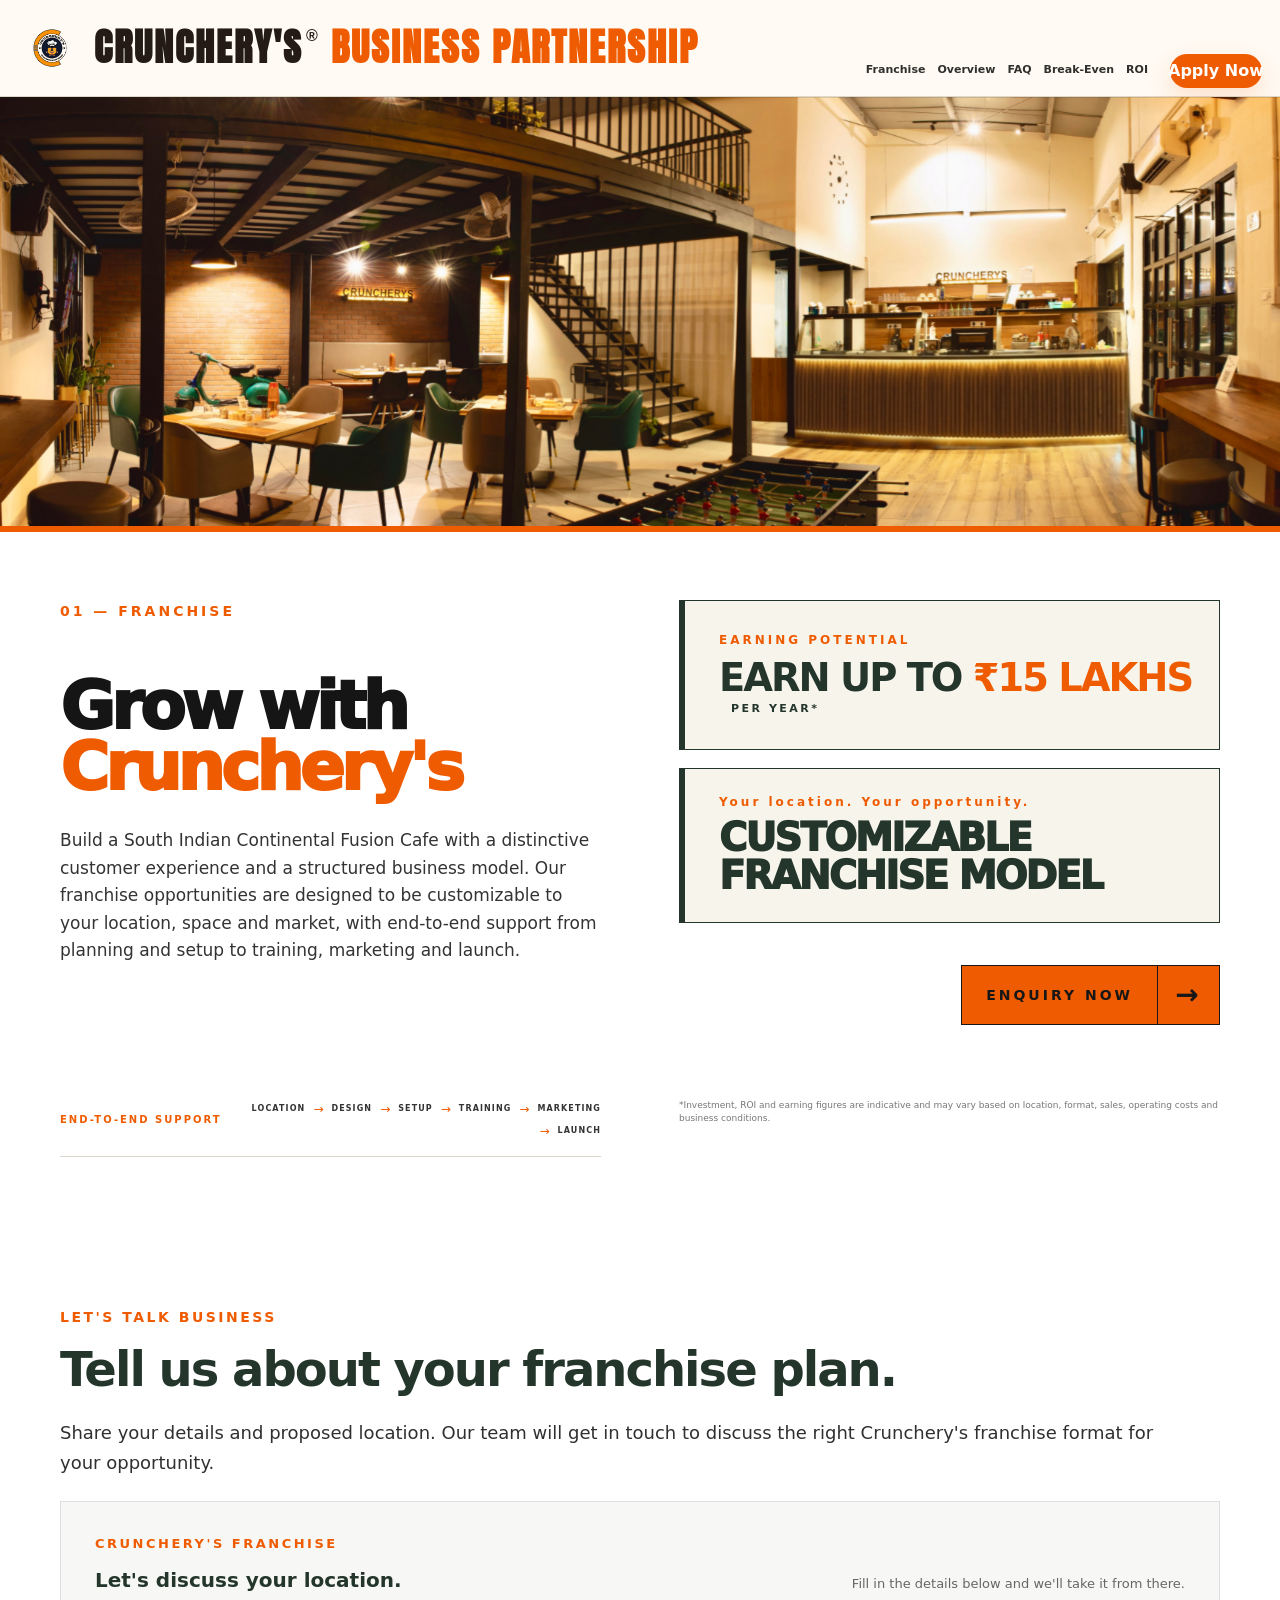
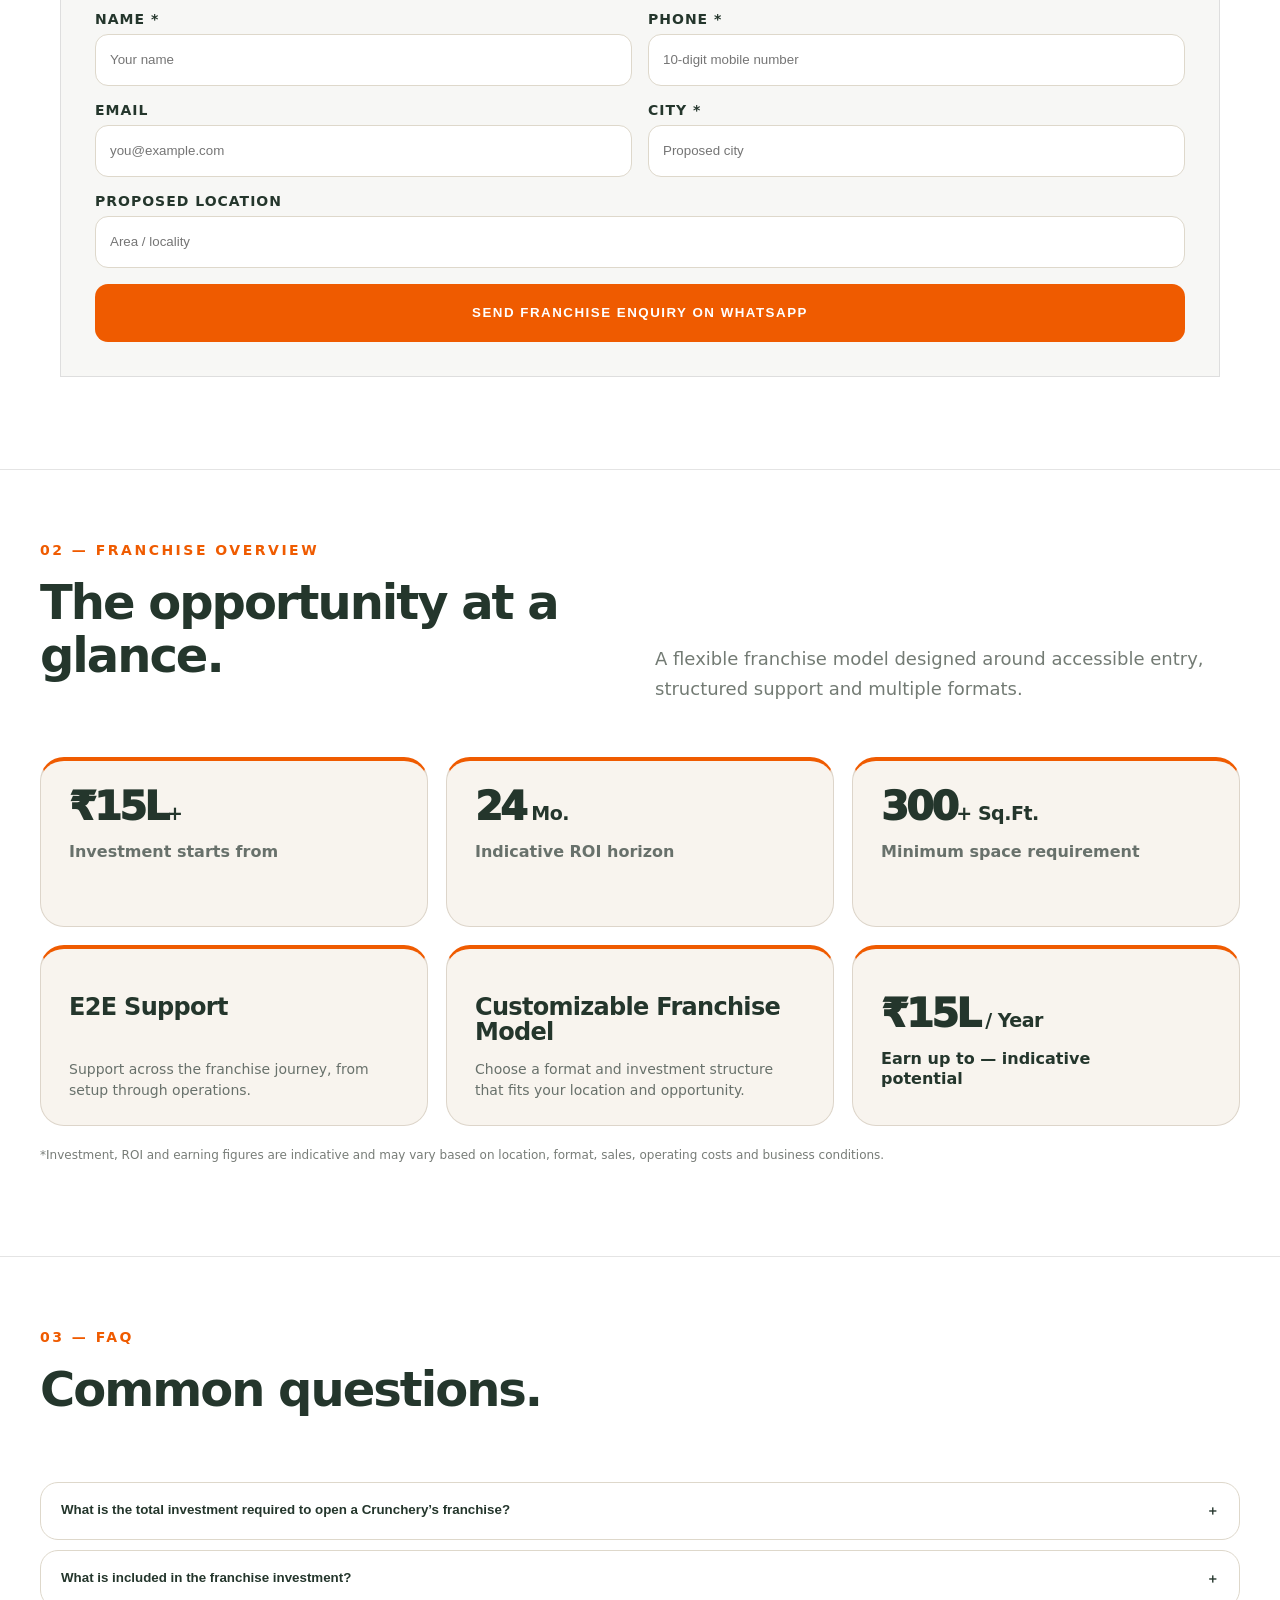
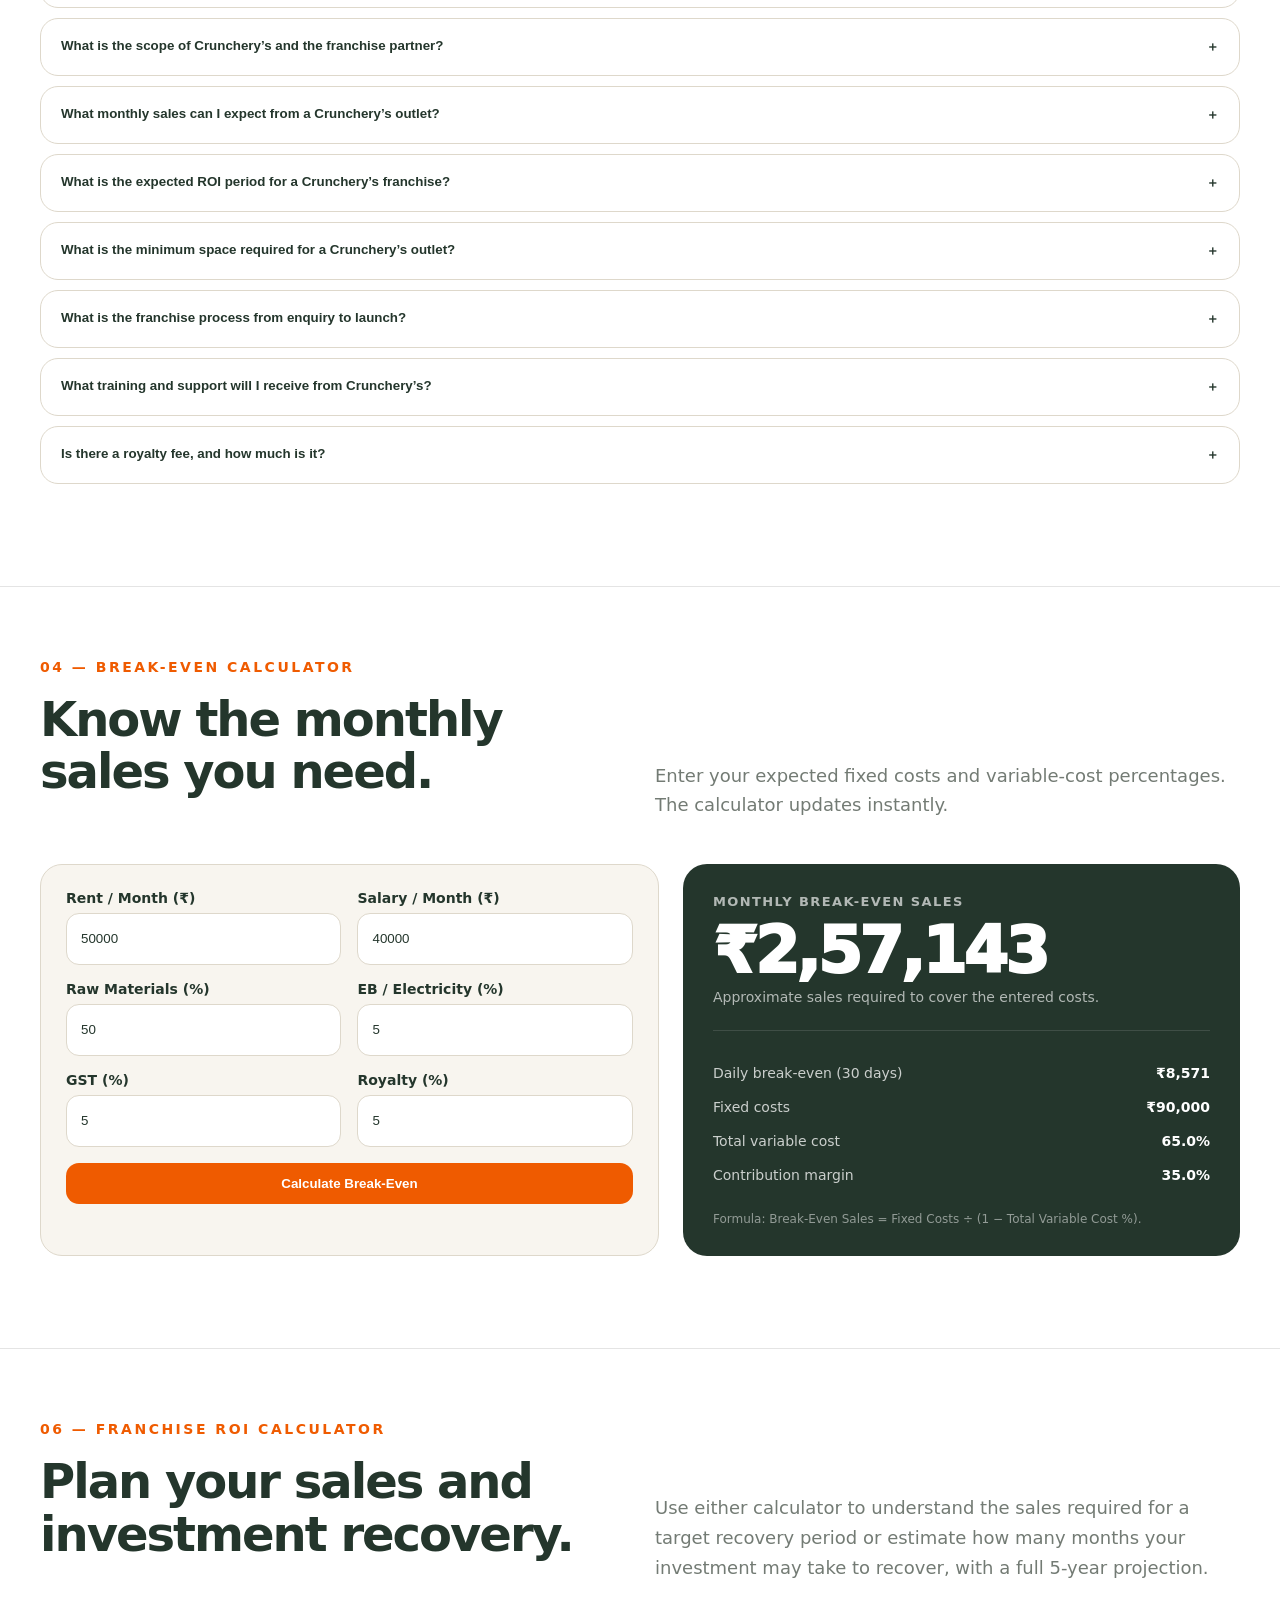
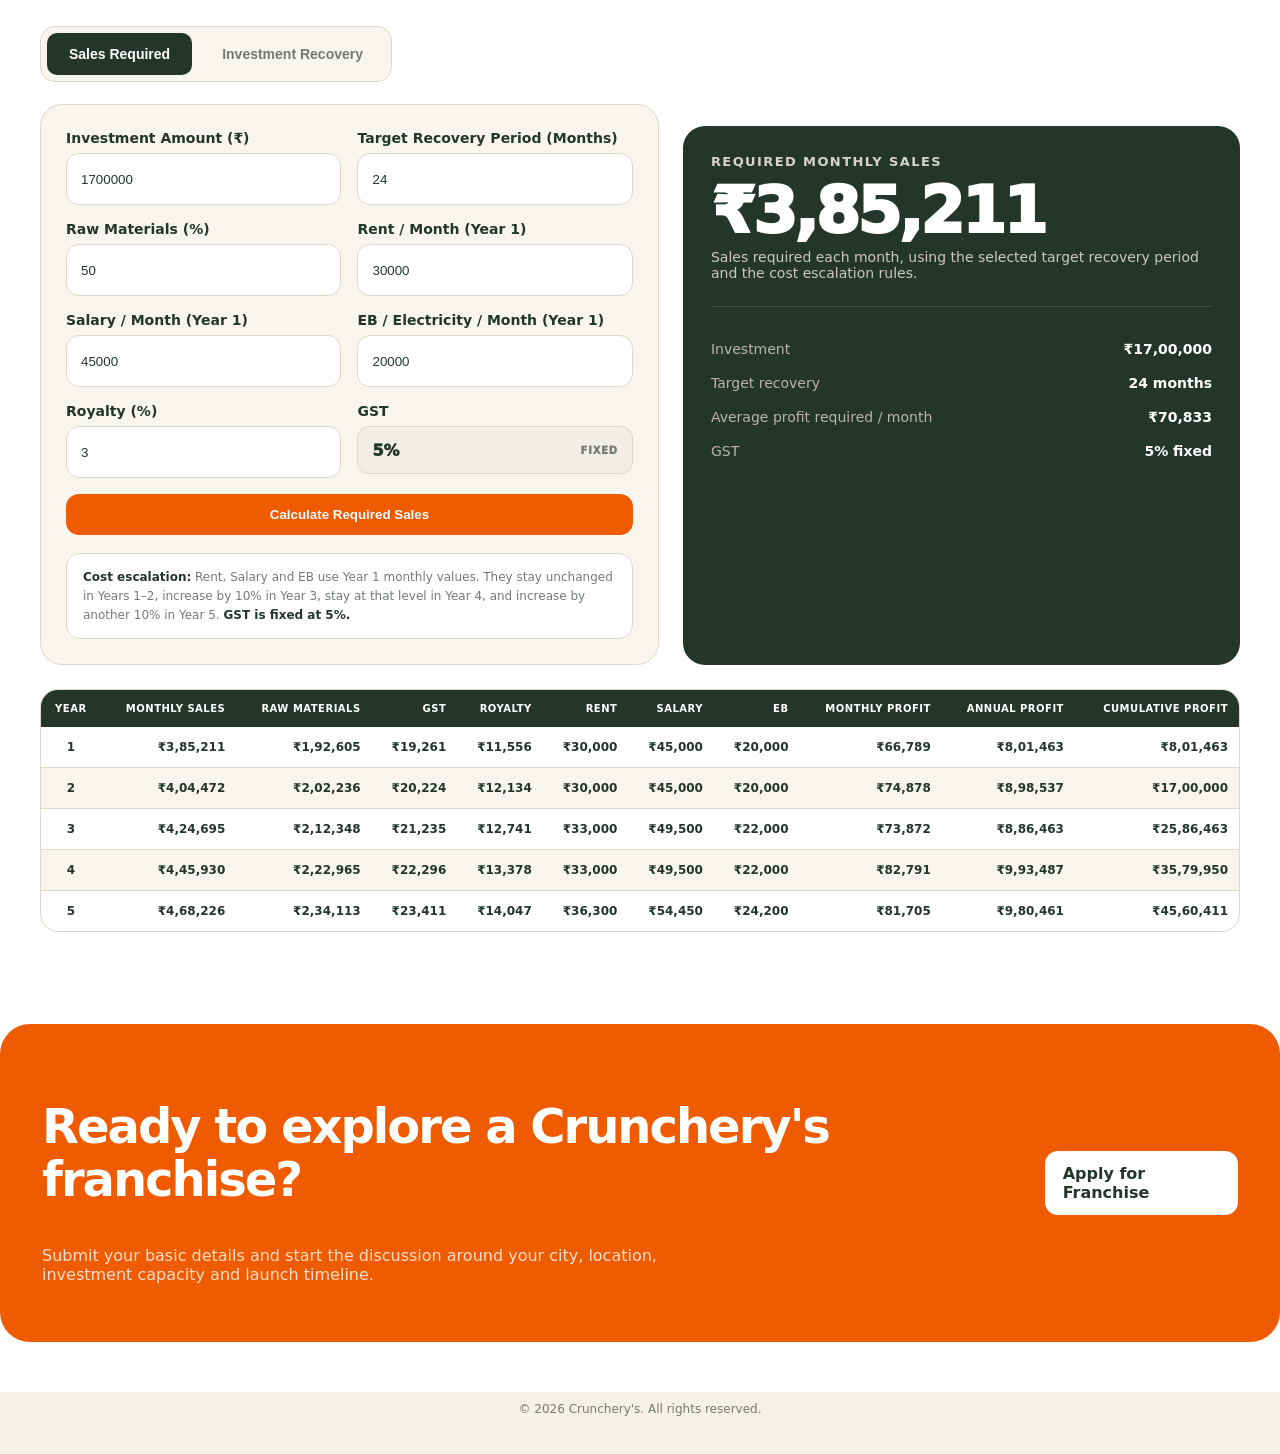
<file: franchise/index.html>
<!DOCTYPE html>
<html lang="en">
<head>
  <meta charset="UTF-8">
  <meta name="viewport" content="width=device-width, initial-scale=1.0">
  <meta name="description" content="Crunchery's Franchise – South Indian Continental Fusion Cafe. Explore investment, setup, break-even and franchise opportunities.">
  <title>Crunchery's Franchise | South Indian Continental Fusion Cafe</title>
    <style>
 @import url('https://fonts.googleapis.com/css2?family=Anton&display=swap');
/* =========================================================
   CRUNCHERY'S FRANCHISE PAGE
   SCOPED CSS
   Prevents Squarespace / existing website CSS conflicts
   ========================================================= */

:root{
  --fr-bg:#f6f1e7;
  --fr-card:#ffffff;
  --fr-text:#24362c;
  --fr-muted:#737b74;
  --fr-line:#ded8cb;
  --fr-accent:#ef5b00;
  --fr-dark:#24362c;
  --fr-good:#16834b;
  --fr-soft:#f8f5ef;
}


/* =========================================================
   PAGE RESET
   ========================================================= */

#franchise-page-only,
#franchise-page-only *{
  box-sizing:border-box;
}

html{
  scroll-behavior:smooth;
}

body{
  margin:0;
  background:var(--fr-bg);
  color:var(--fr-text);
  font-family:
    Inter,
    system-ui,
    -apple-system,
    BlinkMacSystemFont,
    "Segoe UI",
    sans-serif;
}


/* =========================================================
   HEADER — CRUNCHERY'S MAIN-SITE STYLE
   Scoped to this franchise page only.
   ========================================================= */

.franchise-header{
  width:100% !important;
  min-height:196px !important;
  background:#fffaf3 !important;
  border-bottom:1px solid var(--fr-line) !important;
  position:sticky !important;
  top:0 !important;
  z-index:9999 !important;
}

.franchise-header-inner{
  width:100% !important;
  max-width:1660px !important;
  min-height:196px !important;
  margin:0 auto !important;
  padding:18px 28px 20px !important;
  display:grid !important;
  grid-template-columns:minmax(560px,620px) minmax(0,1fr) !important;
  grid-template-rows:42px 1fr !important;
  column-gap:38px !important;
  align-items:center !important;
}

/* Full brand block */
.franchise-logo{
  grid-column:1 !important;
  grid-row:1 / span 2 !important;
  display:flex !important;
  align-items:center !important;
  justify-content:flex-start !important;
  gap:12px !important;
  width:max-content !important;
  max-width:100% !important;
  text-decoration:none !important;
}

.franchise-logo img{
  display:block !important;
  width:143px !important;
  height:143px !important;
  max-width:143px !important;
  max-height:143px !important;
  flex:0 0 128px !important;
  object-fit:contain !important;
}

/* Wordmark beside the repository logo */
.franchise-wordmark{
  display:flex !important;
  flex-direction:column !important;
  width:430px !important;
  max-width:100% !important;
}

.franchise-wordmark-name{
  font-family:"Anton",sans-serif !important;
  font-size:64px !important;
  line-height:.88 !important;
  font-weight:900 !important;
  letter-spacing:2px !important;
  color:#241b16 !important;
  white-space:nowrap !important;
}

.franchise-wordmark-name .orange{
  color:#ef5b00 !important;
}

.franchise-wordmark-name sup{
  font-family:Arial,sans-serif !important;
  font-size:16px !important;
  vertical-align:top !important;
  position:relative !important;
  top:-2px !important;
  margin-left:3px !important;
}

.franchise-wordmark-rule{
  width:100% !important;
  height:5px !important;
  background:#ef5b00 !important;
  margin:14px 0 10px !important;
display:none !important;}

.franchise-wordmark-tagline{
  color:#17243d !important;
  font-size:17px !important;
  line-height:1 !important;
  font-weight:950 !important;
  letter-spacing:.7px !important;
  white-space:nowrap !important;
}

.franchise-wordmark-tagline::before{
  content:"★" !important;
  margin-right:16px !important;
}

.franchise-wordmark-tagline::after{
  content:"★" !important;
  margin-left:16px !important;
}

/* Top-right brand promises */
.franchise-utilities{
  grid-column:2 !important;
  grid-row:1 !important;
  justify-self:end !important;
  display:flex !important;
  align-items:center !important;
  justify-content:flex-end !important;
  color:#3b342e !important;
  font-size:13px !important;
  font-weight:800 !important;
  white-space:nowrap !important;
}

.franchise-utility{
  padding:0 18px !important;
  border-right:1px solid #d8d0c4 !important;
}

.franchise-utility:last-child{
  padding-right:0 !important;
  border-right:0 !important;
}

/* Navigation row */
.franchise-nav{
  grid-column:2 !important;
  grid-row:2 !important;
  width:100% !important;
  display:flex !important;
  align-items:center !important;
  justify-content:flex-end !important;
  gap:34px !important;
  padding-top:12px !important;
}

.franchise-nav a{
  display:block !important;
  padding:13px 0 !important;
  color:#2f302d !important;
  font-size:16px !important;
  font-weight:850 !important;
  line-height:1 !important;
  white-space:nowrap !important;
  text-decoration:none !important;
  border-bottom:2px solid transparent !important;
  transition:color .2s ease,border-color .2s ease !important;
}

.franchise-nav a:hover{
  color:var(--fr-accent) !important;
  border-bottom-color:var(--fr-accent) !important;
}

/* Apply Now remains part of the navigation */
.franchise-nav .franchise-apply{
  width:158px !important;
  height:56px !important;
  display:flex !important;
  align-items:center !important;
  justify-content:center !important;
  flex:0 0 158px !important;
  padding:0 !important;
  margin-left:10px !important;
  background:var(--fr-accent) !important;
  color:#fff !important;
  border:0 !important;
  border-radius:18px !important;
  font-size:16px !important;
  font-weight:900 !important;
  box-shadow:0 10px 25px rgba(239,91,0,.16) !important;
}

.franchise-nav .franchise-apply:hover{
  color:#fff !important;
  border-bottom:0 !important;
  transform:translateY(-2px) !important;
}

/* =========================================================
   MAIN PAGE CONTAINER
   ========================================================= */

#franchise-page-only{
  width:100% !important;

  max-width:1400px !important;

  margin:0 auto !important;

  padding:
    0 30px 50px 30px !important;
}


/* =========================================================
   GENERAL CARD
   ========================================================= */

#franchise-page-only .card{
  width:100% !important;

  background:var(--fr-card) !important;

  border-radius:28px !important;

  padding:32px 40px !important;

  margin:0 0 20px 0 !important;

  border:0 !important;

  box-shadow:
    0 8px 28px rgba(70,55,35,.06) !important;
}


/* =========================================================
   TYPOGRAPHY
   ========================================================= */

#franchise-page-only h1,
#franchise-page-only h2,
#franchise-page-only h3{
  color:var(--fr-text) !important;

  margin-top:0 !important;

  line-height:1.1 !important;
}

#franchise-page-only h1{
  font-size:clamp(60px,6vw,92px) !important;

  font-weight:950 !important;

  letter-spacing:-4px !important;

  margin-bottom:22px !important;
}

#franchise-page-only h2{
  font-size:clamp(32px,4vw,48px) !important;

  font-weight:900 !important;

  letter-spacing:-2px !important;
}

#franchise-page-only h3{
  font-size:20px !important;

  font-weight:900 !important;
}

#franchise-page-only p{
  margin-top:0 !important;
}

#franchise-page-only .eyebrow{
  color:var(--fr-accent) !important;

  font-size:14px !important;

  font-weight:900 !important;

  letter-spacing:2.5px !important;

  text-transform:uppercase !important;

  margin-bottom:18px !important;
}

#franchise-page-only .subtitle{
  color:var(--fr-muted) !important;

  font-size:18px !important;

  line-height:1.65 !important;

  max-width:760px !important;
}


/* =========================================================
   HERO
   ========================================================= */

/*
   IMPORTANT:
   The #franchise-page-only prefix gives this CSS higher
   priority than the existing website .hero styles.
*/

#franchise-page-only .hero{
  width:100% !important;

  min-height:720px !important;

  display:grid !important;

  grid-template-columns:
    minmax(0,1.1fr)
    minmax(500px,.9fr) !important;

  gap:70px !important;

  align-items:center !important;

  padding:70px 0 75px !important;

  margin:0 !important;
}


/* =========================================================
   HERO LEFT
   ========================================================= */

#franchise-page-only .hero-copy{
  width:100% !important;

  min-width:0 !important;

  max-width:none !important;

  display:flex !important;

  flex-direction:column !important;

  justify-content:center !important;

  align-items:flex-start !important;

  position:relative !important;

  z-index:5 !important;
}


/* =========================================================
   HERO TITLE
   ========================================================= */

#franchise-page-only .hero-copy h1{
  width:100% !important;

  max-width:820px !important;

  margin:0 0 22px 0 !important;

  padding:0 !important;

  font-size:clamp(62px,6vw,94px) !important;

  line-height:.98 !important;

  letter-spacing:-5px !important;

  font-weight:950 !important;

  white-space:normal !important;

  overflow:visible !important;
}

#franchise-page-only .hero-copy h1 span{
  color:var(--fr-accent) !important;

  display:inline !important;
}


/* =========================================================
   HERO SUBTITLE
   ========================================================= */

#franchise-page-only .hero .subtitle{
  width:100% !important;

  max-width:700px !important;

  color:var(--fr-muted) !important;

  font-size:18px !important;

  line-height:1.65 !important;

  margin:0 !important;
}


/* =========================================================
   HERO BUTTONS
   ========================================================= */

#franchise-page-only .hero-actions{
  width:100% !important;

  display:flex !important;

  flex-wrap:wrap !important;

  align-items:center !important;

  gap:12px !important;

  margin-top:30px !important;
}

#franchise-page-only .hero-actions .btn{
  display:inline-flex !important;

  align-items:center !important;
  justify-content:center !important;

  min-height:52px !important;

  padding:0 22px !important;

  border-radius:14px !important;

  font-size:14px !important;

  font-weight:900 !important;

  text-decoration:none !important;

  cursor:pointer !important;
}


/* =========================================================
   HERO NOTE
   ========================================================= */

#franchise-page-only .hero-note{
  display:flex !important;

  align-items:flex-start !important;

  gap:12px !important;

  margin-top:28px !important;

  color:var(--fr-muted) !important;

  font-size:14px !important;

  line-height:1.5 !important;
}

#franchise-page-only .hero-note > span{
  color:var(--fr-accent) !important;

  font-size:16px !important;
}

#franchise-page-only .hero-note strong{
  color:var(--fr-text) !important;
}

/* =========================================================
   HERO — FRANCHISE POSTER
   ========================================================= */

#franchise-page-only .hero-visual{
  position:relative !important;
  width:100% !important;
  min-width:0 !important;
  min-height:620px !important;

  padding:0 !important;
  overflow:hidden !important;

  border-radius:38px !important;

  background:none !important;

  box-shadow:
    0 25px 60px rgba(36,54,44,.16) !important;
}

#franchise-page-only .franchise-poster{
  display:block !important;

  width:100% !important;
  height:100% !important;

  min-width:100% !important;
  min-height:620px !important;

  margin:0 !important;
  padding:0 !important;

  object-fit:cover !important;
  object-position:center center !important;

  border-radius:38px !important;
}




/* =========================================================
   BUTTONS
   ========================================================= */

#franchise-page-only .btn{
  border:0 !important;

  border-radius:13px !important;

  padding:13px 18px !important;

  font-weight:900 !important;

  cursor:pointer !important;

  display:inline-flex !important;

  align-items:center !important;

  justify-content:center !important;

  gap:8px !important;

  text-decoration:none !important;

  transition:
    transform .18s ease,
    background .18s ease !important;
}

#franchise-page-only .btn:hover{
  transform:translateY(-2px) !important;
}

#franchise-page-only .btn-primary{
  background:var(--fr-accent) !important;

  color:#fff !important;
}

#franchise-page-only .btn-dark{
  background:var(--fr-dark) !important;

  color:#fff !important;
}

#franchise-page-only .btn-light{
  background:#fff !important;

  color:var(--fr-text) !important;
}

#franchise-page-only .btn-block{
  width:100% !important;
}


/* =========================================================
   SECTION HEAD
   ========================================================= */

#franchise-page-only .section-head{
  display:flex !important;

  justify-content:space-between !important;

  align-items:flex-end !important;

  gap:30px !important;

  margin-bottom:26px !important;
}

#franchise-page-only .section-head > div{
  flex:1 !important;
}

#franchise-page-only .section-head .subtitle{
  flex:1 !important;

  max-width:620px !important;
}


/* =========================================================
   METRICS
   ========================================================= */

#franchise-page-only .metric-grid{
  width:100% !important;

  display:grid !important;

  grid-template-columns:
    repeat(4,minmax(0,1fr)) !important;

  gap:14px !important;

  margin-top:25px !important;
}

#franchise-page-only .metric{
  background:var(--fr-soft) !important;

  border:1px solid var(--fr-line) !important;

  border-radius:20px !important;

  padding:22px !important;
}

#franchise-page-only .metric-value{
  color:var(--fr-text) !important;

  font-size:25px !important;

  font-weight:950 !important;

  margin-bottom:5px !important;
}

#franchise-page-only .metric-label{
  color:var(--fr-muted) !important;

  font-size:13px !important;

  font-weight:700 !important;
}


/* =========================================================
   GRIDS
   ========================================================= */

#franchise-page-only .grid{
  display:grid !important;

  grid-template-columns:
    repeat(3,minmax(0,1fr)) !important;

  gap:18px !important;
}

#franchise-page-only .grid2{
  display:grid !important;

  grid-template-columns:
    repeat(2,minmax(0,1fr)) !important;

  gap:18px !important;
}


/* =========================================================
   INFO CARDS
   ========================================================= */

#franchise-page-only .info-card{
  border:
    1px solid var(--fr-line) !important;

  border-radius:20px !important;

  padding:24px !important;

  background:#fff !important;
}

#franchise-page-only .info-icon{
  width:44px !important;
  height:44px !important;

  border-radius:13px !important;

  background:#fff1e8 !important;

  color:var(--fr-accent) !important;

  display:grid !important;

  place-items:center !important;

  font-weight:950 !important;

  margin-bottom:15px !important;
}

#franchise-page-only .info-card p{
  color:var(--fr-muted) !important;

  font-size:14px !important;

  line-height:1.6 !important;
}

#franchise-page-only .price{
  color:var(--fr-text) !important;

  font-size:25px !important;

  font-weight:950 !important;

  margin-bottom:5px !important;
}

#franchise-page-only .small{
  color:var(--fr-muted) !important;

  font-size:13px !important;
}


/* =========================================================
   COST ROWS
   ========================================================= */

#franchise-page-only .cost-row{
  display:grid !important;

  grid-template-columns:
    minmax(0,1fr)
    auto !important;

  gap:20px !important;

  align-items:center !important;

  padding:17px 0 !important;

  border-bottom:
    1px solid var(--fr-line) !important;
}

#franchise-page-only .cost-row:last-child{
  border-bottom:0 !important;
}

#franchise-page-only .cost-title{
  color:var(--fr-text) !important;

  font-weight:900 !important;
}

#franchise-page-only .cost-desc{
  color:var(--fr-muted) !important;

  font-size:13px !important;
}

#franchise-page-only .cost-value{
  color:var(--fr-text) !important;

  font-size:18px !important;

  font-weight:950 !important;

  white-space:nowrap !important;
}


/* =========================================================
   CALCULATOR
   ========================================================= */

#franchise-page-only .calculator{
  width:100% !important;

  display:grid !important;

  grid-template-columns:
    minmax(0,1fr)
    minmax(400px,.9fr) !important;

  gap:24px !important;
}

#franchise-page-only .calc-panel{
  border:
    1px solid var(--fr-line) !important;

  border-radius:22px !important;

  padding:25px !important;

  background:var(--fr-soft) !important;
}

#franchise-page-only .form-grid{
  display:grid !important;

  grid-template-columns:
    repeat(2,minmax(0,1fr)) !important;

  gap:16px !important;
}

#franchise-page-only .field{
  display:flex !important;

  flex-direction:column !important;

  gap:7px !important;
}

#franchise-page-only .field.full{
  grid-column:1/-1 !important;
}

#franchise-page-only label{
  color:var(--fr-text) !important;

  font-size:14px !important;

  font-weight:850 !important;
}


/* =========================================================
   INPUTS
   ========================================================= */

#franchise-page-only input,
#franchise-page-only select,
#franchise-page-only textarea{
  width:100% !important;

  height:52px !important;

  border:
    1px solid var(--fr-line) !important;

  border-radius:13px !important;

  padding:0 14px !important;

  background:#fff !important;

  color:var(--fr-text) !important;

  outline:none !important;
}

#franchise-page-only textarea{
  height:110px !important;

  padding:13px 14px !important;

  resize:vertical !important;
}

#franchise-page-only input:focus,
#franchise-page-only select:focus,
#franchise-page-only textarea:focus{
  border-color:var(--fr-accent) !important;

  box-shadow:
    0 0 0 3px rgba(239,91,0,.09) !important;
}


/* =========================================================
   RESULT CARD
   ========================================================= */

#franchise-page-only .result-card{
  width:100% !important;

  min-height:100% !important;

  background:var(--fr-dark) !important;

  color:#fff !important;

  border-radius:24px !important;

  padding:30px !important;

  display:flex !important;

  flex-direction:column !important;
}

#franchise-page-only .result-label{
  color:rgba(255,255,255,.65) !important;

  font-size:13px !important;

  font-weight:800 !important;

  text-transform:uppercase !important;

  letter-spacing:1.4px !important;
}

#franchise-page-only .result-number{
  color:#fff !important;

  font-size:clamp(42px,5vw,64px) !important;

  font-weight:950 !important;

  line-height:1 !important;

  letter-spacing:-3px !important;

  margin:10px 0 6px !important;
}

#franchise-page-only .result-sub{
  color:rgba(255,255,255,.65) !important;

  font-size:14px !important;
}

#franchise-page-only .result-divider{
  height:1px !important;

  background:rgba(255,255,255,.12) !important;

  margin:25px 0 !important;
}

#franchise-page-only .result-line{
  display:flex !important;

  justify-content:space-between !important;

  gap:20px !important;

  padding:9px 0 !important;

  color:rgba(255,255,255,.76) !important;

  font-size:14px !important;
}

#franchise-page-only .result-line strong{
  color:#fff !important;
}

#franchise-page-only .formula{
  margin-top:auto !important;

  padding-top:20px !important;

  color:rgba(255,255,255,.5) !important;

  font-size:12px !important;
}


/* =========================================================
   TIER
   ========================================================= */

#franchise-page-only .tier{
  position:relative !important;

  overflow:hidden !important;
}

#franchise-page-only .tier-badge{
  position:absolute !important;

  right:20px !important;
  top:20px !important;

  background:#fff1e8 !important;

  color:var(--fr-accent) !important;

  padding:7px 10px !important;

  border-radius:999px !important;

  font-size:11px !important;

  font-weight:950 !important;

  text-transform:uppercase !important;
}

#franchise-page-only .tier-list{
  list-style:none !important;

  margin:18px 0 0 !important;

  padding:0 !important;
}

#franchise-page-only .tier-list li{
  padding:9px 0 !important;

  border-bottom:
    1px solid var(--fr-line) !important;

  color:var(--fr-muted) !important;

  font-size:14px !important;
}

#franchise-page-only .tier-list li:last-child{
  border-bottom:0 !important;
}

#franchise-page-only .tier-list li::before{
  content:"✓" !important;

  color:var(--fr-good) !important;

  font-weight:950 !important;

  margin-right:9px !important;
}


/* =========================================================
   PROCESS
   ========================================================= */

#franchise-page-only .process{
  display:grid !important;

  grid-template-columns:
    repeat(7,minmax(0,1fr)) !important;

  gap:8px !important;

  margin-top:26px !important;
}

#franchise-page-only .step{
  text-align:center !important;

  padding:17px 8px !important;

  border:
    1px solid var(--fr-line) !important;

  border-radius:18px !important;

  background:var(--fr-soft) !important;
}

#franchise-page-only .step-no{
  width:36px !important;
  height:36px !important;

  border-radius:50% !important;

  background:var(--fr-accent) !important;

  color:#fff !important;

  display:grid !important;

  place-items:center !important;

  margin:0 auto 10px !important;

  font-weight:950 !important;

  font-size:13px !important;
}

#franchise-page-only .step strong{
  color:var(--fr-text) !important;

  font-size:13px !important;

  display:block !important;
}

#franchise-page-only .step span{
  color:var(--fr-muted) !important;

  font-size:11px !important;
}


/* =========================================================
   FAQ
   ========================================================= */

#franchise-page-only .faq{
  border:
    1px solid var(--fr-line) !important;

  border-radius:18px !important;

  margin-bottom:10px !important;

  overflow:hidden !important;

  background:#fff !important;
}

#franchise-page-only .faq button{
  width:100% !important;

  background:none !important;

  border:0 !important;

  padding:19px 20px !important;

  text-align:left !important;

  display:flex !important;

  justify-content:space-between !important;

  gap:20px !important;

  color:var(--fr-text) !important;

  cursor:pointer !important;

  font-weight:900 !important;
}

#franchise-page-only .faq-plus{
  transition:transform .18s ease !important;
}

#franchise-page-only .faq-answer{
  display:none !important;

  padding:0 20px 19px !important;

  color:var(--fr-muted) !important;

  font-size:14px !important;
}

#franchise-page-only .faq.open .faq-answer{
  display:block !important;
}

#franchise-page-only .faq.open .faq-plus{
  transform:rotate(45deg) !important;
}


/* =========================================================
   QUESTIONNAIRE
   ========================================================= */

#franchise-page-only .questionnaire{
  display:grid !important;

  grid-template-columns:
    minmax(300px,.8fr)
    minmax(0,1.2fr) !important;

  gap:28px !important;
}

#franchise-page-only .contact-panel{
  background:var(--fr-dark) !important;

  color:#fff !important;

  border-radius:24px !important;

  padding:30px !important;

  height:100% !important;
}

#franchise-page-only .contact-panel h3{
  color:#fff !important;

  font-size:30px !important;
}

#franchise-page-only .contact-panel p{
  color:rgba(255,255,255,.7) !important;
}

#franchise-page-only .contact-list{
  list-style:none !important;

  padding:0 !important;

  margin:24px 0 0 !important;
}

#franchise-page-only .contact-list li{
  padding:11px 0 !important;

  border-bottom:
    1px solid rgba(255,255,255,.1) !important;

  font-size:14px !important;
}

#franchise-page-only .contact-list strong{
  display:block !important;

  color:#fff !important;
}

#franchise-page-only .contact-list span{
  color:rgba(255,255,255,.65) !important;
}

#franchise-page-only .form-card{
  border:
    1px solid var(--fr-line) !important;

  border-radius:24px !important;

  padding:26px !important;

  background:var(--fr-soft) !important;
}


/* =========================================================
   FINAL CTA
   ========================================================= */

#franchise-page-only .cta{
  background:var(--fr-accent) !important;

  color:#fff !important;

  border-radius:30px !important;

  padding:42px !important;

  display:flex !important;

  align-items:center !important;

  justify-content:space-between !important;

  gap:30px !important;
}

#franchise-page-only .cta h2{
  color:#fff !important;
}

#franchise-page-only .cta p{
  color:rgba(255,255,255,.8) !important;

  max-width:650px !important;
}


/* =========================================================
   FOOTER
   ========================================================= */

body > footer,
footer{
  padding:10px 28px 38px !important;

  text-align:center !important;

  color:var(--fr-muted) !important;

  font-size:12px !important;
}


/* =========================================================
   TOAST
   ========================================================= */

#toast{
  position:fixed !important;

  right:20px !important;
  bottom:20px !important;

  background:var(--fr-dark) !important;

  color:#fff !important;

  padding:14px 18px !important;

  border-radius:14px !important;

  box-shadow:
    0 10px 30px rgba(0,0,0,.18) !important;

  display:none;

  z-index:99999 !important;

  font-size:14px !important;
}


/* =========================================================
   1200px
   ========================================================= */

@media (max-width:1200px){

  .franchise-header-inner{
    grid-template-columns:
      160px
      minmax(0,1fr)
      140px !important;
  }

  .franchise-nav{
    gap:28px !important;
  }

  #franchise-page-only .hero{
    grid-template-columns:
      minmax(0,1fr)
      minmax(440px,.85fr) !important;

    gap:45px !important;
  }

  #franchise-page-only .hero-visual{
    min-width:440px !important;
  }

}


/* =========================================================
   1000px
   ========================================================= */

@media (max-width:1000px){

  .franchise-header-inner{
    grid-template-columns:
      130px
      minmax(0,1fr)
      125px !important;

    padding:0 18px !important;
  }

  .franchise-nav{
    gap:20px !important;
  }

  .franchise-nav a{
    font-size:13px !important;
  }

  .franchise-apply{
    width:125px !important;
  }

  #franchise-page-only{
    padding-left:22px !important;
    padding-right:22px !important;
  }

  #franchise-page-only .hero{
    grid-template-columns:
      minmax(0,1fr)
      minmax(390px,.8fr) !important;

    gap:30px !important;
  }

  #franchise-page-only .hero-visual{
    min-width:390px !important;
    min-height:560px !important;
    padding:34px !important;
  }

  #franchise-page-only .hero-copy h1{
    font-size:clamp(52px,6vw,72px) !important;
  }

}


/* =========================================================
   900px
   ========================================================= */

@media (max-width:1200px){
  .franchise-header-inner{
    grid-template-columns:minmax(450px,520px) minmax(0,1fr) !important;
    column-gap:22px !important;
    padding-left:22px !important;
    padding-right:22px !important;
  }

  .franchise-logo{
    gap:18px !important;
  }

  .franchise-logo img{
    width:105px !important;
    height:105px !important;
    max-width:105px !important;
    max-height:105px !important;
    flex-basis:105px !important;
  }

  .franchise-wordmark-name{
    font-size:52px !important;
  }

  .franchise-wordmark-rule{
    height:4px !important;
    margin:11px 0 8px !important;
  }

  .franchise-wordmark-tagline{
    font-size:14px !important;
  }

  .franchise-nav{
    gap:22px !important;
  }

  .franchise-nav a{
    font-size:14px !important;
  }

  .franchise-nav .franchise-apply{
    width:140px !important;
    flex-basis:140px !important;
  }
}

@media (max-width:1000px){
  .franchise-header,
  .franchise-header-inner{
    min-height:155px !important;
  }

  .franchise-header-inner{
    grid-template-columns:minmax(350px,430px) minmax(0,1fr) !important;
    padding:14px 18px !important;
    column-gap:16px !important;
  }

  .franchise-logo{
    gap:12px !important;
  }

  .franchise-logo img{
    width:82px !important;
    height:82px !important;
    max-width:82px !important;
    max-height:82px !important;
    flex-basis:82px !important;
  }

  .franchise-wordmark-name{
    font-size:41px !important;
  }

  .franchise-wordmark-rule{
    height:3px !important;
    margin:8px 0 6px !important;
  }

  .franchise-wordmark-tagline{
    font-size:10px !important;
  }

  .franchise-wordmark-tagline::before{
    margin-right:8px !important;
  }

  .franchise-wordmark-tagline::after{
    margin-left:8px !important;
  }

  .franchise-utilities{
    font-size:10px !important;
  }

  .franchise-utility{
    padding:0 8px !important;
  }

  .franchise-nav{
    gap:14px !important;
    padding-top:5px !important;
  }

  .franchise-nav a{
    font-size:11px !important;
  }

  .franchise-nav .franchise-apply{
    width:118px !important;
    height:44px !important;
    flex-basis:118px !important;
    border-radius:13px !important;
    font-size:12px !important;
    margin-left:2px !important;
  }
}

@media (max-width:900px){

  .franchise-header{
    min-height:76px !important;
    height:76px !important;
  }

  .franchise-header-inner{
    min-height:76px !important;
    height:76px !important;
    display:flex !important;
    justify-content:space-between !important;
    align-items:center !important;
    padding:8px 18px !important;
  }

  .franchise-utilities{
    display:none !important;
  }

  .franchise-nav{
    display:flex !important;
    width:auto !important;
    padding:0 !important;
    gap:0 !important;
  }

  .franchise-nav a:not(.franchise-apply){
    display:none !important;
  }

  .franchise-logo{
    width:auto !important;
    max-width:72% !important;
    gap:9px !important;
  }

  .franchise-logo img{
    width:52px !important;
    height:52px !important;
    max-width:52px !important;
    max-height:52px !important;
    flex-basis:52px !important;
  }

  .franchise-wordmark{
    width:auto !important;
  }

  .franchise-wordmark-name{
    font-size:30px !important;
  }

  .franchise-wordmark-rule{
    height:2px !important;
    margin:5px 0 !important;
  }

  .franchise-wordmark-tagline{
    font-size:7px !important;
  }

  .franchise-nav .franchise-apply{
    width:112px !important;
    height:44px !important;
    flex-basis:112px !important;
    margin:0 !important;
    border-radius:13px !important;
    font-size:12px !important;
  }

  #franchise-page-only{
    padding:0 20px 40px !important;
  }

  #franchise-page-only .hero{
    display:grid !important;

    grid-template-columns:1fr !important;

    gap:30px !important;

    min-height:auto !important;

    padding:55px 0 !important;
  }

  #franchise-page-only .hero-copy{
    width:100% !important;
  }

  #franchise-page-only .hero-copy h1{
    width:100% !important;

    max-width:850px !important;

    font-size:
      clamp(52px,8vw,78px) !important;

    letter-spacing:-4px !important;
  }

  #franchise-page-only .hero-visual{
    width:100% !important;

    min-width:0 !important;

    min-height:500px !important;
  }

  #franchise-page-only .metric-grid{
    grid-template-columns:
      repeat(2,minmax(0,1fr)) !important;
  }

  #franchise-page-only .grid{
    grid-template-columns:
      repeat(2,minmax(0,1fr)) !important;
  }

  #franchise-page-only .calculator{
    grid-template-columns:1fr !important;
  }

  #franchise-page-only .questionnaire{
    grid-template-columns:1fr !important;
  }

  #franchise-page-only .process{
    grid-template-columns:
      repeat(4,minmax(0,1fr)) !important;
  }

}


/* =========================================================
   600px
   ========================================================= */

@media (max-width:600px){

  .franchise-header{
    min-height:68px !important;
    height:68px !important;
  }

  .franchise-header-inner{
    min-height:68px !important;
    height:68px !important;
    padding:7px 14px !important;
  }

  .franchise-logo{
    gap:7px !important;
    max-width:70% !important;
  }

  .franchise-logo img{
    width:44px !important;
    height:44px !important;
    max-width:44px !important;
    max-height:44px !important;
    flex-basis:44px !important;
  }

  .franchise-wordmark-name{
    font-size:23px !important;
  }

  .franchise-wordmark-rule{
    height:2px !important;
    margin:3px 0 !important;
  }

  .franchise-wordmark-tagline{
    font-size:5px !important;
  }

  .franchise-nav .franchise-apply{
    width:100px !important;
    height:40px !important;
    flex-basis:100px !important;
    border-radius:11px !important;
    font-size:11px !important;
  }

  #franchise-page-only{
    padding:
      0 16px 30px !important;
  }

  #franchise-page-only .card{
    padding:24px 20px !important;

    border-radius:22px !important;
  }

  #franchise-page-only .hero{
    padding:
      38px 0 42px !important;

    gap:24px !important;
  }

  #franchise-page-only .hero-copy h1{
    font-size:
      clamp(44px,13vw,62px) !important;

    letter-spacing:-3px !important;

    line-height:.98 !important;
  }

  #franchise-page-only .hero .subtitle{
    font-size:16px !important;
  }

  #franchise-page-only .hero-actions{
    flex-direction:column !important;

    align-items:stretch !important;

    width:100% !important;
  }

  #franchise-page-only .hero-actions .btn{
    width:100% !important;
  }

  #franchise-page-only .hero-visual{
    min-height:430px !important;

    padding:28px !important;

    border-radius:25px !important;
  }

  #franchise-page-only .visual-title{
    font-size:43px !important;

    letter-spacing:-2px !important;
  }

  #franchise-page-only .visual-copy{
    font-size:14px !important;
  }

  #franchise-page-only .metric-grid,
  #franchise-page-only .grid,
  #franchise-page-only .grid2,
  #franchise-page-only .form-grid{
    grid-template-columns:1fr !important;
  }

  #franchise-page-only .process{
    grid-template-columns:
      repeat(2,minmax(0,1fr)) !important;
  }

  #franchise-page-only .section-head{
    display:block !important;
  }

  #franchise-page-only .section-head .subtitle{
    margin-top:12px !important;
  }

  #franchise-page-only .cost-row{
    grid-template-columns:1fr !important;

    gap:5px !important;
  }

  #franchise-page-only .cost-value{
    white-space:normal !important;
  }

  #franchise-page-only .cta{
    display:block !important;

    padding:30px 22px !important;

    border-radius:24px !important;
  }

  #franchise-page-only .cta .btn{
    width:100% !important;

    margin-top:12px !important;
  }

}


/* =========================================================
   380px
   ========================================================= */

@media (max-width:380px){

  .franchise-apply{
    width:100px !important;

    font-size:11px !important;
  }

  #franchise-page-only .hero-copy h1{
    font-size:42px !important;
  }

  #franchise-page-only .visual-title{
    font-size:38px !important;
  }

}


/* Anchor positioning for sticky header */
#franchise-page-only > section[id]{
  scroll-margin-top:220px !important;
}

#franchise-opening,
#franchise-story{
  scroll-margin-top:220px !important;
}

/* =========================================================
   HOST-PAGE SAFETY / STANDALONE LAYOUT
   These rules keep this franchise page independent from
   Squarespace / existing Crunchery's website styles.
   ========================================================= */

html, body{
  width:100% !important;
  min-width:0 !important;
  overflow-x:hidden !important;
}

body{
  min-height:100vh !important;
}

.franchise-header,
#franchise-page-only,
body > footer{
  position:relative;
  left:auto !important;
  right:auto !important;
  transform:none !important;
}

.franchise-header-inner,
#franchise-page-only{
  box-sizing:border-box !important;
}

.franchise-header-inner{
  margin-left:auto !important;
  margin-right:auto !important;
}

#franchise-page-only{
  display:block !important;
}

#franchise-page-only .hero{
  width:100% !important;
  box-sizing:border-box !important;
}

#franchise-page-only .hero-copy,
#franchise-page-only .hero-visual{
  box-sizing:border-box !important;
}

#franchise-page-only .hero-copy h1{
  overflow-wrap:normal !important;
  word-break:normal !important;
}

#franchise-page-only .subtitle,
#franchise-page-only p{
  word-break:normal !important;
}

@media (min-width:901px){
  .franchise-header-inner{
    grid-template-columns:650px minmax(0,1fr) !important;
    max-width:1500px !important;
    padding-left:24px !important;
    padding-right:24px !important;
  }

  #franchise-page-only{
    max-width:1280px !important;
    padding-left:0 !important;
    padding-right:0 !important;
  }

  #franchise-page-only .hero{
    grid-template-columns:minmax(0,1.12fr) minmax(480px,.88fr) !important;
    gap:56px !important;
  }

  #franchise-page-only .hero-copy h1{
    max-width:820px !important;
    font-size:clamp(58px,5.3vw,82px) !important;
  }

  #franchise-page-only .hero-visual{
    min-width:0 !important;
    width:100% !important;
  }
}

@media (max-width:1200px) and (min-width:901px){
  .franchise-header-inner,
  #franchise-page-only{
    max-width:calc(100% - 48px) !important;
  }

  #franchise-page-only .hero{
    grid-template-columns:minmax(0,1.05fr) minmax(420px,.95fr) !important;
    gap:40px !important;
  }

  #franchise-page-only .hero-visual{
    min-width:0 !important;
  }
}


/* =========================================================
   FINAL DESKTOP HEADER OVERRIDE
   The header contains ONLY two layout columns:
   LEFT = complete Crunchery's brand
   RIGHT = navigation + Apply Now
   ========================================================= */

@media (min-width:1301px){
  .franchise-header-inner{
    width:100% !important;
    max-width:none !important;
    box-sizing:border-box !important;
    display:grid !important;
    grid-template-columns:minmax(700px, 700px) minmax(0, 1fr) !important;
    grid-template-rows:1fr !important;
    column-gap:28px !important;
    align-items:center !important;
    padding:18px 28px 20px !important;
  }

  .franchise-logo{
    grid-column:1 !important;
    grid-row:1 !important;
    width:100% !important;
    max-width:700px !important;
    justify-self:start !important;
    align-self:center !important;
    gap:0 !important;
  }

  .franchise-logo img{
    width:220px !important;
    height:220px !important;
    max-width:220px !important;
    max-height:220px !important;
    flex:0 0 220px !important;
    min-width:220px !important;
    flex-shrink:0 !important;
  }

  .franchise-wordmark{
  width:430px !important;
  max-width:430px !important;
  flex:0 0 430px !important;
  margin-left:-60px !important;
}

  .franchise-wordmark-name{
    font-size:62px !important;
  }

  .franchise-wordmark-tagline{
    font-size:16px !important;
    letter-spacing:.45px !important;
  }

  .franchise-nav{
    grid-column:2 !important;
    grid-row:1 !important;
    width:100% !important;
    min-width:0 !important;
    justify-self:stretch !important;
    display:flex !important;
    align-items:center !important;
    justify-content:flex-end !important;
    gap:24px !important;
    padding:0 !important;
    margin:0 !important;
    overflow:visible !important;
  }

  .franchise-nav a{
    font-size:15px !important;
    flex:0 0 auto !important;
  }

  .franchise-nav .franchise-apply{
    width:158px !important;
    min-width:158px !important;
    flex:0 0 158px !important;
    margin-left:4px !important;
  }
}

@media (min-width:901px) and (max-width:1300px){

  .franchise-header-inner{
    grid-template-columns:500px minmax(0,1fr) !important;
    column-gap:18px !important;
    padding-left:20px !important;
    padding-right:20px !important;
  }

  .franchise-logo{
    width:520px !important;
    max-width:520px !important;
  }

  .franchise-logo img{
    width:90px !important;
    height:90px !important;
    max-width:90px !important;
    max-height:90px !important;
    flex-basis:90px !important;
  }

  .franchise-wordmark{
    width:390px !important;
    max-width:390px !important;
  }

  .franchise-wordmark-name{
    font-size:50px !important;
  }

  .franchise-wordmark-tagline{
    font-size:12px !important;
  }

  .franchise-nav{
    gap:14px !important;
  }

  .franchise-nav a{
    font-size:12.5px !important;
  }

  .franchise-nav .franchise-apply{
    width:125px !important;
    flex-basis:125px !important;
  }
}


@media (min-width:901px) and (max-width:1100px){

  .franchise-header-inner{
    grid-template-columns:430px minmax(0,1fr) !important;
    column-gap:18px !important;
  }

  .franchise-logo{
    width:430px !important;
    max-width:430px !important;
  }

  .franchise-logo img{
    width:78px !important;
    height:78px !important;
    max-width:78px !important;
    max-height:78px !important;
    flex-basis:78px !important;
  }

  .franchise-wordmark{
    width:330px !important;
    max-width:330px !important;
  }

  .franchise-wordmark-name{
    font-size:42px !important;
  }

  .franchise-wordmark-tagline{
    font-size:10px !important;
  }

  .franchise-nav{
    gap:12px !important;
  }

  .franchise-nav a:not(.franchise-apply){
    display:none !important;
  }

  .franchise-nav .franchise-apply{
    width:120px !important;
    flex-basis:120px !important;
    height:46px !important;
  }
}



/* =========================================================
   ROI PROJECTION CALCULATOR
   ========================================================= */
#franchise-page-only .roi-tabs{
  display:flex !important; gap:8px !important; margin:0 0 22px !important;
  padding:6px !important; background:var(--fr-soft) !important;
  border:1px solid var(--fr-line) !important; border-radius:15px !important;
  width:max-content !important; max-width:100% !important;
}
#franchise-page-only .roi-tab{
  border:0 !important; background:transparent !important; color:var(--fr-muted) !important;
  padding:13px 22px !important; border-radius:10px !important; font-size:14px !important;
  font-weight:900 !important; cursor:pointer !important;
}
#franchise-page-only .roi-tab.active{background:var(--fr-dark) !important;color:#fff !important;}
#franchise-page-only .roi-panel{display:none !important;}
#franchise-page-only .roi-panel.active{display:block !important;}
#franchise-page-only .roi-fixed{
  min-height:48px !important; display:flex !important; align-items:center !important;
  justify-content:space-between !important; padding:12px 14px !important;
  border:1px solid var(--fr-line) !important; border-radius:12px !important;
  background:#f1eee8 !important; color:var(--fr-text) !important; font-weight:950 !important;
}
#franchise-page-only .roi-fixed span{font-size:10px !important;color:var(--fr-muted) !important;text-transform:uppercase !important;letter-spacing:.8px !important;}
#franchise-page-only .roi-note{
  margin-top:18px !important; padding:14px 16px !important; border-radius:14px !important;
  background:#fff !important; border:1px solid var(--fr-line) !important;
  color:var(--fr-muted) !important; font-size:12px !important; line-height:1.55 !important;
}
#franchise-page-only .roi-note strong{color:var(--fr-text) !important;}
#franchise-page-only .roi-result{
  margin-top:22px !important; background:var(--fr-dark) !important; color:#fff !important;
  border-radius:22px !important; padding:28px !important;
}
#franchise-page-only .roi-result .result-label{color:#d9d1cb !important;}
#franchise-page-only .roi-result .result-number{color:#fff !important;}
#franchise-page-only .roi-result .result-sub{color:#cfc6c0 !important;}
#franchise-page-only .roi-result .result-line span{color:#bdb3ad !important;}
#franchise-page-only .roi-result .result-line strong{color:#fff !important;}
#franchise-page-only .roi-table-wrap{
  width:100% !important; overflow-x:auto !important; margin-top:24px !important;
  border:1px solid var(--fr-line) !important; border-radius:18px !important; background:#fff !important;
}
#franchise-page-only .roi-table{width:100% !important;min-width:1050px !important;border-collapse:collapse !important;font-size:12px !important;}
#franchise-page-only .roi-table th{background:var(--fr-dark) !important;color:#fff !important;padding:13px 11px !important;text-align:right !important;font-size:10px !important;text-transform:uppercase !important;letter-spacing:.5px !important;white-space:nowrap !important;}
#franchise-page-only .roi-table th:first-child,#franchise-page-only .roi-table td:first-child{text-align:center !important;}
#franchise-page-only .roi-table td{padding:13px 11px !important;border-bottom:1px solid var(--fr-line) !important;color:var(--fr-text) !important;text-align:right !important;white-space:nowrap !important;font-weight:750 !important;}
#franchise-page-only .roi-table tbody tr:last-child td{border-bottom:0 !important;}
#franchise-page-only .roi-table tbody tr:nth-child(even){background:var(--fr-soft) !important;}
#franchise-page-only .roi-profit{color:var(--fr-accent) !important;font-weight:950 !important;}
#franchise-page-only .roi-error{display:none !important;margin-top:14px !important;padding:12px 14px !important;border-radius:12px !important;background:#fff1f1 !important;border:1px solid #efcccc !important;color:#b3261e !important;font-size:12px !important;font-weight:800 !important;}
#franchise-page-only .roi-error.show{display:block !important;}
@media(max-width:900px){
  #franchise-page-only .roi-tabs{width:100% !important;}
  #franchise-page-only .roi-tab{flex:1 !important;}
}



/* =========================================================
   MOBILE FRANCHISE MENU — MOBILE ONLY
   Kept inside the main stylesheet so Squarespace never renders
   this CSS as visible page text.
   ========================================================= */

/* =========================================================
   MOBILE SECTION MENU
   Desktop remains unchanged.
   ========================================================= */
.crx-mobile-menu-toggle{
  display:none !important;
}
.crx-mobile-menu{
  display:none !important;
}

@media (max-width:900px){
  .franchise-header-inner{
    position:relative !important;
  }

  .crx-mobile-menu-toggle{
    display:flex !important;
    position:absolute !important;
    top:50% !important;
    right:18px !important;
    transform:translateY(-50%) !important;
    width:44px !important;
    height:44px !important;
    min-width:44px !important;
    min-height:44px !important;
    flex:0 0 44px !important;
    margin:0 !important;
    padding:9px !important;
    border:0 !important;
    border-radius:10px !important;
    background:#fff !important;
    align-items:center !important;
    justify-content:center !important;
    flex-direction:column !important;
    gap:5px !important;
    cursor:pointer !important;
    position:relative !important;
    z-index:2147483001 !important;
  }

  .crx-mobile-menu-toggle span{
    display:block !important;
    width:24px !important;
    height:2.5px !important;
    border-radius:4px !important;
    background:#171717 !important;
  }

  .crx-mobile-menu-toggle[aria-expanded="true"] span:nth-child(1){
    transform:translateY(7.5px) rotate(45deg) !important;
  }
  .crx-mobile-menu-toggle[aria-expanded="true"] span:nth-child(2){
    opacity:0 !important;
  }
  .crx-mobile-menu-toggle[aria-expanded="true"] span:nth-child(3){
    transform:translateY(-7.5px) rotate(-45deg) !important;
  }

  .franchise-header .franchise-nav{
    display:none !important;
  }

  /* Menu is outside the sticky header and therefore always sits above the page. */
  #crx-mobile-menu{
    display:block !important;
    position:fixed !important;
    inset:0 !important;
    width:100vw !important;
    height:100vh !important;
    margin:0 !important;
    padding:0 !important;
    background:rgba(0,0,0,.42) !important;
    opacity:0 !important;
    visibility:hidden !important;
    pointer-events:none !important;
    z-index:2147483000 !important;
    transition:opacity .2s ease, visibility .2s ease !important;
  }

  #crx-mobile-menu.is-open{
    opacity:1 !important;
    visibility:visible !important;
    pointer-events:auto !important;
  }

  #crx-mobile-menu .crx-mobile-menu-panel{
    position:absolute !important;
    top:0 !important;
    right:0 !important;
    width:min(88vw,360px) !important;
    height:100% !important;
    min-height:100% !important;
    margin:0 !important;
    padding:82px 24px 28px !important;
    box-sizing:border-box !important;
    background:#fffaf3 !important;
    box-shadow:-15px 0 40px rgba(0,0,0,.16) !important;
    transform:translateX(100%) !important;
    transition:transform .25s ease !important;
    overflow-y:auto !important;
  }

  #crx-mobile-menu.is-open .crx-mobile-menu-panel{
    transform:translateX(0) !important;
  }

  #crx-mobile-menu .crx-mobile-menu-close{
    position:absolute !important;
    top:18px !important;
    right:18px !important;
    width:42px !important;
    height:42px !important;
    border:1px solid #ddd4c7 !important;
    border-radius:50% !important;
    background:#fff !important;
    color:#171717 !important;
    font-size:28px !important;
    line-height:1 !important;
    cursor:pointer !important;
  }

  #crx-mobile-menu .crx-mobile-menu-title{
    display:block !important;
    margin:0 0 18px !important;
    color:#ef5b00 !important;
    font-size:13px !important;
    font-weight:900 !important;
    letter-spacing:3px !important;
  }

  #crx-mobile-menu .crx-mobile-menu-panel > a{
    display:flex !important;
    align-items:center !important;
    justify-content:space-between !important;
    width:100% !important;
    box-sizing:border-box !important;
    padding:18px 2px !important;
    border-bottom:1px solid #e2dbd0 !important;
    color:#24362c !important;
    text-decoration:none !important;
    font-size:18px !important;
    font-weight:850 !important;
  }

  #crx-mobile-menu .crx-mobile-menu-panel > a::after{
    content:'→' !important;
    color:#ef5b00 !important;
    font-size:20px !important;
  }

  #crx-mobile-menu .crx-mobile-menu-panel > a.crx-mobile-menu-apply{
    margin-top:22px !important;
    padding:16px 18px !important;
    border:0 !important;
    border-radius:12px !important;
    background:#ef5b00 !important;
    color:#fff !important;
    justify-content:center !important;
    gap:16px !important;
    box-shadow:0 10px 24px rgba(239,91,0,.18) !important;
  }

  #crx-mobile-menu .crx-mobile-menu-panel > a.crx-mobile-menu-apply::after{
    content:none !important;
  }
}

@media (max-width:380px){
  .crx-mobile-menu-toggle{
    width:40px !important;
    height:40px !important;
    min-width:40px !important;
    min-height:40px !important;
    flex-basis:40px !important;
  }
  .crx-mobile-menu-toggle span{
    width:22px !important;
  }
  #crx-mobile-menu .crx-mobile-menu-panel{
    width:92vw !important;
    padding-left:20px !important;
    padding-right:20px !important;
  }
}


/* MOBILE ONLY: remove the duplicate ENQUIRY NOW button from the 01 Franchise section.
   Desktop keeps the original ENQUIRY NOW button unchanged. */
@media (max-width:900px){
  #franchise-page-only #franchise-story .crx-enquiry-button{
    display:none !important;
  }
}

</style>

<style id="cruncherys-logo-override">

  /* CRUNCHERY'S HEADER LOGO */
  .franchise-header .franchise-logo {
    gap: 12px !important;
  }

  .franchise-header .franchise-logo img {
    display: block !important;

    width: 260px !important;
    height: 260px !important;

    max-width: 260px !important;
    max-height: 260px !important;

    min-width: 260px !important;
    min-height: 260px !important;

    flex: 0 0 260px !important;
    flex-shrink: 0 !important;

    object-fit: contain !important;
  }
  .franchise-header .franchise-wordmark {
  margin-left:-80px !important;
  }

  .franchise-wordmark {
    width: 430px !important;
    max-width: 430px !important;
    flex: 0 0 430px !important;
  }

  #franchise-page-only .franchise-wordmark-name {
    font-family: 'Anton', sans-serif !important;
    font-weight: 400 !important;
  }


/* =========================================================
   NEW FRANCHISE LANDING FLOW
   Interior image -> Franchise intro -> Details -> Enquiry
   ========================================================= */

.franchise-opening{
  width:100%;
  position:relative;
  height:calc(100vh - 196px);
  min-height:620px;
  max-height:900px;
  overflow:hidden;
  background:#24362c;
}

.franchise-opening-media{
  position:absolute;
  inset:-7%;
  width:114%;
  height:114%;
  object-fit:cover;
  object-position:center;
  filter:saturate(.95);
  transform:translate3d(0,0,0) scale(1.02);
  will-change:transform;
}

.franchise-opening::after{
  content:"";
  position:absolute;
  inset:0;
  background:
    linear-gradient(90deg,rgba(10,18,14,.72) 0%,rgba(10,18,14,.28) 48%,rgba(10,18,14,.08) 100%),
    linear-gradient(0deg,rgba(10,18,14,.62),transparent 45%);
  pointer-events:none;
}

.franchise-opening-content{
  position:relative;
  z-index:2;
  height:100%;
  max-width:1500px;
  margin:0 auto;
  padding:70px 55px;
  display:flex;
  align-items:flex-end;
  justify-content:space-between;
  gap:40px;
  color:#fff;
}

.franchise-opening-copy{
  max-width:760px;
}

.franchise-opening-kicker{
  color:#ff9a62;
  font-size:13px;
  font-weight:950;
  letter-spacing:3px;
  text-transform:uppercase;
  margin-bottom:16px;
}

.franchise-opening-title{
  margin:0 !important;
  color:#fff !important;
  font-size:clamp(58px,7vw,110px) !important;
  line-height:.88 !important;
  letter-spacing:-5px !important;
  font-weight:950 !important;
}

.franchise-opening-title span{
  color:#ef5b00;
}

.franchise-opening-copy p{
  max-width:650px;
  margin:24px 0 0;
  color:rgba(255,255,255,.78);
  font-size:17px;
  line-height:1.65;
}

.franchise-opening-actions{
  display:flex;
  gap:12px;
  flex-wrap:wrap;
  margin-top:28px;
}

.franchise-opening-scroll{
  align-self:flex-end;
  display:flex;
  flex-direction:column;
  align-items:center;
  gap:10px;
  color:#fff;
  font-size:10px;
  font-weight:900;
  letter-spacing:2px;
  text-transform:uppercase;
}

.franchise-opening-scroll-line{
  width:1px;
  height:70px;
  background:linear-gradient(#ef5b00,rgba(255,255,255,.15));
}

.franchise-opening-scroll-dot{
  width:8px;
  height:8px;
  border:2px solid #fff;
  border-radius:50%;
  animation:franchiseScrollPulse 1.8s ease-in-out infinite;
}

@keyframes franchiseScrollPulse{
  0%,100%{transform:translateY(0);opacity:.65}
  50%{transform:translateY(8px);opacity:1}
}

.franchise-intro{
  width:100%;
  padding:95px 0 85px;
  display:grid;
  grid-template-columns:minmax(300px,.7fr) minmax(0,1.3fr);
  gap:80px;
  align-items:start;
}

.franchise-intro-number{
  font-size:clamp(130px,16vw,240px);
  line-height:.7;
  font-weight:950;
  letter-spacing:-12px;
  color:#f3dc59;
  opacity:.95;
}

.franchise-intro-label{
  margin-top:25px;
  color:var(--fr-accent);
  font-size:13px;
  font-weight:950;
  letter-spacing:2.5px;
  text-transform:uppercase;
}

.franchise-intro h2{
  font-size:clamp(44px,5vw,72px) !important;
  line-height:.95 !important;
  letter-spacing:-4px !important;
  margin-bottom:25px !important;
}

.franchise-intro h2 span{
  color:var(--fr-accent);
}

.franchise-intro-copy{
  color:var(--fr-muted);
  font-size:18px;
  line-height:1.75;
  max-width:850px;
}

.franchise-intro-highlights{
  display:grid;
  grid-template-columns:repeat(3,1fr);
  gap:12px;
  margin-top:32px;
}

.franchise-highlight{
  padding:22px;
  background:#fff;
  border:1px solid var(--fr-line);
  border-radius:18px;
}

.franchise-highlight strong{
  display:block;
  color:var(--fr-text);
  font-size:16px;
  margin-bottom:7px;
}

.franchise-highlight span{
  color:var(--fr-muted);
  font-size:12px;
  line-height:1.5;
}

.franchise-enquiry-banner{
  background:var(--fr-dark);
  border-radius:28px;
  padding:38px 42px;
  color:#fff;
  display:flex;
  align-items:center;
  justify-content:space-between;
  gap:30px;
  margin:0 0 25px;
}

.franchise-enquiry-banner h3{
  color:#fff !important;
  margin:0 0 8px !important;
  font-size:30px !important;
}

.franchise-enquiry-banner p{
  color:rgba(255,255,255,.68);
  margin:0;
}

@media(max-width:900px){
  .franchise-opening{
    height:78vh;
    min-height:560px;
  }
  .franchise-opening-content{
    padding:45px 28px;
  }
  .franchise-opening-scroll{display:none}
  .franchise-intro{
    grid-template-columns:1fr;
    gap:25px;
    padding:65px 0;
  }
  .franchise-intro-number{
    font-size:120px;
    letter-spacing:-8px;
  }
  .franchise-intro-highlights{
    grid-template-columns:1fr;
  }
  .franchise-enquiry-banner{
    display:block;
    padding:30px 25px;
  }
  .franchise-enquiry-banner .btn{
    margin-top:18px;
    width:100%;
  }
}

@media(max-width:600px){
  .franchise-opening{
    height:72vh;
    min-height:500px;
  }
  .franchise-opening-content{
    padding:30px 20px;
  }
  .franchise-opening-title{
    font-size:52px !important;
    letter-spacing:-3px !important;
  }
  .franchise-opening-copy p{
    font-size:15px;
  }
  .franchise-opening-actions{
    flex-direction:column;
    align-items:stretch;
  }
  .franchise-opening-actions .btn{
    width:100%;
  }
  .franchise-intro{
    padding:50px 0;
  }
  .franchise-intro-number{
    font-size:100px;
  }
}



/* =========================================================
   CRUNCHERY'S — IMAGE-FIRST FRANCHISE FLOW
   Inspired by the reference layout supplied by the user:
   image → 01 franchise story → enquiry form → overview → FAQ → calculators
   ========================================================= */

#franchise-page-only{
  background:#fff !important;
  color:#171717 !important;
}

/* Opening image: intentionally clean, with no text overlay */
.crx-opening-photo{
  width:100% !important;
  height:clamp(480px,58vw,680px) !important;
  min-height:430px !important;
  overflow:hidden !important;
  position:relative !important;
  background:#222 !important;
  border-bottom:8px solid #ef5b00 !important;
}

.crx-opening-photo-media{
  display:block !important;
  width:100% !important;
  height:100% !important;
  object-fit:cover !important;
  object-position:center center !important;
  filter:saturate(.98) contrast(1.01) !important;
}

/* 01 Franchise story */
.crx-franchise-story{
  width:min(1320px,calc(100% - 80px)) !important;
  margin:0 auto !important;
  padding:72px 0 68px !important;
  display:grid !important;
  grid-template-columns:minmax(360px,.78fr) minmax(0,1.22fr) !important;
  gap:80px !important;
  align-items:start !important;
  background:#fff !important;
}

.crx-story-number-wrap{
  position:relative !important;
  min-height:245px !important;
}

.crx-story-number{
  font-size:clamp(150px,16vw,235px) !important;
  line-height:.72 !important;
  letter-spacing:-12px !important;
  font-weight:900 !important;
  color:#ef5b00 !important;
  margin-left:-8px !important;
}

.crx-story-label{
  margin:24px 0 0 8px !important;
  font-size:15px !important;
  font-weight:900 !important;
  letter-spacing:4px !important;
  color:#222 !important;
}

.crx-story-heading{
  font-size:clamp(38px,4.2vw,64px) !important;
  line-height:1 !important;
  letter-spacing:-3px !important;
  font-weight:900 !important;
  color:#171717 !important;
  margin:7px 0 24px !important;
}

.crx-story-content p{
  max-width:780px !important;
  color:#303030 !important;
  font-size:18px !important;
  line-height:1.72 !important;
  margin:0 !important;
}

.crx-enquiry-button{
  display:inline-flex !important;
  align-items:center !important;
  margin-top:30px !important;
  border:1.5px solid #171717 !important;
  background:#ef5b00 !important;
  background-color:#ef5b00 !important;
  color:#171717 !important;
  text-decoration:none !important;
  min-height:62px !important;
  font-size:14px !important;
  font-weight:900 !important;
  letter-spacing:3px !important;
  transition:transform .2s ease,box-shadow .2s ease !important;
}

.crx-enquiry-button span:first-child{padding:0 24px !important;}
.crx-enquiry-button .crx-arrow{
  display:flex !important;
  align-items:center !important;
  justify-content:center !important;
  height:62px !important;
  width:66px !important;
  border-left:1.5px solid #171717 !important;
  font-size:28px !important;
  line-height:1 !important;
}
.crx-enquiry-button:hover{
  transform:translateY(-2px) !important;
  background:#d94f00 !important;
  background-color:#d94f00 !important;
  box-shadow:5px 5px 0 #171717 !important;
}

/* Enquiry section: visible automatically after the story */
.crx-enquiry-section{
  width:min(1320px,calc(100% - 80px)) !important;
  margin:0 auto !important;
  padding:20px 0 92px !important;
  background:#fff !important;
}

.crx-enquiry-heading .eyebrow{
  color:#171717 !important;
  font-size:15px !important;
  letter-spacing:2.5px !important;
  margin-bottom:16px !important;
}

.crx-enquiry-heading h2{
  font-size:clamp(38px,4.5vw,58px) !important;
  letter-spacing:-3px !important;
  margin-bottom:22px !important;
}

.crx-enquiry-heading p{
  max-width:1120px !important;
  color:#303030 !important;
  font-size:18px !important;
  line-height:1.7 !important;
  margin:0 !important;
}

.crx-form-layout{
  display:grid !important;
  grid-template-columns:minmax(300px,.72fr) minmax(0,1.28fr) !important;
  gap:55px !important;
  align-items:start !important;
  margin-top:54px !important;
}

.crx-form-intro{
  padding-top:5px !important;
}
.crx-form-mini-title{
  font-size:13px !important;
  font-weight:900 !important;
  letter-spacing:2.5px !important;
  color:#ef5b00 !important;
  margin-bottom:18px !important;
}
.crx-form-intro h3{
  font-size:32px !important;
  letter-spacing:-1.5px !important;
  margin-bottom:14px !important;
}
.crx-form-intro > p{
  color:#626262 !important;
  font-size:16px !important;
  line-height:1.65 !important;
  max-width:440px !important;
}
.crx-form-facts{
  margin-top:28px !important;
  border-top:1px solid #ddd !important;
}
.crx-form-facts div{
  padding:15px 0 !important;
  border-bottom:1px solid #ddd !important;
}
.crx-form-facts strong{
  display:block !important;
  font-size:13px !important;
  text-transform:uppercase !important;
  letter-spacing:1.5px !important;
  margin-bottom:4px !important;
}
.crx-form-facts span{
  color:#626262 !important;
  font-size:14px !important;
}

.crx-form-card{
  background:#f7f7f5 !important;
  border:1px solid #dedede !important;
  padding:34px !important;
  border-radius:0 !important;
}
.crx-form-card .field input{
  background:#fff !important;
  border:1px solid #cfcfcf !important;
  border-radius:0 !important;
  min-height:52px !important;
}
.crx-form-card .field label{
  color:#222 !important;
  font-size:12px !important;
  letter-spacing:1px !important;
  text-transform:uppercase !important;
}
.crx-form-card .btn-primary{
  border-radius:0 !important;
  min-height:58px !important;
  letter-spacing:1.5px !important;
}

/* Make the existing overview / FAQ / calculator cards visually flatter */
#franchise-page-only > .card{
  border-radius:0 !important;
  box-shadow:none !important;
  border-top:1px solid #e4e4e4 !important;
  padding-top:72px !important;
  padding-bottom:72px !important;
}

@media(max-width:900px){
  .crx-opening-photo{height:58vh !important;min-height:360px !important;}
  .crx-franchise-story,
  .crx-enquiry-section{width:min(100% - 36px,720px) !important;}
  .crx-franchise-story{grid-template-columns:1fr !important;gap:24px !important;padding:55px 0 !important;}
  .crx-story-number-wrap{min-height:160px !important;}
  .crx-story-number{font-size:145px !important;}
  .crx-story-label{margin-top:16px !important;}
  .crx-form-layout{grid-template-columns:1fr !important;gap:30px !important;}
  .crx-form-card{padding:24px !important;}
}

</style>


<style id="cruncherys-final-size-adjustments">
/* Compact header + true landscape opening image */
@media (min-width: 901px){
  /* Compact reference-style header: keep the photo + 01 section visible in the first viewport. */
  .franchise-header{
    min-height:96px !important;
    height:96px !important;
  }
  .franchise-header-inner{
    min-height:96px !important;
    height:96px !important;
    padding:6px 28px !important;
    grid-template-columns:360px minmax(0,1fr) !important;
    column-gap:22px !important;
    grid-template-rows:1fr !important;
  }
  .franchise-logo{
    width:360px !important;
    max-width:360px !important;
    gap:0 !important;
    align-items:center !important;
  }
  .franchise-header .franchise-logo img{
    width:82px !important;
    height:82px !important;
    max-width:82px !important;
    max-height:82px !important;
    min-width:82px !important;
    min-height:82px !important;
    flex:0 0 82px !important;
  }
  .franchise-header .franchise-wordmark{
    width:275px !important;
    max-width:275px !important;
    flex:0 0 275px !important;
    margin-left:-10px !important;
  }
  .franchise-wordmark-name{
    font-size:39px !important;
    line-height:.92 !important;
  }
  .franchise-wordmark-tagline{
    font-size:8px !important;
    letter-spacing:.25px !important;
  }
  .franchise-nav{
    gap:20px !important;
    align-items:center !important;
    height:100% !important;
  }
  .franchise-nav a{
    font-size:13px !important;
    white-space:nowrap !important;
  }
  .franchise-nav .franchise-apply{
    width:112px !important;
    min-width:112px !important;
    flex-basis:112px !important;
    height:40px !important;
  }

  /* BurgerMan-style opening: a shallow landscape photo immediately below the header. */
  .crx-opening-photo{
    height:clamp(430px, 34vw, 560px) !important;
    min-height:0 !important;
    aspect-ratio:auto !important;
    border-bottom:6px solid #ef5b00 !important;
  }
  .crx-opening-photo-media{
    width:100% !important;
    height:100% !important;
    object-fit:cover !important;
    object-position:center center !important;
  }
}

@media (min-width: 901px) and (max-width: 1300px){
  .franchise-header-inner{
    grid-template-columns:300px minmax(0,1fr) !important;
    padding-left:18px !important;
    padding-right:18px !important;
    column-gap:14px !important;
  }
  .franchise-logo{width:300px !important;max-width:300px !important;}
  .franchise-header .franchise-logo img{width:68px !important;height:68px !important;min-width:68px !important;min-height:68px !important;flex-basis:68px !important;}
  .franchise-header .franchise-wordmark{width:235px !important;max-width:235px !important;flex-basis:235px !important;margin-left:-4px !important;}
  .franchise-wordmark-name{font-size:32px !important;}
  .franchise-wordmark-tagline{font-size:7px !important;}
  .franchise-nav{gap:12px !important;}
  .franchise-nav a{font-size:11px !important;}
  .franchise-nav .franchise-apply{width:92px !important;min-width:92px !important;flex-basis:92px !important;height:34px !important;}
}

@media (max-width:900px){
  .franchise-header{min-height:96px !important;}
  .franchise-header-inner{min-height:96px !important;height:96px !important;padding:8px 16px !important;}
  .franchise-header .franchise-logo img{
    width:82px !important;height:82px !important;max-width:82px !important;max-height:82px !important;
    min-width:82px !important;min-height:82px !important;flex:0 0 82px !important;
  }
  .franchise-header .franchise-wordmark{width:245px !important;max-width:245px !important;flex:0 0 245px !important;margin-left:-18px !important;}
  .franchise-wordmark-name{font-size:34px !important;}
  .franchise-wordmark-tagline{font-size:8px !important;}
  .crx-opening-photo{
    height:auto !important;min-height:0 !important;aspect-ratio:2048 / 992 !important;
    border-bottom-width:4px !important;
  }
}
</style>


<script>
/* Direct-load protection: keep /franchise/#franchise-enquiry on the landing view.
   The actual form target is #franchise-enquiry-form, so the browser has no
   matching #franchise-enquiry DOM anchor to jump to. */
(function(){
  if(window.location.hash === '#franchise-enquiry'){
    if('scrollRestoration' in history) history.scrollRestoration='manual';
    window.scrollTo(0,0);
    setTimeout(function(){ window.scrollTo(0,0); },0);
    setTimeout(function(){ window.scrollTo(0,0); },100);
  }
})();
</script>

<style id="crx-full-width-opening-fix">

/* =========================================================
   FULL-WIDTH OPENING INTERIOR IMAGE
   Breaks out of the contained franchise page so the photo
   runs edge-to-edge like the reference franchise layout.
   ========================================================= */
#franchise-page-only #franchise-opening{
  width:100vw !important;
  max-width:none !important;
  margin-left:calc(50% - 50vw) !important;
  margin-right:0 !important;
  height:clamp(360px,27.5vw,480px) !important;
  min-height:0 !important;
  padding:0 !important;
  border-radius:0 !important;
  overflow:hidden !important;
  position:relative !important;
}

#franchise-page-only #franchise-opening .crx-opening-photo-media{
  width:100vw !important;
  max-width:none !important;
  height:100% !important;
  display:block !important;
  object-fit:cover !important;
  object-position:center center !important;
}

@media (max-width:767px){
  #franchise-page-only #franchise-opening{
    width:100vw !important;
    margin-left:calc(50% - 50vw) !important;
    height:clamp(250px,58vw,430px) !important;
  }
}

</style>

<style id="crx-intro-viewport-final">
/* Final opening viewport: full-width landscape photo + immediate 01 story. */
#franchise-page-only #franchise-opening{
  width:100vw !important;
  max-width:none !important;
  margin-left:calc(50% - 50vw) !important;
  margin-right:0 !important;
  height:clamp(340px, 34vw, 560px) !important;
  min-height:0 !important;
  max-height:none !important;
  padding:0 !important;
  border-radius:0 !important;
  overflow:hidden !important;
  position:relative !important;
}
#franchise-page-only #franchise-opening .crx-opening-photo-media{
  width:100% !important;
  height:100% !important;
  display:block !important;
  object-fit:cover !important;
  object-position:center center !important;
}
#franchise-page-only #franchise-story{
  width:100% !important;
  max-width:1400px !important;
  margin:0 auto !important;
}
@media (max-width:767px){
  #franchise-page-only #franchise-opening{
    width:100vw !important;
    margin-left:calc(50% - 50vw) !important;
    height:58vw !important;
    min-height:250px !important;
    max-height:430px !important;
  }
}
</style>

<style id="crx-orange-enquiry-final">
#franchise-page-only a.franchise-hero-cta,
#franchise-page-only .franchise-hero-cta,
#franchise-page-only a[href="#franchise-enquiry"].franchise-hero-cta,
#franchise-page-only button.franchise-hero-cta {
  background:#ef5b00 !important;
  background-color:#ef5b00 !important;
  color:#fff !important;
  border-color:#ef5b00 !important;
}
#franchise-page-only a.franchise-hero-cta:hover,
#franchise-page-only .franchise-hero-cta:hover {
  background:#d94f00 !important;
  background-color:#d94f00 !important;
  color:#fff !important;
  border-color:#d94f00 !important;
}
</style>
<style id="crx-landing-mode-prepaint">
/* Special direct landing URL: /franchise/?landing=1
   Hides the compact franchise header so the opening viewport
   starts directly with the interior image, matching the reference. */
html.crx-landing-mode-root .franchise-header{display:none !important;}
html.crx-landing-mode-root #franchise-page-only{margin-top:0 !important;padding-top:0 !important;}
</style>
<script id="crx-landing-mode-detect">
(function(){
  try{
    var params = new URLSearchParams(window.location.search);
    if(params.get('landing') === '1'){
      document.documentElement.classList.add('crx-landing-mode-root');
      document.addEventListener('DOMContentLoaded', function(){
        document.body.classList.add('crx-landing-mode');
      });
    }
  }catch(e){}
})();
</script>

<style id="crx-story-compact-final">
/* Final BurgerMan-style story sizing */
@media (min-width:901px){
  #franchise-page-only #franchise-story{
    width:min(1260px,calc(100% - 120px)) !important;
    max-width:1260px !important;
    padding:58px 0 72px !important;
    grid-template-columns:minmax(280px,.58fr) minmax(0,1.42fr) !important;
    gap:72px !important;
    align-items:start !important;
  }

  /* Match the compact section-label treatment used by 02 — FRANCHISE OVERVIEW. */
  #franchise-page-only #franchise-story .crx-story-number-wrap{
    min-height:0 !important;
    display:flex !important;
    align-items:center !important;
    gap:14px !important;
    padding-top:6px !important;
  }

  #franchise-page-only #franchise-story .crx-story-number{
    font-size:30px !important;
    line-height:1 !important;
    letter-spacing:5px !important;
    font-weight:900 !important;
    margin:0 !important;
    color:#ef5b00 !important;
  }

  #franchise-page-only #franchise-story .crx-story-number::after{
    content:'—' !important;
    margin-left:12px !important;
  }

  #franchise-page-only #franchise-story .crx-story-label{
    margin:0 !important;
    font-size:30px !important;
    line-height:1 !important;
    font-weight:900 !important;
    letter-spacing:5px !important;
    color:#ef5b00 !important;
  }

  #franchise-page-only #franchise-story .crx-story-content{
    min-height:360px !important;
    display:flex !important;
    flex-direction:column !important;
    align-items:flex-start !important;
  }

  #franchise-page-only #franchise-story .crx-story-heading{
    font-size:clamp(42px,4vw,58px) !important;
    line-height:1.02 !important;
    letter-spacing:-2.8px !important;
    margin:4px 0 22px !important;
  }

  #franchise-page-only #franchise-story .crx-story-content p{
    max-width:800px !important;
    font-size:17px !important;
    line-height:1.65 !important;
  }

  #franchise-page-only #franchise-story .crx-enquiry-button{
    margin-top:auto !important;
    min-height:58px !important;
  }

  #franchise-page-only #franchise-story .crx-enquiry-button .crx-arrow{
    height:58px !important;
    width:62px !important;
  }
}

@media (max-width:900px){
  #franchise-page-only #franchise-story .crx-story-number{
    font-size:125px !important;
    letter-spacing:-7px !important;
  }
}
</style>

<style id="crx-story-kicker-final">
/* Final lock: 01 label is intentionally identical in size to the site's 02 eyebrow. */
#franchise-page-only #franchise-story .crx-story-kicker{
  font-size:14px !important;
  line-height:1 !important;
  letter-spacing:2.5px !important;
  font-weight:900 !important;
  color:#ef5b00 !important;
  text-transform:uppercase !important;
  margin:0 0 18px !important;
  padding:0 !important;
  border:0 !important;
  text-decoration:none !important;
}
#franchise-page-only #franchise-story .crx-story-kicker::before,
#franchise-page-only #franchise-story .crx-story-kicker::after{
  content:none !important;
  display:none !important;
}
</style>

<script>
/* Direct /franchise/#franchise-story loads should open at the landing view.
   The hash is preserved for sharing, but the page starts at the top so the
   complete interior image and the compact 01 story are visible together. */
(function(){
  if(window.location.hash === '#franchise-story'){
    if('scrollRestoration' in history) history.scrollRestoration='manual';
    window.scrollTo(0,0);
    setTimeout(function(){ window.scrollTo(0,0); },0);
    setTimeout(function(){ window.scrollTo(0,0); },100);
  }
})();
</script>

<style id="crx-01-label-lock">
/* 01 — Franchise uses the exact same section-label treatment as 02 — Franchise Overview. */
#franchise-page-only #franchise-story .crx-story-number-wrap{
  display:block !important;
  min-height:0 !important;
  padding:0 !important;
  margin:0 !important;
}
#franchise-page-only #franchise-story .crx-story-kicker{
  color:var(--fr-accent) !important;
  font-size:14px !important;
  font-weight:900 !important;
  letter-spacing:2.5px !important;
  line-height:1 !important;
  text-transform:uppercase !important;
  margin:0 0 18px !important;
  padding:0 !important;
  border:0 !important;
  text-decoration:none !important;
  box-shadow:none !important;
}
#franchise-page-only #franchise-story .crx-story-kicker::before,
#franchise-page-only #franchise-story .crx-story-kicker::after{
  content:none !important;
  display:none !important;
}
#franchise-page-only #franchise-story .crx-story-number,
#franchise-page-only #franchise-story .crx-story-dash,
#franchise-page-only #franchise-story .crx-story-label{
  font-size:inherit !important;
  letter-spacing:inherit !important;
  line-height:inherit !important;
}
</style>

<style id="cruncherys-mobile-only-final">
/* =========================================================
   MOBILE-ONLY UPDATE
   Desktop/tablet styles above remain unchanged.
   ========================================================= */

@media (max-width:900px){

  /* Compact mobile header */
  .franchise-header,
  .franchise-header-inner{
    min-height:68px !important;
    height:68px !important;
  }

  .franchise-header-inner{
    width:100% !important;
    display:flex !important;
    align-items:center !important;
    justify-content:space-between !important;
    gap:8px !important;
    padding:7px 14px !important;
    box-sizing:border-box !important;
  }

  .franchise-logo{
    width:auto !important;
    max-width:calc(100% - 108px) !important;
    min-width:0 !important;
    flex:1 1 auto !important;
    display:flex !important;
    align-items:center !important;
    gap:7px !important;
    overflow:hidden !important;
  }

  .franchise-header .franchise-logo img{
    width:44px !important;
    height:44px !important;
    min-width:44px !important;
    min-height:44px !important;
    max-width:44px !important;
    max-height:44px !important;
    flex:0 0 44px !important;
  }

  .franchise-header .franchise-wordmark{
    width:auto !important;
    max-width:100% !important;
    min-width:0 !important;
    flex:0 1 auto !important;
    margin-left:0 !important;
    overflow:hidden !important;
  }

  .franchise-header .franchise-wordmark-name{
    font-size:23px !important;
    line-height:.92 !important;
    letter-spacing:1px !important;
    white-space:nowrap !important;
  }

  .franchise-header .franchise-wordmark-name sup{
    font-size:8px !important;
  }

  .franchise-header .franchise-wordmark-rule{
    height:2px !important;
    margin:3px 0 !important;
  }

  .franchise-header .franchise-wordmark-tagline{
    font-size:5px !important;
    line-height:1 !important;
    letter-spacing:.25px !important;
    white-space:nowrap !important;
  }

  /* Mobile navigation: only Apply Now is shown */
  .franchise-header .franchise-nav{
    display:flex !important;
    width:auto !important;
    min-width:100px !important;
    flex:0 0 100px !important;
    align-items:center !important;
    justify-content:flex-end !important;
    gap:0 !important;
    padding:0 !important;
    margin:0 !important;
  }

  .franchise-header .franchise-nav a:not(.franchise-apply){
    display:none !important;
  }

  /* Properly contained Apply Now button */
  .franchise-header .franchise-nav .franchise-apply{
    display:flex !important;
    align-items:center !important;
    justify-content:center !important;
    width:100px !important;
    min-width:100px !important;
    max-width:100px !important;
    height:40px !important;
    min-height:40px !important;
    flex:0 0 100px !important;
    flex-shrink:0 !important;
    padding:0 !important;
    margin:0 !important;
    border-radius:11px !important;
    font-size:11px !important;
    line-height:1 !important;
    white-space:nowrap !important;
    box-sizing:border-box !important;
  }

  /* Keep the mobile form card itself as the Apply Now destination. */
  #franchise-page-only #franchise-enquiry-form .crx-form-card{
    scroll-margin-top:84px !important;
  }
}

@media (max-width:380px){
  .franchise-header-inner{
    padding-left:11px !important;
    padding-right:11px !important;
  }

  .franchise-logo{
    max-width:calc(100% - 96px) !important;
  }

  .franchise-header .franchise-logo img{
    width:40px !important;
    height:40px !important;
    min-width:40px !important;
    min-height:40px !important;
    max-width:40px !important;
    max-height:40px !important;
    flex-basis:40px !important;
  }

  .franchise-header .franchise-wordmark-name{
    font-size:20px !important;
  }

  .franchise-header .franchise-nav{
    min-width:92px !important;
    flex-basis:92px !important;
  }

  .franchise-header .franchise-nav .franchise-apply{
    width:92px !important;
    min-width:92px !important;
    max-width:92px !important;
    flex-basis:92px !important;
    height:36px !important;
    min-height:36px !important;
    font-size:10px !important;
  }
}


/* =========================================================
   MOBILE APPLY NOW — positioned beside the 01 section
   Desktop remains completely unchanged.
   ========================================================= */
.crx-mobile-apply{
  display:none !important;
}

@media (max-width:900px){
  /* Remove the high header Apply Now on mobile.
     A more reachable button is placed beside 01 — Franchise below. */
  .franchise-header .franchise-nav .franchise-apply{
    display:none !important;
  }

  #franchise-page-only .crx-mobile-apply{
    display:flex !important;
    align-items:center !important;
    justify-content:space-between !important;
    width:190px !important;
    max-width:190px !important;
    min-height:52px !important;
    margin:22px 0 0 0 !important;
    padding:0 16px 0 20px !important;
    background:#ef5b00 !important;
    color:#fff !important;
    border:2px solid #171717 !important;
    border-radius:0 !important;
    text-decoration:none !important;
    font-size:13px !important;
    line-height:1 !important;
    font-weight:900 !important;
    letter-spacing:2px !important;
    box-sizing:border-box !important;
  }

  #franchise-page-only .crx-mobile-apply span:last-child{
    font-size:25px !important;
    line-height:1 !important;
    letter-spacing:0 !important;
  }

  #franchise-page-only .crx-mobile-apply:active{
    transform:translateY(1px) !important;
  }
}

@media (max-width:380px){
  #franchise-page-only .crx-mobile-apply{
    width:175px !important;
    max-width:175px !important;
    min-height:50px !important;
    margin-top:18px !important;
    font-size:12px !important;
  }
}
</style>




<style id="crx-franchise-01-new-design">
/* =========================================
   CRUNCHERY'S — 01 FRANCHISE NEW DESIGN
   ========================================= */

@media (min-width:901px){
  #franchise-page-only #franchise-story.crx-franchise-story-new{
    width:min(1260px,calc(100% - 120px)) !important;
    max-width:1260px !important;
    padding:58px 0 72px !important;
    grid-template-columns:minmax(280px,.58fr) minmax(0,1.42fr) !important;
    gap:72px !important;
    align-items:start !important;
  }
}

#franchise-page-only #franchise-story.crx-franchise-story-new .crx-story-number-wrap{
  min-height:0 !important;
  padding:6px 0 0 !important;
}

#franchise-page-only #franchise-story.crx-franchise-story-new .crx-story-kicker{
  color:#ef5b00 !important;
  font-size:14px !important;
  line-height:1 !important;
  font-weight:900 !important;
  letter-spacing:2.5px !important;
  margin:0 !important;
}

#franchise-page-only #franchise-story.crx-franchise-story-new .crx-story-content{
  min-height:0 !important;
  display:flex !important;
  flex-direction:column !important;
  align-items:flex-start !important;
}

#franchise-page-only #franchise-story.crx-franchise-story-new .crx-story-heading{
  font-size:clamp(42px,4vw,58px) !important;
  line-height:1.02 !important;
  letter-spacing:-2.8px !important;
  margin:4px 0 22px !important;
  color:#171717 !important;
}

#franchise-page-only #franchise-story.crx-franchise-story-new .crx-franchise-intro{
  max-width:800px !important;
  font-size:17px !important;
  line-height:1.65 !important;
  color:#303030 !important;
  margin:0 0 30px !important;
}

.crx-franchise-highlights{
  width:100% !important;
  display:grid !important;
  grid-template-columns:repeat(3,minmax(0,1fr)) !important;
  gap:12px !important;
  margin:0 0 14px !important;
}

.crx-franchise-highlight{
  min-height:112px !important;
  border:1px solid #ded8cb !important;
  background:#fffaf3 !important;
  display:flex !important;
  align-items:center !important;
  padding:18px 18px !important;
}

.crx-highlight-icon{
  width:48px !important;
  height:48px !important;
  flex:0 0 48px !important;
  border:2px solid #ef5b00 !important;
  border-radius:50% !important;
  display:flex !important;
  align-items:center !important;
  justify-content:center !important;
  color:#ef5b00 !important;
  font-size:21px !important;
  font-weight:900 !important;
  margin-right:13px !important;
}

.crx-highlight-content{
  display:flex !important;
  flex-direction:column !important;
}

.crx-highlight-content span{
  font-size:9px !important;
  font-weight:900 !important;
  letter-spacing:1.7px !important;
  color:#555 !important;
  margin-bottom:4px !important;
}

.crx-highlight-content strong{
  font-size:23px !important;
  line-height:1 !important;
  font-weight:900 !important;
  color:#ef5b00 !important;
  letter-spacing:-.7px !important;
}

.crx-highlight-content small{
  font-size:9px !important;
  font-weight:800 !important;
  letter-spacing:1.2px !important;
  margin-top:4px !important;
  color:#222 !important;
}

.crx-custom-franchise{
  width:100% !important;
  display:grid !important;
  grid-template-columns:58px minmax(0,1fr) 270px !important;
  gap:20px !important;
  align-items:center !important;
  background:#f7f1e8 !important;
  border-top:1px solid #e5ddd2 !important;
  border-bottom:1px solid #e5ddd2 !important;
  padding:24px 26px !important;
  margin-top:0 !important;
}

.crx-custom-franchise-number{
  width:46px !important;
  height:46px !important;
  border-radius:50% !important;
  background:#ef5b00 !important;
  color:#fff !important;
  display:flex !important;
  align-items:center !important;
  justify-content:center !important;
  font-size:13px !important;
  font-weight:900 !important;
}

.crx-custom-franchise-label{
  color:#ef5b00 !important;
  font-size:10px !important;
  letter-spacing:1.8px !important;
  font-weight:900 !important;
  margin-bottom:6px !important;
}

.crx-custom-franchise-main h3{
  margin:0 0 7px !important;
  font-size:25px !important;
  line-height:1.05 !important;
  letter-spacing:-1px !important;
  color:#111 !important;
}

.crx-custom-franchise-main h3 span{
  color:#ef5b00 !important;
}

.crx-custom-franchise-main p{
  margin:0 !important;
  max-width:620px !important;
  font-size:12.5px !important;
  line-height:1.55 !important;
  color:#444 !important;
}

.crx-custom-franchise-points{
  display:grid !important;
  grid-template-columns:repeat(3,1fr) !important;
  gap:7px !important;
}

.crx-custom-franchise-points > div{
  padding-left:10px !important;
  border-left:1px solid #d8cfc2 !important;
  display:flex !important;
  flex-direction:column !important;
}

.crx-custom-franchise-points span{
  color:#ef5b00 !important;
  font-size:8px !important;
  font-weight:900 !important;
  letter-spacing:1px !important;
  margin-bottom:5px !important;
}

.crx-custom-franchise-points strong{
  font-size:9px !important;
  letter-spacing:.7px !important;
  font-weight:900 !important;
  color:#222 !important;
}

.crx-custom-franchise-points small{
  margin-top:3px !important;
  font-size:8px !important;
  line-height:1.3 !important;
  color:#666 !important;
}

.crx-franchise-support-line{
  width:100% !important;
  display:flex !important;
  align-items:center !important;
  justify-content:space-between !important;
  gap:18px !important;
  padding:18px 0 0 !important;
}

.crx-franchise-support-line > span{
  font-size:9px !important;
  font-weight:900 !important;
  letter-spacing:1.7px !important;
  color:#ef5b00 !important;
  white-space:nowrap !important;
}

.crx-support-line-items{
  display:flex !important;
  align-items:center !important;
  justify-content:flex-end !important;
  gap:9px !important;
  flex-wrap:wrap !important;
}

.crx-support-line-items span{
  font-size:8px !important;
  letter-spacing:1px !important;
  font-weight:900 !important;
  color:#333 !important;
}

.crx-support-line-items b{
  color:#ef5b00 !important;
  font-size:10px !important;
}

.crx-franchise-disclaimer{
  font-size:9px !important;
  color:#777 !important;
  margin-top:12px !important;
  line-height:1.4 !important;
}

#franchise-page-only #franchise-story.crx-franchise-story-new .crx-enquiry-button{
  margin-top:24px !important;
}

@media(max-width:900px){
  #franchise-page-only #franchise-story.crx-franchise-story-new{
    width:min(100% - 36px,720px) !important;
    grid-template-columns:1fr !important;
    gap:24px !important;
    padding:48px 0 58px !important;
  }

  #franchise-page-only #franchise-story.crx-franchise-story-new .crx-story-number-wrap{
    min-height:0 !important;
    padding:0 !important;
  }

  #franchise-page-only #franchise-story.crx-franchise-story-new .crx-story-heading{
    font-size:42px !important;
    letter-spacing:-2px !important;
  }

  #franchise-page-only #franchise-story.crx-franchise-story-new .crx-franchise-intro{
    font-size:15px !important;
    line-height:1.6 !important;
    margin-bottom:24px !important;
  }

  .crx-franchise-highlights{
    grid-template-columns:1fr !important;
    gap:9px !important;
  }

  .crx-franchise-highlight{
    min-height:94px !important;
  }

  .crx-custom-franchise{
    grid-template-columns:45px minmax(0,1fr) !important;
    gap:15px !important;
    padding:22px 18px !important;
  }

  .crx-custom-franchise-points{
    grid-column:1 / -1 !important;
    margin-top:5px !important;
  }

  .crx-custom-franchise-main h3{
    font-size:24px !important;
  }

  .crx-custom-franchise-main p{
    font-size:12.5px !important;
  }

  .crx-franchise-support-line{
    align-items:flex-start !important;
    flex-direction:column !important;
    gap:10px !important;
  }

  .crx-support-line-items{
    justify-content:flex-start !important;
  }
}
</style>


<style id="crx-franchise-story-v2">
/* =========================================================
   CRUNCHERY'S — 01 FRANCHISE V2
   Visual direction: clean editorial layout + four highlight
   cards + two strong value propositions.
   ========================================================= */

#franchise-page-only .crx-franchise-story-v2{
  width:min(1440px,calc(100% - 120px)) !important;
  max-width:1440px !important;
  margin:0 auto !important;
  padding:72px 0 78px !important;
  display:grid !important;
  grid-template-columns:minmax(250px,.55fr) minmax(0,1.45fr) !important;
  gap:54px !important;
  align-items:start !important;
  background:#fff !important;
}

#franchise-page-only .crx-franchise-story-v2 .crx-story-number-wrap{
  min-height:0 !important;
  display:block !important;
  padding:7px 0 0 !important;
  margin:0 !important;
}

#franchise-page-only .crx-franchise-story-v2 .crx-story-kicker{
  font-size:14px !important;
  line-height:1 !important;
  letter-spacing:2.8px !important;
  font-weight:900 !important;
  color:#ef5b00 !important;
  text-transform:uppercase !important;
  margin:0 !important;
  padding:0 !important;
  white-space:nowrap !important;
}

#franchise-page-only .crx-franchise-story-v2 .crx-story-content-v2{
  min-height:0 !important;
  display:flex !important;
  flex-direction:column !important;
  align-items:stretch !important;
}

#franchise-page-only .crx-story-heading-v2{
  margin:0 0 24px !important;
  font-size:clamp(48px,4.8vw,76px) !important;
  line-height:.98 !important;
  letter-spacing:-3.6px !important;
  font-weight:900 !important;
  color:#151515 !important;
}

#franchise-page-only .crx-story-heading-v2 span{
  color:#ef5b00 !important;
}

#franchise-page-only .crx-franchise-intro-v2{
  max-width:930px !important;
  margin:0 0 38px !important;
  font-size:19px !important;
  line-height:1.58 !important;
  font-weight:500 !important;
  color:#333 !important;
}

/* FOUR HIGHLIGHT CARDS */
#franchise-page-only .crx-franchise-highlights-v2{
  display:grid !important;
  grid-template-columns:repeat(4,minmax(0,1fr)) !important;
  gap:16px !important;
  width:100% !important;
  margin:0 0 16px !important;
}

#franchise-page-only .crx-franchise-highlight-v2{
  min-height:132px !important;
  box-sizing:border-box !important;
  display:flex !important;
  align-items:center !important;
  gap:17px !important;
  padding:22px 20px !important;
  border:1px solid #eadfd2 !important;
  border-radius:4px !important;
  background:linear-gradient(180deg,#fffdf9 0%,#fffaf3 100%) !important;
  box-shadow:none !important;
}

#franchise-page-only .crx-highlight-icon{
  width:62px !important;
  height:62px !important;
  min-width:62px !important;
  border:2px solid #ef5b00 !important;
  border-radius:50% !important;
  display:flex !important;
  align-items:center !important;
  justify-content:center !important;
  color:#ef5b00 !important;
  font-size:29px !important;
  font-weight:900 !important;
  line-height:1 !important;
}

#franchise-page-only .crx-highlight-content{
  min-width:0 !important;
  display:flex !important;
  flex-direction:column !important;
  align-items:flex-start !important;
}

#franchise-page-only .crx-highlight-content span{
  display:block !important;
  margin:0 0 7px !important;
  color:#262626 !important;
  font-size:11px !important;
  line-height:1.1 !important;
  font-weight:900 !important;
  letter-spacing:2.5px !important;
}

#franchise-page-only .crx-highlight-content strong{
  display:block !important;
  margin:0 !important;
  color:#ef5b00 !important;
  font-size:26px !important;
  line-height:.98 !important;
  font-weight:950 !important;
  letter-spacing:-.7px !important;
  white-space:nowrap !important;
}

#franchise-page-only .crx-highlight-content small{
  display:block !important;
  margin-top:7px !important;
  color:#222 !important;
  font-size:10px !important;
  line-height:1.1 !important;
  font-weight:900 !important;
  letter-spacing:2px !important;
}

/* CUSTOMIZABLE + EARNING HIGHLIGHTS */
#franchise-page-only .crx-franchise-value-row{
  display:grid !important;
  grid-template-columns:1.25fr .75fr !important;
  gap:16px !important;
  width:100% !important;
  margin:0 0 26px !important;
}

#franchise-page-only .crx-value-card{
  box-sizing:border-box !important;
  min-height:270px !important;
  padding:30px 34px !important;
  border-radius:4px !important;
}

#franchise-page-only .crx-value-custom{
  background:#f7f1e8 !important;
  border:1px solid #e9dfd2 !important;
}

#franchise-page-only .crx-value-earn{
  background:#ef5b00 !important;
  color:#fff !important;
  border:1px solid #ef5b00 !important;
}

#franchise-page-only .crx-value-eyebrow{
  margin:0 0 13px !important;
  font-size:11px !important;
  line-height:1.15 !important;
  letter-spacing:2.6px !important;
  font-weight:950 !important;
}

#franchise-page-only .crx-value-custom .crx-value-eyebrow{
  color:#ef5b00 !important;
}

#franchise-page-only .crx-value-earn .crx-value-eyebrow{
  color:#fff !important;
}

#franchise-page-only .crx-value-card h3{
  margin:0 0 12px !important;
  color:#24362c !important;
  font-size:34px !important;
  line-height:1 !important;
  letter-spacing:-1.3px !important;
  font-weight:900 !important;
}

#franchise-page-only .crx-value-card h3 span{
  color:#ef5b00 !important;
}

#franchise-page-only .crx-value-card p{
  max-width:650px !important;
  margin:0 !important;
  font-size:15px !important;
  line-height:1.55 !important;
  font-weight:500 !important;
}

#franchise-page-only .crx-value-custom p{
  color:#45413d !important;
}

#franchise-page-only .crx-value-earn p{
  color:rgba(255,255,255,.92) !important;
}

#franchise-page-only .crx-value-points{
  display:flex !important;
  align-items:center !important;
  gap:10px !important;
  margin-top:22px !important;
  font-size:10px !important;
  font-weight:950 !important;
  letter-spacing:2px !important;
  color:#24362c !important;
}

#franchise-page-only .crx-value-points b{
  color:#ef5b00 !important;
  font-size:15px !important;
}

#franchise-page-only .crx-value-big{
  margin:0 !important;
  color:#fff !important;
  font-size:35px !important;
  line-height:.96 !important;
  letter-spacing:-1.4px !important;
  font-weight:950 !important;
}

#franchise-page-only .crx-value-big span{
  color:#fff !important;
}

#franchise-page-only .crx-value-year{
  margin:8px 0 17px !important;
  color:#fff !important;
  font-size:12px !important;
  line-height:1 !important;
  letter-spacing:3px !important;
  font-weight:950 !important;
}

/* SUPPORT JOURNEY */
#franchise-page-only .crx-franchise-support-v2{
  display:flex !important;
  align-items:center !important;
  justify-content:space-between !important;
  gap:24px !important;
  width:100% !important;
  padding:0 0 17px !important;
  border-bottom:1px solid #e6ded4 !important;
}

#franchise-page-only .crx-support-title-v2{
  flex:0 0 auto !important;
  color:#ef5b00 !important;
  font-size:11px !important;
  line-height:1 !important;
  letter-spacing:2.8px !important;
  font-weight:950 !important;
}

#franchise-page-only .crx-support-journey-v2{
  display:flex !important;
  align-items:center !important;
  justify-content:flex-end !important;
  flex-wrap:wrap !important;
  gap:9px !important;
  color:#333 !important;
  font-size:10px !important;
  line-height:1 !important;
  letter-spacing:2px !important;
  font-weight:900 !important;
}

#franchise-page-only .crx-support-journey-v2 b{
  color:#ef5b00 !important;
  font-size:14px !important;
}

#franchise-page-only .crx-franchise-disclaimer-v2{
  margin:13px 0 0 !important;
  color:#777 !important;
  font-size:11px !important;
  line-height:1.45 !important;
}

#franchise-page-only .crx-enquiry-button-v2{
  align-self:center !important;
  margin-top:27px !important;
  min-height:58px !important;
}

/* MOBILE */
@media(max-width:900px){
  #franchise-page-only .crx-franchise-story-v2{
    width:calc(100% - 34px) !important;
    max-width:none !important;
    display:block !important;
    padding:46px 0 58px !important;
  }

  #franchise-page-only .crx-franchise-story-v2 .crx-story-number-wrap{
    display:flex !important;
    align-items:center !important;
    justify-content:space-between !important;
    gap:15px !important;
    padding:0 !important;
    margin:0 0 27px !important;
  }

  #franchise-page-only .crx-franchise-story-v2 .crx-story-kicker{
    font-size:13px !important;
    letter-spacing:2.2px !important;
  }

  #franchise-page-only .crx-story-heading-v2{
    font-size:clamp(40px,11vw,60px) !important;
    line-height:.98 !important;
    letter-spacing:-2.5px !important;
    margin-bottom:21px !important;
  }

  #franchise-page-only .crx-franchise-intro-v2{
    font-size:16px !important;
    line-height:1.58 !important;
    margin-bottom:27px !important;
  }

  #franchise-page-only .crx-franchise-highlights-v2{
    grid-template-columns:1fr 1fr !important;
    gap:11px !important;
  }

  #franchise-page-only .crx-franchise-highlight-v2{
    min-height:118px !important;
    padding:16px 13px !important;
    gap:12px !important;
  }

  #franchise-page-only .crx-highlight-icon{
    width:46px !important;
    height:46px !important;
    min-width:46px !important;
    font-size:22px !important;
  }

  #franchise-page-only .crx-highlight-content span{
    font-size:8px !important;
    letter-spacing:1.6px !important;
  }

  #franchise-page-only .crx-highlight-content strong{
    font-size:19px !important;
    white-space:normal !important;
  }

  #franchise-page-only .crx-highlight-content small{
    font-size:8px !important;
    letter-spacing:1.3px !important;
  }

  #franchise-page-only .crx-franchise-value-row{
    grid-template-columns:1fr !important;
    gap:12px !important;
    margin-top:12px !important;
    margin-bottom:21px !important;
  }

  #franchise-page-only .crx-value-card{
    min-height:0 !important;
    padding:25px 22px !important;
  }

  #franchise-page-only .crx-value-card h3{
    font-size:30px !important;
  }

  #franchise-page-only .crx-value-big{
    font-size:32px !important;
  }

  #franchise-page-only .crx-franchise-support-v2{
    display:block !important;
    padding-bottom:15px !important;
  }

  #franchise-page-only .crx-support-title-v2{
    display:block !important;
    margin-bottom:13px !important;
  }

  #franchise-page-only .crx-support-journey-v2{
    justify-content:flex-start !important;
    gap:7px !important;
    font-size:8px !important;
    letter-spacing:1.3px !important;
  }

  #franchise-page-only .crx-franchise-disclaimer-v2{
    font-size:10px !important;
  }

  #franchise-page-only .crx-enquiry-button-v2{
    width:100% !important;
    margin-top:24px !important;
  }
}

@media(max-width:520px){
  #franchise-page-only .crx-franchise-highlights-v2{
    grid-template-columns:1fr !important;
  }

  #franchise-page-only .crx-franchise-highlight-v2{
    min-height:96px !important;
  }

  #franchise-page-only .crx-value-points{
    gap:7px !important;
    font-size:8px !important;
    letter-spacing:1.4px !important;
  }
}
</style>


<style id="crx-franchise-story-v3">
/* =========================================================
   CRUNCHERY'S — 01 FRANCHISE V3
   Full-width balanced left/right editorial layout
   ========================================================= */

#franchise-page-only .crx-franchise-story-v3{
  width:min(1500px,calc(100% - 90px)) !important;
  max-width:1500px !important;
  margin:0 auto !important;
  padding:78px 0 88px !important;
  display:grid !important;
  grid-template-columns:minmax(330px,.78fr) minmax(0,1.22fr) !important;
  gap:70px !important;
  align-items:start !important;
  background:#fff !important;
  box-sizing:border-box !important;
}

#franchise-page-only .crx-franchise-v3-left{
  min-width:0 !important;
  padding:4px 0 0 !important;
}

#franchise-page-only .crx-story-kicker-v3{
  color:#ef5b00 !important;
  font-size:14px !important;
  line-height:1 !important;
  letter-spacing:3px !important;
  font-weight:900 !important;
  margin:0 0 48px !important;
}

#franchise-page-only .crx-story-heading-v3{
  margin:0 0 28px !important;
  color:#151515 !important;
  font-size:clamp(52px,5vw,82px) !important;
  line-height:.93 !important;
  letter-spacing:-4.5px !important;
  font-weight:950 !important;
}

#franchise-page-only .crx-story-heading-v3 span{
  color:#ef5b00 !important;
}

#franchise-page-only .crx-franchise-intro-v3{
  max-width:560px !important;
  margin:0 0 38px !important;
  color:#333 !important;
  font-size:17px !important;
  line-height:1.62 !important;
  font-weight:500 !important;
}

#franchise-page-only .crx-earn-card-v3{
  width:min(100%,460px) !important;
  box-sizing:border-box !important;
  padding:29px 32px 27px !important;
  background:#ef5b00 !important;
  color:#fff !important;
  border-radius:3px !important;
}

#franchise-page-only .crx-earn-eyebrow-v3{
  font-size:11px !important;
  line-height:1 !important;
  letter-spacing:3px !important;
  font-weight:950 !important;
  margin:0 0 18px !important;
}

#franchise-page-only .crx-earn-title-v3{
  font-size:18px !important;
  line-height:1 !important;
  letter-spacing:1px !important;
  font-weight:900 !important;
}

#franchise-page-only .crx-earn-amount-v3{
  font-size:clamp(42px,4vw,60px) !important;
  line-height:.92 !important;
  letter-spacing:-2.5px !important;
  font-weight:950 !important;
  margin:7px 0 10px !important;
}

#franchise-page-only .crx-earn-period-v3{
  font-size:12px !important;
  line-height:1 !important;
  letter-spacing:3px !important;
  font-weight:950 !important;
}

#franchise-page-only .crx-earn-card-v3 p{
  margin:19px 0 0 !important;
  max-width:370px !important;
  font-size:12px !important;
  line-height:1.5 !important;
  color:rgba(255,255,255,.9) !important;
}

#franchise-page-only .crx-franchise-v3-right{
  min-width:0 !important;
}

#franchise-page-only .crx-v3-stat-grid{
  display:grid !important;
  grid-template-columns:repeat(2,minmax(0,1fr)) !important;
  gap:14px !important;
  width:100% !important;
  margin:0 0 14px !important;
}

#franchise-page-only .crx-v3-stat{
  min-height:128px !important;
  box-sizing:border-box !important;
  display:flex !important;
  align-items:center !important;
  gap:18px !important;
  padding:20px 22px !important;
  border:1px solid #e7ddd1 !important;
  background:#fffaf3 !important;
}

#franchise-page-only .crx-v3-stat-highlight{
  border-color:#ef5b00 !important;
  background:#fff7ed !important;
}

#franchise-page-only .crx-v3-stat-icon{
  width:58px !important;
  height:58px !important;
  min-width:58px !important;
  border:2px solid #ef5b00 !important;
  border-radius:50% !important;
  display:flex !important;
  align-items:center !important;
  justify-content:center !important;
  color:#ef5b00 !important;
  font-size:26px !important;
  line-height:1 !important;
  font-weight:900 !important;
}

#franchise-page-only .crx-v3-stat > div:last-child{
  min-width:0 !important;
}

#franchise-page-only .crx-v3-stat span{
  display:block !important;
  color:#292929 !important;
  font-size:10px !important;
  line-height:1.1 !important;
  letter-spacing:2.2px !important;
  font-weight:950 !important;
  margin:0 0 7px !important;
}

#franchise-page-only .crx-v3-stat strong{
  display:block !important;
  color:#ef5b00 !important;
  font-size:25px !important;
  line-height:.95 !important;
  letter-spacing:-.8px !important;
  font-weight:950 !important;
  white-space:normal !important;
}

#franchise-page-only .crx-v3-stat small{
  display:block !important;
  color:#333 !important;
  font-size:9px !important;
  line-height:1.1 !important;
  letter-spacing:1.8px !important;
  font-weight:900 !important;
  margin-top:7px !important;
}

#franchise-page-only .crx-custom-model-v3{
  display:grid !important;
  grid-template-columns:minmax(0,1.35fr) minmax(270px,.65fr) !important;
  gap:32px !important;
  align-items:center !important;
  box-sizing:border-box !important;
  padding:30px 32px !important;
  background:#f7f1e8 !important;
  border:1px solid #e8ddd0 !important;
}

#franchise-page-only .crx-v3-eyebrow{
  color:#ef5b00 !important;
  font-size:10px !important;
  line-height:1.1 !important;
  letter-spacing:2.7px !important;
  font-weight:950 !important;
  margin:0 0 11px !important;
}

#franchise-page-only .crx-custom-model-copy-v3 h3{
  margin:0 0 11px !important;
  color:#24362c !important;
  font-size:34px !important;
  line-height:1 !important;
  letter-spacing:-1.5px !important;
  font-weight:950 !important;
}

#franchise-page-only .crx-custom-model-copy-v3 h3 span{
  color:#ef5b00 !important;
}

#franchise-page-only .crx-custom-model-copy-v3 p{
  margin:0 !important;
  color:#4a4743 !important;
  font-size:14px !important;
  line-height:1.55 !important;
}

#franchise-page-only .crx-custom-model-steps-v3{
  display:grid !important;
  grid-template-columns:repeat(3,1fr) !important;
  gap:12px !important;
}

#franchise-page-only .crx-custom-model-steps-v3 > div{
  min-width:0 !important;
  padding-left:13px !important;
  border-left:1px solid #d5cabc !important;
}

#franchise-page-only .crx-custom-model-steps-v3 b{
  display:block !important;
  color:#ef5b00 !important;
  font-size:9px !important;
  letter-spacing:1px !important;
  margin-bottom:7px !important;
}

#franchise-page-only .crx-custom-model-steps-v3 strong{
  display:block !important;
  color:#222 !important;
  font-size:11px !important;
  line-height:1.1 !important;
  letter-spacing:1px !important;
  font-weight:950 !important;
}

#franchise-page-only .crx-custom-model-steps-v3 small{
  display:block !important;
  color:#666 !important;
  font-size:9px !important;
  line-height:1.35 !important;
  margin-top:5px !important;
}

#franchise-page-only .crx-support-v3{
  display:flex !important;
  align-items:center !important;
  justify-content:space-between !important;
  gap:20px !important;
  padding:20px 0 16px !important;
  border-bottom:1px solid #e4dbd1 !important;
}

#franchise-page-only .crx-support-v3 > span{
  color:#ef5b00 !important;
  font-size:10px !important;
  line-height:1 !important;
  letter-spacing:2.5px !important;
  font-weight:950 !important;
  white-space:nowrap !important;
}

#franchise-page-only .crx-support-v3 > div{
  display:flex !important;
  align-items:center !important;
  justify-content:flex-end !important;
  flex-wrap:wrap !important;
  gap:8px !important;
}

#franchise-page-only .crx-support-v3 b{
  color:#333 !important;
  font-size:9px !important;
  letter-spacing:1.5px !important;
  font-weight:950 !important;
}

#franchise-page-only .crx-support-v3 i{
  color:#ef5b00 !important;
  font-style:normal !important;
  font-size:13px !important;
}

#franchise-page-only .crx-v3-bottom-row{
  display:flex !important;
  align-items:flex-end !important;
  justify-content:space-between !important;
  gap:25px !important;
  padding-top:14px !important;
}

#franchise-page-only .crx-v3-disclaimer{
  max-width:520px !important;
  color:#777 !important;
  font-size:10px !important;
  line-height:1.45 !important;
}

#franchise-page-only .crx-enquiry-button-v3{
  flex:0 0 auto !important;
  margin:0 !important;
}

@media(max-width:1100px) and (min-width:901px){
  #franchise-page-only .crx-franchise-story-v3{
    width:calc(100% - 56px) !important;
    grid-template-columns:minmax(290px,.75fr) minmax(0,1.25fr) !important;
    gap:38px !important;
  }

  #franchise-page-only .crx-story-heading-v3{
    font-size:58px !important;
  }

  #franchise-page-only .crx-custom-model-v3{
    grid-template-columns:1fr !important;
    gap:24px !important;
  }
}

@media(max-width:900px){
  #franchise-page-only .crx-franchise-story-v3{
    width:calc(100% - 34px) !important;
    max-width:none !important;
    display:block !important;
    padding:48px 0 60px !important;
  }

  #franchise-page-only .crx-franchise-v3-left,
  #franchise-page-only .crx-franchise-v3-right{
    width:100% !important;
  }

  #franchise-page-only .crx-story-kicker-v3{
    margin-bottom:28px !important;
    font-size:13px !important;
    letter-spacing:2.3px !important;
  }

  #franchise-page-only .crx-story-heading-v3{
    font-size:clamp(43px,11vw,60px) !important;
    letter-spacing:-2.7px !important;
    margin-bottom:21px !important;
  }

  #franchise-page-only .crx-franchise-intro-v3{
    font-size:15px !important;
    line-height:1.58 !important;
    margin-bottom:25px !important;
  }

  #franchise-page-only .crx-earn-card-v3{
    width:100% !important;
    margin-bottom:26px !important;
    padding:25px 23px !important;
  }

  #franchise-page-only .crx-earn-amount-v3{
    font-size:45px !important;
  }

  #franchise-page-only .crx-v3-stat-grid{
    grid-template-columns:1fr 1fr !important;
    gap:10px !important;
  }

  #franchise-page-only .crx-v3-stat{
    min-height:112px !important;
    padding:15px 12px !important;
    gap:10px !important;
  }

  #franchise-page-only .crx-v3-stat-icon{
    width:44px !important;
    height:44px !important;
    min-width:44px !important;
    font-size:20px !important;
  }

  #franchise-page-only .crx-v3-stat span{
    font-size:8px !important;
    letter-spacing:1.4px !important;
  }

  #franchise-page-only .crx-v3-stat strong{
    font-size:18px !important;
  }

  #franchise-page-only .crx-v3-stat small{
    font-size:7px !important;
    letter-spacing:1.1px !important;
  }

  #franchise-page-only .crx-custom-model-v3{
    grid-template-columns:1fr !important;
    gap:22px !important;
    padding:24px 20px !important;
    margin-top:10px !important;
  }

  #franchise-page-only .crx-custom-model-copy-v3 h3{
    font-size:27px !important;
  }

  #franchise-page-only .crx-custom-model-copy-v3 p{
    font-size:13px !important;
  }

  #franchise-page-only .crx-support-v3{
    align-items:flex-start !important;
    flex-direction:column !important;
    gap:12px !important;
  }

  #franchise-page-only .crx-support-v3 > div{
    justify-content:flex-start !important;
  }

  #franchise-page-only .crx-v3-bottom-row{
    flex-direction:column !important;
    align-items:stretch !important;
    gap:20px !important;
  }

  #franchise-page-only .crx-enquiry-button-v3{
    align-self:center !important;
  }
}
</style>


<style id="crx-franchise-final-layout">
/* =========================================================
   CRUNCHERY'S — 01 FRANCHISE FINAL LAYOUT
   Equal left/right columns. No separate customizable box.
   Mobile Apply Now restored beside 01 — Franchise.
   ========================================================= */
#franchise-page-only #franchise-story.crx-franchise-story-final{
  width:min(1440px,calc(100% - 120px)) !important;
  max-width:1440px !important;
  margin:0 auto !important;
  padding:70px 0 78px !important;
  display:grid !important;
  grid-template-columns:minmax(0,1fr) minmax(0,1fr) !important;
  gap:64px !important;
  align-items:start !important;
  background:#fff !important;
  box-sizing:border-box !important;
}

#franchise-page-only .crx-franchise-final-left,
#franchise-page-only .crx-franchise-final-right{
  min-width:0 !important;
  width:100% !important;
  box-sizing:border-box !important;
}

#franchise-page-only .crx-story-kicker-final{
  color:#ef5b00 !important;
  font-size:14px !important;
  line-height:1 !important;
  font-weight:900 !important;
  letter-spacing:3px !important;
  margin:4px 0 54px !important;
}

#franchise-page-only .crx-story-heading-final{
  margin:0 0 30px !important;
  color:#151515 !important;
  font-size:clamp(60px,5.2vw,82px) !important;
  line-height:.91 !important;
  letter-spacing:-4px !important;
  font-weight:950 !important;
}

#franchise-page-only .crx-story-heading-final span{
  color:#ef5b00 !important;
}

#franchise-page-only .crx-franchise-intro-final{
  max-width:560px !important;
  margin:0 0 36px !important;
  color:#333 !important;
  font-size:17px !important;
  line-height:1.62 !important;
  font-weight:500 !important;
}

/* EARNING BLOCK — strong but balanced with right column */
#franchise-page-only .crx-earn-card-final{
  width:100% !important;
  max-width:520px !important;
  box-sizing:border-box !important;
  padding:30px 32px 27px !important;
  background:#ef5b00 !important;
  color:#fff !important;
  border:2px solid #171717 !important;
}

#franchise-page-only .crx-earn-eyebrow-final{
  font-size:11px !important;
  font-weight:900 !important;
  letter-spacing:3px !important;
  margin-bottom:17px !important;
}

#franchise-page-only .crx-earn-title-final{
  font-size:17px !important;
  font-weight:900 !important;
  letter-spacing:2px !important;
  line-height:1 !important;
}

#franchise-page-only .crx-earn-amount-final{
  margin-top:7px !important;
  font-size:clamp(48px,4.5vw,68px) !important;
  line-height:.9 !important;
  font-weight:950 !important;
  letter-spacing:-3px !important;
}

#franchise-page-only .crx-earn-period-final{
  margin-top:11px !important;
  font-size:12px !important;
  line-height:1 !important;
  font-weight:900 !important;
  letter-spacing:3px !important;
}

#franchise-page-only .crx-earn-card-final p{
  margin:18px 0 0 !important;
  max-width:430px !important;
  font-size:12px !important;
  line-height:1.5 !important;
  color:rgba(255,255,255,.92) !important;
}

/* 2 x 2 FACT GRID */
#franchise-page-only .crx-final-stat-grid{
  display:grid !important;
  grid-template-columns:repeat(2,minmax(0,1fr)) !important;
  gap:14px !important;
  width:100% !important;
  margin:0 !important;
}

#franchise-page-only .crx-final-stat{
  min-height:132px !important;
  box-sizing:border-box !important;
  display:flex !important;
  align-items:center !important;
  gap:17px !important;
  padding:22px !important;
  border:1px solid #e6dcd0 !important;
  background:#fffaf3 !important;
}

#franchise-page-only .crx-final-stat-custom{
  border-color:#ef5b00 !important;
}

#franchise-page-only .crx-final-stat-icon{
  width:60px !important;
  height:60px !important;
  min-width:60px !important;
  border:2px solid #ef5b00 !important;
  border-radius:50% !important;
  display:flex !important;
  align-items:center !important;
  justify-content:center !important;
  color:#ef5b00 !important;
  font-size:27px !important;
  font-weight:900 !important;
  line-height:1 !important;
}

#franchise-page-only .crx-final-stat-copy{
  min-width:0 !important;
  display:flex !important;
  flex-direction:column !important;
  align-items:flex-start !important;
}

#franchise-page-only .crx-final-stat-copy span{
  color:#262626 !important;
  font-size:10px !important;
  line-height:1.1 !important;
  font-weight:900 !important;
  letter-spacing:2.4px !important;
  margin-bottom:7px !important;
}

#franchise-page-only .crx-final-stat-copy strong{
  color:#ef5b00 !important;
  font-size:25px !important;
  line-height:.95 !important;
  font-weight:950 !important;
  letter-spacing:-.7px !important;
  white-space:nowrap !important;
}

#franchise-page-only .crx-final-stat-copy small{
  color:#222 !important;
  font-size:9px !important;
  line-height:1.1 !important;
  font-weight:900 !important;
  letter-spacing:1.8px !important;
  margin-top:7px !important;
}

/* CUSTOMIZABLE MODEL — editorial content, NOT a card */
#franchise-page-only .crx-final-custom-model{
  width:100% !important;
  margin-top:38px !important;
  padding:0 0 30px !important;
  border-bottom:1px solid #ddd6cc !important;
  box-sizing:border-box !important;
}

#franchise-page-only .crx-final-eyebrow{
  color:#ef5b00 !important;
  font-size:11px !important;
  line-height:1 !important;
  font-weight:900 !important;
  letter-spacing:2.6px !important;
  margin:0 0 11px !important;
}

#franchise-page-only .crx-final-custom-heading h3{
  margin:0 0 13px !important;
  color:#24362c !important;
  font-size:clamp(30px,2.8vw,42px) !important;
  line-height:.98 !important;
  letter-spacing:-1.8px !important;
  font-weight:950 !important;
}

#franchise-page-only .crx-final-custom-heading h3 span{
  color:#ef5b00 !important;
}

#franchise-page-only .crx-final-custom-heading p{
  max-width:680px !important;
  margin:0 !important;
  color:#444 !important;
  font-size:14px !important;
  line-height:1.55 !important;
}

#franchise-page-only .crx-final-model-steps{
  display:grid !important;
  grid-template-columns:repeat(3,minmax(0,1fr)) !important;
  margin-top:25px !important;
}

#franchise-page-only .crx-final-model-steps > div{
  padding:0 16px !important;
  border-left:1px solid #d8cfc2 !important;
  display:flex !important;
  flex-direction:column !important;
}

#franchise-page-only .crx-final-model-steps > div:first-child{
  padding-left:0 !important;
  border-left:0 !important;
}

#franchise-page-only .crx-final-model-steps b{
  color:#ef5b00 !important;
  font-size:10px !important;
  letter-spacing:1px !important;
  margin-bottom:7px !important;
}

#franchise-page-only .crx-final-model-steps strong{
  color:#222 !important;
  font-size:11px !important;
  letter-spacing:1.4px !important;
  font-weight:900 !important;
}

#franchise-page-only .crx-final-model-steps small{
  margin-top:5px !important;
  color:#666 !important;
  font-size:10px !important;
  line-height:1.3 !important;
}

/* SUPPORT */
#franchise-page-only .crx-final-support{
  display:flex !important;
  align-items:center !important;
  justify-content:space-between !important;
  gap:20px !important;
  padding:21px 0 18px !important;
  border-bottom:1px solid #ddd6cc !important;
}

#franchise-page-only .crx-final-support > span{
  color:#ef5b00 !important;
  font-size:10px !important;
  line-height:1 !important;
  font-weight:900 !important;
  letter-spacing:2px !important;
  white-space:nowrap !important;
}

#franchise-page-only .crx-final-support-flow{
  display:flex !important;
  align-items:center !important;
  justify-content:flex-end !important;
  flex-wrap:wrap !important;
  gap:8px !important;
}

#franchise-page-only .crx-final-support-flow b{
  color:#333 !important;
  font-size:8px !important;
  letter-spacing:1.1px !important;
  font-weight:900 !important;
}

#franchise-page-only .crx-final-support-flow i{
  color:#ef5b00 !important;
  font-size:12px !important;
  font-style:normal !important;
}

/* BOTTOM */
#franchise-page-only .crx-final-bottom{
  display:flex !important;
  align-items:center !important;
  justify-content:space-between !important;
  gap:25px !important;
  padding-top:18px !important;
}

#franchise-page-only .crx-final-disclaimer{
  max-width:620px !important;
  color:#777 !important;
  font-size:9px !important;
  line-height:1.45 !important;
}

#franchise-page-only .crx-enquiry-button-final{
  flex:0 0 auto !important;
  margin:0 !important;
}

/* Mobile */
@media(max-width:900px){
  #franchise-page-only #franchise-story.crx-franchise-story-final{
    width:calc(100% - 36px) !important;
    max-width:720px !important;
    margin:0 auto !important;
    padding:48px 0 60px !important;
    display:block !important;
  }

  #franchise-page-only .crx-story-kicker-final{
    margin:0 !important;
    font-size:13px !important;
    letter-spacing:2.4px !important;
  }

  /* Restore the requested mobile Apply Now placement */
  #franchise-page-only .crx-mobile-apply{
    display:flex !important;
    margin:20px 0 30px !important;
  }

  #franchise-page-only .crx-story-heading-final{
    font-size:clamp(44px,11vw,60px) !important;
    line-height:.94 !important;
    letter-spacing:-2.7px !important;
    margin:0 0 22px !important;
  }

  #franchise-page-only .crx-franchise-intro-final{
    max-width:none !important;
    font-size:15px !important;
    line-height:1.6 !important;
    margin-bottom:26px !important;
  }

  #franchise-page-only .crx-earn-card-final{
    max-width:none !important;
    padding:26px 24px 23px !important;
    margin-bottom:34px !important;
  }

  #franchise-page-only .crx-earn-amount-final{
    font-size:52px !important;
  }

  #franchise-page-only .crx-final-stat-grid{
    grid-template-columns:1fr !important;
    gap:10px !important;
  }

  #franchise-page-only .crx-final-stat{
    min-height:100px !important;
    padding:18px !important;
  }

  #franchise-page-only .crx-final-custom-model{
    margin-top:32px !important;
    padding-bottom:25px !important;
  }

  #franchise-page-only .crx-final-custom-heading h3{
    font-size:30px !important;
  }

  #franchise-page-only .crx-final-model-steps{
    margin-top:22px !important;
  }

  #franchise-page-only .crx-final-model-steps > div{
    padding:0 9px !important;
  }

  #franchise-page-only .crx-final-support{
    align-items:flex-start !important;
    flex-direction:column !important;
    gap:12px !important;
  }

  #franchise-page-only .crx-final-support-flow{
    justify-content:flex-start !important;
  }

  #franchise-page-only .crx-final-bottom{
    align-items:flex-start !important;
    flex-direction:column !important;
    gap:18px !important;
  }

  #franchise-page-only .crx-enquiry-button-final{
    width:100% !important;
  }
}
</style>

<style id="crx-franchise-v5-overrides">
/* =========================================
   CRUNCHERY'S FRANCHISE V5
   Cleaner facts + snapshot tabs
   ========================================= */

@media (min-width:901px){
  #franchise-page-only #franchise-story.crx-franchise-story-final{
    width:min(1380px,calc(100% - 120px)) !important;
    max-width:1380px !important;
    margin:0 auto !important;
    grid-template-columns:minmax(0,1fr) minmax(0,1fr) !important;
    gap:72px !important;
    align-items:start !important;
  }

  #franchise-page-only .crx-franchise-final-left,
  #franchise-page-only .crx-franchise-final-right{
    width:100% !important;
    min-width:0 !important;
  }

  #franchise-page-only .crx-franchise-final-left{
    padding-right:10px !important;
  }

  #franchise-page-only .crx-story-heading-final{
    max-width:590px !important;
  }

  #franchise-page-only .crx-franchise-intro-final{
    max-width:610px !important;
  }

  /* Three facts only: clean 2-column grid */
  #franchise-page-only .crx-final-stat-grid{
    grid-template-columns:repeat(2,minmax(0,1fr)) !important;
    gap:16px !important;
  }

  #franchise-page-only .crx-final-stat{
    min-width:0 !important;
  }

  /* No separate customizable card */
  #franchise-page-only .crx-final-custom-model{
    background:transparent !important;
    border:0 !important;
    padding:28px 0 10px !important;
    margin:0 !important;
  }

  #franchise-page-only .crx-final-custom-heading{
    width:100% !important;
  }

  #franchise-page-only .crx-final-eyebrow{
    color:#ef5b00 !important;
  }

  /* Inline earning highlight instead of orange box */
  #franchise-page-only .crx-earn-inline-final{
    margin-top:42px !important;
    padding:18px 0 20px !important;
    border-top:1px solid #ded8cf !important;
    border-bottom:1px solid #ded8cf !important;
    display:flex !important;
    align-items:baseline !important;
    gap:14px !important;
    flex-wrap:wrap !important;
  }

  #franchise-page-only .crx-earn-inline-label{
    display:block !important;
    width:100% !important;
    color:#ef5b00 !important;
    font-size:11px !important;
    font-weight:900 !important;
    letter-spacing:2.4px !important;
  }

  #franchise-page-only .crx-earn-inline-final strong{
    color:#24362c !important;
    font-size:25px !important;
    line-height:1 !important;
    font-weight:900 !important;
    letter-spacing:-.7px !important;
  }

  #franchise-page-only .crx-earn-inline-final em{
    color:#ef5b00 !important;
    font-style:normal !important;
  }

  #franchise-page-only .crx-earn-inline-period{
    font-size:10px !important;
    font-weight:900 !important;
    letter-spacing:1.7px !important;
    color:#333 !important;
  }
}

/* ===== ENQUIRY: full-width + snapshot tabs ===== */
#franchise-page-only .crx-enquiry-tabs-section{
  width:min(1380px,calc(100% - 120px)) !important;
  max-width:1380px !important;
  margin-left:auto !important;
  margin-right:auto !important;
}

#franchise-page-only .crx-enquiry-tabs-section .crx-enquiry-heading{
  max-width:none !important;
}

#franchise-page-only .crx-franchise-snapshot{
  margin-top:38px !important;
  border-top:1px solid #ded8cf !important;
  border-bottom:1px solid #ded8cf !important;
  background:#fffaf3 !important;
}

#franchise-page-only .crx-snapshot-title{
  padding:15px 22px 0 !important;
  color:#ef5b00 !important;
  font-size:10px !important;
  font-weight:900 !important;
  letter-spacing:2.4px !important;
}

#franchise-page-only .crx-snapshot-tabs{
  display:flex !important;
  width:100% !important;
  overflow-x:auto !important;
  scrollbar-width:none !important;
}

#franchise-page-only .crx-snapshot-tabs::-webkit-scrollbar{display:none !important;}

#franchise-page-only .crx-snapshot-tab{
  appearance:none !important;
  border:0 !important;
  border-right:1px solid #ded8cf !important;
  background:transparent !important;
  color:#24362c !important;
  min-height:58px !important;
  padding:0 22px !important;
  font-size:10px !important;
  font-weight:900 !important;
  letter-spacing:1.7px !important;
  cursor:pointer !important;
  white-space:nowrap !important;
}

#franchise-page-only .crx-snapshot-tab:first-child{
  border-left:0 !important;
}

#franchise-page-only .crx-snapshot-tab.is-active{
  color:#ef5b00 !important;
  box-shadow:inset 0 -3px 0 #ef5b00 !important;
}

#franchise-page-only .crx-snapshot-panel{
  display:flex !important;
  align-items:center !important;
  gap:18px !important;
  min-height:70px !important;
  padding:12px 22px !important;
  border-top:1px solid #ded8cf !important;
}

#franchise-page-only .crx-snapshot-panel-label{
  color:#ef5b00 !important;
  font-size:10px !important;
  font-weight:900 !important;
  letter-spacing:1.8px !important;
  min-width:150px !important;
}

#franchise-page-only .crx-snapshot-panel-value{
  color:#24362c !important;
  font-size:18px !important;
  font-weight:800 !important;
}

#franchise-page-only .crx-form-card-full{
  width:100% !important;
  margin-top:22px !important;
}

#franchise-page-only .crx-form-card-heading{
  display:flex !important;
  align-items:flex-end !important;
  justify-content:space-between !important;
  gap:30px !important;
  margin-bottom:20px !important;
}

#franchise-page-only .crx-form-card-heading h3{
  margin:4px 0 0 !important;
}

#franchise-page-only .crx-form-card-note{
  font-size:13px !important;
  color:#666 !important;
}

@media(max-width:900px){
  #franchise-page-only #franchise-story.crx-franchise-story-final{
    width:100% !important;
    grid-template-columns:1fr !important;
  }

  #franchise-page-only .crx-franchise-final-left,
  #franchise-page-only .crx-franchise-final-right{
    width:100% !important;
  }

  #franchise-page-only .crx-final-stat-grid{
    grid-template-columns:1fr 1fr !important;
  }

  #franchise-page-only .crx-earn-inline-final{
    margin-top:28px !important;
    padding:16px 0 18px !important;
  }

  #franchise-page-only .crx-earn-inline-final strong{
    font-size:22px !important;
  }

  #franchise-page-only .crx-enquiry-tabs-section{
    width:min(100% - 36px,720px) !important;
  }

  #franchise-page-only .crx-snapshot-tab{
    min-height:52px !important;
    padding:0 16px !important;
  }

  #franchise-page-only .crx-snapshot-panel{
    align-items:flex-start !important;
    flex-direction:column !important;
    gap:6px !important;
    padding:14px 18px !important;
  }

  #franchise-page-only .crx-snapshot-panel-label{
    min-width:0 !important;
  }

  #franchise-page-only .crx-snapshot-panel-value{
    font-size:16px !important;
  }

  #franchise-page-only .crx-form-card-heading{
    align-items:flex-start !important;
    flex-direction:column !important;
    gap:6px !important;
  }
}

@media(max-width:520px){
  #franchise-page-only .crx-final-stat-grid{
    grid-template-columns:1fr !important;
  }

  #franchise-page-only .crx-snapshot-title{
    padding-left:16px !important;
  }

  #franchise-page-only .crx-snapshot-tab{
    padding:0 13px !important;
    font-size:9px !important;
  }
}
</style>

<style id="crx-franchise-v6-clean-aligned">
/* =========================================================
   V6 — CLEAN / ALIGNED FRANCHISE SECTION
   Remove top fact cards + enquiry snapshot tabs.
   Keep balanced 50/50 editorial layout.
   ========================================================= */

@media (min-width:901px){

  #franchise-page-only #franchise-story.crx-franchise-story-final{
    width:min(1380px,calc(100% - 120px)) !important;
    max-width:1380px !important;
    margin:0 auto !important;
    padding:68px 0 76px !important;
    grid-template-columns:minmax(0,1fr) minmax(0,1fr) !important;
    gap:78px !important;
    align-items:start !important;
  }

  #franchise-page-only .crx-franchise-final-left,
  #franchise-page-only .crx-franchise-final-right{
    width:100% !important;
    min-width:0 !important;
    padding:0 !important;
  }

  #franchise-page-only .crx-story-kicker-final{
    margin:4px 0 58px !important;
  }

  #franchise-page-only .crx-story-heading-final{
    max-width:620px !important;
    margin-bottom:30px !important;
  }

  #franchise-page-only .crx-franchise-intro-final{
    max-width:620px !important;
    margin-bottom:38px !important;
  }

  /* Keep the earning highlight visually strong, but compact. */
  #franchise-page-only .crx-earn-inline-final{
    max-width:620px !important;
    margin-top:34px !important;
  }

  /* Right column now starts directly with the customizable model. */
  #franchise-page-only .crx-final-custom-model{
    margin-top:0 !important;
    padding-top:4px !important;
    padding-bottom:28px !important;
    border-top:0 !important;
  }

  #franchise-page-only .crx-final-custom-heading{
    width:100% !important;
  }

  #franchise-page-only .crx-final-custom-heading h3{
    max-width:680px !important;
  }

  #franchise-page-only .crx-final-custom-heading p{
    max-width:690px !important;
  }

  #franchise-page-only .crx-final-model-steps{
    max-width:690px !important;
  }

  #franchise-page-only .crx-final-support{
    max-width:100% !important;
  }

  #franchise-page-only .crx-final-bottom{
    max-width:100% !important;
  }

  /* Snapshot tabs are intentionally removed. */
  #franchise-page-only .crx-franchise-snapshot{
    display:none !important;
  }

  #franchise-page-only .crx-enquiry-tabs-section{
    margin-top:0 !important;
  }

}

@media (max-width:900px){

  #franchise-page-only #franchise-story.crx-franchise-story-final{
    width:100% !important;
    max-width:none !important;
    margin:0 !important;
    padding:48px 18px 60px !important;
    grid-template-columns:1fr !important;
    gap:38px !important;
  }

  #franchise-page-only .crx-franchise-final-left,
  #franchise-page-only .crx-franchise-final-right{
    width:100% !important;
    min-width:0 !important;
    padding:0 !important;
  }

  #franchise-page-only .crx-final-stat-grid{
    display:none !important;
  }

  #franchise-page-only .crx-final-custom-model{
    margin-top:0 !important;
    padding-top:0 !important;
  }

  #franchise-page-only .crx-franchise-snapshot{
    display:none !important;
  }

  #franchise-page-only .crx-enquiry-tabs-section{
    width:min(100% - 36px,720px) !important;
    margin-left:auto !important;
    margin-right:auto !important;
  }

}
</style>


<style id="crx-franchise-v7-earning-right">
/* V7 — Earning potential moved to right column, above customizable model */

@media (min-width:901px){

  #franchise-page-only .crx-earning-right-final{
    width:100% !important;
    margin:0 0 42px !important;
    padding:0 0 28px !important;
    border-bottom:1px solid #ddd7cd !important;
  }

  #franchise-page-only .crx-earning-right-final .crx-earn-inline-final{
    width:100% !important;
    max-width:none !important;
    margin:0 !important;
    padding:0 !important;
    border:0 !important;
  }

  #franchise-page-only .crx-earning-right-final .crx-earn-label{
    margin-bottom:10px !important;
  }

  #franchise-page-only .crx-earning-right-final .crx-earn-main{
    display:flex !important;
    align-items:baseline !important;
    flex-wrap:wrap !important;
    gap:8px 12px !important;
  }

  #franchise-page-only .crx-earning-right-final .crx-earn-main strong{
    font-size:clamp(34px,3.2vw,52px) !important;
    line-height:.95 !important;
  }

  #franchise-page-only .crx-earning-right-final .crx-earn-main span{
    font-size:12px !important;
    letter-spacing:2px !important;
  }

  #franchise-page-only .crx-earning-right-final .crx-earn-note{
    margin-top:12px !important;
    max-width:650px !important;
  }

}

@media (max-width:900px){

  #franchise-page-only .crx-earning-right-final{
    width:100% !important;
    margin:0 0 30px !important;
  }

}
</style>


<style id="crx-franchise-v8-earning-highlight">
/* =========================================================
   V8 — REMOVE LOCATION / SPACE / FORMAT DETAIL ROW
   EMPHASIZE EARNING POTENTIAL
   ========================================================= */

@media (min-width:901px){

  #franchise-page-only .crx-earning-right-final{
    margin:0 0 42px !important;
    padding:28px 32px 30px !important;
    background:#fff3e8 !important;
    border:1px solid #ef5b00 !important;
    border-left:7px solid #ef5b00 !important;
  }

  #franchise-page-only .crx-earning-right-final .crx-earn-inline-final{
    display:grid !important;
    grid-template-columns:1fr auto !important;
    align-items:end !important;
    gap:8px 20px !important;
    width:100% !important;
    margin:0 !important;
    padding:0 !important;
    border:0 !important;
  }

  #franchise-page-only .crx-earning-right-final .crx-earn-inline-label{
    grid-column:1 / -1 !important;
    color:#ef5b00 !important;
    font-size:12px !important;
    font-weight:900 !important;
    letter-spacing:3px !important;
    margin:0 0 3px !important;
  }

  #franchise-page-only .crx-earning-right-final .crx-earn-inline-final strong{
    color:#24362c !important;
    font-size:clamp(36px,3.1vw,54px) !important;
    line-height:.95 !important;
    letter-spacing:-2px !important;
    white-space:nowrap !important;
  }

  #franchise-page-only .crx-earning-right-final .crx-earn-inline-final strong em{
    color:#ef5b00 !important;
    font-style:normal !important;
  }

  #franchise-page-only .crx-earning-right-final .crx-earn-inline-period{
    color:#24362c !important;
    font-size:12px !important;
    font-weight:900 !important;
    letter-spacing:2.5px !important;
    white-space:nowrap !important;
    padding-bottom:5px !important;
  }

  /* With the detail row removed, keep the customizable heading clean. */
  #franchise-page-only .crx-final-custom-model{
    margin-top:0 !important;
    padding-top:0 !important;
  }

  #franchise-page-only .crx-final-custom-heading p,
  #franchise-page-only .crx-final-model-steps{
    display:none !important;
  }

}

@media (max-width:900px){

  #franchise-page-only .crx-earning-right-final{
    margin:0 0 30px !important;
    padding:22px 20px 24px !important;
    background:#fff3e8 !important;
    border:1px solid #ef5b00 !important;
    border-left:5px solid #ef5b00 !important;
  }

  #franchise-page-only .crx-earning-right-final .crx-earn-inline-final{
    display:block !important;
  }

  #franchise-page-only .crx-earning-right-final .crx-earn-inline-label{
    display:block !important;
    margin-bottom:8px !important;
  }

  #franchise-page-only .crx-earning-right-final .crx-earn-inline-final strong{
    display:block !important;
    font-size:34px !important;
    line-height:1 !important;
  }

  #franchise-page-only .crx-earning-right-final .crx-earn-inline-period{
    display:block !important;
    margin-top:8px !important;
  }

  #franchise-page-only .crx-final-custom-heading p,
  #franchise-page-only .crx-final-model-steps{
    display:none !important;
  }

}
</style>


<style id="crx-franchise-v9-number-highlights">
/* =========================================================
   V9 — MATCHED HIGHLIGHT TREATMENT
   Earning Potential + Customizable Opportunity
   styled like the key-number cards
   ========================================================= */

@media (min-width:901px){

  /* EARNING POTENTIAL */
  #franchise-page-only .crx-earning-right-final{
    margin:0 0 22px !important;
    padding:22px 26px !important;
    background:#fffaf3 !important;
    border:1px solid #ded8cf !important;
    border-left:1px solid #ded8cf !important;
    min-height:118px !important;
    display:flex !important;
    align-items:center !important;
    box-sizing:border-box !important;
  }

  #franchise-page-only .crx-earning-right-final .crx-earn-inline-final{
    width:100% !important;
    display:grid !important;
    grid-template-columns:1fr auto !important;
    align-items:center !important;
    gap:8px 18px !important;
    margin:0 !important;
    padding:0 !important;
    border:0 !important;
    background:transparent !important;
  }

  #franchise-page-only .crx-earning-right-final .crx-earn-inline-label{
    grid-column:1 / -1 !important;
    color:#ef5b00 !important;
    font-size:11px !important;
    font-weight:900 !important;
    letter-spacing:2.5px !important;
    margin:0 0 1px !important;
  }

  #franchise-page-only .crx-earning-right-final .crx-earn-inline-final strong{
    color:#ef5b00 !important;
    font-size:clamp(31px,2.6vw,44px) !important;
    line-height:.95 !important;
    letter-spacing:-1.5px !important;
    white-space:nowrap !important;
  }

  #franchise-page-only .crx-earning-right-final .crx-earn-inline-period{
    color:#222 !important;
    font-size:10px !important;
    font-weight:900 !important;
    letter-spacing:2px !important;
    white-space:nowrap !important;
    padding-bottom:2px !important;
  }

  /* CUSTOMIZABLE OPPORTUNITY — same visual language as the number highlights */
  #franchise-page-only .crx-final-custom-model{
    margin:0 !important;
    padding:22px 26px !important;
    background:#fffaf3 !important;
    border:1px solid #ef5b00 !important;
    min-height:118px !important;
    box-sizing:border-box !important;
  }

  #franchise-page-only .crx-final-custom-heading{
    width:100% !important;
  }

  #franchise-page-only .crx-final-custom-heading .crx-final-custom-label{
    color:#ef5b00 !important;
    font-size:11px !important;
    font-weight:900 !important;
    letter-spacing:2.5px !important;
    margin:0 0 8px !important;
  }

  #franchise-page-only .crx-final-custom-heading h3{
    margin:0 !important;
    font-size:clamp(29px,2.5vw,43px) !important;
    line-height:.95 !important;
    letter-spacing:-1.5px !important;
    color:#24362c !important;
  }

  #franchise-page-only .crx-final-custom-heading h3 span{
    color:#ef5b00 !important;
  }

  #franchise-page-only .crx-final-custom-heading p{
    display:none !important;
  }

  #franchise-page-only .crx-final-model-steps{
    display:none !important;
  }

}

@media (max-width:900px){

  #franchise-page-only .crx-earning-right-final{
    margin:0 0 12px !important;
    padding:20px !important;
    min-height:105px !important;
    background:#fffaf3 !important;
    border:1px solid #ded8cf !important;
    border-left:1px solid #ded8cf !important;
  }

  #franchise-page-only .crx-earning-right-final .crx-earn-inline-final{
    display:block !important;
  }

  #franchise-page-only .crx-earning-right-final .crx-earn-inline-label{
    display:block !important;
    margin-bottom:7px !important;
  }

  #franchise-page-only .crx-earning-right-final .crx-earn-inline-final strong{
    display:inline-block !important;
    color:#ef5b00 !important;
    font-size:31px !important;
    line-height:1 !important;
  }

  #franchise-page-only .crx-earning-right-final .crx-earn-inline-period{
    display:inline-block !important;
    margin-left:7px !important;
  }

  #franchise-page-only .crx-final-custom-model{
    margin:0 !important;
    padding:20px !important;
    min-height:105px !important;
    background:#fffaf3 !important;
    border:1px solid #ef5b00 !important;
  }

  #franchise-page-only .crx-final-custom-heading h3{
    font-size:29px !important;
  }

}
</style>


<style id="crx-franchise-v10-green-aligned">
/* =========================================================
   V10 — RIGHT COLUMN / GREEN HIGHLIGHTS
   ========================================================= */

@media (min-width:901px){

  /* Keep the right column aligned to one common left edge. */
  #franchise-page-only .crx-franchise-final-right{
    display:flex !important;
    flex-direction:column !important;
    align-items:stretch !important;
    justify-content:flex-start !important;
    width:100% !important;
    min-width:0 !important;
    padding-top:0 !important;
  }

  /* Both highlight blocks use the exact same geometry. */
  #franchise-page-only .crx-earning-right-final,
  #franchise-page-only .crx-final-custom-model{
    width:100% !important;
    max-width:none !important;
    min-height:150px !important;
    box-sizing:border-box !important;
    margin-left:0 !important;
    margin-right:0 !important;
    border-radius:0 !important;
  }

  /* EARNING POTENTIAL */
  #franchise-page-only .crx-earning-right-final{
    margin-top:0 !important;
    margin-bottom:18px !important;
    padding:27px 34px !important;
    background:#f7f4ec !important;
    border:1px solid #ddd8ce !important;
    border-left:6px solid #24362c !important;
    display:flex !important;
    align-items:center !important;
  }

  #franchise-page-only .crx-earning-right-final .crx-earn-inline-final{
    display:block !important;
    width:100% !important;
    margin:0 !important;
    padding:0 !important;
    border:0 !important;
    background:transparent !important;
  }

  #franchise-page-only .crx-earning-right-final .crx-earn-inline-label{
    display:block !important;
    color:#24362c !important;
    font-size:12px !important;
    font-weight:900 !important;
    letter-spacing:3px !important;
    line-height:1.1 !important;
    margin:0 0 10px !important;
  }

  #franchise-page-only .crx-earning-right-final .crx-earn-inline-final strong{
    display:inline !important;
    color:#24362c !important;
    font-size:clamp(34px,3vw,48px) !important;
    line-height:.98 !important;
    letter-spacing:-2px !important;
    white-space:nowrap !important;
  }

  #franchise-page-only .crx-earning-right-final .crx-earn-inline-final strong em{
    color:#ef5b00 !important;
    font-style:normal !important;
  }

  #franchise-page-only .crx-earning-right-final .crx-earn-inline-period{
    display:inline !important;
    color:#24362c !important;
    font-size:11px !important;
    font-weight:900 !important;
    letter-spacing:2.5px !important;
    margin-left:12px !important;
    white-space:nowrap !important;
  }

  /* CUSTOMIZABLE FRANCHISE MODEL */
  #franchise-page-only .crx-final-custom-model{
    margin-top:0 !important;
    margin-bottom:0 !important;
    padding:27px 34px !important;
    background:#f7f4ec !important;
    border:1px solid #24362c !important;
    border-left:6px solid #24362c !important;
    display:flex !important;
    align-items:center !important;
  }

  #franchise-page-only .crx-final-custom-heading{
    width:100% !important;
    margin:0 !important;
  }

  #franchise-page-only .crx-final-custom-heading .crx-final-custom-label{
    display:block !important;
    color:#24362c !important;
    font-size:12px !important;
    font-weight:900 !important;
    letter-spacing:3px !important;
    line-height:1.1 !important;
    margin:0 0 10px !important;
  }

  #franchise-page-only .crx-final-custom-heading h3{
    margin:0 !important;
    color:#24362c !important;
    font-size:clamp(34px,3vw,48px) !important;
    line-height:.98 !important;
    letter-spacing:-2px !important;
    font-weight:900 !important;
  }

  #franchise-page-only .crx-final-custom-heading h3 span{
    color:#ef5b00 !important;
  }

  /* Hide secondary explanatory material so the two highlights stay visually equal. */
  #franchise-page-only .crx-final-custom-heading p,
  #franchise-page-only .crx-final-model-steps{
    display:none !important;
  }

  /* Keep support/enquiry content aligned to the same right-column width. */
  #franchise-page-only .crx-final-support,
  #franchise-page-only .crx-final-bottom{
    width:100% !important;
    max-width:none !important;
  }

}

@media (max-width:900px){

  #franchise-page-only .crx-earning-right-final,
  #franchise-page-only .crx-final-custom-model{
    width:100% !important;
    min-height:112px !important;
    box-sizing:border-box !important;
    border-radius:0 !important;
  }

  #franchise-page-only .crx-earning-right-final{
    margin-bottom:12px !important;
    padding:21px 20px !important;
    background:#f7f4ec !important;
    border:1px solid #ddd8ce !important;
    border-left:5px solid #24362c !important;
  }

  #franchise-page-only .crx-earning-right-final .crx-earn-inline-label{
    color:#24362c !important;
  }

  #franchise-page-only .crx-earning-right-final .crx-earn-inline-final strong{
    color:#24362c !important;
    font-size:31px !important;
  }

  #franchise-page-only .crx-earning-right-final .crx-earn-inline-final strong em{
    color:#ef5b00 !important;
  }

  #franchise-page-only .crx-final-custom-model{
    padding:21px 20px !important;
    background:#f7f4ec !important;
    border:1px solid #24362c !important;
    border-left:5px solid #24362c !important;
  }

  #franchise-page-only .crx-final-custom-heading .crx-final-custom-label{
    color:#24362c !important;
  }

  #franchise-page-only .crx-final-custom-heading h3{
    color:#24362c !important;
    font-size:29px !important;
  }

  #franchise-page-only .crx-final-custom-heading h3 span{
    color:#ef5b00 !important;
  }

}
</style>


<style id="crx-franchise-v11-matching-highlight">
/* =========================================================
   V11 — EARNING POTENTIAL MATCHES CUSTOMIZABLE MODEL
   Same typography + green/orange treatment
   ========================================================= */

@media (min-width:901px){

  #franchise-page-only .crx-earning-right-final{
    background:#f7f4ec !important;
    border:1px solid #24362c !important;
    border-left:6px solid #24362c !important;
  }

  #franchise-page-only .crx-earning-right-final .crx-earn-inline-label{
    color:#ef5b00 !important;
    font-size:12px !important;
    font-weight:900 !important;
    letter-spacing:3px !important;
    line-height:1.1 !important;
    margin:0 0 12px !important;
  }

  /* Match the customizable model's dark-green headline treatment. */
  #franchise-page-only .crx-earning-right-final .crx-earn-inline-final strong{
    color:#24362c !important;
    font-size:clamp(34px,3vw,48px) !important;
    line-height:.98 !important;
    letter-spacing:-2px !important;
    font-weight:900 !important;
    white-space:nowrap !important;
  }

  /* Highlight only the ₹15 LAKHS value in the same Crunchery orange. */
  #franchise-page-only .crx-earning-right-final .crx-earn-inline-final strong em{
    color:#ef5b00 !important;
    font-style:normal !important;
  }

  #franchise-page-only .crx-earning-right-final .crx-earn-inline-period{
    color:#24362c !important;
    font-size:11px !important;
    font-weight:900 !important;
    letter-spacing:2.5px !important;
    margin-left:12px !important;
    white-space:nowrap !important;
  }

  /* Ensure the customizable model retains the exact same hierarchy. */
  #franchise-page-only .crx-final-custom-heading .crx-final-custom-label{
    color:#ef5b00 !important;
  }

  #franchise-page-only .crx-final-custom-heading h3{
    color:#24362c !important;
    font-weight:900 !important;
    letter-spacing:-2px !important;
  }

  #franchise-page-only .crx-final-custom-heading h3 span{
    color:#ef5b00 !important;
  }

}

@media (max-width:900px){

  #franchise-page-only .crx-earning-right-final{
    background:#f7f4ec !important;
    border:1px solid #24362c !important;
    border-left:5px solid #24362c !important;
  }

  #franchise-page-only .crx-earning-right-final .crx-earn-inline-label{
    color:#ef5b00 !important;
  }

  #franchise-page-only .crx-earning-right-final .crx-earn-inline-final strong{
    color:#24362c !important;
    font-weight:900 !important;
    letter-spacing:-1.5px !important;
  }

  #franchise-page-only .crx-earning-right-final .crx-earn-inline-final strong em{
    color:#ef5b00 !important;
  }

  #franchise-page-only .crx-earning-right-final .crx-earn-inline-period{
    color:#24362c !important;
  }

}
</style>


<style id="crx-enquiry-between-custom-disclaimer">
/* Desktop: place ENQUIRY NOW between the customizable model and the disclaimer. */
@media (min-width:901px){
  #franchise-page-only .crx-final-bottom{
    position:relative !important;
    display:block !important;
    min-height:132px !important;
    padding-top:0 !important;
  }

  #franchise-page-only .crx-final-bottom .crx-enquiry-button-final{
    position:absolute !important;
    top:-116px !important;
    right:0 !important;
    margin:0 !important;
  }

  #franchise-page-only .crx-final-bottom .crx-final-disclaimer{
    width:100% !important;
    max-width:650px !important;
    margin-left:auto !important;
    margin-right:0 !important;
    padding-top:18px !important;
    text-align:left !important;
  }
}

/* Mobile keeps the existing stacked arrangement. */
@media (max-width:900px){
  #franchise-page-only .crx-final-bottom .crx-enquiry-button-final{
    position:static !important;
  }
}
</style>

<style id="crx-franchise-v12-mobile-matched-typography">
/* MOBILE: Earning Potential uses the same typography scale as Customizable Franchise Model. */
@media (max-width:900px){
  #franchise-page-only .crx-earning-right-final .crx-earn-inline-label{
    display:block !important;
    color:#ef5b00 !important;
    font-size:12px !important;
    font-weight:900 !important;
    letter-spacing:3px !important;
    line-height:1.1 !important;
    margin:0 0 10px !important;
  }

  #franchise-page-only .crx-earning-right-final .crx-earn-inline-final strong{
    display:block !important;
    color:#24362c !important;
    font-size:29px !important;
    line-height:.98 !important;
    letter-spacing:-2px !important;
    font-weight:900 !important;
    white-space:normal !important;
  }

  #franchise-page-only .crx-earning-right-final .crx-earn-inline-final strong em{
    color:#ef5b00 !important;
    font-style:normal !important;
  }

  #franchise-page-only .crx-earning-right-final .crx-earn-inline-period{
    display:block !important;
    color:#24362c !important;
    font-size:12px !important;
    font-weight:900 !important;
    letter-spacing:2.5px !important;
    line-height:1.1 !important;
    margin:10px 0 0 !important;
  }
}
</style>


<style id="crx-swap-custom-label-heading">
/* ONE CHANGE — swap the visual hierarchy of the customizable-model label
   and the "Your location. Your opportunity." headline. */

@media (min-width:901px){
  #franchise-page-only .crx-final-custom-heading .crx-final-eyebrow{
    color:#24362c !important;
    font-size:clamp(34px,3vw,48px) !important;
    line-height:.98 !important;
    letter-spacing:-2px !important;
    font-weight:900 !important;
    margin:0 0 10px !important;
  }

  #franchise-page-only .crx-final-custom-heading h3{
    color:#ef5b00 !important;
    font-size:12px !important;
    line-height:1.1 !important;
    letter-spacing:3px !important;
    font-weight:900 !important;
    margin:0 !important;
  }

  #franchise-page-only .crx-final-custom-heading h3 span{
    color:#ef5b00 !important;
  }
}

@media (max-width:900px){
  #franchise-page-only .crx-final-custom-heading .crx-final-eyebrow{
    color:#24362c !important;
    font-size:clamp(31px,8.5vw,42px) !important;
    line-height:.98 !important;
    letter-spacing:-1.8px !important;
    font-weight:950 !important;
    margin:0 0 10px !important;
  }

  #franchise-page-only .crx-final-custom-heading h3{
    color:#ef5b00 !important;
    font-size:12px !important;
    line-height:1.1 !important;
    letter-spacing:3px !important;
    font-weight:900 !important;
    margin:0 !important;
  }

  #franchise-page-only .crx-final-custom-heading h3 span{
    color:#ef5b00 !important;
  }
}
</style>


<style id="crx-correct-swap-order">
/* Corrected order:
   Large headline first: "Your location. Your opportunity."
   Small label underneath: "CUSTOMIZABLE FRANCHISE MODEL"
*/

#franchise-page-only .crx-final-custom-heading{
  display:flex !important;
  flex-direction:column !important;
  align-items:flex-start !important;
}

#franchise-page-only .crx-final-custom-heading h3{
  order:1 !important;
  margin:0 0 12px !important;
  color:#24362c !important;
  font-size:clamp(34px,3vw,48px) !important;
  line-height:.98 !important;
  letter-spacing:-2px !important;
  font-weight:950 !important;
}

#franchise-page-only .crx-final-custom-heading h3 span{
  color:#ef5b00 !important;
}

#franchise-page-only .crx-final-custom-heading .crx-final-eyebrow{
  order:2 !important;
  margin:0 !important;
  color:#ef5b00 !important;
  font-size:12px !important;
  line-height:1.1 !important;
  letter-spacing:3px !important;
  font-weight:900 !important;
}

@media (max-width:900px){
  #franchise-page-only .crx-final-custom-heading h3{
    font-size:clamp(31px,8.5vw,42px) !important;
    line-height:.98 !important;
    letter-spacing:-1.8px !important;
    margin-bottom:10px !important;
  }

  #franchise-page-only .crx-final-custom-heading .crx-final-eyebrow{
    font-size:12px !important;
    letter-spacing:3px !important;
  }
}
</style>


<style id="crx-customizable-match-earning">
/* Typography correction:
   CUSTOMIZABLE FRANCHISE MODEL = same visual scale as EARNING POTENTIAL
   Your location. Your opportunity. = smaller supporting line.
*/

#franchise-page-only .crx-final-custom-heading{
  display:flex !important;
  flex-direction:column !important;
  align-items:flex-start !important;
}

#franchise-page-only .crx-final-custom-heading .crx-final-eyebrow{
  order:2 !important;
  color:#24362c !important;
  font-size:clamp(34px,3vw,48px) !important;
  line-height:.98 !important;
  letter-spacing:-2px !important;
  font-weight:950 !important;
  margin:10px 0 0 !important;
}

#franchise-page-only .crx-final-custom-heading h3{
  order:1 !important;
  color:#ef5b00 !important;
  font-size:12px !important;
  line-height:1.1 !important;
  letter-spacing:3px !important;
  font-weight:900 !important;
  margin:0 !important;
}

#franchise-page-only .crx-final-custom-heading h3 span{
  color:#ef5b00 !important;
}

@media (max-width:900px){
  #franchise-page-only .crx-final-custom-heading .crx-final-eyebrow{
    font-size:clamp(31px,8.5vw,42px) !important;
    line-height:.98 !important;
    letter-spacing:-1.8px !important;
    font-weight:950 !important;
    margin-top:10px !important;
  }

  #franchise-page-only .crx-final-custom-heading h3{
    font-size:12px !important;
    line-height:1.1 !important;
    letter-spacing:3px !important;
    font-weight:900 !important;
  }
}
</style>


<style id="crx-overview-6-highlight-final">
/* 02 — Franchise Overview: six-point investor snapshot */
#franchise-page-only .crx-overview-highlight-section{
  overflow:hidden !important;
}

#franchise-page-only .crx-overview-highlight-section .section-head{
  align-items:flex-end !important;
}

#franchise-page-only .crx-overview-highlight-section .subtitle{
  max-width:690px !important;
}

#franchise-page-only .crx-overview-grid{
  display:grid !important;
  grid-template-columns:repeat(3,minmax(0,1fr)) !important;
  gap:18px !important;
  margin-top:36px !important;
}

#franchise-page-only .crx-overview-item{
  min-height:170px !important;
  padding:27px 28px 25px !important;
  border:1px solid #ddd5ca !important;
  border-radius:24px !important;
  background:#f8f4ee !important;
  box-sizing:border-box !important;
  display:flex !important;
  flex-direction:column !important;
  justify-content:flex-start !important;
}

#franchise-page-only .crx-overview-number{
  border-top:4px solid #ef5b00 !important;
}

#franchise-page-only .crx-overview-value{
  color:#24362c !important;
  font-size:clamp(36px,3.1vw,54px) !important;
  line-height:.95 !important;
  letter-spacing:-2.5px !important;
  font-weight:950 !important;
  margin:0 0 16px !important;
}

#franchise-page-only .crx-overview-value span{
  font-size:.48em !important;
  letter-spacing:-.5px !important;
  font-weight:900 !important;
}

#franchise-page-only .crx-overview-label{
  color:#68716b !important;
  font-size:16px !important;
  line-height:1.25 !important;
  font-weight:750 !important;
  max-width:290px !important;
}

/* 04, 05 and 06 use the same visual language as the first three cards. */
#franchise-page-only .crx-overview-feature{
  background:#f8f4ee !important;
  border-color:#ddd5ca !important;
  border-top:4px solid #ef5b00 !important;
  color:#24362c !important;
}

#franchise-page-only .crx-overview-icon{
  color:#ef5b00 !important;
  font-size:12px !important;
  font-weight:950 !important;
  letter-spacing:2px !important;
  margin-bottom:19px !important;
}

#franchise-page-only .crx-overview-feature-title{
  color:#24362c !important;
  font-size:24px !important;
  line-height:1.02 !important;
  letter-spacing:-.7px !important;
  font-weight:900 !important;
  max-width:340px !important;
}

#franchise-page-only .crx-overview-feature-text{
  color:#68716b !important;
  font-size:14px !important;
  line-height:1.45 !important;
  margin-top:auto !important;
  padding-top:15px !important;
  max-width:390px !important;
}

#franchise-page-only .crx-overview-earn{
  background:#f8f4ee !important;
  border-color:#ddd5ca !important;
  border-top:4px solid #ef5b00 !important;
}

#franchise-page-only .crx-overview-earn .crx-overview-value,
#franchise-page-only .crx-overview-earn .crx-overview-label{
  color:#24362c !important;
}

#franchise-page-only .crx-overview-disclaimer{
  margin:20px 0 0 !important;
  color:#777c77 !important;
  font-size:12px !important;
  line-height:1.5 !important;
}

@media(max-width:900px){
  #franchise-page-only .crx-overview-grid{
    grid-template-columns:repeat(2,minmax(0,1fr)) !important;
    gap:12px !important;
    margin-top:26px !important;
  }

  #franchise-page-only .crx-overview-item{
    min-height:150px !important;
    padding:21px 18px 20px !important;
    border-radius:18px !important;
  }

  #franchise-page-only .crx-overview-value{
    font-size:clamp(30px,8vw,42px) !important;
    letter-spacing:-1.8px !important;
    margin-bottom:12px !important;
  }

  #franchise-page-only .crx-overview-label{
    font-size:13px !important;
    line-height:1.3 !important;
  }

  #franchise-page-only .crx-overview-feature-title{
    font-size:19px !important;
    line-height:1.05 !important;
  }

  #franchise-page-only .crx-overview-feature-text{
    font-size:12px !important;
    line-height:1.4 !important;
    padding-top:11px !important;
  }

  #franchise-page-only .crx-overview-icon{
    margin-bottom:13px !important;
  }

  #franchise-page-only .crx-overview-disclaimer{
    font-size:11px !important;
  }
}

@media(max-width:520px){
  #franchise-page-only .crx-overview-grid{
    grid-template-columns:1fr !important;
  }
  #franchise-page-only .crx-overview-item{
    min-height:142px !important;
  }
}
</style>

<style id="cruncherys-business-partnership-header-fix">
/* Crunchery's Business Partnership header refinement */
.franchise-header-inner{
  align-items:center !important;
}

.franchise-logo{
  align-items:center !important;
}

.franchise-wordmark{
  justify-content:center !important;
  width:650px !important;
  max-width:650px !important;
}

.franchise-wordmark-name{
  display:block !important;
  white-space:nowrap !important;
  line-height:.92 !important;
  color:#241b16 !important;
}

.franchise-wordmark-name .orange{
  color:#ef5b00 !important;
}

.franchise-wordmark-rule{
  width:100% !important;
  height:5px !important;
  margin:14px 0 0 !important;
  background:#ef5b00 !important;
}

@media (min-width:1301px){
  .franchise-logo{
    align-items:center !important;
  }

  .franchise-wordmark{
    width:650px !important;
    max-width:650px !important;
    flex:0 0 650px !important;
    margin-left:-35px !important;
  }

  .franchise-wordmark-name{
    font-size:42px !important;
    line-height:.94 !important;
    letter-spacing:1px !important;
  }

  .franchise-wordmark-rule{
    width:100% !important;
    height:5px !important;
    margin:13px 0 0 !important;
  }
}

@media (min-width:901px) and (max-width:1300px){
  .franchise-wordmark{
    width:500px !important;
    max-width:500px !important;
    margin-left:0 !important;
  }

  .franchise-wordmark-name{
    font-size:38px !important;
    line-height:.94 !important;
  }

  .franchise-wordmark-rule{
    width:100% !important;
    height:4px !important;
    margin:10px 0 0 !important;
  }
}

@media (max-width:900px){
  .franchise-wordmark{
    width:auto !important;
    max-width:100% !important;
    margin-left:0 !important;
  }

  .franchise-wordmark-name{
    line-height:.92 !important;
  }

  .franchise-wordmark-rule{
    width:100% !important;
  }
}
</style>


<style id="cruncherys-mobile-wordmark-fix">
/* Mobile: show the complete Crunchery's Business Partnership brand */
@media (max-width:900px){
  .franchise-header-inner{
    display:flex !important;
    align-items:center !important;
    justify-content:space-between !important;
    gap:8px !important;
  }

  .franchise-logo{
    flex:1 1 auto !important;
    width:auto !important;
    max-width:calc(100% - 120px) !important;
    min-width:0 !important;
    display:flex !important;
    align-items:center !important;
    gap:7px !important;
  }

  .franchise-logo img{
    flex:0 0 42px !important;
    width:42px !important;
    height:42px !important;
    max-width:42px !important;
    max-height:42px !important;
  }

  .franchise-wordmark{
    flex:1 1 auto !important;
    width:auto !important;
    max-width:none !important;
    min-width:0 !important;
  }

  .franchise-wordmark-name{
    display:block !important;
    width:100% !important;
    white-space:normal !important;
    font-size:17px !important;
    line-height:.9 !important;
    letter-spacing:.6px !important;
    overflow:visible !important;
  }

  .franchise-wordmark-name .orange{
    display:block !important;
    margin-top:3px !important;
    font-size:.72em !important;
    line-height:.95 !important;
    letter-spacing:.55px !important;
    white-space:nowrap !important;
  }

  .franchise-wordmark-name sup{
    font-size:8px !important;
    top:-1px !important;
    margin-left:1px !important;
  }

  .franchise-nav{
    flex:0 0 auto !important;
    width:auto !important;
    min-width:0 !important;
    display:flex !important;
    align-items:center !important;
    gap:0 !important;
    padding:0 !important;
  }

  .franchise-nav .franchise-apply{
    width:100px !important;
    min-width:100px !important;
    height:40px !important;
    flex:0 0 100px !important;
    margin:0 !important;
    border-radius:11px !important;
    font-size:11px !important;
  }
}

@media (max-width:600px){
  .franchise-header,
  .franchise-header-inner{
    min-height:70px !important;
    height:70px !important;
  }

  .franchise-header-inner{
    padding:6px 12px !important;
  }

  .franchise-logo{
    max-width:calc(100% - 104px) !important;
    gap:6px !important;
  }

  .franchise-logo img{
    flex-basis:38px !important;
    width:38px !important;
    height:38px !important;
    max-width:38px !important;
    max-height:38px !important;
  }

  .franchise-wordmark-name{
    font-size:16px !important;
    letter-spacing:.45px !important;
  }

  .franchise-wordmark-name .orange{
    font-size:.7em !important;
    letter-spacing:.45px !important;
    margin-top:2px !important;
  }

  .franchise-nav .franchise-apply{
    width:92px !important;
    min-width:92px !important;
    flex-basis:92px !important;
    height:38px !important;
    font-size:10.5px !important;
  }
}

@media (max-width:380px){
  .franchise-logo{
    max-width:calc(100% - 96px) !important;
  }

  .franchise-logo img{
    flex-basis:34px !important;
    width:34px !important;
    height:34px !important;
    max-width:34px !important;
    max-height:34px !important;
  }

  .franchise-wordmark-name{
    font-size:14px !important;
    letter-spacing:.35px !important;
  }

  .franchise-wordmark-name .orange{
    font-size:.68em !important;
    letter-spacing:.3px !important;
  }

  .franchise-nav .franchise-apply{
    width:86px !important;
    min-width:86px !important;
    flex-basis:86px !important;
    height:36px !important;
    font-size:10px !important;
  }
}
</style>


<style id="cruncherys-mobile-partnership-p-fix">
/* Final mobile wordmark fit: keep the complete "BUSINESS PARTNERSHIP" visible */
@media (max-width:900px){
  .franchise-logo{
    overflow:visible !important;
  }

  .franchise-wordmark{
    overflow:visible !important;
    min-width:0 !important;
  }

  .franchise-wordmark-name{
    overflow:visible !important;
    white-space:normal !important;
  }

  .franchise-wordmark-name .orange{
    display:block !important;
    width:max-content !important;
    max-width:none !important;
    white-space:nowrap !important;
    overflow:visible !important;
    font-size:9px !important;
    line-height:1 !important;
    letter-spacing:.15px !important;
    margin-top:3px !important;
  }
}

@media (max-width:600px){
  .franchise-wordmark-name{
    font-size:15px !important;
    letter-spacing:.25px !important;
  }

  .franchise-wordmark-name .orange{
    font-size:8.5px !important;
    letter-spacing:.05px !important;
  }
}

@media (max-width:380px){
  .franchise-wordmark-name{
    font-size:13px !important;
    letter-spacing:.15px !important;
  }

  .franchise-wordmark-name .orange{
    font-size:7.8px !important;
    letter-spacing:0 !important;
  }
}
</style>


<style id="cruncherys-mobile-partnership-alignment-final">
/* Mobile final wordmark: BUSINESS PARTNERSHIP is intentionally larger
   and aligned directly beneath CRUNCHERY'S. */
@media (max-width:900px){
  .franchise-wordmark{
    align-self:center !important;
  }

  .franchise-wordmark-name{
    text-align:left !important;
    font-size:18px !important;
    line-height:.9 !important;
    letter-spacing:.35px !important;
  }

  .franchise-wordmark-name .orange{
    display:block !important;
    width:max-content !important;
    max-width:100% !important;
    margin:4px 0 0 !important;
    font-size:13px !important;
    line-height:.95 !important;
    letter-spacing:.2px !important;
    white-space:nowrap !important;
    text-align:left !important;
  }
}

@media (max-width:600px){
  .franchise-wordmark-name{
    font-size:18px !important;
    letter-spacing:.3px !important;
  }

  .franchise-wordmark-name .orange{
    font-size:12.5px !important;
    letter-spacing:.15px !important;
    margin-top:4px !important;
  }
}

@media (max-width:380px){
  .franchise-wordmark-name{
    font-size:16px !important;
    letter-spacing:.2px !important;
  }

  .franchise-wordmark-name .orange{
    font-size:11px !important;
    letter-spacing:.05px !important;
    margin-top:3px !important;
  }
}
</style>

</head>

<body>

  <header class="franchise-header">
  <div class="franchise-header-inner">

    <!-- Crunchery's brand -->
    <a href="/" class="franchise-logo" aria-label="Crunchery's Home">
      <img src="/assets/logo.png" alt="Crunchery's logo">
      <span class="franchise-wordmark" aria-hidden="true">
        <span class="franchise-wordmark-name">CRUNCHERY'S<sup>®</sup> <span class="orange"> BUSINESS PARTNERSHIP</span></span>
        <span class="franchise-wordmark-rule"></span>
      </span>
    </a>

    <nav class="franchise-nav" aria-label="Franchise navigation">
      <a href="#franchise-story" onclick="franchiseScrollTo('franchise-story'); return false;">Franchise</a>
      <a href="#overview" onclick="franchiseScrollTo('overview'); return false;">Overview</a>
      <a href="#faq" onclick="franchiseScrollTo('faq'); return false;">FAQ</a>
      <a href="#calculator" onclick="franchiseScrollTo('calculator'); return false;">Break-Even</a>
      <a href="#roi-projection" onclick="franchiseScrollTo('roi-projection'); return false;">ROI</a>
      <a href="#franchise-enquiry" class="franchise-apply" onclick="franchiseScrollTo('franchise-enquiry'); return false;">Apply Now</a>
    </nav>



    <!-- MOBILE MENU TOGGLE -->
    <button class="crx-mobile-menu-toggle" type="button" aria-label="Open franchise menu" aria-expanded="false" aria-controls="crx-mobile-menu">
      <span></span><span></span><span></span>
    </button>
  </div>
</header>

  <!-- MOBILE MENU: moved to body by JS so Squarespace cannot clip it -->
  <div class="crx-mobile-menu" id="crx-mobile-menu" aria-hidden="true">
    <div class="crx-mobile-menu-panel">
    <button class="crx-mobile-menu-close" type="button" aria-label="Close menu">&times;</button>
    <div class="crx-mobile-menu-title">MENU</div>
    <a href="#franchise-story">Franchise</a>
    <a href="#overview">Overview</a>
    <a href="#faq">FAQ</a>
    <a href="#calculator">Break-Even</a>
    <a href="#roi-projection">ROI</a>
    <a class="crx-mobile-menu-apply" href="#franchise-enquiry">Apply Now <span aria-hidden="true">→</span></a>
    </div>
  </div>

  <main id="franchise-page-only">
    <!-- OPENING INTERIOR IMAGE -->
    <section class="crx-opening-photo" id="franchise-opening" aria-label="Crunchery's cafe interior">
      <img src="/assets/franchise-interior.jpg"
           alt="Crunchery's cafe interior"
           class="crx-opening-photo-media"
           onerror="this.onerror=null;this.src='/assets/franchise-poster.jpg';">
    </section>

    <!-- FRANCHISE 01 — STORY -->
<section class="crx-franchise-story crx-franchise-story-final" id="franchise-story">

  <div class="crx-franchise-final-left">
    <div class="crx-story-kicker-final">01 — FRANCHISE</div>

    <!-- Mobile-only Apply Now: intentionally placed beside the 01 section -->
    <a class="crx-mobile-apply" href="#franchise-enquiry"
       onclick="franchiseScrollTo('franchise-enquiry'); return false;">
      <span>APPLY NOW</span><span>→</span>
    </a>

    <h2 class="crx-story-heading-final">
      Grow with<br>
      <span>Crunchery's</span>
    </h2>

    <p class="crx-franchise-intro-final">
      Build a South Indian Continental Fusion Cafe with a distinctive customer experience
      and a structured business model. Our franchise opportunities are designed to be
      customizable to your location, space and market, with end-to-end support from
      planning and setup to training, marketing and launch.
    </p>
</div>


  <div class="crx-franchise-final-right">

    <!-- CUSTOMIZABLE MODEL -->
    
    <div class="crx-earning-right-final">
      <div class="crx-earn-inline-final">
      <span class="crx-earn-inline-label">EARNING POTENTIAL</span>
      <strong>EARN UP TO <em>₹15 LAKHS</em></strong>
      <span class="crx-earn-inline-period">PER YEAR*</span>
    </div>
    </div>

    <div class="crx-final-custom-model">

      <div class="crx-final-custom-heading">
        <h3>Your location. <span>Your opportunity.</span></h3>
        <div class="crx-final-eyebrow">CUSTOMIZABLE FRANCHISE MODEL</div>
      </div>
    </div>

    </div>


    <!-- END-TO-END SUPPORT -->
    <div class="crx-final-support">
      <span>END-TO-END SUPPORT</span>
      <div class="crx-final-support-flow">
        <b>LOCATION</b><i>→</i>
        <b>DESIGN</b><i>→</i>
        <b>SETUP</b><i>→</i>
        <b>TRAINING</b><i>→</i>
        <b>MARKETING</b><i>→</i>
        <b>LAUNCH</b>
      </div>
    </div>


    <div class="crx-final-bottom">
      <div class="crx-final-disclaimer">
        *Investment, ROI and earning figures are indicative and may vary based on
        location, format, sales, operating costs and business conditions.
      </div>

      <a class="crx-enquiry-button crx-enquiry-button-final"
         href="#franchise-enquiry"
         onclick="franchiseScrollTo('franchise-enquiry'); return false;">
        <span>ENQUIRY NOW</span><span class="crx-arrow">→</span>
      </a>
    </div>

  </div>
</section>

<!-- LET'S TALK BUSINESS — ENQUIRY FORM -->
    <section id="franchise-enquiry-form" class="crx-enquiry-section crx-enquiry-tabs-section">
      <div class="crx-enquiry-heading">
        <div class="eyebrow">LET'S TALK BUSINESS</div>
        <h2>Tell us about your franchise plan.</h2>
        <p>
          Share your details and proposed location. Our team will get in touch to discuss
          the right Crunchery's franchise format for your opportunity.
        </p>
      </div><div class="crx-form-card crx-form-card-full">
        <div class="crx-form-card-heading">
          <div>
            <div class="crx-form-mini-title">CRUNCHERY'S FRANCHISE</div>
            <h3>Let's discuss your location.</h3>
          </div>
          <div class="crx-form-card-note">Fill in the details below and we'll take it from there.</div>
        </div>

        <div class="form-grid">
          <div class="field">
            <label for="name">Name *</label>
            <input id="name" type="text" placeholder="Your name">
          </div>
          <div class="field">
            <label for="phone">Phone *</label>
            <input id="phone" type="tel" placeholder="10-digit mobile number">
          </div>
          <div class="field">
            <label for="email">Email</label>
            <input id="email" type="email" placeholder="you@example.com">
          </div>
          <div class="field">
            <label for="city">City *</label>
            <input id="city" type="text" placeholder="Proposed city">
          </div>
          <div class="field full">
            <label for="location">Proposed Location</label>
            <input id="location" type="text" placeholder="Area / locality">
          </div>
          <div class="field full">
            <button class="btn btn-primary btn-block" type="button" onclick="submitEnquiry()">
              SEND FRANCHISE ENQUIRY ON WHATSAPP
            </button>
          </div>
        </div>
      </div>
    </section>

    <!-- OVERVIEW -->
        <section id="overview" class="card crx-overview-highlight-section">
          <div class="section-head">
            <div>
              <div class="eyebrow">02 — Franchise Overview</div>
              <h2>The opportunity at a glance.</h2>
            </div>
            <p class="subtitle">
              A flexible franchise model designed around accessible entry, structured support and multiple formats.
            </p>
          </div>

          <div class="crx-overview-grid">
            <div class="crx-overview-item crx-overview-number">
              <div class="crx-overview-value">₹15L<span>+</span></div>
              <div class="crx-overview-label">Investment starts from</div>
            </div>

            <div class="crx-overview-item crx-overview-number">
              <div class="crx-overview-value">24<span> Mo.</span></div>
              <div class="crx-overview-label">Indicative ROI horizon</div>
            </div>

            <div class="crx-overview-item crx-overview-number">
              <div class="crx-overview-value">300<span>+ Sq.Ft.</span></div>
              <div class="crx-overview-label">Minimum space requirement</div>
            </div>

            <div class="crx-overview-item crx-overview-feature">
              <div class="crx-overview-icon"></div>
              <div class="crx-overview-feature-title">E2E Support</div>
              <div class="crx-overview-feature-text">Support across the franchise journey, from setup through operations.</div>
            </div>

            <div class="crx-overview-item crx-overview-feature">
              <div class="crx-overview-icon"></div>
              <div class="crx-overview-feature-title">Customizable Franchise Model</div>
              <div class="crx-overview-feature-text">Choose a format and investment structure that fits your location and opportunity.</div>
            </div>

            <div class="crx-overview-item crx-overview-number crx-overview-earn">
              <div class="crx-overview-icon"></div>
              <div class="crx-overview-value">₹15L<span> / Year</span></div>
              <div class="crx-overview-label">Earn up to — indicative potential</div>
            </div>
          </div>

          <p class="crx-overview-disclaimer">
            *Investment, ROI and earning figures are indicative and may vary based on location, format, sales, operating costs and business conditions.
          </p>
        </section>
        <!-- FAQ -->
        <section id="faq" class="card">
          <div class="section-head">
            <div>
              <div class="eyebrow">03 — FAQ</div>
              <h2>Common questions.</h2>
            </div>
          </div>

          <div class="faq">
            <button type="button" onclick="toggleFaq(this)">
              <span>What is the total investment required to open a Crunchery’s franchise?</span>
              <span class="faq-plus">＋</span>
            </button>
            <div class="faq-answer">
              Crunchery’s offers 4 standard investment tiers, starting from ₹15 lakhs.
              The franchise model is also customisable, allowing partners to select and combine
              elements across Tier 1 to Tier 4 based on their requirements and investment capacity.
            </div>
          </div>

          <div class="faq">
            <button type="button" onclick="toggleFaq(this)">
              <span>What is included in the franchise investment?</span>
              <span class="faq-plus">＋</span>
            </button>
            <div class="faq-answer">
              The investment includes end-to-end operational support, complete SOPs, an outlet recipe book,
              a launch marketing kit, initial staff and owner training, architectural design, and access
              to the workflow management app.
            </div>
          </div>

          <div class="faq">
            <button type="button" onclick="toggleFaq(this)">
              <span>What is the scope of Crunchery’s and the franchise partner?</span>
              <span class="faq-plus">＋</span>
            </button>
            <div class="faq-answer">
              Crunchery’s and the franchise partner work together across the setup and operations of the outlet,
              with a shared focus on building and growing the business together.
            </div>
          </div>

          <div class="faq">
            <button type="button" onclick="toggleFaq(this)">
              <span>What monthly sales can I expect from a Crunchery’s outlet?</span>
              <span class="faq-plus">＋</span>
            </button>
            <div class="faq-answer">
              Monthly sales depend on factors such as location, customer footfall, and fixed operating expenses.
              You can use the Break-Even and ROI Calculators on this website to understand the potential
              financial requirements and returns for your outlet.
            </div>
          </div>

          <div class="faq">
            <button type="button" onclick="toggleFaq(this)">
              <span>What is the expected ROI period for a Crunchery’s franchise?</span>
              <span class="faq-plus">＋</span>
            </button>
            <div class="faq-answer">
              The ROI period varies based on factors such as investment, sales, location, and operating expenses.
              Please use the ROI Calculator on this website for an indicative estimate based on your requirements.
            </div>
          </div>

          <div class="faq">
            <button type="button" onclick="toggleFaq(this)">
              <span>What is the minimum space required for a Crunchery’s outlet?</span>
              <span class="faq-plus">＋</span>
            </button>
            <div class="faq-answer">
              We recommend a minimum of 300 sq. ft. for a restaurant and 150 sq. ft. for a kiosk,
              including storage area/cart space.
            </div>
          </div>

          <div class="faq">
            <button type="button" onclick="toggleFaq(this)">
              <span>What is the franchise process from enquiry to launch?</span>
              <span class="faq-plus">＋</span>
            </button>
            <div class="faq-answer">
              Our franchise journey follows a structured 5-step process, covering the initial enquiry,
              evaluation, site assessment, setup, and launch.
            </div>
          </div>

          <div class="faq">
            <button type="button" onclick="toggleFaq(this)">
              <span>What training and support will I receive from Crunchery’s?</span>
              <span class="faq-plus">＋</span>
            </button>
            <div class="faq-answer">
              Initial training covers kitchen operations, customer engagement, outlet operations, and the
              working of the equipment. Training is provided to both the owner and staff, and an outlet
              recipe book is provided after the training. Additional training, if required, may be chargeable.
            </div>
          </div>

          <div class="faq">
            <button type="button" onclick="toggleFaq(this)">
              <span>Is there a royalty fee, and how much is it?</span>
              <span class="faq-plus">＋</span>
            </button>
            <div class="faq-answer">
              Yes. The royalty is 3% for the first 2 years, after which it will be 5%.
              The initial 3% is allocated towards marketing, with the corresponding marketing credits
              provided to the marketing team for promotional activities.
            </div>
          </div>
        </section>

<!-- CALCULATOR -->
        <section id="calculator" class="card">
          <div class="section-head">
            <div>
              <div class="eyebrow">04 — Break-Even Calculator</div>
              <h2>Know the monthly sales you need.</h2>
            </div>
            <p class="subtitle">
              Enter your expected fixed costs and variable-cost percentages.
              The calculator updates instantly.
            </p>
          </div>
    
          <div class="calculator">
            <div class="calc-panel">
              <div class="form-grid">
    
                <div class="field">
                  <label for="rent">Rent / Month (₹)</label>
                  <input id="rent" type="number" min="0" value="50000">
                </div>
    
                <div class="field">
                  <label for="salary">Salary / Month (₹)</label>
                  <input id="salary" type="number" min="0" value="40000">
                </div>
    
                <div class="field">
                  <label for="raw">Raw Materials (%)</label>
                  <input id="raw" type="number" min="0" max="100" step="0.1" value="50">
                </div>
    
                <div class="field">
                  <label for="eb">EB / Electricity (%)</label>
                  <input id="eb" type="number" min="0" max="100" step="0.1" value="5">
                </div>
    
                <div class="field">
                  <label for="gst">GST (%)</label>
                  <input id="gst" type="number" min="0" max="100" step="0.1" value="5">
                </div>
    
                <div class="field">
                  <label for="royalty">Royalty (%)</label>
                  <input id="royalty" type="number" min="0" max="100" step="0.1" value="5">
                </div>
    
                <div class="field full">
                  <button class="btn btn-primary btn-block" type="button" onclick="calculateBreakEven()">
                    Calculate Break-Even
                  </button>
                </div>
              </div>
            </div>
    
            <div class="result-card">
              <div class="result-label">Monthly Break-Even Sales</div>
              <div class="result-number" id="monthlyBE">₹2,57,143</div>
              <div class="result-sub">Approximate sales required to cover the entered costs.</div>
    
              <div class="result-divider"></div>
    
              <div class="result-line">
                <span>Daily break-even (30 days)</span>
                <strong id="dailyBE">₹8,571</strong>
              </div>
    
              <div class="result-line">
                <span>Fixed costs</span>
                <strong id="fixedCost">₹90,000</strong>
              </div>
    
              <div class="result-line">
                <span>Total variable cost</span>
                <strong id="variablePct">65%</strong>
              </div>
    
              <div class="result-line">
                <span>Contribution margin</span>
                <strong id="marginPct">35%</strong>
              </div>
    
              <div class="formula">
                Formula: Break-Even Sales = Fixed Costs ÷
                (1 − Total Variable Cost %).
              </div>
            </div>
          </div>
        </section>
    
    
    
        

    <!-- ROI PROJECTION CALCULATOR -->
        <section id="roi-projection" class="card">
          <div class="section-head">
            <div>
              <div class="eyebrow">06 — Franchise ROI Calculator</div>
              <h2>Plan your sales and investment recovery.</h2>
            </div>
            <p class="subtitle">Use either calculator to understand the sales required for a target recovery period or estimate how many months your investment may take to recover, with a full 5-year projection.</p>
          </div>
    
          <div class="roi-tabs" role="tablist" aria-label="ROI calculator type">
            <button type="button" class="roi-tab active" data-roi-tab="sales">Sales Required</button>
            <button type="button" class="roi-tab" data-roi-tab="recovery">Investment Recovery</button>
          </div>
    
          <div id="roi-sales-panel" class="roi-panel active">
            <div class="calculator">
              <div class="calc-panel">
                <div class="form-grid">
                  <div class="field"><label for="roiSalesInvestment">Investment Amount (₹)</label><input id="roiSalesInvestment" type="number" min="0" step="10000" value="1700000"></div>
                  <div class="field"><label for="roiTargetMonths">Target Recovery Period (Months)</label><input id="roiTargetMonths" type="number" min="1" max="240" step="1" value="24"></div>
                  <div class="field"><label for="roiSalesRaw">Raw Materials (%)</label><input id="roiSalesRaw" type="number" min="0" max="99" step="0.1" value="50"></div>
                  <div class="field"><label for="roiSalesRent">Rent / Month (Year 1)</label><input id="roiSalesRent" type="number" min="0" step="1000" value="30000"></div>
                  <div class="field"><label for="roiSalesSalary">Salary / Month (Year 1)</label><input id="roiSalesSalary" type="number" min="0" step="1000" value="45000"></div>
                  <div class="field"><label for="roiSalesEb">EB / Electricity / Month (Year 1)</label><input id="roiSalesEb" type="number" min="0" step="500" value="20000"></div>
                  <div class="field"><label for="roiSalesRoyalty">Royalty (%)</label><input id="roiSalesRoyalty" type="number" min="0" max="99" step="0.1" value="3"></div>
                  <div class="field"><label>GST</label><div class="roi-fixed">5% <span>Fixed</span></div></div>
                  <div class="field full"><button class="btn btn-primary btn-block" type="button" id="roiSalesCalculate">Calculate Required Sales</button></div>
                </div>
                <div class="roi-note"><strong>Cost escalation:</strong> Rent, Salary and EB use Year 1 monthly values. They stay unchanged in Years 1–2, increase by 10% in Year 3, stay at that level in Year 4, and increase by another 10% in Year 5. <strong>GST is fixed at 5%.</strong></div>
              </div>
              <div class="roi-result">
                <div class="result-label">Required Monthly Sales</div>
                <div class="result-number" id="roiRequiredSales">₹0</div>
                <div class="result-sub">Sales required each month, using the selected target recovery period and the cost escalation rules.</div>
                <div class="result-divider"></div>
                <div class="result-line"><span>Investment</span><strong id="roiSalesInvestmentOut">₹0</strong></div>
                <div class="result-line"><span>Target recovery</span><strong id="roiTargetMonthsOut">0 months</strong></div>
                <div class="result-line"><span>Average profit required / month</span><strong id="roiRequiredProfit">₹0</strong></div>
                <div class="result-line"><span>GST</span><strong>5% fixed</strong></div>
              </div>
            </div>
            <div class="roi-error" id="roiSalesError"></div>
            <div class="roi-table-wrap"><table class="roi-table"><thead><tr><th>Year</th><th>Monthly Sales</th><th>Raw Materials</th><th>GST</th><th>Royalty</th><th>Rent</th><th>Salary</th><th>EB</th><th>Monthly Profit</th><th>Annual Profit</th><th>Cumulative Profit</th></tr></thead><tbody id="roiSalesBody"></tbody></table></div>
          </div>
    
          <div id="roi-recovery-panel" class="roi-panel">
            <div class="calculator">
              <div class="calc-panel">
                <div class="form-grid">
                  <div class="field"><label for="roiRecoveryInvestment">Investment Amount (₹)</label><input id="roiRecoveryInvestment" type="number" min="0" step="10000" value="1700000"></div>
                  <div class="field"><label for="roiExpectedSales">Expected Monthly Sales (₹)</label><input id="roiExpectedSales" type="number" min="0" step="5000" value="700000"></div>
                  <div class="field"><label for="roiRecoveryRaw">Raw Materials (%)</label><input id="roiRecoveryRaw" type="number" min="0" max="99" step="0.1" value="50"></div>
                  <div class="field"><label for="roiRecoveryRent">Rent / Month (Year 1)</label><input id="roiRecoveryRent" type="number" min="0" step="1000" value="30000"></div>
                  <div class="field"><label for="roiRecoverySalary">Salary / Month (Year 1)</label><input id="roiRecoverySalary" type="number" min="0" step="1000" value="45000"></div>
                  <div class="field"><label for="roiRecoveryEb">EB / Electricity / Month (Year 1)</label><input id="roiRecoveryEb" type="number" min="0" step="500" value="20000"></div>
                  <div class="field"><label for="roiRecoveryRoyalty">Royalty (%)</label><input id="roiRecoveryRoyalty" type="number" min="0" max="99" step="0.1" value="3"></div>
                  <div class="field"><label>GST</label><div class="roi-fixed">5% <span>Fixed</span></div></div>
                  <div class="field full"><button class="btn btn-primary btn-block" type="button" id="roiRecoveryCalculate">Calculate Recovery Period</button></div>
                </div>
                <div class="roi-note"><strong>Cost escalation:</strong> Rent, Salary and EB use Year 1 monthly values. They stay unchanged in Years 1–2, increase by 10% in Year 3, stay at that level in Year 4, and increase by another 10% in Year 5. <strong>GST is fixed at 5%.</strong></div>
              </div>
              <div class="roi-result">
                <div class="result-label">Estimated Investment Recovery</div>
                <div class="result-number" id="roiRecoveryMonths">0 months</div>
                <div class="result-sub">Estimated time for cumulative outlet profit to recover the initial investment.</div>
                <div class="result-divider"></div>
                <div class="result-line"><span>Investment</span><strong id="roiRecoveryInvestmentOut">₹0</strong></div>
                <div class="result-line"><span>Expected monthly sales</span><strong id="roiExpectedSalesOut">₹0</strong></div>
                <div class="result-line"><span>Year 1 monthly profit</span><strong id="roiYear1Profit">₹0</strong></div>
                <div class="result-line"><span>GST</span><strong>5% fixed</strong></div>
              </div>
            </div>
            <div class="roi-error" id="roiRecoveryError"></div>
            <div class="roi-table-wrap"><table class="roi-table"><thead><tr><th>Year</th><th>Monthly Sales</th><th>Raw Materials</th><th>GST</th><th>Royalty</th><th>Rent</th><th>Salary</th><th>EB</th><th>Monthly Profit</th><th>Annual Profit</th><th>Cumulative Profit</th></tr></thead><tbody id="roiRecoveryBody"></tbody></table></div>
          </div>
        </section>
    
        

    <!-- FINAL CTA -->
        <section class="cta">
          <div>
            <div class="eyebrow" style="color:#fff1e8">10 — Start the Conversation</div>
            <h2>Ready to explore a Crunchery's franchise?</h2>
            <p>
              Submit your basic details and start the discussion around your city,
              location, investment capacity and launch timeline.
            </p>
          </div>
    
          <div>
            <a class="btn btn-light" href="#franchise-enquiry" onclick="franchiseScrollTo('franchise-enquiry');return false;">Apply for Franchise</a>
          </div>
        </section>

  </main>

  <footer>
    © <span id="year"></span> Crunchery's. All rights reserved.
  </footer>

  <div class="toast" id="toast"></div>

  <script>
    /*
      CRUNCHERY'S FRANCHISE PAGE
      --------------------------
      Replace this number with the official franchise WhatsApp number.
      Use country code without + or spaces.
      Example: 919876543210
    */
    const FRANCHISE_WHATSAPP = "919786000383";

    function money(value){
      return "₹" + Math.round(value).toLocaleString("en-IN");
    }

    function num(id){
      const value = parseFloat(document.getElementById(id).value);
      return Number.isFinite(value) ? value : 0;
    }

    function calculateBreakEven(){
      const rent = num("rent");
      const salary = num("salary");

      const raw = num("raw");
      const eb = num("eb");
      const gst = num("gst");
      const royalty = num("royalty");

      const fixedCost = rent + salary;
      const variablePct = raw + eb + gst + royalty;
      const contributionPct = 100 - variablePct;

      document.getElementById("fixedCost").textContent = money(fixedCost);
      document.getElementById("variablePct").textContent = variablePct.toFixed(1) + "%";
      document.getElementById("marginPct").textContent = contributionPct.toFixed(1) + "%";

      if(contributionPct <= 0){
        document.getElementById("monthlyBE").textContent = "Not possible";
        document.getElementById("dailyBE").textContent = "—";
        showToast("Variable costs must be below 100%.");
        return;
      }

      const monthlyBE = fixedCost / (contributionPct / 100);
      const dailyBE = monthlyBE / 30;

      document.getElementById("monthlyBE").textContent = money(monthlyBE);
      document.getElementById("dailyBE").textContent = money(dailyBE);
    }

    function toggleFaq(button){
      button.parentElement.classList.toggle("open");
    }


/* Direct franchise URL: always keep the landing view at the top.
   The public hash is retained for sharing, but it is NOT a DOM id. */
(function(){
  function keepLanding(){
    if(window.location.hash === '#franchise-enquiry' || window.location.hash === '#franchise-story'){
      if('scrollRestoration' in history) history.scrollRestoration='manual';
      window.scrollTo(0,0);
    }
  }
  keepLanding();
  window.addEventListener('load', keepLanding);
  window.addEventListener('pageshow', keepLanding);
})();

/* Reliable section navigation
       Works even when this page is embedded inside Squarespace or another host. */
    function franchiseScrollTo(id){
      const isMobile = window.matchMedia("(max-width: 900px)").matches;
      const isEnquiry = id === "franchise-enquiry";

      let target;

      if(isEnquiry){
        /* Desktop keeps the existing enquiry-section behaviour.
           Mobile goes directly to the actual form fields. */
        target = isMobile
          ? document.querySelector("#franchise-enquiry-form .crx-form-card")
          : document.getElementById("franchise-enquiry-form");
      }else{
        target = document.getElementById(id);
      }

      if(!target) return;

      const header = document.querySelector(".franchise-header");
      const headerHeight = header ? header.getBoundingClientRect().height : 0;
      const extraOffset = isMobile && isEnquiry ? 12 : 18;
      const targetTop =
        target.getBoundingClientRect().top +
        window.pageYOffset -
        headerHeight -
        extraOffset;

      window.scrollTo({
        top: Math.max(0, targetTop),
        behavior: "smooth"
      });

      history.replaceState(null, "", "#" + (isEnquiry ? "franchise-enquiry" : id));
    }

    document.querySelectorAll('.franchise-nav a[href^="#"], .hero-actions a[href^="#"], #franchise-page-only a[href^="#"]').forEach(link => {
      link.addEventListener("click", function(event){
        const rawId = this.getAttribute("href").substring(1);
        const id = rawId === "franchise-enquiry" ? "franchise-enquiry-form" : rawId;
        if(document.getElementById(id)){
          event.preventDefault();
          franchiseScrollTo(rawId);
        }
      });
    });

    function showToast(message){
      const toast = document.getElementById("toast");
      toast.textContent = message;
      toast.style.display = "block";
      setTimeout(() => toast.style.display = "none", 2600);
    }

    function submitEnquiry(){
      const name = document.getElementById("name").value.trim();
      const phone = document.getElementById("phone").value.trim();
      const email = document.getElementById("email").value.trim();
      const city = document.getElementById("city").value.trim();
      const location = document.getElementById("location").value.trim();

      if(!name || !phone || !city){
        showToast("Please enter Name, Phone and City.");
        return;
      }

      const text =
`*CRUNCHERY'S FRANCHISE ENQUIRY*

Name: ${name}
Phone: ${phone}
Email: ${email || "-"}
City: ${city}
Proposed Location: ${location || "-"}`;

      const url = "https://wa.me/" + FRANCHISE_WHATSAPP + "?text=" + encodeURIComponent(text);
      window.open(url, "_blank");
    }

    document.querySelectorAll(
      "#rent,#salary,#raw,#eb,#gst,#royalty"
    ).forEach(input => {
      input.addEventListener("input", calculateBreakEven);
    });

    document.getElementById("year").textContent = new Date().getFullYear();
    calculateBreakEven();

    /* =========================================================
       WORKING ROI CALCULATOR
       GST = fixed 5%; Rent/Salary/EB escalate 10% every 2 years.
       This is intentionally separate from the existing Break-Even calculator.
       ========================================================= */
    (function(){
      const ROI_GST = 0.05;
      const ROI_ESCALATION = 0.10;

      const $ = id => document.getElementById(id);
      const n = id => {
        const el = $(id);
        const v = el ? parseFloat(el.value) : 0;
        return Number.isFinite(v) ? Math.max(0, v) : 0;
      };
      const fmt = value => "₹" + Math.round(Number.isFinite(value) ? value : 0).toLocaleString("en-IN");

     function costMultiplier(year){
  // Rent, Salary and EB increase by 10% every 2 years
  return Math.pow(1 + ROI_ESCALATION, Math.floor((year - 1) / 2));
}

function salesMultiplier(year){
  // Sales increase by 10% every year
  return Math.pow(1.05, year - 1);
}

function monthProfit(sales, rawPct, royaltyPct, rent1, salary1, eb1, year){

  // Sales grow 10% every year
  const salesGrowth = salesMultiplier(year);
  const actualSales = sales * salesGrowth;

  // Fixed costs increase 10% every 2 years
  const costGrowth = costMultiplier(year);

  const raw = actualSales * rawPct / 100;
  const gst = actualSales * ROI_GST;
  const royalty = actualSales * royaltyPct / 100;

  const rent = rent1 * costGrowth;
  const salary = salary1 * costGrowth;
  const eb = eb1 * costGrowth;

  const profit =
    actualSales
    - raw
    - gst
    - royalty
    - rent
    - salary
    - eb;

  return {
    sales: actualSales,
    raw,
    gst,
    royalty,
    rent,
    salary,
    eb,
    profit
  };
}

      function setError(id, msg){
        const el = $(id); if(!el) return;
        el.textContent = msg || ""; el.classList.toggle("show", !!msg);
      }

      function switchROI(mode){
        document.querySelectorAll("#roi-projection .roi-tab").forEach(b => b.classList.toggle("active", b.dataset.roiTab === mode));
        $("roi-sales-panel").classList.toggle("active", mode === "sales");
        $("roi-recovery-panel").classList.toggle("active", mode === "recovery");
        if(mode === "sales") calculateSalesRequiredROI(); else calculateInvestmentRecoveryROI();
      }

      function calculateSalesRequiredROI(){
        setError("roiSalesError", "");
        const investment = n("roiSalesInvestment");
        const months = Math.max(1, Math.min(240, Math.round(n("roiTargetMonths"))));
        const rawPct = Math.min(99, n("roiSalesRaw"));
        const royaltyPct = Math.min(99, n("roiSalesRoyalty"));
        const rent = n("roiSalesRent"), salary = n("roiSalesSalary"), eb = n("roiSalesEb");
        if(investment <= 0){ setError("roiSalesError", "Please enter an investment amount greater than zero."); return; }
        if(rawPct + royaltyPct + 5 >= 100){ setError("roiSalesError", "Raw Materials + GST + Royalty must be below 100%."); return; }

        const cumulative = sales => {
          let total = 0;
          for(let month=1; month<=months; month++){
            const year = Math.ceil(month / 12);
            total += monthProfit(sales, rawPct, royaltyPct, rent, salary, eb, year).profit;
          }
          return total;
        };

        let low = 0, high = 1000000;
        while(cumulative(high) < investment && high < 100000000) high *= 2;
        if(cumulative(high) < investment){ setError("roiSalesError", "The required sales level is outside the calculator range."); return; }
        for(let i=0;i<100;i++){
          const mid=(low+high)/2;
          if(cumulative(mid) >= investment) high=mid; else low=mid;
        }
        const requiredSales = high;
        $("roiRequiredSales").textContent = fmt(requiredSales);
        $("roiSalesInvestmentOut").textContent = fmt(investment);
        $("roiTargetMonthsOut").textContent = months + " months";
        $("roiRequiredProfit").textContent = fmt(investment/months);

       const body = $("roiSalesBody");
body.innerHTML = "";

const years = 5;
let cumulativeProfit = 0;

for(let year = 1; year <= years; year++){

  const r = monthProfit(
    requiredSales,
    rawPct,
    royaltyPct,
    rent,
    salary,
    eb,
    year
  );

  const annualProfit = r.profit * 12;

  cumulativeProfit += annualProfit;

  const row = document.createElement("tr");

  row.innerHTML = `
    <td>${year}</td>
    <td>${fmt(r.sales)}</td>
    <td>${fmt(r.raw)}</td>
    <td>${fmt(r.gst)}</td>
    <td>${fmt(r.royalty)}</td>
    <td>${fmt(r.rent)}</td>
    <td>${fmt(r.salary)}</td>
    <td>${fmt(r.eb)}</td>
    <td class="roi-profit">${fmt(r.profit)}</td>
    <td class="roi-profit">${fmt(annualProfit)}</td>
    <td class="roi-profit">${fmt(cumulativeProfit)}</td>
  `;

  body.appendChild(row);
}
        
      }

      function calculateInvestmentRecoveryROI(){
        setError("roiRecoveryError", "");
        const investment=n("roiRecoveryInvestment"), sales=n("roiExpectedSales");
        const rawPct=Math.min(99,n("roiRecoveryRaw")), royaltyPct=Math.min(99,n("roiRecoveryRoyalty"));
        const rent=n("roiRecoveryRent"), salary=n("roiRecoverySalary"), eb=n("roiRecoveryEb");
        if(investment<=0){setError("roiRecoveryError","Please enter an investment amount greater than zero.");return;}
        if(sales<=0){setError("roiRecoveryError","Please enter expected monthly sales greater than zero.");return;}
        if(rawPct+royaltyPct+5>=100){setError("roiRecoveryError","Raw Materials + GST + Royalty must be below 100%.");return;}

        let cumulative=0, recoveryMonth=null;
        const maxMonths=60;
        for(let month=1;month<=maxMonths;month++){
          const year=Math.ceil(month/12);
          const r=monthProfit(sales,rawPct,royaltyPct,rent,salary,eb,year);
          const before=cumulative;
          cumulative+=r.profit;
          if(cumulative>=investment){
            if(r.profit>0) recoveryMonth=(month-1)+((investment-before)/r.profit); else recoveryMonth=month;
            break;
          }
        }
        $("roiRecoveryInvestmentOut").textContent=fmt(investment);
        $("roiExpectedSalesOut").textContent=fmt(sales);
        const y1=monthProfit(sales,rawPct,royaltyPct,rent,salary,eb,1);
        $("roiYear1Profit").textContent=fmt(y1.profit);
        const body=$("roiRecoveryBody"); body.innerHTML="";
        if(recoveryMonth===null){
          $("roiRecoveryMonths").textContent="Beyond 5 years";
          setError("roiRecoveryError","The investment is not recovered within the 5-year projection period.");
        } else {
          $("roiRecoveryMonths").textContent=recoveryMonth.toFixed(1)+" months";
        }
        const years=5;
        let cumulativeYear=0;
        for(let year=1;year<=years;year++){
          const r=monthProfit(sales,rawPct,royaltyPct,rent,salary,eb,year);
          cumulativeYear+=r.profit*12;
          const row=document.createElement("tr");
          row.innerHTML=`<td>${year}</td><td>${fmt(r.sales)}</td><td>${fmt(r.raw)}</td><td>${fmt(r.gst)}</td><td>${fmt(r.royalty)}</td><td>${fmt(r.rent)}</td><td>${fmt(r.salary)}</td><td>${fmt(r.eb)}</td><td class="roi-profit">${fmt(r.profit)}</td><td class="roi-profit">${fmt(r.profit*12)}</td><td>${fmt(cumulativeYear)}</td>`;
          body.appendChild(row);
        }
      }

      document.querySelectorAll("#roi-projection .roi-tab").forEach(button=>button.addEventListener("click",()=>switchROI(button.dataset.roiTab)));
      ["roiSalesInvestment","roiTargetMonths","roiSalesRaw","roiSalesRent","roiSalesSalary","roiSalesEb","roiSalesRoyalty"].forEach(id=>$(id)?.addEventListener("input",calculateSalesRequiredROI));
      ["roiRecoveryInvestment","roiExpectedSales","roiRecoveryRaw","roiRecoveryRent","roiRecoverySalary","roiRecoveryEb","roiRecoveryRoyalty"].forEach(id=>$(id)?.addEventListener("input",calculateInvestmentRecoveryROI));
      $("roiSalesCalculate")?.addEventListener("click",calculateSalesRequiredROI);
      $("roiRecoveryCalculate")?.addEventListener("click",calculateInvestmentRecoveryROI);
      calculateSalesRequiredROI();
      calculateInvestmentRecoveryROI();
    })();

  
    /* =========================================================
       IMAGE-FIRST SCROLL EXPERIENCE
       The interior image subtly moves as the visitor scrolls.
       ========================================================= */
    (function(){
      const media = document.querySelector("#franchise-opening .crx-opening-photo-media");
      const opening = document.getElementById("franchise-opening");
      if(!media || !opening) return;

      let ticking = false;

      function updateOpening(){
        const rect = opening.getBoundingClientRect();
        const vh = window.innerHeight || 1;
        const progress = Math.max(0, Math.min(1, (vh - rect.top) / (vh + rect.height)));

        const y = (progress - .5) * -70;
        const scale = 1.02 + progress * .035;

        media.style.transform =
          "translate3d(0," + y.toFixed(1) + "px,0) scale(" + scale.toFixed(3) + ")";

        ticking = false;
      }

      window.addEventListener("scroll", function(){
        if(!ticking){
          window.requestAnimationFrame(updateOpening);
          ticking = true;
        }
      }, {passive:true});

      window.addEventListener("resize", updateOpening);
      updateOpening();
    })();

</script>


<script id="crx-mobile-menu-js">
(function(){
  function initMobileMenu(){
    const toggle = document.querySelector('.crx-mobile-menu-toggle');
    const menu = document.getElementById('crx-mobile-menu');
    if(!toggle || !menu) return;

    /* Squarespace can wrap code blocks in containers. Move the overlay to body
       so position:fixed and z-index work reliably on real mobile devices. */
    if(menu.parentElement !== document.body){
      document.body.appendChild(menu);
    }

    const panel = menu.querySelector('.crx-mobile-menu-panel');
    const close = menu.querySelector('.crx-mobile-menu-close');

    function closeMenu(){
      menu.classList.remove('is-open');
      toggle.setAttribute('aria-expanded','false');
      toggle.setAttribute('aria-label','Open franchise menu');
      menu.setAttribute('aria-hidden','true');
      menu.style.opacity='0';
      menu.style.visibility='hidden';
      menu.style.pointerEvents='none';
      if(panel) panel.style.transform='translateX(100%)';
      document.body.style.overflow='';
    }

    function openMenu(){
      menu.classList.add('is-open');
      toggle.setAttribute('aria-expanded','true');
      toggle.setAttribute('aria-label','Close franchise menu');
      menu.setAttribute('aria-hidden','false');
      menu.style.display='block';
      menu.style.opacity='1';
      menu.style.visibility='visible';
      menu.style.pointerEvents='auto';
      menu.style.zIndex='2147483000';
      if(panel) panel.style.transform='translateX(0)';
      document.body.style.overflow='hidden';
    }

    toggle.addEventListener('click', function(event){
      event.preventDefault();
      event.stopPropagation();
      if(menu.classList.contains('is-open')) closeMenu();
      else openMenu();
    });

    if(close) close.addEventListener('click', function(event){
      event.preventDefault();
      closeMenu();
    });

    menu.addEventListener('click', function(event){
      if(event.target === menu){
        closeMenu();
        return;
      }
      const link = event.target.closest('a[href^="#"]');
      if(!link) return;
      event.preventDefault();
      const rawId = link.getAttribute('href').substring(1);
      closeMenu();
      setTimeout(function(){
        if(typeof franchiseScrollTo === 'function'){
          franchiseScrollTo(rawId);
        }else{
          const target = document.getElementById(rawId === 'franchise-enquiry' ? 'franchise-enquiry-form' : rawId);
          if(target) target.scrollIntoView({behavior:'smooth',block:'start'});
        }
      },120);
    });

    document.addEventListener('keydown', function(event){
      if(event.key === 'Escape' && menu.classList.contains('is-open')) closeMenu();
    });

    /* Start closed even if Squarespace rehydrates the block. */
    closeMenu();
  }

  if(document.readyState === 'loading') document.addEventListener('DOMContentLoaded', initMobileMenu);
  else initMobileMenu();
})();
</script>
</body>
</html>
<style id="cruncherys-remove-wordmark-underline">
.franchise-wordmark-rule{
  display:none !important;
}
</style>
</file>
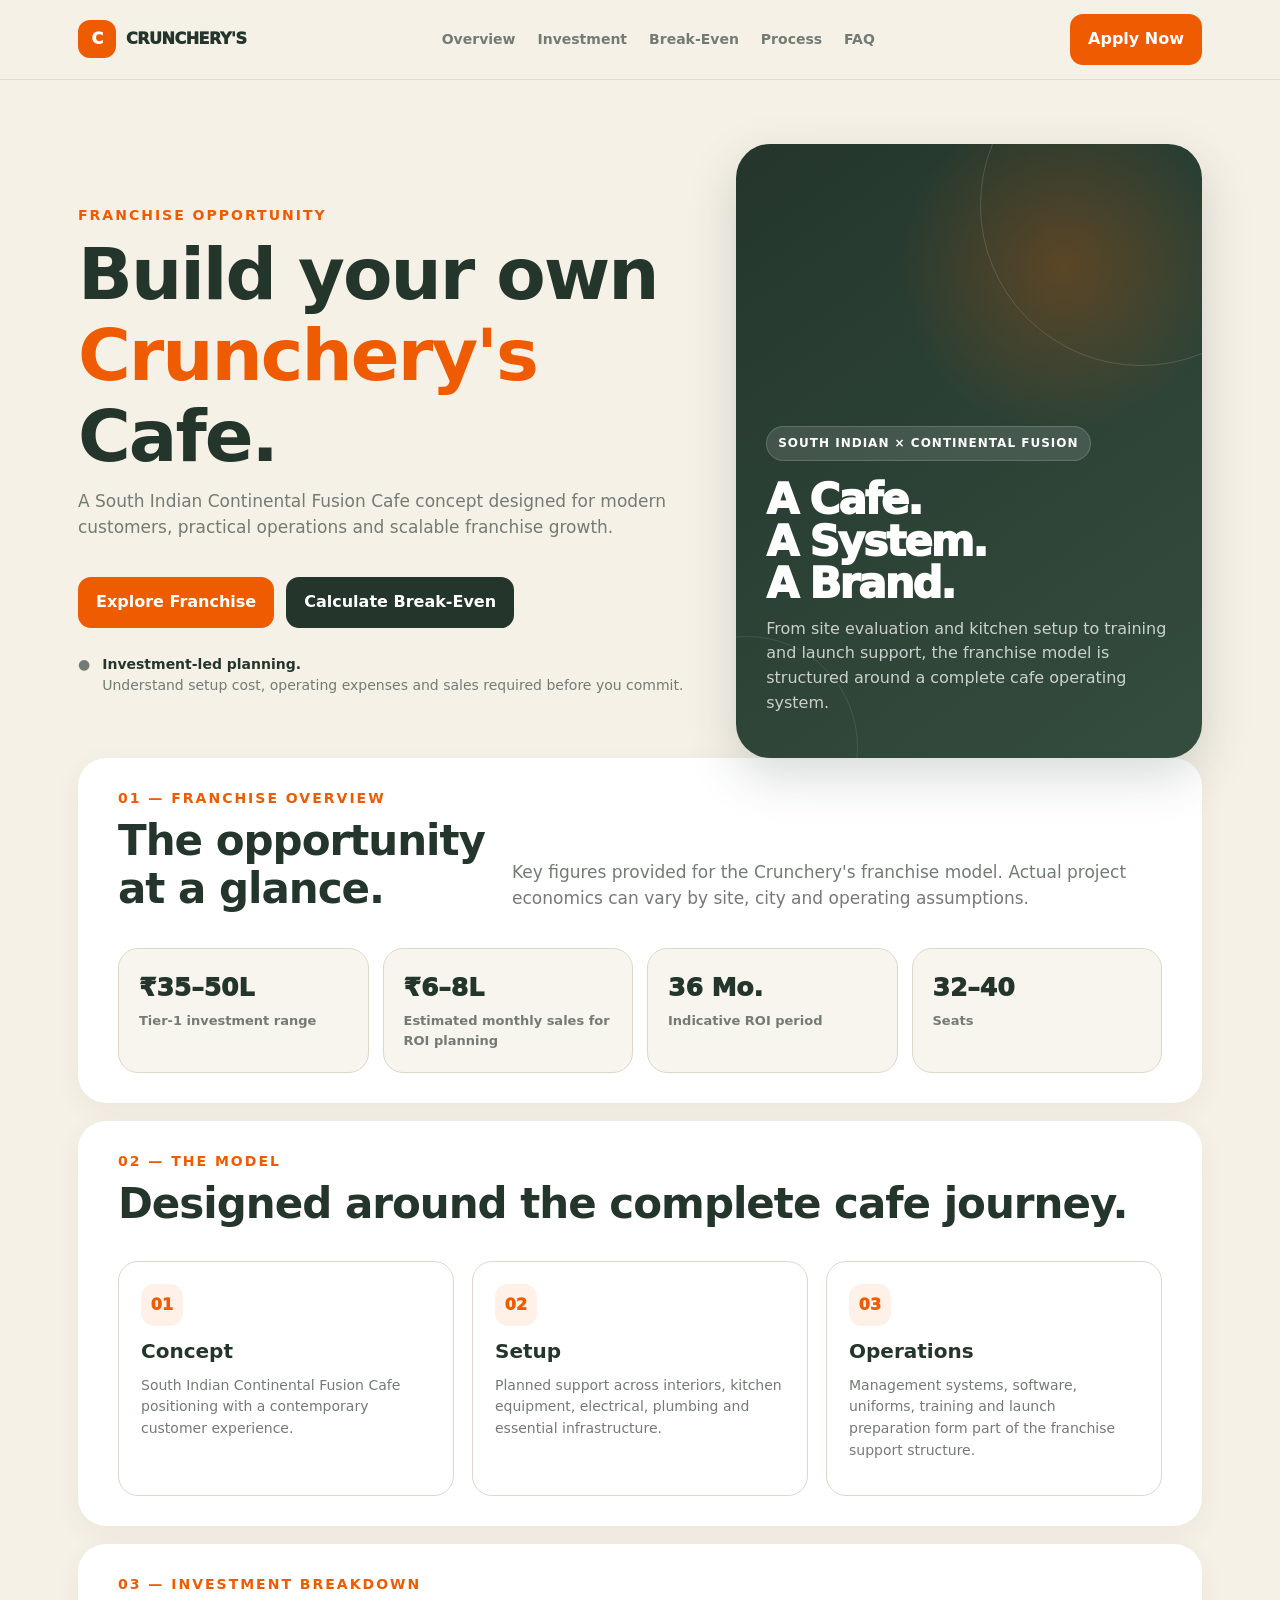
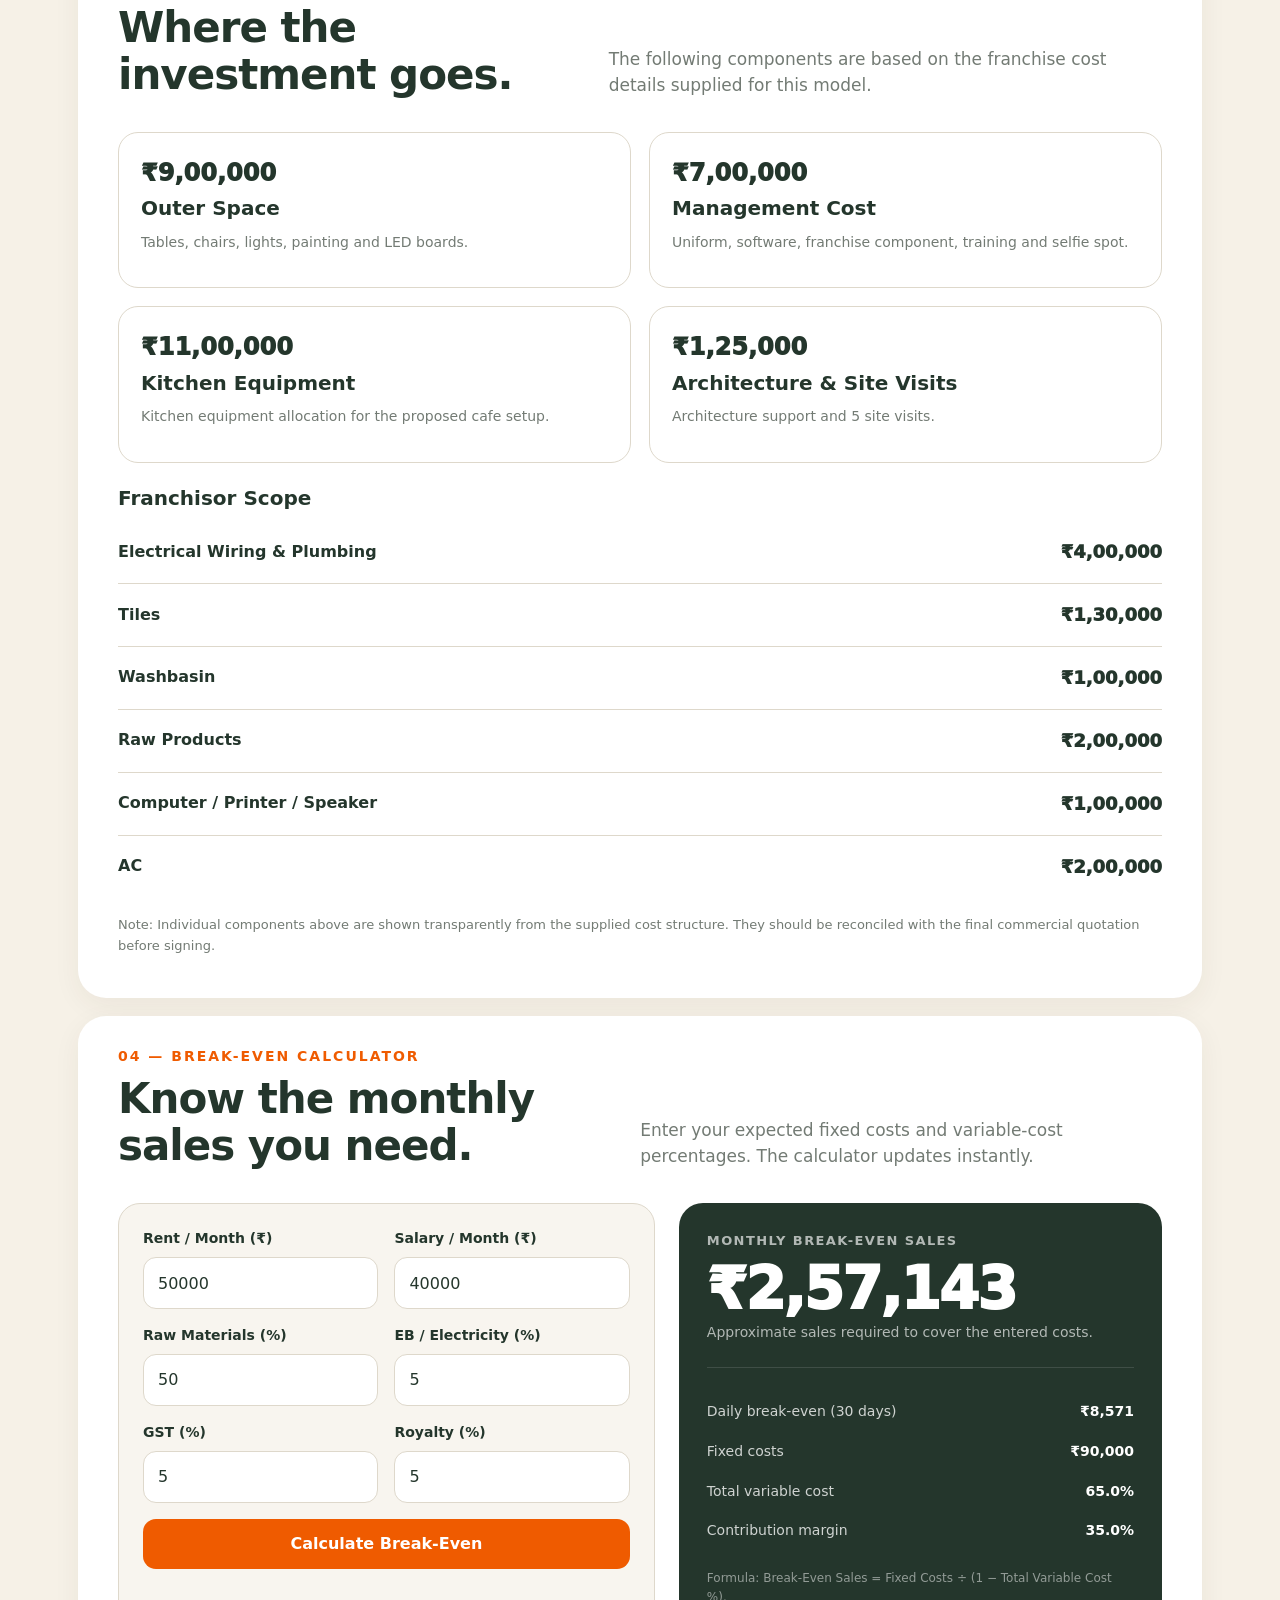
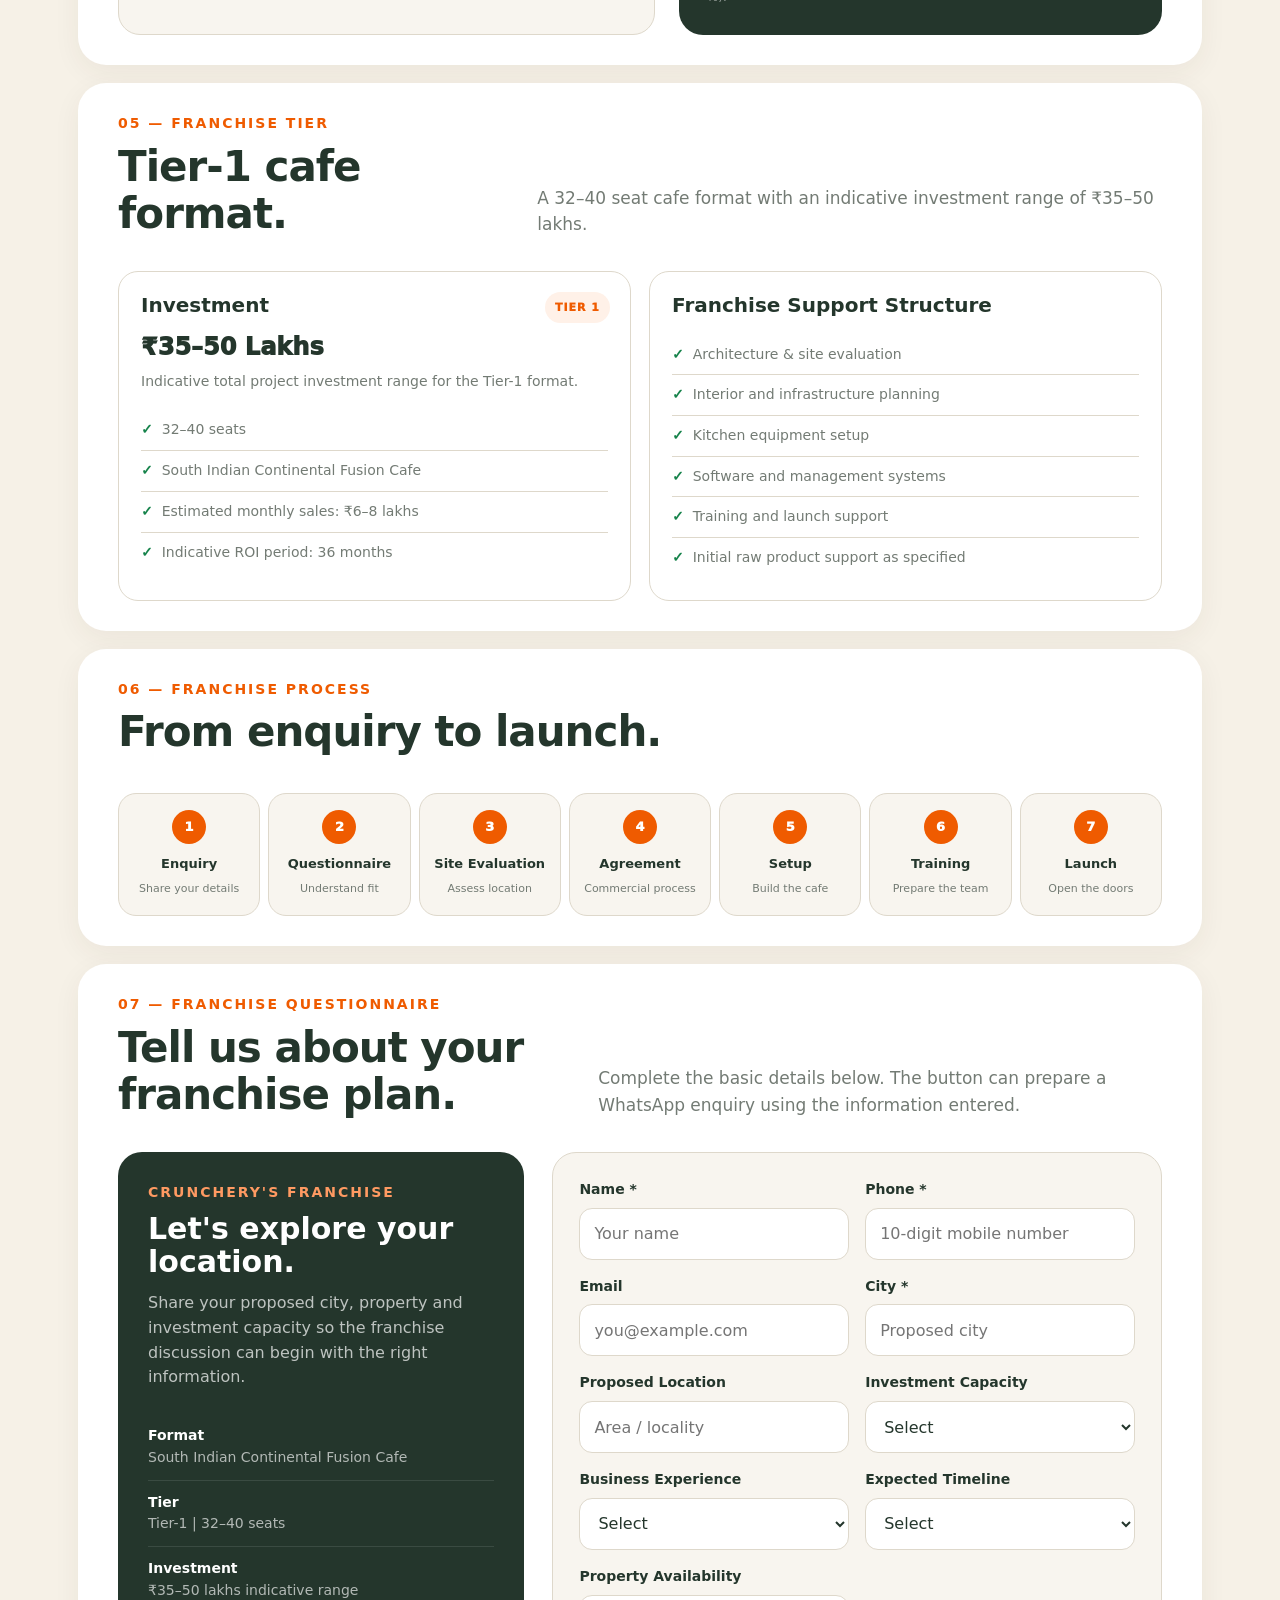
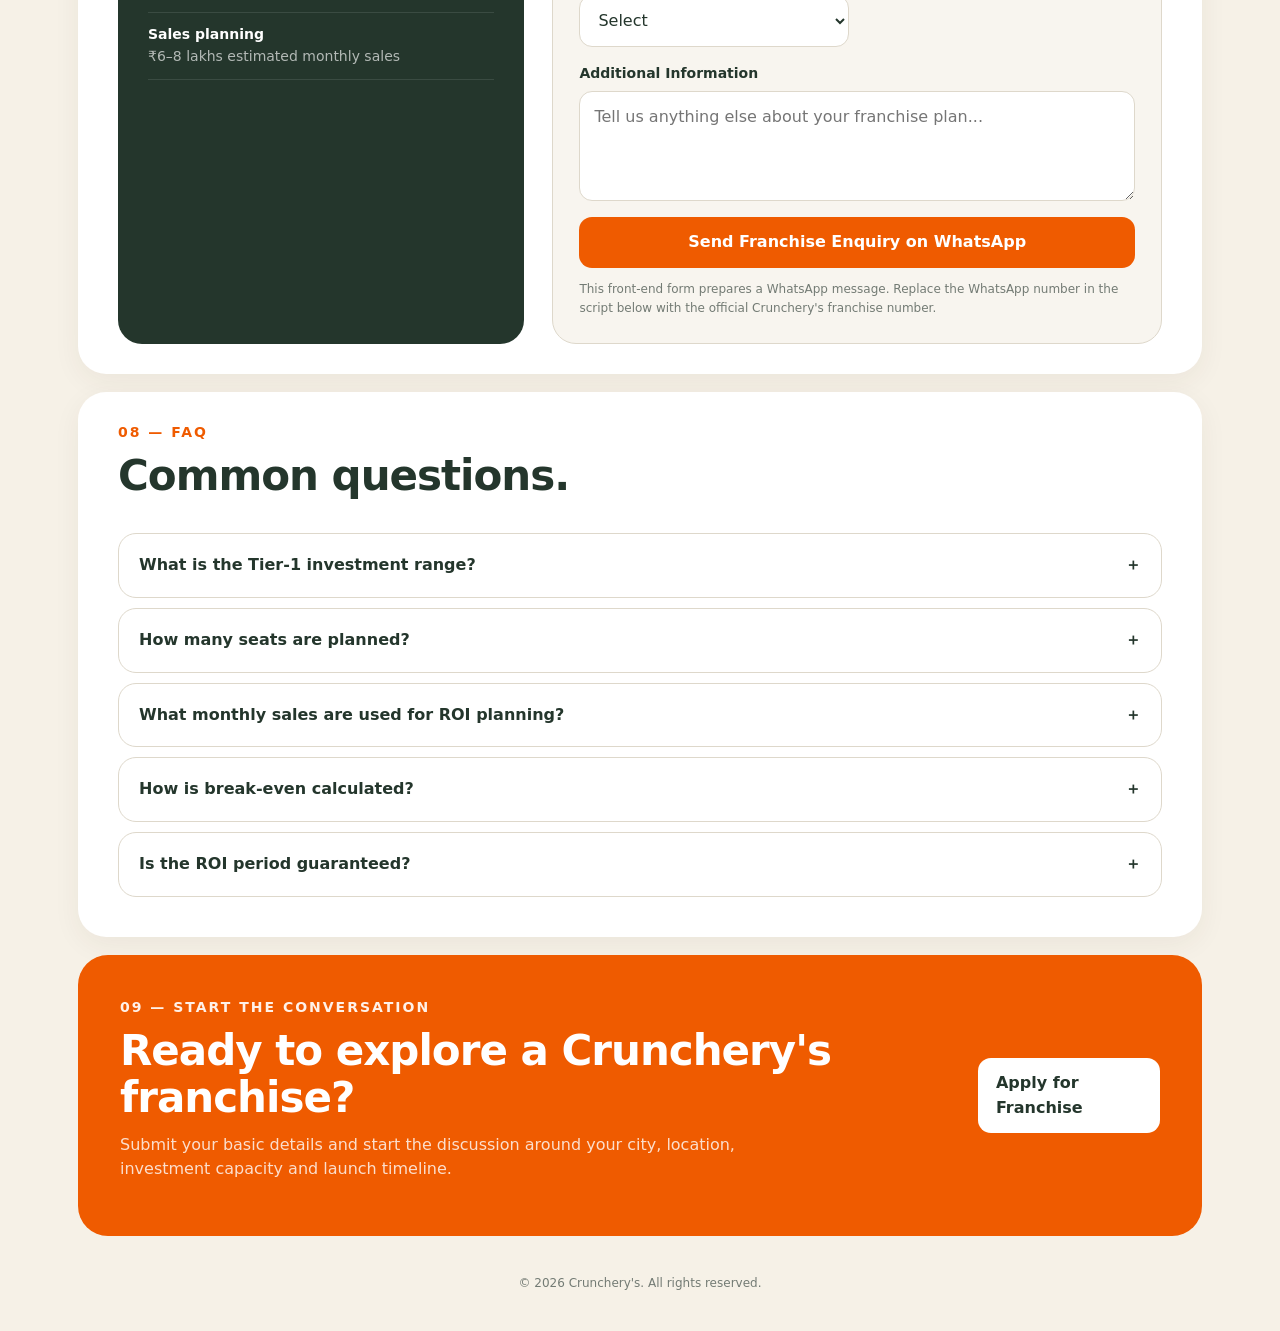
<file: franchise/franchise.html>
<!DOCTYPE html>
<html lang="en">
<head>
  <meta charset="UTF-8">
  <meta name="viewport" content="width=device-width, initial-scale=1.0">
  <meta name="description" content="Crunchery's Franchise – South Indian Continental Fusion Cafe. Explore investment, setup, break-even and franchise opportunities.">
  <title>Crunchery's Franchise | South Indian Continental Fusion Cafe</title>

  <style>
    :root{
      --bg:#f6f1e7;
      --card:#fff;
      --text:#24362c;
      --muted:#737b74;
      --line:#ded8cb;
      --accent:#ef5b00;
      --dark:#24362c;
      --good:#16834b;
      --danger:#c62828;
      --soft:#f8f5ef;
    }

    *{box-sizing:border-box}
    html{scroll-behavior:smooth}
    body{
      margin:0;
      background:var(--bg);
      color:var(--text);
      font-family:Inter,system-ui,-apple-system,BlinkMacSystemFont,"Segoe UI",sans-serif;
      line-height:1.55;
    }

    a{color:inherit;text-decoration:none}
    button,input,select,textarea{font:inherit}

    .container{
      max-width:1180px;
      margin:auto;
      padding:28px;
    }

    .card{
      background:var(--card);
      border-radius:28px;
      padding:30px 40px;
      margin-bottom:18px;
      box-shadow:0 8px 28px rgba(70,55,35,.06);
    }

    .eyebrow{
      color:var(--accent);
      font-size:14px;
      font-weight:900;
      letter-spacing:2px;
      margin-bottom:8px;
      text-transform:uppercase;
    }

    h1,h2,h3{margin:0 0 12px;line-height:1.12}
    h1{font-size:clamp(40px,6vw,72px);letter-spacing:-2px}
    h2{font-size:clamp(28px,4vw,42px);letter-spacing:-1px}
    h3{font-size:20px}
    p{margin:0 0 12px}
    .subtitle{color:var(--muted);font-size:17px;max-width:760px}

    .topbar{
      position:sticky;
      top:0;
      z-index:50;
      background:rgba(246,241,231,.94);
      backdrop-filter:blur(12px);
      border-bottom:1px solid rgba(222,216,203,.8);
    }

    .nav{
      max-width:1180px;
      margin:auto;
      padding:14px 28px;
      display:flex;
      align-items:center;
      justify-content:space-between;
      gap:20px;
    }

    .brand{
      display:flex;
      align-items:center;
      gap:10px;
      font-weight:950;
      letter-spacing:-.5px;
      white-space:nowrap;
    }

    .brand-mark{
      width:38px;
      height:38px;
      border-radius:12px;
      background:var(--accent);
      color:#fff;
      display:grid;
      place-items:center;
      font-weight:950;
    }

    .nav-links{
      display:flex;
      align-items:center;
      gap:22px;
      color:var(--muted);
      font-size:14px;
      font-weight:800;
    }

    .nav-links a:hover{color:var(--accent)}

    .btn{
      border:0;
      border-radius:13px;
      padding:13px 18px;
      font-weight:900;
      cursor:pointer;
      display:inline-flex;
      align-items:center;
      justify-content:center;
      gap:8px;
      transition:.18s ease;
    }

    .btn:hover{transform:translateY(-1px)}
    .btn-primary{background:var(--accent);color:#fff}
    .btn-dark{background:var(--dark);color:#fff}
    .btn-light{background:#fff;color:var(--text);border:1px solid var(--line)}
    .btn-block{width:100%}

    .hero{
      min-height:650px;
      display:grid;
      grid-template-columns:1.15fr .85fr;
      gap:28px;
      align-items:stretch;
      padding-top:36px;
    }

    .hero-copy{
      display:flex;
      flex-direction:column;
      justify-content:center;
      padding:30px 0;
    }

    .hero h1 span{color:var(--accent)}
    .hero-actions{
      display:flex;
      flex-wrap:wrap;
      gap:12px;
      margin-top:24px;
    }

    .hero-note{
      display:flex;
      gap:12px;
      margin-top:26px;
      color:var(--muted);
      font-size:14px;
    }

    .hero-note strong{color:var(--text)}

    .hero-visual{
      min-height:540px;
      border-radius:34px;
      background:
        radial-gradient(circle at 70% 20%,rgba(239,91,0,.25),transparent 28%),
        linear-gradient(145deg,#24362c,#344d3e);
      color:#fff;
      padding:30px;
      position:relative;
      overflow:hidden;
      display:flex;
      flex-direction:column;
      justify-content:flex-end;
      box-shadow:0 18px 50px rgba(36,54,44,.18);
    }

    .hero-visual:before{
      content:"";
      position:absolute;
      width:320px;
      height:320px;
      border-radius:50%;
      border:1px solid rgba(255,255,255,.14);
      right:-100px;
      top:-100px;
    }

    .hero-visual:after{
      content:"";
      position:absolute;
      width:220px;
      height:220px;
      border-radius:50%;
      border:1px solid rgba(255,255,255,.1);
      left:-100px;
      bottom:-100px;
    }

    .visual-content{position:relative;z-index:2}
    .visual-tag{
      display:inline-block;
      background:rgba(255,255,255,.12);
      border:1px solid rgba(255,255,255,.16);
      padding:7px 11px;
      border-radius:99px;
      font-size:12px;
      font-weight:900;
      letter-spacing:1px;
      text-transform:uppercase;
      margin-bottom:18px;
    }

    .visual-title{
      font-size:42px;
      line-height:1;
      font-weight:950;
      letter-spacing:-2px;
      margin-bottom:12px;
    }

    .visual-copy{color:rgba(255,255,255,.75);max-width:420px}

    .metric-grid{
      display:grid;
      grid-template-columns:repeat(4,1fr);
      gap:14px;
      margin-top:24px;
    }

    .metric{
      background:var(--soft);
      border:1px solid var(--line);
      border-radius:20px;
      padding:20px;
    }

    .metric-value{
      font-size:25px;
      font-weight:950;
      color:var(--text);
      margin-bottom:4px;
    }

    .metric-label{font-size:13px;color:var(--muted);font-weight:700}

    .section-head{
      display:flex;
      justify-content:space-between;
      align-items:flex-end;
      gap:24px;
      margin-bottom:22px;
    }

    .section-head .subtitle{max-width:650px}

    .grid{
      display:grid;
      grid-template-columns:repeat(3,1fr);
      gap:18px;
    }

    .grid2{
      display:grid;
      grid-template-columns:repeat(2,1fr);
      gap:18px;
    }

    .info-card{
      border:1px solid var(--line);
      border-radius:20px;
      padding:22px;
      background:#fff;
    }

    .info-icon{
      width:42px;
      height:42px;
      border-radius:13px;
      background:#fff1e8;
      color:var(--accent);
      display:grid;
      place-items:center;
      font-weight:950;
      margin-bottom:14px;
    }

    .info-card p{color:var(--muted);font-size:14px}
    .price{
      font-size:24px;
      font-weight:950;
      margin-bottom:5px;
    }

    .small{font-size:13px;color:var(--muted)}

    .cost-row{
      display:grid;
      grid-template-columns:1fr auto;
      gap:18px;
      align-items:center;
      padding:17px 0;
      border-bottom:1px solid var(--line);
    }

    .cost-row:last-child{border-bottom:0}
    .cost-title{font-weight:900}
    .cost-desc{font-size:13px;color:var(--muted);margin-top:2px}
    .cost-value{font-size:18px;font-weight:950;white-space:nowrap}

    .calculator{
      display:grid;
      grid-template-columns:1fr .9fr;
      gap:24px;
    }

    .calc-panel{
      border:1px solid var(--line);
      border-radius:22px;
      padding:24px;
      background:var(--soft);
    }

    .form-grid{
      display:grid;
      grid-template-columns:repeat(2,1fr);
      gap:16px;
    }

    .field{display:flex;flex-direction:column;gap:7px}
    .field.full{grid-column:1/-1}

    label{
      font-size:14px;
      font-weight:850;
    }

    input,select,textarea{
      width:100%;
      height:52px;
      border:1px solid var(--line);
      border-radius:13px;
      padding:0 14px;
      outline:none;
      background:#fff;
      color:var(--text);
    }

    textarea{
      height:110px;
      padding:13px 14px;
      resize:vertical;
    }

    input:focus,select:focus,textarea:focus{
      border-color:var(--accent);
      box-shadow:0 0 0 3px rgba(239,91,0,.09);
    }

    .result-card{
      background:var(--dark);
      color:#fff;
      border-radius:24px;
      padding:28px;
      min-height:100%;
      display:flex;
      flex-direction:column;
    }

    .result-label{
      color:rgba(255,255,255,.65);
      font-size:13px;
      font-weight:800;
      text-transform:uppercase;
      letter-spacing:1.4px;
    }

    .result-number{
      font-size:clamp(38px,5vw,58px);
      font-weight:950;
      line-height:1;
      letter-spacing:-2px;
      margin:8px 0 4px;
    }

    .result-sub{color:rgba(255,255,255,.65);font-size:14px}
    .result-divider{height:1px;background:rgba(255,255,255,.12);margin:24px 0}

    .result-line{
      display:flex;
      justify-content:space-between;
      gap:20px;
      padding:9px 0;
      color:rgba(255,255,255,.78);
      font-size:14px;
    }

    .result-line strong{color:#fff}

    .formula{
      margin-top:auto;
      padding-top:18px;
      color:rgba(255,255,255,.5);
      font-size:12px;
      line-height:1.6;
    }

    .tier{
      position:relative;
      overflow:hidden;
    }

    .tier-badge{
      position:absolute;
      right:20px;
      top:20px;
      background:#fff1e8;
      color:var(--accent);
      padding:7px 10px;
      border-radius:99px;
      font-size:11px;
      font-weight:950;
      text-transform:uppercase;
      letter-spacing:1px;
    }

    .tier-list{
      list-style:none;
      margin:18px 0 0;
      padding:0;
    }

    .tier-list li{
      padding:9px 0;
      border-bottom:1px solid var(--line);
      font-size:14px;
      color:var(--muted);
    }

    .tier-list li:last-child{border-bottom:0}
    .tier-list li:before{
      content:"✓";
      color:var(--good);
      font-weight:950;
      margin-right:9px;
    }

    .process{
      display:grid;
      grid-template-columns:repeat(7,1fr);
      gap:8px;
      margin-top:26px;
    }

    .step{
      text-align:center;
      padding:16px 8px;
      border:1px solid var(--line);
      border-radius:18px;
      background:var(--soft);
    }

    .step-no{
      width:34px;
      height:34px;
      border-radius:50%;
      background:var(--accent);
      color:#fff;
      display:grid;
      place-items:center;
      margin:0 auto 10px;
      font-weight:950;
      font-size:13px;
    }

    .step strong{font-size:13px;display:block}
    .step span{font-size:11px;color:var(--muted)}

    .faq{
      border:1px solid var(--line);
      border-radius:18px;
      margin-bottom:10px;
      overflow:hidden;
      background:#fff;
    }

    .faq button{
      width:100%;
      background:none;
      border:0;
      padding:19px 20px;
      text-align:left;
      display:flex;
      justify-content:space-between;
      gap:20px;
      color:var(--text);
      cursor:pointer;
      font-weight:900;
    }

    .faq-answer{
      display:none;
      padding:0 20px 19px;
      color:var(--muted);
      font-size:14px;
    }

    .faq.open .faq-answer{display:block}
    .faq.open .faq-plus{transform:rotate(45deg)}

    .questionnaire{
      display:grid;
      grid-template-columns:.8fr 1.2fr;
      gap:28px;
    }

    .contact-panel{
      background:var(--dark);
      color:#fff;
      border-radius:24px;
      padding:30px;
      height:100%;
    }

    .contact-panel p{color:rgba(255,255,255,.7)}
    .contact-list{
      list-style:none;
      padding:0;
      margin:24px 0 0;
    }

    .contact-list li{
      padding:11px 0;
      border-bottom:1px solid rgba(255,255,255,.1);
      font-size:14px;
    }

    .contact-list strong{display:block;color:#fff}
    .contact-list span{color:rgba(255,255,255,.65)}

    .form-card{
      border:1px solid var(--line);
      border-radius:24px;
      padding:26px;
      background:var(--soft);
    }

    .form-note{
      color:var(--muted);
      font-size:12px;
      margin-top:12px;
    }

    .cta{
      background:var(--accent);
      color:#fff;
      border-radius:30px;
      padding:42px;
      display:flex;
      align-items:center;
      justify-content:space-between;
      gap:30px;
    }

    .cta p{color:rgba(255,255,255,.8);max-width:650px}
    .cta .btn-light{border:0}

    footer{
      padding:10px 28px 38px;
      text-align:center;
      color:var(--muted);
      font-size:12px;
    }

    .toast{
      position:fixed;
      right:20px;
      bottom:20px;
      background:var(--dark);
      color:#fff;
      padding:14px 18px;
      border-radius:14px;
      box-shadow:0 10px 30px rgba(0,0,0,.18);
      display:none;
      z-index:100;
      font-size:14px;
    }

    @media(max-width:900px){
      .nav-links{display:none}
      .hero,.calculator,.questionnaire{grid-template-columns:1fr}
      .hero{min-height:auto}
      .hero-visual{min-height:430px}
      .metric-grid{grid-template-columns:repeat(2,1fr)}
      .grid{grid-template-columns:repeat(2,1fr)}
      .process{grid-template-columns:repeat(4,1fr)}
    }

    @media(max-width:600px){
      .container{padding:18px}
      .card{padding:24px 20px;border-radius:22px}
      .nav{padding:12px 18px}
      h1{font-size:43px}
      .hero{padding-top:15px}
      .hero-visual{min-height:390px;border-radius:25px}
      .metric-grid,.grid,.grid2,.form-grid{grid-template-columns:1fr}
      .process{grid-template-columns:repeat(2,1fr)}
      .section-head{display:block}
      .cta{padding:30px 22px;display:block}
      .cta .btn{margin-top:12px;width:100%}
      .cost-row{grid-template-columns:1fr}
      .cost-value{white-space:normal}
    }
  </style>
</head>

<body>

  <header class="topbar">
    <nav class="nav">
      <a class="brand" href="/">
        <span class="brand-mark">C</span>
        <span>CRUNCHERY'S</span>
      </a>

      <div class="nav-links">
        <a href="#overview">Overview</a>
        <a href="#investment">Investment</a>
        <a href="#calculator">Break-Even</a>
        <a href="#process">Process</a>
        <a href="#faq">FAQ</a>
      </div>

      <a class="btn btn-primary" href="#apply">Apply Now</a>
    </nav>
  </header>

  <main class="container">

    <!-- HERO -->
    <section class="hero">
      <div class="hero-copy">
        <div class="eyebrow">Franchise Opportunity</div>
        <h1>Build your own <span>Crunchery's</span> Cafe.</h1>
        <p class="subtitle">
          A South Indian Continental Fusion Cafe concept designed for modern customers,
          practical operations and scalable franchise growth.
        </p>

        <div class="hero-actions">
          <a class="btn btn-primary" href="#overview">Explore Franchise</a>
          <a class="btn btn-dark" href="#calculator">Calculate Break-Even</a>
        </div>

        <div class="hero-note">
          <span>●</span>
          <div><strong>Investment-led planning.</strong><br>
          Understand setup cost, operating expenses and sales required before you commit.</div>
        </div>
      </div>

      <div class="hero-visual">
        <div class="visual-content">
          <div class="visual-tag">South Indian × Continental Fusion</div>
          <div class="visual-title">A Cafe.<br>A System.<br>A Brand.</div>
          <p class="visual-copy">
            From site evaluation and kitchen setup to training and launch support,
            the franchise model is structured around a complete cafe operating system.
          </p>
        </div>
      </div>
    </section>

    <!-- OVERVIEW -->
    <section id="overview" class="card">
      <div class="section-head">
        <div>
          <div class="eyebrow">01 — Franchise Overview</div>
          <h2>The opportunity at a glance.</h2>
        </div>
        <p class="subtitle">
          Key figures provided for the Crunchery's franchise model.
          Actual project economics can vary by site, city and operating assumptions.
        </p>
      </div>

      <div class="metric-grid">
        <div class="metric">
          <div class="metric-value">₹35–50L</div>
          <div class="metric-label">Tier-1 investment range</div>
        </div>
        <div class="metric">
          <div class="metric-value">₹6–8L</div>
          <div class="metric-label">Estimated monthly sales for ROI planning</div>
        </div>
        <div class="metric">
          <div class="metric-value">36 Mo.</div>
          <div class="metric-label">Indicative ROI period</div>
        </div>
        <div class="metric">
          <div class="metric-value">32–40</div>
          <div class="metric-label">Seats</div>
        </div>
      </div>
    </section>

    <!-- WHY -->
    <section class="card">
      <div class="section-head">
        <div>
          <div class="eyebrow">02 — The Model</div>
          <h2>Designed around the complete cafe journey.</h2>
        </div>
      </div>

      <div class="grid">
        <div class="info-card">
          <div class="info-icon">01</div>
          <h3>Concept</h3>
          <p>South Indian Continental Fusion Cafe positioning with a contemporary customer experience.</p>
        </div>

        <div class="info-card">
          <div class="info-icon">02</div>
          <h3>Setup</h3>
          <p>Planned support across interiors, kitchen equipment, electrical, plumbing and essential infrastructure.</p>
        </div>

        <div class="info-card">
          <div class="info-icon">03</div>
          <h3>Operations</h3>
          <p>Management systems, software, uniforms, training and launch preparation form part of the franchise support structure.</p>
        </div>
      </div>
    </section>

    <!-- INVESTMENT -->
    <section id="investment" class="card">
      <div class="section-head">
        <div>
          <div class="eyebrow">03 — Investment Breakdown</div>
          <h2>Where the investment goes.</h2>
        </div>
        <p class="subtitle">
          The following components are based on the franchise cost details supplied for this model.
        </p>
      </div>

      <div class="grid2">
        <div class="info-card">
          <div class="price">₹9,00,000</div>
          <h3>Outer Space</h3>
          <p>Tables, chairs, lights, painting and LED boards.</p>
        </div>

        <div class="info-card">
          <div class="price">₹7,00,000</div>
          <h3>Management Cost</h3>
          <p>Uniform, software, franchise component, training and selfie spot.</p>
        </div>

        <div class="info-card">
          <div class="price">₹11,00,000</div>
          <h3>Kitchen Equipment</h3>
          <p>Kitchen equipment allocation for the proposed cafe setup.</p>
        </div>

        <div class="info-card">
          <div class="price">₹1,25,000</div>
          <h3>Architecture & Site Visits</h3>
          <p>Architecture support and 5 site visits.</p>
        </div>
      </div>

      <div style="margin-top:24px">
        <h3>Franchisor Scope</h3>

        <div class="cost-row">
          <div><div class="cost-title">Electrical Wiring & Plumbing</div></div>
          <div class="cost-value">₹4,00,000</div>
        </div>

        <div class="cost-row">
          <div><div class="cost-title">Tiles</div></div>
          <div class="cost-value">₹1,30,000</div>
        </div>

        <div class="cost-row">
          <div><div class="cost-title">Washbasin</div></div>
          <div class="cost-value">₹1,00,000</div>
        </div>

        <div class="cost-row">
          <div><div class="cost-title">Raw Products</div></div>
          <div class="cost-value">₹2,00,000</div>
        </div>

        <div class="cost-row">
          <div><div class="cost-title">Computer / Printer / Speaker</div></div>
          <div class="cost-value">₹1,00,000</div>
        </div>

        <div class="cost-row">
          <div><div class="cost-title">AC</div></div>
          <div class="cost-value">₹2,00,000</div>
        </div>
      </div>

      <p class="small" style="margin-top:18px">
        Note: Individual components above are shown transparently from the supplied cost structure.
        They should be reconciled with the final commercial quotation before signing.
      </p>
    </section>

    <!-- CALCULATOR -->
    <section id="calculator" class="card">
      <div class="section-head">
        <div>
          <div class="eyebrow">04 — Break-Even Calculator</div>
          <h2>Know the monthly sales you need.</h2>
        </div>
        <p class="subtitle">
          Enter your expected fixed costs and variable-cost percentages.
          The calculator updates instantly.
        </p>
      </div>

      <div class="calculator">
        <div class="calc-panel">
          <div class="form-grid">

            <div class="field">
              <label for="rent">Rent / Month (₹)</label>
              <input id="rent" type="number" min="0" value="50000">
            </div>

            <div class="field">
              <label for="salary">Salary / Month (₹)</label>
              <input id="salary" type="number" min="0" value="40000">
            </div>

            <div class="field">
              <label for="raw">Raw Materials (%)</label>
              <input id="raw" type="number" min="0" max="100" step="0.1" value="50">
            </div>

            <div class="field">
              <label for="eb">EB / Electricity (%)</label>
              <input id="eb" type="number" min="0" max="100" step="0.1" value="5">
            </div>

            <div class="field">
              <label for="gst">GST (%)</label>
              <input id="gst" type="number" min="0" max="100" step="0.1" value="5">
            </div>

            <div class="field">
              <label for="royalty">Royalty (%)</label>
              <input id="royalty" type="number" min="0" max="100" step="0.1" value="5">
            </div>

            <div class="field full">
              <button class="btn btn-primary btn-block" type="button" onclick="calculateBreakEven()">
                Calculate Break-Even
              </button>
            </div>
          </div>
        </div>

        <div class="result-card">
          <div class="result-label">Monthly Break-Even Sales</div>
          <div class="result-number" id="monthlyBE">₹2,57,143</div>
          <div class="result-sub">Approximate sales required to cover the entered costs.</div>

          <div class="result-divider"></div>

          <div class="result-line">
            <span>Daily break-even (30 days)</span>
            <strong id="dailyBE">₹8,571</strong>
          </div>

          <div class="result-line">
            <span>Fixed costs</span>
            <strong id="fixedCost">₹90,000</strong>
          </div>

          <div class="result-line">
            <span>Total variable cost</span>
            <strong id="variablePct">65%</strong>
          </div>

          <div class="result-line">
            <span>Contribution margin</span>
            <strong id="marginPct">35%</strong>
          </div>

          <div class="formula">
            Formula: Break-Even Sales = Fixed Costs ÷
            (1 − Total Variable Cost %).
          </div>
        </div>
      </div>
    </section>

    <!-- TIERS -->
    <section class="card">
      <div class="section-head">
        <div>
          <div class="eyebrow">05 — Franchise Tier</div>
          <h2>Tier-1 cafe format.</h2>
        </div>
        <p class="subtitle">
          A 32–40 seat cafe format with an indicative investment range of ₹35–50 lakhs.
        </p>
      </div>

      <div class="grid2">
        <div class="info-card tier">
          <div class="tier-badge">Tier 1</div>
          <h3>Investment</h3>
          <div class="price">₹35–50 Lakhs</div>
          <p>Indicative total project investment range for the Tier-1 format.</p>

          <ul class="tier-list">
            <li>32–40 seats</li>
            <li>South Indian Continental Fusion Cafe</li>
            <li>Estimated monthly sales: ₹6–8 lakhs</li>
            <li>Indicative ROI period: 36 months</li>
          </ul>
        </div>

        <div class="info-card">
          <h3>Franchise Support Structure</h3>
          <ul class="tier-list">
            <li>Architecture & site evaluation</li>
            <li>Interior and infrastructure planning</li>
            <li>Kitchen equipment setup</li>
            <li>Software and management systems</li>
            <li>Training and launch support</li>
            <li>Initial raw product support as specified</li>
          </ul>
        </div>
      </div>
    </section>

    <!-- PROCESS -->
    <section id="process" class="card">
      <div class="section-head">
        <div>
          <div class="eyebrow">06 — Franchise Process</div>
          <h2>From enquiry to launch.</h2>
        </div>
      </div>

      <div class="process">
        <div class="step">
          <div class="step-no">1</div>
          <strong>Enquiry</strong>
          <span>Share your details</span>
        </div>
        <div class="step">
          <div class="step-no">2</div>
          <strong>Questionnaire</strong>
          <span>Understand fit</span>
        </div>
        <div class="step">
          <div class="step-no">3</div>
          <strong>Site Evaluation</strong>
          <span>Assess location</span>
        </div>
        <div class="step">
          <div class="step-no">4</div>
          <strong>Agreement</strong>
          <span>Commercial process</span>
        </div>
        <div class="step">
          <div class="step-no">5</div>
          <strong>Setup</strong>
          <span>Build the cafe</span>
        </div>
        <div class="step">
          <div class="step-no">6</div>
          <strong>Training</strong>
          <span>Prepare the team</span>
        </div>
        <div class="step">
          <div class="step-no">7</div>
          <strong>Launch</strong>
          <span>Open the doors</span>
        </div>
      </div>
    </section>

    <!-- QUESTIONNAIRE -->
    <section id="apply" class="card">
      <div class="section-head">
        <div>
          <div class="eyebrow">07 — Franchise Questionnaire</div>
          <h2>Tell us about your franchise plan.</h2>
        </div>
        <p class="subtitle">
          Complete the basic details below. The button can prepare a WhatsApp enquiry
          using the information entered.
        </p>
      </div>

      <div class="questionnaire">
        <div class="contact-panel">
          <div class="eyebrow" style="color:#ff9a62">Crunchery's Franchise</div>
          <h3 style="font-size:30px">Let's explore your location.</h3>
          <p>
            Share your proposed city, property and investment capacity so the franchise
            discussion can begin with the right information.
          </p>

          <ul class="contact-list">
            <li>
              <strong>Format</strong>
              <span>South Indian Continental Fusion Cafe</span>
            </li>
            <li>
              <strong>Tier</strong>
              <span>Tier-1 | 32–40 seats</span>
            </li>
            <li>
              <strong>Investment</strong>
              <span>₹35–50 lakhs indicative range</span>
            </li>
            <li>
              <strong>Sales planning</strong>
              <span>₹6–8 lakhs estimated monthly sales</span>
            </li>
          </ul>
        </div>

        <div class="form-card">
          <div class="form-grid">
            <div class="field">
              <label for="name">Name *</label>
              <input id="name" type="text" placeholder="Your name">
            </div>

            <div class="field">
              <label for="phone">Phone *</label>
              <input id="phone" type="tel" placeholder="10-digit mobile number">
            </div>

            <div class="field">
              <label for="email">Email</label>
              <input id="email" type="email" placeholder="you@example.com">
            </div>

            <div class="field">
              <label for="city">City *</label>
              <input id="city" type="text" placeholder="Proposed city">
            </div>

            <div class="field">
              <label for="location">Proposed Location</label>
              <input id="location" type="text" placeholder="Area / locality">
            </div>

            <div class="field">
              <label for="investmentCapacity">Investment Capacity</label>
              <select id="investmentCapacity">
                <option value="">Select</option>
                <option>₹25–35 Lakhs</option>
                <option>₹35–50 Lakhs</option>
                <option>₹50 Lakhs+</option>
              </select>
            </div>

            <div class="field">
              <label for="experience">Business Experience</label>
              <select id="experience">
                <option value="">Select</option>
                <option>First-time entrepreneur</option>
                <option>Food & Beverage experience</option>
                <option>Other business experience</option>
              </select>
            </div>

            <div class="field">
              <label for="timeline">Expected Timeline</label>
              <select id="timeline">
                <option value="">Select</option>
                <option>Within 1–3 months</option>
                <option>3–6 months</option>
                <option>6–12 months</option>
                <option>Planning stage</option>
              </select>
            </div>

            <div class="field">
              <label for="property">Property Availability</label>
              <select id="property">
                <option value="">Select</option>
                <option>Property already available</option>
                <option>Property shortlisted</option>
                <option>Looking for property</option>
              </select>
            </div>

            <div class="field full">
              <label for="message">Additional Information</label>
              <textarea id="message" placeholder="Tell us anything else about your franchise plan..."></textarea>
            </div>

            <div class="field full">
              <button class="btn btn-primary btn-block" type="button" onclick="submitEnquiry()">
                Send Franchise Enquiry on WhatsApp
              </button>
            </div>
          </div>

          <div class="form-note">
            This front-end form prepares a WhatsApp message. Replace the WhatsApp number
            in the script below with the official Crunchery's franchise number.
          </div>
        </div>
      </div>
    </section>

    <!-- FAQ -->
    <section id="faq" class="card">
      <div class="section-head">
        <div>
          <div class="eyebrow">08 — FAQ</div>
          <h2>Common questions.</h2>
        </div>
      </div>

      <div class="faq">
        <button type="button" onclick="toggleFaq(this)">
          <span>What is the Tier-1 investment range?</span>
          <span class="faq-plus">＋</span>
        </button>
        <div class="faq-answer">
          The supplied Tier-1 indicative investment range is ₹35–50 lakhs.
          The final project cost should be confirmed through the commercial quotation
          and site-specific assessment.
        </div>
      </div>

      <div class="faq">
        <button type="button" onclick="toggleFaq(this)">
          <span>How many seats are planned?</span>
          <span class="faq-plus">＋</span>
        </button>
        <div class="faq-answer">
          The Tier-1 format is planned for approximately 32–40 seats.
        </div>
      </div>

      <div class="faq">
        <button type="button" onclick="toggleFaq(this)">
          <span>What monthly sales are used for ROI planning?</span>
          <span class="faq-plus">＋</span>
        </button>
        <div class="faq-answer">
          The supplied planning figure is estimated monthly sales of ₹6–8 lakhs.
          This is a planning assumption and is not a guaranteed sales figure.
        </div>
      </div>

      <div class="faq">
        <button type="button" onclick="toggleFaq(this)">
          <span>How is break-even calculated?</span>
          <span class="faq-plus">＋</span>
        </button>
        <div class="faq-answer">
          Fixed monthly costs are divided by the contribution margin. In this calculator,
          contribution margin is 100% minus Raw Materials, EB, GST and Royalty percentages.
        </div>
      </div>

      <div class="faq">
        <button type="button" onclick="toggleFaq(this)">
          <span>Is the ROI period guaranteed?</span>
          <span class="faq-plus">＋</span>
        </button>
        <div class="faq-answer">
          No. The 36-month figure is the supplied indicative ROI period for planning.
          Actual returns depend on sales, rent, salaries, operating costs, location,
          taxes and other commercial factors.
        </div>
      </div>
    </section>

    <!-- FINAL CTA -->
    <section class="cta">
      <div>
        <div class="eyebrow" style="color:#fff1e8">09 — Start the Conversation</div>
        <h2>Ready to explore a Crunchery's franchise?</h2>
        <p>
          Submit your basic details and start the discussion around your city,
          location, investment capacity and launch timeline.
        </p>
      </div>

      <div>
        <a class="btn btn-light" href="#apply">Apply for Franchise</a>
      </div>
    </section>

  </main>

  <footer>
    © <span id="year"></span> Crunchery's. All rights reserved.
  </footer>

  <div class="toast" id="toast"></div>

  <script>
    /*
      CRUNCHERY'S FRANCHISE PAGE
      --------------------------
      Replace this number with the official franchise WhatsApp number.
      Use country code without + or spaces.
      Example: 919876543210
    */
    const FRANCHISE_WHATSAPP = "919786000383";

    function money(value){
      return "₹" + Math.round(value).toLocaleString("en-IN");
    }

    function num(id){
      const value = parseFloat(document.getElementById(id).value);
      return Number.isFinite(value) ? value : 0;
    }

    function calculateBreakEven(){
      const rent = num("rent");
      const salary = num("salary");

      const raw = num("raw");
      const eb = num("eb");
      const gst = num("gst");
      const royalty = num("royalty");

      const fixedCost = rent + salary;
      const variablePct = raw + eb + gst + royalty;
      const contributionPct = 100 - variablePct;

      document.getElementById("fixedCost").textContent = money(fixedCost);
      document.getElementById("variablePct").textContent = variablePct.toFixed(1) + "%";
      document.getElementById("marginPct").textContent = contributionPct.toFixed(1) + "%";

      if(contributionPct <= 0){
        document.getElementById("monthlyBE").textContent = "Not possible";
        document.getElementById("dailyBE").textContent = "—";
        showToast("Variable costs must be below 100%.");
        return;
      }

      const monthlyBE = fixedCost / (contributionPct / 100);
      const dailyBE = monthlyBE / 30;

      document.getElementById("monthlyBE").textContent = money(monthlyBE);
      document.getElementById("dailyBE").textContent = money(dailyBE);
    }

    function toggleFaq(button){
      button.parentElement.classList.toggle("open");
    }

    function showToast(message){
      const toast = document.getElementById("toast");
      toast.textContent = message;
      toast.style.display = "block";
      setTimeout(() => toast.style.display = "none", 2600);
    }

    function submitEnquiry(){
      const name = document.getElementById("name").value.trim();
      const phone = document.getElementById("phone").value.trim();
      const email = document.getElementById("email").value.trim();
      const city = document.getElementById("city").value.trim();
      const location = document.getElementById("location").value.trim();
      const investment = document.getElementById("investmentCapacity").value;
      const experience = document.getElementById("experience").value;
      const timeline = document.getElementById("timeline").value;
      const property = document.getElementById("property").value;
      const message = document.getElementById("message").value.trim();

      if(!name || !phone || !city){
        showToast("Please enter Name, Phone and City.");
        return;
      }

      const text =
`*CRUNCHERY'S FRANCHISE ENQUIRY*

Name: ${name}
Phone: ${phone}
Email: ${email || "-"}
City: ${city}
Proposed Location: ${location || "-"}
Investment Capacity: ${investment || "-"}
Business Experience: ${experience || "-"}
Expected Timeline: ${timeline || "-"}
Property Availability: ${property || "-"}

Additional Information:
${message || "-"}`;

      const url = "https://wa.me/" + FRANCHISE_WHATSAPP + "?text=" + encodeURIComponent(text);
      window.open(url, "_blank");
    }

    document.querySelectorAll(
      "#rent,#salary,#raw,#eb,#gst,#royalty"
    ).forEach(input => {
      input.addEventListener("input", calculateBreakEven);
    });

    document.getElementById("year").textContent = new Date().getFullYear();
    calculateBreakEven();
  </script>

</body>
</html>
</file>
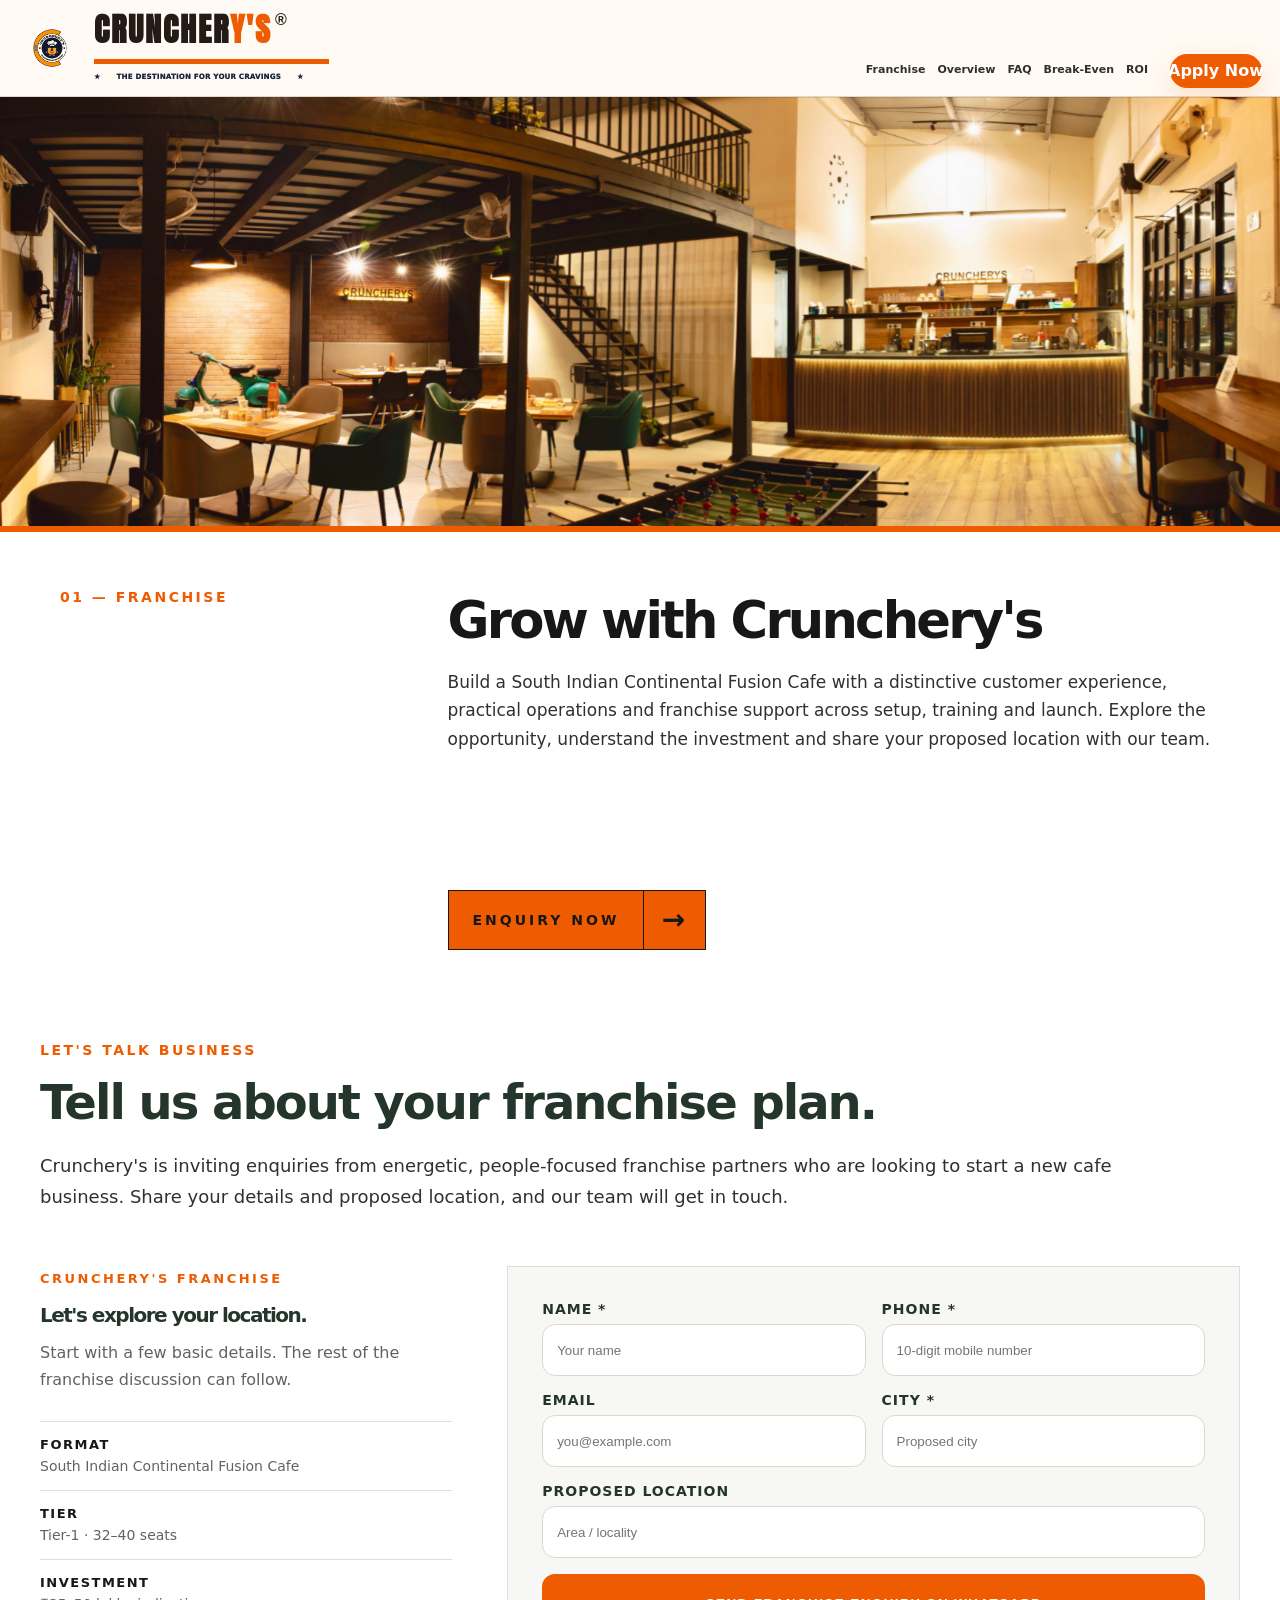
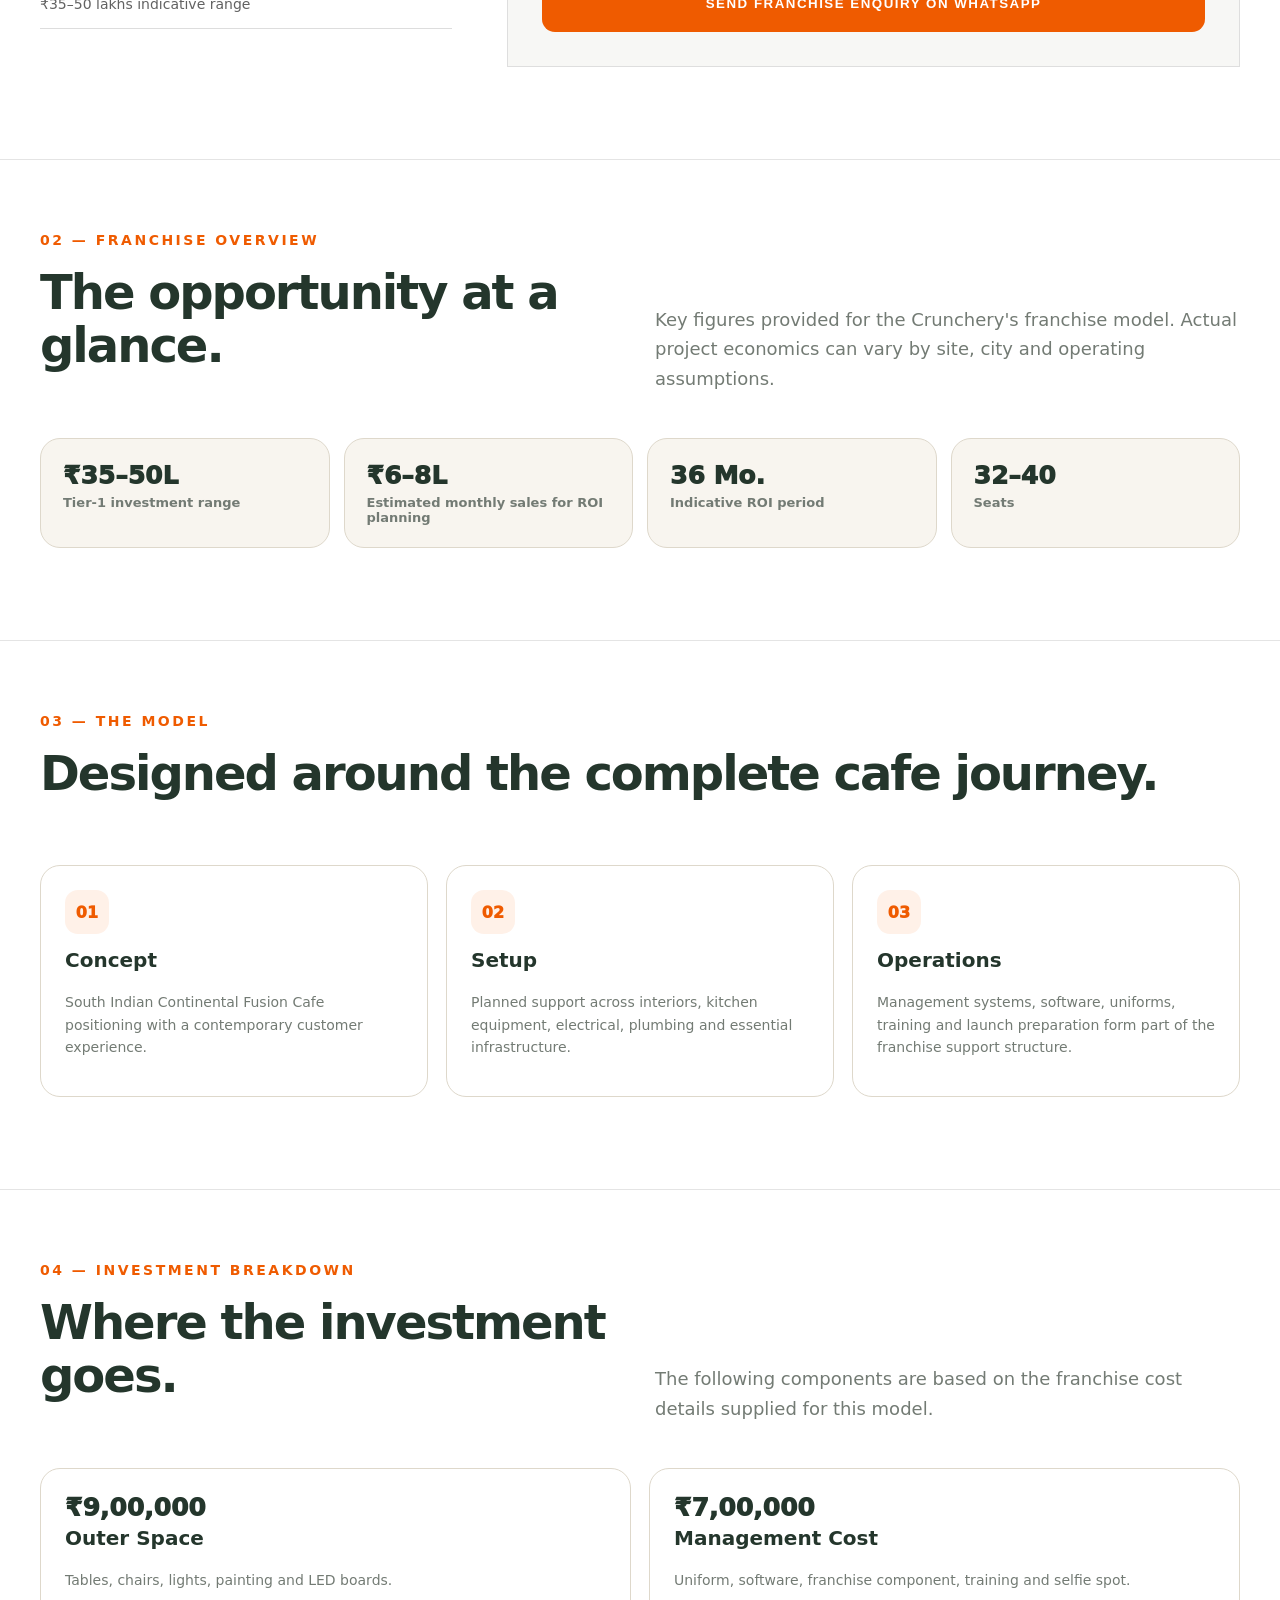
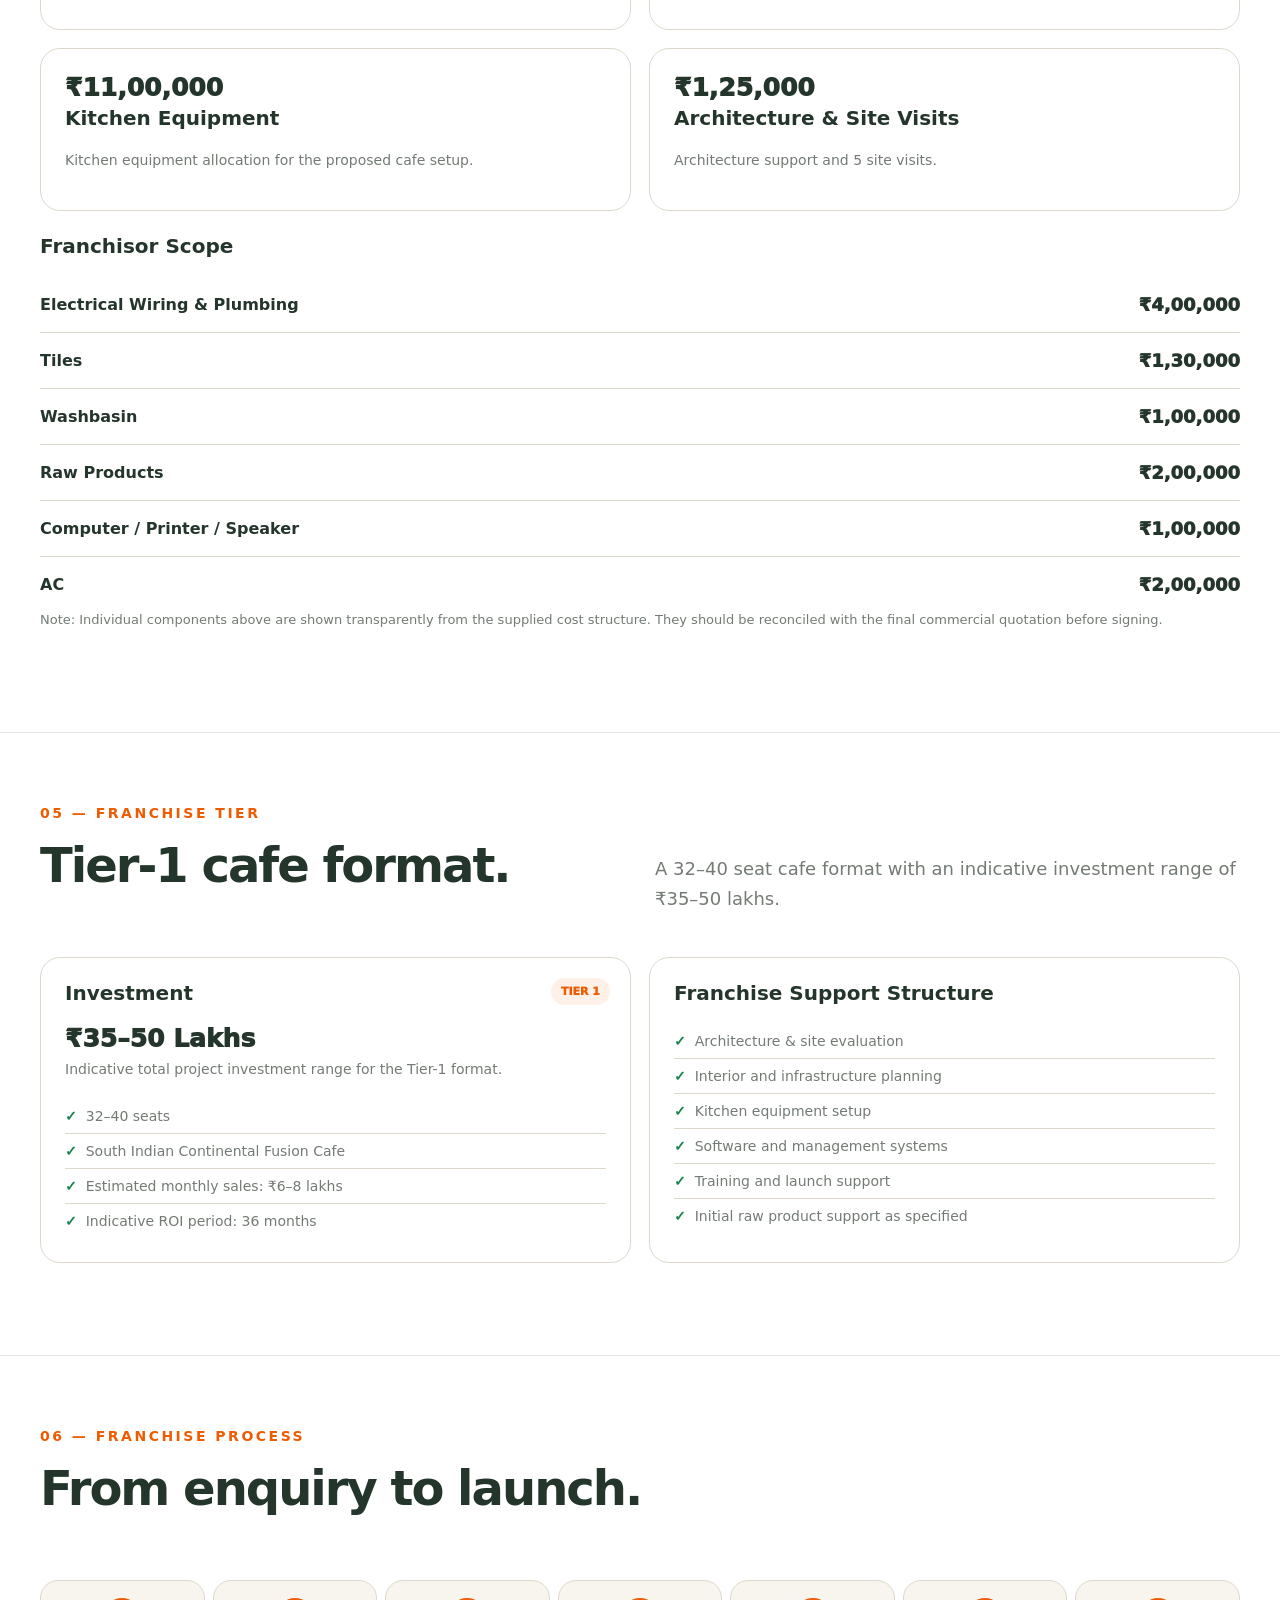
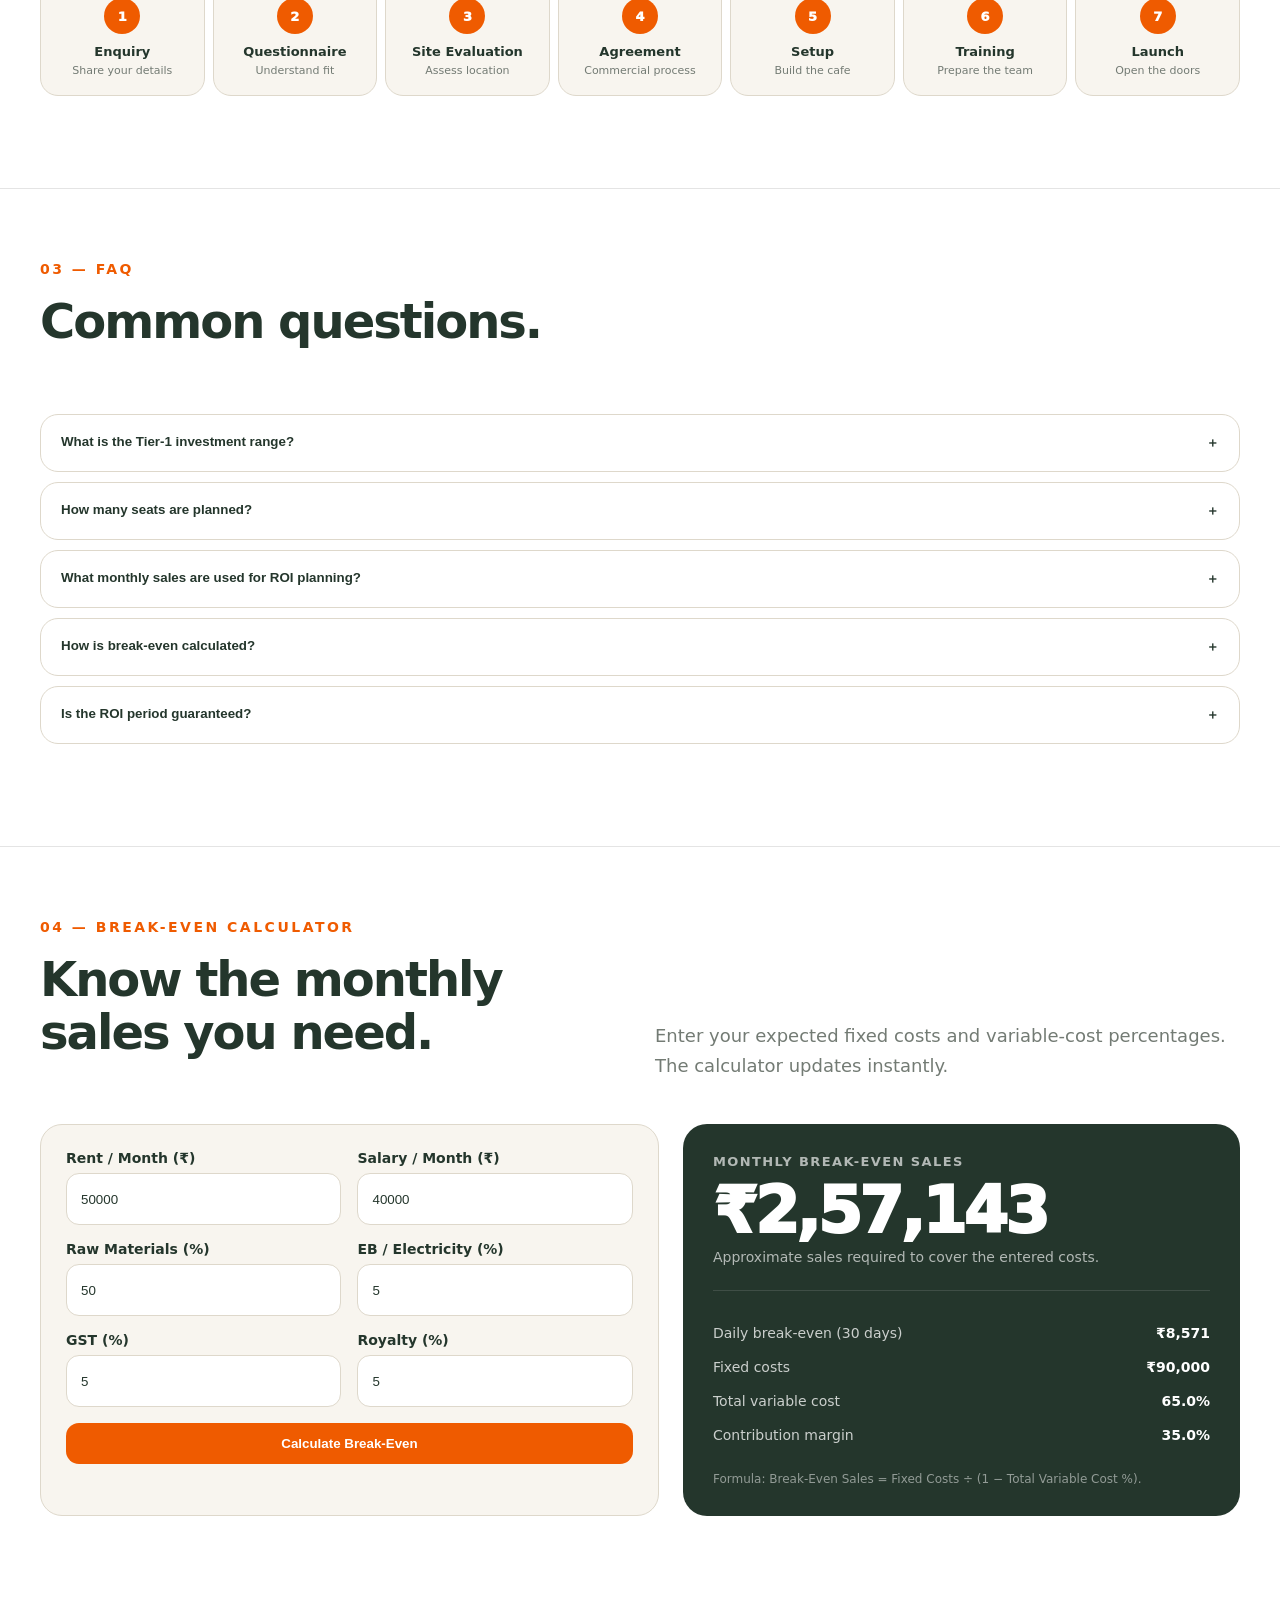
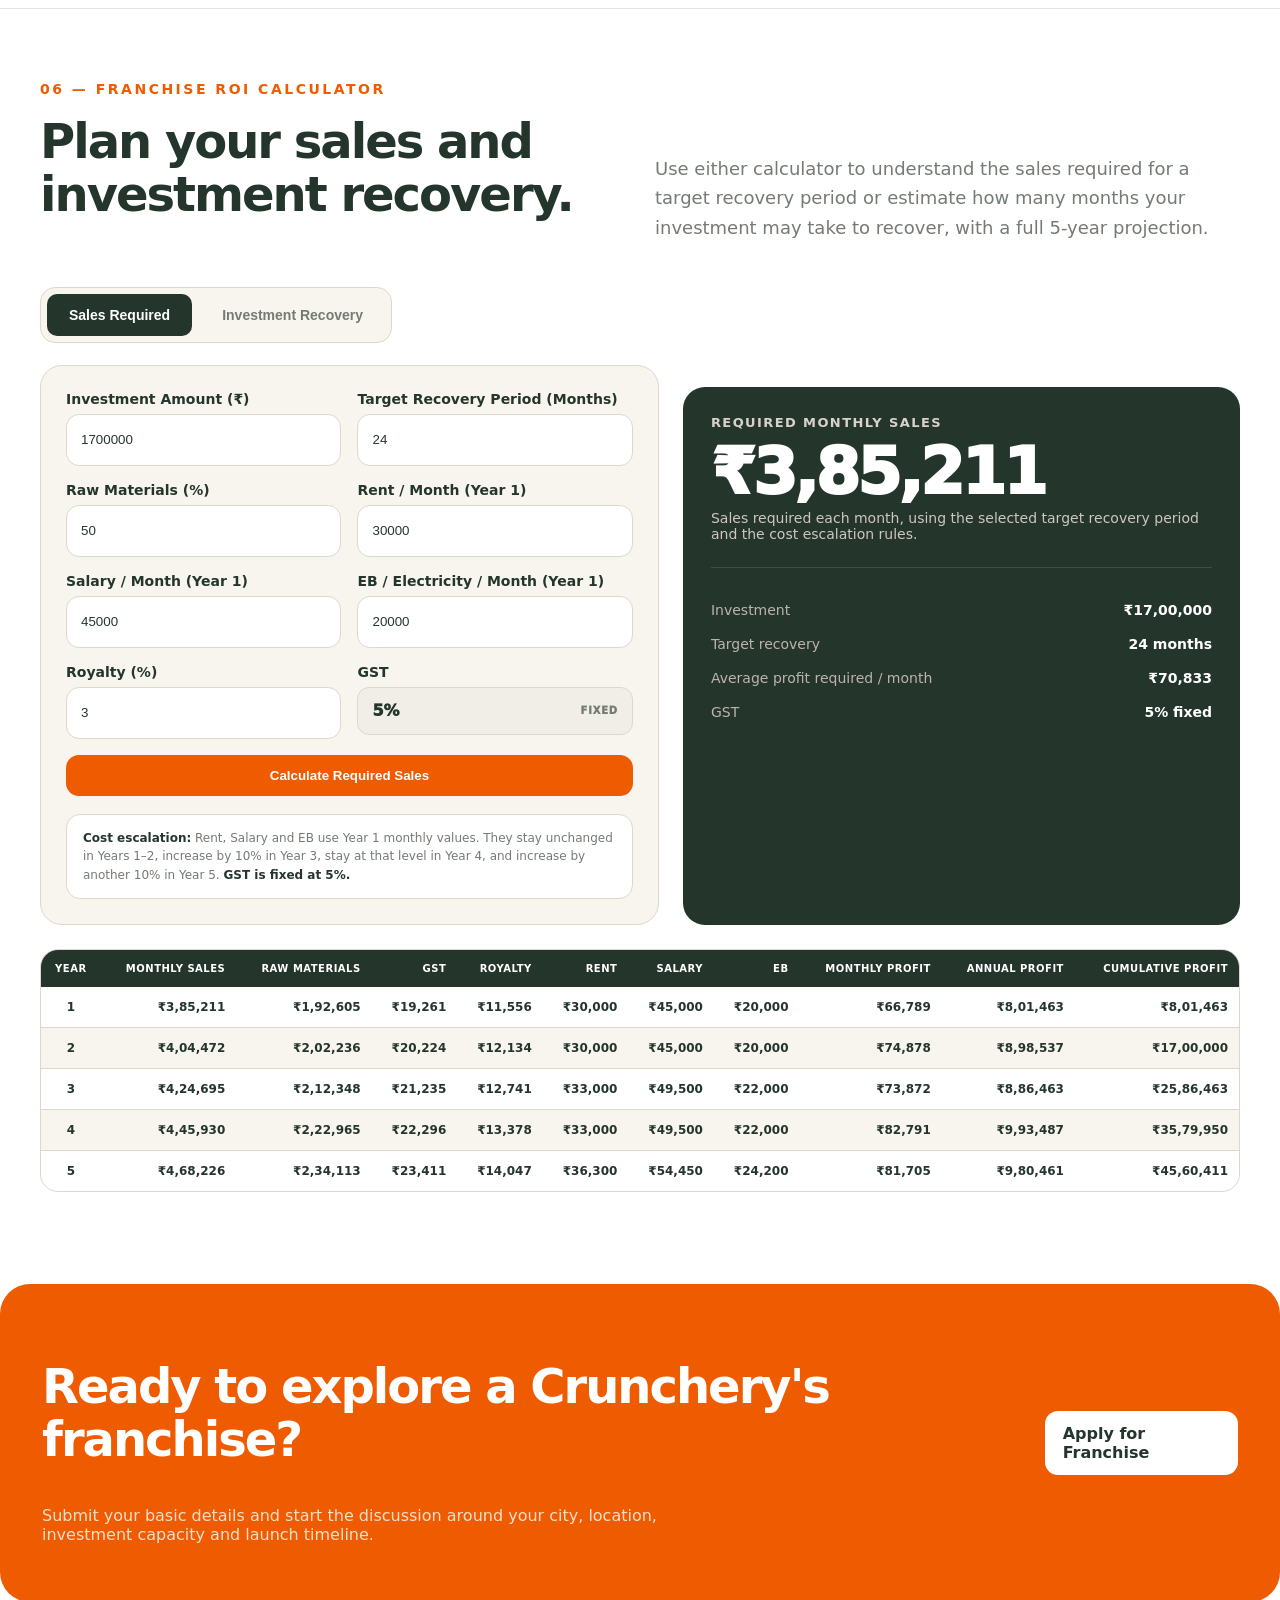
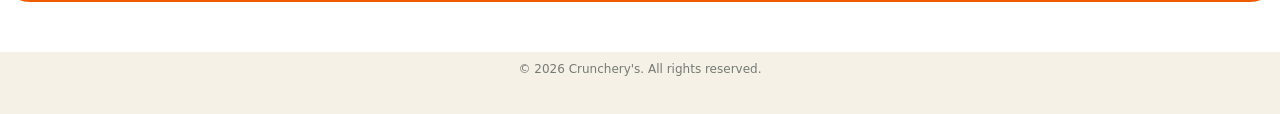
<file: franchise/indexbck.html>
<!DOCTYPE html>
<html lang="en">
<head>
  <meta charset="UTF-8">
  <meta name="viewport" content="width=device-width, initial-scale=1.0">
  <meta name="description" content="Crunchery's Franchise – South Indian Continental Fusion Cafe. Explore investment, setup, break-even and franchise opportunities.">
  <title>Crunchery's Franchise | South Indian Continental Fusion Cafe</title>
    <style>
 @import url('https://fonts.googleapis.com/css2?family=Anton&display=swap');
/* =========================================================
   CRUNCHERY'S FRANCHISE PAGE
   SCOPED CSS
   Prevents Squarespace / existing website CSS conflicts
   ========================================================= */

:root{
  --fr-bg:#f6f1e7;
  --fr-card:#ffffff;
  --fr-text:#24362c;
  --fr-muted:#737b74;
  --fr-line:#ded8cb;
  --fr-accent:#ef5b00;
  --fr-dark:#24362c;
  --fr-good:#16834b;
  --fr-soft:#f8f5ef;
}


/* =========================================================
   PAGE RESET
   ========================================================= */

#franchise-page-only,
#franchise-page-only *{
  box-sizing:border-box;
}

html{
  scroll-behavior:smooth;
}

body{
  margin:0;
  background:var(--fr-bg);
  color:var(--fr-text);
  font-family:
    Inter,
    system-ui,
    -apple-system,
    BlinkMacSystemFont,
    "Segoe UI",
    sans-serif;
}


/* =========================================================
   HEADER — CRUNCHERY'S MAIN-SITE STYLE
   Scoped to this franchise page only.
   ========================================================= */

.franchise-header{
  width:100% !important;
  min-height:196px !important;
  background:#fffaf3 !important;
  border-bottom:1px solid var(--fr-line) !important;
  position:sticky !important;
  top:0 !important;
  z-index:9999 !important;
}

.franchise-header-inner{
  width:100% !important;
  max-width:1660px !important;
  min-height:196px !important;
  margin:0 auto !important;
  padding:18px 28px 20px !important;
  display:grid !important;
  grid-template-columns:minmax(560px,620px) minmax(0,1fr) !important;
  grid-template-rows:42px 1fr !important;
  column-gap:38px !important;
  align-items:center !important;
}

/* Full brand block */
.franchise-logo{
  grid-column:1 !important;
  grid-row:1 / span 2 !important;
  display:flex !important;
  align-items:center !important;
  justify-content:flex-start !important;
  gap:12px !important;
  width:max-content !important;
  max-width:100% !important;
  text-decoration:none !important;
}

.franchise-logo img{
  display:block !important;
  width:143px !important;
  height:143px !important;
  max-width:143px !important;
  max-height:143px !important;
  flex:0 0 128px !important;
  object-fit:contain !important;
}

/* Wordmark beside the repository logo */
.franchise-wordmark{
  display:flex !important;
  flex-direction:column !important;
  width:430px !important;
  max-width:100% !important;
}

.franchise-wordmark-name{
  font-family:"Anton",sans-serif !important;
  font-size:64px !important;
  line-height:.88 !important;
  font-weight:900 !important;
  letter-spacing:2px !important;
  color:#241b16 !important;
  white-space:nowrap !important;
}

.franchise-wordmark-name .orange{
  color:#ef5b00 !important;
}

.franchise-wordmark-name sup{
  font-family:Arial,sans-serif !important;
  font-size:16px !important;
  vertical-align:top !important;
  position:relative !important;
  top:-2px !important;
  margin-left:3px !important;
}

.franchise-wordmark-rule{
  width:100% !important;
  height:5px !important;
  background:#ef5b00 !important;
  margin:14px 0 10px !important;
}

.franchise-wordmark-tagline{
  color:#17243d !important;
  font-size:17px !important;
  line-height:1 !important;
  font-weight:950 !important;
  letter-spacing:.7px !important;
  white-space:nowrap !important;
}

.franchise-wordmark-tagline::before{
  content:"★" !important;
  margin-right:16px !important;
}

.franchise-wordmark-tagline::after{
  content:"★" !important;
  margin-left:16px !important;
}

/* Top-right brand promises */
.franchise-utilities{
  grid-column:2 !important;
  grid-row:1 !important;
  justify-self:end !important;
  display:flex !important;
  align-items:center !important;
  justify-content:flex-end !important;
  color:#3b342e !important;
  font-size:13px !important;
  font-weight:800 !important;
  white-space:nowrap !important;
}

.franchise-utility{
  padding:0 18px !important;
  border-right:1px solid #d8d0c4 !important;
}

.franchise-utility:last-child{
  padding-right:0 !important;
  border-right:0 !important;
}

/* Navigation row */
.franchise-nav{
  grid-column:2 !important;
  grid-row:2 !important;
  width:100% !important;
  display:flex !important;
  align-items:center !important;
  justify-content:flex-end !important;
  gap:34px !important;
  padding-top:12px !important;
}

.franchise-nav a{
  display:block !important;
  padding:13px 0 !important;
  color:#2f302d !important;
  font-size:16px !important;
  font-weight:850 !important;
  line-height:1 !important;
  white-space:nowrap !important;
  text-decoration:none !important;
  border-bottom:2px solid transparent !important;
  transition:color .2s ease,border-color .2s ease !important;
}

.franchise-nav a:hover{
  color:var(--fr-accent) !important;
  border-bottom-color:var(--fr-accent) !important;
}

/* Apply Now remains part of the navigation */
.franchise-nav .franchise-apply{
  width:158px !important;
  height:56px !important;
  display:flex !important;
  align-items:center !important;
  justify-content:center !important;
  flex:0 0 158px !important;
  padding:0 !important;
  margin-left:10px !important;
  background:var(--fr-accent) !important;
  color:#fff !important;
  border:0 !important;
  border-radius:18px !important;
  font-size:16px !important;
  font-weight:900 !important;
  box-shadow:0 10px 25px rgba(239,91,0,.16) !important;
}

.franchise-nav .franchise-apply:hover{
  color:#fff !important;
  border-bottom:0 !important;
  transform:translateY(-2px) !important;
}

/* =========================================================
   MAIN PAGE CONTAINER
   ========================================================= */

#franchise-page-only{
  width:100% !important;

  max-width:1400px !important;

  margin:0 auto !important;

  padding:
    0 30px 50px 30px !important;
}


/* =========================================================
   GENERAL CARD
   ========================================================= */

#franchise-page-only .card{
  width:100% !important;

  background:var(--fr-card) !important;

  border-radius:28px !important;

  padding:32px 40px !important;

  margin:0 0 20px 0 !important;

  border:0 !important;

  box-shadow:
    0 8px 28px rgba(70,55,35,.06) !important;
}


/* =========================================================
   TYPOGRAPHY
   ========================================================= */

#franchise-page-only h1,
#franchise-page-only h2,
#franchise-page-only h3{
  color:var(--fr-text) !important;

  margin-top:0 !important;

  line-height:1.1 !important;
}

#franchise-page-only h1{
  font-size:clamp(60px,6vw,92px) !important;

  font-weight:950 !important;

  letter-spacing:-4px !important;

  margin-bottom:22px !important;
}

#franchise-page-only h2{
  font-size:clamp(32px,4vw,48px) !important;

  font-weight:900 !important;

  letter-spacing:-2px !important;
}

#franchise-page-only h3{
  font-size:20px !important;

  font-weight:900 !important;
}

#franchise-page-only p{
  margin-top:0 !important;
}

#franchise-page-only .eyebrow{
  color:var(--fr-accent) !important;

  font-size:14px !important;

  font-weight:900 !important;

  letter-spacing:2.5px !important;

  text-transform:uppercase !important;

  margin-bottom:18px !important;
}

#franchise-page-only .subtitle{
  color:var(--fr-muted) !important;

  font-size:18px !important;

  line-height:1.65 !important;

  max-width:760px !important;
}


/* =========================================================
   HERO
   ========================================================= */

/*
   IMPORTANT:
   The #franchise-page-only prefix gives this CSS higher
   priority than the existing website .hero styles.
*/

#franchise-page-only .hero{
  width:100% !important;

  min-height:720px !important;

  display:grid !important;

  grid-template-columns:
    minmax(0,1.1fr)
    minmax(500px,.9fr) !important;

  gap:70px !important;

  align-items:center !important;

  padding:70px 0 75px !important;

  margin:0 !important;
}


/* =========================================================
   HERO LEFT
   ========================================================= */

#franchise-page-only .hero-copy{
  width:100% !important;

  min-width:0 !important;

  max-width:none !important;

  display:flex !important;

  flex-direction:column !important;

  justify-content:center !important;

  align-items:flex-start !important;

  position:relative !important;

  z-index:5 !important;
}


/* =========================================================
   HERO TITLE
   ========================================================= */

#franchise-page-only .hero-copy h1{
  width:100% !important;

  max-width:820px !important;

  margin:0 0 22px 0 !important;

  padding:0 !important;

  font-size:clamp(62px,6vw,94px) !important;

  line-height:.98 !important;

  letter-spacing:-5px !important;

  font-weight:950 !important;

  white-space:normal !important;

  overflow:visible !important;
}

#franchise-page-only .hero-copy h1 span{
  color:var(--fr-accent) !important;

  display:inline !important;
}


/* =========================================================
   HERO SUBTITLE
   ========================================================= */

#franchise-page-only .hero .subtitle{
  width:100% !important;

  max-width:700px !important;

  color:var(--fr-muted) !important;

  font-size:18px !important;

  line-height:1.65 !important;

  margin:0 !important;
}


/* =========================================================
   HERO BUTTONS
   ========================================================= */

#franchise-page-only .hero-actions{
  width:100% !important;

  display:flex !important;

  flex-wrap:wrap !important;

  align-items:center !important;

  gap:12px !important;

  margin-top:30px !important;
}

#franchise-page-only .hero-actions .btn{
  display:inline-flex !important;

  align-items:center !important;
  justify-content:center !important;

  min-height:52px !important;

  padding:0 22px !important;

  border-radius:14px !important;

  font-size:14px !important;

  font-weight:900 !important;

  text-decoration:none !important;

  cursor:pointer !important;
}


/* =========================================================
   HERO NOTE
   ========================================================= */

#franchise-page-only .hero-note{
  display:flex !important;

  align-items:flex-start !important;

  gap:12px !important;

  margin-top:28px !important;

  color:var(--fr-muted) !important;

  font-size:14px !important;

  line-height:1.5 !important;
}

#franchise-page-only .hero-note > span{
  color:var(--fr-accent) !important;

  font-size:16px !important;
}

#franchise-page-only .hero-note strong{
  color:var(--fr-text) !important;
}

/* =========================================================
   HERO — FRANCHISE POSTER
   ========================================================= */

#franchise-page-only .hero-visual{
  position:relative !important;
  width:100% !important;
  min-width:0 !important;
  min-height:620px !important;

  padding:0 !important;
  overflow:hidden !important;

  border-radius:38px !important;

  background:none !important;

  box-shadow:
    0 25px 60px rgba(36,54,44,.16) !important;
}

#franchise-page-only .franchise-poster{
  display:block !important;

  width:100% !important;
  height:100% !important;

  min-width:100% !important;
  min-height:620px !important;

  margin:0 !important;
  padding:0 !important;

  object-fit:cover !important;
  object-position:center center !important;

  border-radius:38px !important;
}




/* =========================================================
   BUTTONS
   ========================================================= */

#franchise-page-only .btn{
  border:0 !important;

  border-radius:13px !important;

  padding:13px 18px !important;

  font-weight:900 !important;

  cursor:pointer !important;

  display:inline-flex !important;

  align-items:center !important;

  justify-content:center !important;

  gap:8px !important;

  text-decoration:none !important;

  transition:
    transform .18s ease,
    background .18s ease !important;
}

#franchise-page-only .btn:hover{
  transform:translateY(-2px) !important;
}

#franchise-page-only .btn-primary{
  background:var(--fr-accent) !important;

  color:#fff !important;
}

#franchise-page-only .btn-dark{
  background:var(--fr-dark) !important;

  color:#fff !important;
}

#franchise-page-only .btn-light{
  background:#fff !important;

  color:var(--fr-text) !important;
}

#franchise-page-only .btn-block{
  width:100% !important;
}


/* =========================================================
   SECTION HEAD
   ========================================================= */

#franchise-page-only .section-head{
  display:flex !important;

  justify-content:space-between !important;

  align-items:flex-end !important;

  gap:30px !important;

  margin-bottom:26px !important;
}

#franchise-page-only .section-head > div{
  flex:1 !important;
}

#franchise-page-only .section-head .subtitle{
  flex:1 !important;

  max-width:620px !important;
}


/* =========================================================
   METRICS
   ========================================================= */

#franchise-page-only .metric-grid{
  width:100% !important;

  display:grid !important;

  grid-template-columns:
    repeat(4,minmax(0,1fr)) !important;

  gap:14px !important;

  margin-top:25px !important;
}

#franchise-page-only .metric{
  background:var(--fr-soft) !important;

  border:1px solid var(--fr-line) !important;

  border-radius:20px !important;

  padding:22px !important;
}

#franchise-page-only .metric-value{
  color:var(--fr-text) !important;

  font-size:25px !important;

  font-weight:950 !important;

  margin-bottom:5px !important;
}

#franchise-page-only .metric-label{
  color:var(--fr-muted) !important;

  font-size:13px !important;

  font-weight:700 !important;
}


/* =========================================================
   GRIDS
   ========================================================= */

#franchise-page-only .grid{
  display:grid !important;

  grid-template-columns:
    repeat(3,minmax(0,1fr)) !important;

  gap:18px !important;
}

#franchise-page-only .grid2{
  display:grid !important;

  grid-template-columns:
    repeat(2,minmax(0,1fr)) !important;

  gap:18px !important;
}


/* =========================================================
   INFO CARDS
   ========================================================= */

#franchise-page-only .info-card{
  border:
    1px solid var(--fr-line) !important;

  border-radius:20px !important;

  padding:24px !important;

  background:#fff !important;
}

#franchise-page-only .info-icon{
  width:44px !important;
  height:44px !important;

  border-radius:13px !important;

  background:#fff1e8 !important;

  color:var(--fr-accent) !important;

  display:grid !important;

  place-items:center !important;

  font-weight:950 !important;

  margin-bottom:15px !important;
}

#franchise-page-only .info-card p{
  color:var(--fr-muted) !important;

  font-size:14px !important;

  line-height:1.6 !important;
}

#franchise-page-only .price{
  color:var(--fr-text) !important;

  font-size:25px !important;

  font-weight:950 !important;

  margin-bottom:5px !important;
}

#franchise-page-only .small{
  color:var(--fr-muted) !important;

  font-size:13px !important;
}


/* =========================================================
   COST ROWS
   ========================================================= */

#franchise-page-only .cost-row{
  display:grid !important;

  grid-template-columns:
    minmax(0,1fr)
    auto !important;

  gap:20px !important;

  align-items:center !important;

  padding:17px 0 !important;

  border-bottom:
    1px solid var(--fr-line) !important;
}

#franchise-page-only .cost-row:last-child{
  border-bottom:0 !important;
}

#franchise-page-only .cost-title{
  color:var(--fr-text) !important;

  font-weight:900 !important;
}

#franchise-page-only .cost-desc{
  color:var(--fr-muted) !important;

  font-size:13px !important;
}

#franchise-page-only .cost-value{
  color:var(--fr-text) !important;

  font-size:18px !important;

  font-weight:950 !important;

  white-space:nowrap !important;
}


/* =========================================================
   CALCULATOR
   ========================================================= */

#franchise-page-only .calculator{
  width:100% !important;

  display:grid !important;

  grid-template-columns:
    minmax(0,1fr)
    minmax(400px,.9fr) !important;

  gap:24px !important;
}

#franchise-page-only .calc-panel{
  border:
    1px solid var(--fr-line) !important;

  border-radius:22px !important;

  padding:25px !important;

  background:var(--fr-soft) !important;
}

#franchise-page-only .form-grid{
  display:grid !important;

  grid-template-columns:
    repeat(2,minmax(0,1fr)) !important;

  gap:16px !important;
}

#franchise-page-only .field{
  display:flex !important;

  flex-direction:column !important;

  gap:7px !important;
}

#franchise-page-only .field.full{
  grid-column:1/-1 !important;
}

#franchise-page-only label{
  color:var(--fr-text) !important;

  font-size:14px !important;

  font-weight:850 !important;
}


/* =========================================================
   INPUTS
   ========================================================= */

#franchise-page-only input,
#franchise-page-only select,
#franchise-page-only textarea{
  width:100% !important;

  height:52px !important;

  border:
    1px solid var(--fr-line) !important;

  border-radius:13px !important;

  padding:0 14px !important;

  background:#fff !important;

  color:var(--fr-text) !important;

  outline:none !important;
}

#franchise-page-only textarea{
  height:110px !important;

  padding:13px 14px !important;

  resize:vertical !important;
}

#franchise-page-only input:focus,
#franchise-page-only select:focus,
#franchise-page-only textarea:focus{
  border-color:var(--fr-accent) !important;

  box-shadow:
    0 0 0 3px rgba(239,91,0,.09) !important;
}


/* =========================================================
   RESULT CARD
   ========================================================= */

#franchise-page-only .result-card{
  width:100% !important;

  min-height:100% !important;

  background:var(--fr-dark) !important;

  color:#fff !important;

  border-radius:24px !important;

  padding:30px !important;

  display:flex !important;

  flex-direction:column !important;
}

#franchise-page-only .result-label{
  color:rgba(255,255,255,.65) !important;

  font-size:13px !important;

  font-weight:800 !important;

  text-transform:uppercase !important;

  letter-spacing:1.4px !important;
}

#franchise-page-only .result-number{
  color:#fff !important;

  font-size:clamp(42px,5vw,64px) !important;

  font-weight:950 !important;

  line-height:1 !important;

  letter-spacing:-3px !important;

  margin:10px 0 6px !important;
}

#franchise-page-only .result-sub{
  color:rgba(255,255,255,.65) !important;

  font-size:14px !important;
}

#franchise-page-only .result-divider{
  height:1px !important;

  background:rgba(255,255,255,.12) !important;

  margin:25px 0 !important;
}

#franchise-page-only .result-line{
  display:flex !important;

  justify-content:space-between !important;

  gap:20px !important;

  padding:9px 0 !important;

  color:rgba(255,255,255,.76) !important;

  font-size:14px !important;
}

#franchise-page-only .result-line strong{
  color:#fff !important;
}

#franchise-page-only .formula{
  margin-top:auto !important;

  padding-top:20px !important;

  color:rgba(255,255,255,.5) !important;

  font-size:12px !important;
}


/* =========================================================
   TIER
   ========================================================= */

#franchise-page-only .tier{
  position:relative !important;

  overflow:hidden !important;
}

#franchise-page-only .tier-badge{
  position:absolute !important;

  right:20px !important;
  top:20px !important;

  background:#fff1e8 !important;

  color:var(--fr-accent) !important;

  padding:7px 10px !important;

  border-radius:999px !important;

  font-size:11px !important;

  font-weight:950 !important;

  text-transform:uppercase !important;
}

#franchise-page-only .tier-list{
  list-style:none !important;

  margin:18px 0 0 !important;

  padding:0 !important;
}

#franchise-page-only .tier-list li{
  padding:9px 0 !important;

  border-bottom:
    1px solid var(--fr-line) !important;

  color:var(--fr-muted) !important;

  font-size:14px !important;
}

#franchise-page-only .tier-list li:last-child{
  border-bottom:0 !important;
}

#franchise-page-only .tier-list li::before{
  content:"✓" !important;

  color:var(--fr-good) !important;

  font-weight:950 !important;

  margin-right:9px !important;
}


/* =========================================================
   PROCESS
   ========================================================= */

#franchise-page-only .process{
  display:grid !important;

  grid-template-columns:
    repeat(7,minmax(0,1fr)) !important;

  gap:8px !important;

  margin-top:26px !important;
}

#franchise-page-only .step{
  text-align:center !important;

  padding:17px 8px !important;

  border:
    1px solid var(--fr-line) !important;

  border-radius:18px !important;

  background:var(--fr-soft) !important;
}

#franchise-page-only .step-no{
  width:36px !important;
  height:36px !important;

  border-radius:50% !important;

  background:var(--fr-accent) !important;

  color:#fff !important;

  display:grid !important;

  place-items:center !important;

  margin:0 auto 10px !important;

  font-weight:950 !important;

  font-size:13px !important;
}

#franchise-page-only .step strong{
  color:var(--fr-text) !important;

  font-size:13px !important;

  display:block !important;
}

#franchise-page-only .step span{
  color:var(--fr-muted) !important;

  font-size:11px !important;
}


/* =========================================================
   FAQ
   ========================================================= */

#franchise-page-only .faq{
  border:
    1px solid var(--fr-line) !important;

  border-radius:18px !important;

  margin-bottom:10px !important;

  overflow:hidden !important;

  background:#fff !important;
}

#franchise-page-only .faq button{
  width:100% !important;

  background:none !important;

  border:0 !important;

  padding:19px 20px !important;

  text-align:left !important;

  display:flex !important;

  justify-content:space-between !important;

  gap:20px !important;

  color:var(--fr-text) !important;

  cursor:pointer !important;

  font-weight:900 !important;
}

#franchise-page-only .faq-plus{
  transition:transform .18s ease !important;
}

#franchise-page-only .faq-answer{
  display:none !important;

  padding:0 20px 19px !important;

  color:var(--fr-muted) !important;

  font-size:14px !important;
}

#franchise-page-only .faq.open .faq-answer{
  display:block !important;
}

#franchise-page-only .faq.open .faq-plus{
  transform:rotate(45deg) !important;
}


/* =========================================================
   QUESTIONNAIRE
   ========================================================= */

#franchise-page-only .questionnaire{
  display:grid !important;

  grid-template-columns:
    minmax(300px,.8fr)
    minmax(0,1.2fr) !important;

  gap:28px !important;
}

#franchise-page-only .contact-panel{
  background:var(--fr-dark) !important;

  color:#fff !important;

  border-radius:24px !important;

  padding:30px !important;

  height:100% !important;
}

#franchise-page-only .contact-panel h3{
  color:#fff !important;

  font-size:30px !important;
}

#franchise-page-only .contact-panel p{
  color:rgba(255,255,255,.7) !important;
}

#franchise-page-only .contact-list{
  list-style:none !important;

  padding:0 !important;

  margin:24px 0 0 !important;
}

#franchise-page-only .contact-list li{
  padding:11px 0 !important;

  border-bottom:
    1px solid rgba(255,255,255,.1) !important;

  font-size:14px !important;
}

#franchise-page-only .contact-list strong{
  display:block !important;

  color:#fff !important;
}

#franchise-page-only .contact-list span{
  color:rgba(255,255,255,.65) !important;
}

#franchise-page-only .form-card{
  border:
    1px solid var(--fr-line) !important;

  border-radius:24px !important;

  padding:26px !important;

  background:var(--fr-soft) !important;
}


/* =========================================================
   FINAL CTA
   ========================================================= */

#franchise-page-only .cta{
  background:var(--fr-accent) !important;

  color:#fff !important;

  border-radius:30px !important;

  padding:42px !important;

  display:flex !important;

  align-items:center !important;

  justify-content:space-between !important;

  gap:30px !important;
}

#franchise-page-only .cta h2{
  color:#fff !important;
}

#franchise-page-only .cta p{
  color:rgba(255,255,255,.8) !important;

  max-width:650px !important;
}


/* =========================================================
   FOOTER
   ========================================================= */

body > footer,
footer{
  padding:10px 28px 38px !important;

  text-align:center !important;

  color:var(--fr-muted) !important;

  font-size:12px !important;
}


/* =========================================================
   TOAST
   ========================================================= */

#toast{
  position:fixed !important;

  right:20px !important;
  bottom:20px !important;

  background:var(--fr-dark) !important;

  color:#fff !important;

  padding:14px 18px !important;

  border-radius:14px !important;

  box-shadow:
    0 10px 30px rgba(0,0,0,.18) !important;

  display:none;

  z-index:99999 !important;

  font-size:14px !important;
}


/* =========================================================
   1200px
   ========================================================= */

@media (max-width:1200px){

  .franchise-header-inner{
    grid-template-columns:
      160px
      minmax(0,1fr)
      140px !important;
  }

  .franchise-nav{
    gap:28px !important;
  }

  #franchise-page-only .hero{
    grid-template-columns:
      minmax(0,1fr)
      minmax(440px,.85fr) !important;

    gap:45px !important;
  }

  #franchise-page-only .hero-visual{
    min-width:440px !important;
  }

}


/* =========================================================
   1000px
   ========================================================= */

@media (max-width:1000px){

  .franchise-header-inner{
    grid-template-columns:
      130px
      minmax(0,1fr)
      125px !important;

    padding:0 18px !important;
  }

  .franchise-nav{
    gap:20px !important;
  }

  .franchise-nav a{
    font-size:13px !important;
  }

  .franchise-apply{
    width:125px !important;
  }

  #franchise-page-only{
    padding-left:22px !important;
    padding-right:22px !important;
  }

  #franchise-page-only .hero{
    grid-template-columns:
      minmax(0,1fr)
      minmax(390px,.8fr) !important;

    gap:30px !important;
  }

  #franchise-page-only .hero-visual{
    min-width:390px !important;
    min-height:560px !important;
    padding:34px !important;
  }

  #franchise-page-only .hero-copy h1{
    font-size:clamp(52px,6vw,72px) !important;
  }

}


/* =========================================================
   900px
   ========================================================= */

@media (max-width:1200px){
  .franchise-header-inner{
    grid-template-columns:minmax(450px,520px) minmax(0,1fr) !important;
    column-gap:22px !important;
    padding-left:22px !important;
    padding-right:22px !important;
  }

  .franchise-logo{
    gap:18px !important;
  }

  .franchise-logo img{
    width:105px !important;
    height:105px !important;
    max-width:105px !important;
    max-height:105px !important;
    flex-basis:105px !important;
  }

  .franchise-wordmark-name{
    font-size:52px !important;
  }

  .franchise-wordmark-rule{
    height:4px !important;
    margin:11px 0 8px !important;
  }

  .franchise-wordmark-tagline{
    font-size:14px !important;
  }

  .franchise-nav{
    gap:22px !important;
  }

  .franchise-nav a{
    font-size:14px !important;
  }

  .franchise-nav .franchise-apply{
    width:140px !important;
    flex-basis:140px !important;
  }
}

@media (max-width:1000px){
  .franchise-header,
  .franchise-header-inner{
    min-height:155px !important;
  }

  .franchise-header-inner{
    grid-template-columns:minmax(350px,430px) minmax(0,1fr) !important;
    padding:14px 18px !important;
    column-gap:16px !important;
  }

  .franchise-logo{
    gap:12px !important;
  }

  .franchise-logo img{
    width:82px !important;
    height:82px !important;
    max-width:82px !important;
    max-height:82px !important;
    flex-basis:82px !important;
  }

  .franchise-wordmark-name{
    font-size:41px !important;
  }

  .franchise-wordmark-rule{
    height:3px !important;
    margin:8px 0 6px !important;
  }

  .franchise-wordmark-tagline{
    font-size:10px !important;
  }

  .franchise-wordmark-tagline::before{
    margin-right:8px !important;
  }

  .franchise-wordmark-tagline::after{
    margin-left:8px !important;
  }

  .franchise-utilities{
    font-size:10px !important;
  }

  .franchise-utility{
    padding:0 8px !important;
  }

  .franchise-nav{
    gap:14px !important;
    padding-top:5px !important;
  }

  .franchise-nav a{
    font-size:11px !important;
  }

  .franchise-nav .franchise-apply{
    width:118px !important;
    height:44px !important;
    flex-basis:118px !important;
    border-radius:13px !important;
    font-size:12px !important;
    margin-left:2px !important;
  }
}

@media (max-width:900px){

  .franchise-header{
    min-height:76px !important;
    height:76px !important;
  }

  .franchise-header-inner{
    min-height:76px !important;
    height:76px !important;
    display:flex !important;
    justify-content:space-between !important;
    align-items:center !important;
    padding:8px 18px !important;
  }

  .franchise-utilities{
    display:none !important;
  }

  .franchise-nav{
    display:flex !important;
    width:auto !important;
    padding:0 !important;
    gap:0 !important;
  }

  .franchise-nav a:not(.franchise-apply){
    display:none !important;
  }

  .franchise-logo{
    width:auto !important;
    max-width:72% !important;
    gap:9px !important;
  }

  .franchise-logo img{
    width:52px !important;
    height:52px !important;
    max-width:52px !important;
    max-height:52px !important;
    flex-basis:52px !important;
  }

  .franchise-wordmark{
    width:auto !important;
  }

  .franchise-wordmark-name{
    font-size:30px !important;
  }

  .franchise-wordmark-rule{
    height:2px !important;
    margin:5px 0 !important;
  }

  .franchise-wordmark-tagline{
    font-size:7px !important;
  }

  .franchise-nav .franchise-apply{
    width:112px !important;
    height:44px !important;
    flex-basis:112px !important;
    margin:0 !important;
    border-radius:13px !important;
    font-size:12px !important;
  }

  #franchise-page-only{
    padding:0 20px 40px !important;
  }

  #franchise-page-only .hero{
    display:grid !important;

    grid-template-columns:1fr !important;

    gap:30px !important;

    min-height:auto !important;

    padding:55px 0 !important;
  }

  #franchise-page-only .hero-copy{
    width:100% !important;
  }

  #franchise-page-only .hero-copy h1{
    width:100% !important;

    max-width:850px !important;

    font-size:
      clamp(52px,8vw,78px) !important;

    letter-spacing:-4px !important;
  }

  #franchise-page-only .hero-visual{
    width:100% !important;

    min-width:0 !important;

    min-height:500px !important;
  }

  #franchise-page-only .metric-grid{
    grid-template-columns:
      repeat(2,minmax(0,1fr)) !important;
  }

  #franchise-page-only .grid{
    grid-template-columns:
      repeat(2,minmax(0,1fr)) !important;
  }

  #franchise-page-only .calculator{
    grid-template-columns:1fr !important;
  }

  #franchise-page-only .questionnaire{
    grid-template-columns:1fr !important;
  }

  #franchise-page-only .process{
    grid-template-columns:
      repeat(4,minmax(0,1fr)) !important;
  }

}


/* =========================================================
   600px
   ========================================================= */

@media (max-width:600px){

  .franchise-header{
    min-height:68px !important;
    height:68px !important;
  }

  .franchise-header-inner{
    min-height:68px !important;
    height:68px !important;
    padding:7px 14px !important;
  }

  .franchise-logo{
    gap:7px !important;
    max-width:70% !important;
  }

  .franchise-logo img{
    width:44px !important;
    height:44px !important;
    max-width:44px !important;
    max-height:44px !important;
    flex-basis:44px !important;
  }

  .franchise-wordmark-name{
    font-size:23px !important;
  }

  .franchise-wordmark-rule{
    height:2px !important;
    margin:3px 0 !important;
  }

  .franchise-wordmark-tagline{
    font-size:5px !important;
  }

  .franchise-nav .franchise-apply{
    width:100px !important;
    height:40px !important;
    flex-basis:100px !important;
    border-radius:11px !important;
    font-size:11px !important;
  }

  #franchise-page-only{
    padding:
      0 16px 30px !important;
  }

  #franchise-page-only .card{
    padding:24px 20px !important;

    border-radius:22px !important;
  }

  #franchise-page-only .hero{
    padding:
      38px 0 42px !important;

    gap:24px !important;
  }

  #franchise-page-only .hero-copy h1{
    font-size:
      clamp(44px,13vw,62px) !important;

    letter-spacing:-3px !important;

    line-height:.98 !important;
  }

  #franchise-page-only .hero .subtitle{
    font-size:16px !important;
  }

  #franchise-page-only .hero-actions{
    flex-direction:column !important;

    align-items:stretch !important;

    width:100% !important;
  }

  #franchise-page-only .hero-actions .btn{
    width:100% !important;
  }

  #franchise-page-only .hero-visual{
    min-height:430px !important;

    padding:28px !important;

    border-radius:25px !important;
  }

  #franchise-page-only .visual-title{
    font-size:43px !important;

    letter-spacing:-2px !important;
  }

  #franchise-page-only .visual-copy{
    font-size:14px !important;
  }

  #franchise-page-only .metric-grid,
  #franchise-page-only .grid,
  #franchise-page-only .grid2,
  #franchise-page-only .form-grid{
    grid-template-columns:1fr !important;
  }

  #franchise-page-only .process{
    grid-template-columns:
      repeat(2,minmax(0,1fr)) !important;
  }

  #franchise-page-only .section-head{
    display:block !important;
  }

  #franchise-page-only .section-head .subtitle{
    margin-top:12px !important;
  }

  #franchise-page-only .cost-row{
    grid-template-columns:1fr !important;

    gap:5px !important;
  }

  #franchise-page-only .cost-value{
    white-space:normal !important;
  }

  #franchise-page-only .cta{
    display:block !important;

    padding:30px 22px !important;

    border-radius:24px !important;
  }

  #franchise-page-only .cta .btn{
    width:100% !important;

    margin-top:12px !important;
  }

}


/* =========================================================
   380px
   ========================================================= */

@media (max-width:380px){

  .franchise-apply{
    width:100px !important;

    font-size:11px !important;
  }

  #franchise-page-only .hero-copy h1{
    font-size:42px !important;
  }

  #franchise-page-only .visual-title{
    font-size:38px !important;
  }

}


/* Anchor positioning for sticky header */
#franchise-page-only > section[id]{
  scroll-margin-top:220px !important;
}

#franchise-opening,
#franchise-story{
  scroll-margin-top:220px !important;
}

/* =========================================================
   HOST-PAGE SAFETY / STANDALONE LAYOUT
   These rules keep this franchise page independent from
   Squarespace / existing Crunchery's website styles.
   ========================================================= */

html, body{
  width:100% !important;
  min-width:0 !important;
  overflow-x:hidden !important;
}

body{
  min-height:100vh !important;
}

.franchise-header,
#franchise-page-only,
body > footer{
  position:relative;
  left:auto !important;
  right:auto !important;
  transform:none !important;
}

.franchise-header-inner,
#franchise-page-only{
  box-sizing:border-box !important;
}

.franchise-header-inner{
  margin-left:auto !important;
  margin-right:auto !important;
}

#franchise-page-only{
  display:block !important;
}

#franchise-page-only .hero{
  width:100% !important;
  box-sizing:border-box !important;
}

#franchise-page-only .hero-copy,
#franchise-page-only .hero-visual{
  box-sizing:border-box !important;
}

#franchise-page-only .hero-copy h1{
  overflow-wrap:normal !important;
  word-break:normal !important;
}

#franchise-page-only .subtitle,
#franchise-page-only p{
  word-break:normal !important;
}

@media (min-width:901px){
  .franchise-header-inner{
    grid-template-columns:650px minmax(0,1fr) !important;
    max-width:1500px !important;
    padding-left:24px !important;
    padding-right:24px !important;
  }

  #franchise-page-only{
    max-width:1280px !important;
    padding-left:0 !important;
    padding-right:0 !important;
  }

  #franchise-page-only .hero{
    grid-template-columns:minmax(0,1.12fr) minmax(480px,.88fr) !important;
    gap:56px !important;
  }

  #franchise-page-only .hero-copy h1{
    max-width:820px !important;
    font-size:clamp(58px,5.3vw,82px) !important;
  }

  #franchise-page-only .hero-visual{
    min-width:0 !important;
    width:100% !important;
  }
}

@media (max-width:1200px) and (min-width:901px){
  .franchise-header-inner,
  #franchise-page-only{
    max-width:calc(100% - 48px) !important;
  }

  #franchise-page-only .hero{
    grid-template-columns:minmax(0,1.05fr) minmax(420px,.95fr) !important;
    gap:40px !important;
  }

  #franchise-page-only .hero-visual{
    min-width:0 !important;
  }
}


/* =========================================================
   FINAL DESKTOP HEADER OVERRIDE
   The header contains ONLY two layout columns:
   LEFT = complete Crunchery's brand
   RIGHT = navigation + Apply Now
   ========================================================= */

@media (min-width:1301px){
  .franchise-header-inner{
    width:100% !important;
    max-width:none !important;
    box-sizing:border-box !important;
    display:grid !important;
    grid-template-columns:minmax(700px, 700px) minmax(0, 1fr) !important;
    grid-template-rows:1fr !important;
    column-gap:28px !important;
    align-items:center !important;
    padding:18px 28px 20px !important;
  }

  .franchise-logo{
    grid-column:1 !important;
    grid-row:1 !important;
    width:100% !important;
    max-width:700px !important;
    justify-self:start !important;
    align-self:center !important;
    gap:0 !important;
  }

  .franchise-logo img{
    width:220px !important;
    height:220px !important;
    max-width:220px !important;
    max-height:220px !important;
    flex:0 0 220px !important;
    min-width:220px !important;
    flex-shrink:0 !important;
  }

  .franchise-wordmark{
  width:430px !important;
  max-width:430px !important;
  flex:0 0 430px !important;
  margin-left:-60px !important;
}

  .franchise-wordmark-name{
    font-size:62px !important;
  }

  .franchise-wordmark-tagline{
    font-size:16px !important;
    letter-spacing:.45px !important;
  }

  .franchise-nav{
    grid-column:2 !important;
    grid-row:1 !important;
    width:100% !important;
    min-width:0 !important;
    justify-self:stretch !important;
    display:flex !important;
    align-items:center !important;
    justify-content:flex-end !important;
    gap:24px !important;
    padding:0 !important;
    margin:0 !important;
    overflow:visible !important;
  }

  .franchise-nav a{
    font-size:15px !important;
    flex:0 0 auto !important;
  }

  .franchise-nav .franchise-apply{
    width:158px !important;
    min-width:158px !important;
    flex:0 0 158px !important;
    margin-left:4px !important;
  }
}

@media (min-width:901px) and (max-width:1300px){

  .franchise-header-inner{
    grid-template-columns:500px minmax(0,1fr) !important;
    column-gap:18px !important;
    padding-left:20px !important;
    padding-right:20px !important;
  }

  .franchise-logo{
    width:520px !important;
    max-width:520px !important;
  }

  .franchise-logo img{
    width:90px !important;
    height:90px !important;
    max-width:90px !important;
    max-height:90px !important;
    flex-basis:90px !important;
  }

  .franchise-wordmark{
    width:390px !important;
    max-width:390px !important;
  }

  .franchise-wordmark-name{
    font-size:50px !important;
  }

  .franchise-wordmark-tagline{
    font-size:12px !important;
  }

  .franchise-nav{
    gap:14px !important;
  }

  .franchise-nav a{
    font-size:12.5px !important;
  }

  .franchise-nav .franchise-apply{
    width:125px !important;
    flex-basis:125px !important;
  }
}


@media (min-width:901px) and (max-width:1100px){

  .franchise-header-inner{
    grid-template-columns:430px minmax(0,1fr) !important;
    column-gap:18px !important;
  }

  .franchise-logo{
    width:430px !important;
    max-width:430px !important;
  }

  .franchise-logo img{
    width:78px !important;
    height:78px !important;
    max-width:78px !important;
    max-height:78px !important;
    flex-basis:78px !important;
  }

  .franchise-wordmark{
    width:330px !important;
    max-width:330px !important;
  }

  .franchise-wordmark-name{
    font-size:42px !important;
  }

  .franchise-wordmark-tagline{
    font-size:10px !important;
  }

  .franchise-nav{
    gap:12px !important;
  }

  .franchise-nav a:not(.franchise-apply){
    display:none !important;
  }

  .franchise-nav .franchise-apply{
    width:120px !important;
    flex-basis:120px !important;
    height:46px !important;
  }
}



/* =========================================================
   ROI PROJECTION CALCULATOR
   ========================================================= */
#franchise-page-only .roi-tabs{
  display:flex !important; gap:8px !important; margin:0 0 22px !important;
  padding:6px !important; background:var(--fr-soft) !important;
  border:1px solid var(--fr-line) !important; border-radius:15px !important;
  width:max-content !important; max-width:100% !important;
}
#franchise-page-only .roi-tab{
  border:0 !important; background:transparent !important; color:var(--fr-muted) !important;
  padding:13px 22px !important; border-radius:10px !important; font-size:14px !important;
  font-weight:900 !important; cursor:pointer !important;
}
#franchise-page-only .roi-tab.active{background:var(--fr-dark) !important;color:#fff !important;}
#franchise-page-only .roi-panel{display:none !important;}
#franchise-page-only .roi-panel.active{display:block !important;}
#franchise-page-only .roi-fixed{
  min-height:48px !important; display:flex !important; align-items:center !important;
  justify-content:space-between !important; padding:12px 14px !important;
  border:1px solid var(--fr-line) !important; border-radius:12px !important;
  background:#f1eee8 !important; color:var(--fr-text) !important; font-weight:950 !important;
}
#franchise-page-only .roi-fixed span{font-size:10px !important;color:var(--fr-muted) !important;text-transform:uppercase !important;letter-spacing:.8px !important;}
#franchise-page-only .roi-note{
  margin-top:18px !important; padding:14px 16px !important; border-radius:14px !important;
  background:#fff !important; border:1px solid var(--fr-line) !important;
  color:var(--fr-muted) !important; font-size:12px !important; line-height:1.55 !important;
}
#franchise-page-only .roi-note strong{color:var(--fr-text) !important;}
#franchise-page-only .roi-result{
  margin-top:22px !important; background:var(--fr-dark) !important; color:#fff !important;
  border-radius:22px !important; padding:28px !important;
}
#franchise-page-only .roi-result .result-label{color:#d9d1cb !important;}
#franchise-page-only .roi-result .result-number{color:#fff !important;}
#franchise-page-only .roi-result .result-sub{color:#cfc6c0 !important;}
#franchise-page-only .roi-result .result-line span{color:#bdb3ad !important;}
#franchise-page-only .roi-result .result-line strong{color:#fff !important;}
#franchise-page-only .roi-table-wrap{
  width:100% !important; overflow-x:auto !important; margin-top:24px !important;
  border:1px solid var(--fr-line) !important; border-radius:18px !important; background:#fff !important;
}
#franchise-page-only .roi-table{width:100% !important;min-width:1050px !important;border-collapse:collapse !important;font-size:12px !important;}
#franchise-page-only .roi-table th{background:var(--fr-dark) !important;color:#fff !important;padding:13px 11px !important;text-align:right !important;font-size:10px !important;text-transform:uppercase !important;letter-spacing:.5px !important;white-space:nowrap !important;}
#franchise-page-only .roi-table th:first-child,#franchise-page-only .roi-table td:first-child{text-align:center !important;}
#franchise-page-only .roi-table td{padding:13px 11px !important;border-bottom:1px solid var(--fr-line) !important;color:var(--fr-text) !important;text-align:right !important;white-space:nowrap !important;font-weight:750 !important;}
#franchise-page-only .roi-table tbody tr:last-child td{border-bottom:0 !important;}
#franchise-page-only .roi-table tbody tr:nth-child(even){background:var(--fr-soft) !important;}
#franchise-page-only .roi-profit{color:var(--fr-accent) !important;font-weight:950 !important;}
#franchise-page-only .roi-error{display:none !important;margin-top:14px !important;padding:12px 14px !important;border-radius:12px !important;background:#fff1f1 !important;border:1px solid #efcccc !important;color:#b3261e !important;font-size:12px !important;font-weight:800 !important;}
#franchise-page-only .roi-error.show{display:block !important;}
@media(max-width:900px){
  #franchise-page-only .roi-tabs{width:100% !important;}
  #franchise-page-only .roi-tab{flex:1 !important;}
}



/* =========================================================
   MOBILE FRANCHISE MENU — MOBILE ONLY
   Kept inside the main stylesheet so Squarespace never renders
   this CSS as visible page text.
   ========================================================= */

/* =========================================================
   MOBILE SECTION MENU
   Desktop remains unchanged.
   ========================================================= */
.crx-mobile-menu-toggle{
  display:none !important;
}
.crx-mobile-menu{
  display:none !important;
}

@media (max-width:900px){
  .franchise-header-inner{
    position:relative !important;
  }

  .crx-mobile-menu-toggle{
    display:flex !important;
    position:absolute !important;
    top:50% !important;
    right:18px !important;
    transform:translateY(-50%) !important;
    width:44px !important;
    height:44px !important;
    min-width:44px !important;
    min-height:44px !important;
    flex:0 0 44px !important;
    margin:0 !important;
    padding:9px !important;
    border:0 !important;
    border-radius:10px !important;
    background:#fff !important;
    align-items:center !important;
    justify-content:center !important;
    flex-direction:column !important;
    gap:5px !important;
    cursor:pointer !important;
    position:relative !important;
    z-index:2147483001 !important;
  }

  .crx-mobile-menu-toggle span{
    display:block !important;
    width:24px !important;
    height:2.5px !important;
    border-radius:4px !important;
    background:#171717 !important;
  }

  .crx-mobile-menu-toggle[aria-expanded="true"] span:nth-child(1){
    transform:translateY(7.5px) rotate(45deg) !important;
  }
  .crx-mobile-menu-toggle[aria-expanded="true"] span:nth-child(2){
    opacity:0 !important;
  }
  .crx-mobile-menu-toggle[aria-expanded="true"] span:nth-child(3){
    transform:translateY(-7.5px) rotate(-45deg) !important;
  }

  .franchise-header .franchise-nav{
    display:none !important;
  }

  /* Menu is outside the sticky header and therefore always sits above the page. */
  #crx-mobile-menu{
    display:block !important;
    position:fixed !important;
    inset:0 !important;
    width:100vw !important;
    height:100vh !important;
    margin:0 !important;
    padding:0 !important;
    background:rgba(0,0,0,.42) !important;
    opacity:0 !important;
    visibility:hidden !important;
    pointer-events:none !important;
    z-index:2147483000 !important;
    transition:opacity .2s ease, visibility .2s ease !important;
  }

  #crx-mobile-menu.is-open{
    opacity:1 !important;
    visibility:visible !important;
    pointer-events:auto !important;
  }

  #crx-mobile-menu .crx-mobile-menu-panel{
    position:absolute !important;
    top:0 !important;
    right:0 !important;
    width:min(88vw,360px) !important;
    height:100% !important;
    min-height:100% !important;
    margin:0 !important;
    padding:82px 24px 28px !important;
    box-sizing:border-box !important;
    background:#fffaf3 !important;
    box-shadow:-15px 0 40px rgba(0,0,0,.16) !important;
    transform:translateX(100%) !important;
    transition:transform .25s ease !important;
    overflow-y:auto !important;
  }

  #crx-mobile-menu.is-open .crx-mobile-menu-panel{
    transform:translateX(0) !important;
  }

  #crx-mobile-menu .crx-mobile-menu-close{
    position:absolute !important;
    top:18px !important;
    right:18px !important;
    width:42px !important;
    height:42px !important;
    border:1px solid #ddd4c7 !important;
    border-radius:50% !important;
    background:#fff !important;
    color:#171717 !important;
    font-size:28px !important;
    line-height:1 !important;
    cursor:pointer !important;
  }

  #crx-mobile-menu .crx-mobile-menu-title{
    display:block !important;
    margin:0 0 18px !important;
    color:#ef5b00 !important;
    font-size:13px !important;
    font-weight:900 !important;
    letter-spacing:3px !important;
  }

  #crx-mobile-menu .crx-mobile-menu-panel > a{
    display:flex !important;
    align-items:center !important;
    justify-content:space-between !important;
    width:100% !important;
    box-sizing:border-box !important;
    padding:18px 2px !important;
    border-bottom:1px solid #e2dbd0 !important;
    color:#24362c !important;
    text-decoration:none !important;
    font-size:18px !important;
    font-weight:850 !important;
  }

  #crx-mobile-menu .crx-mobile-menu-panel > a::after{
    content:'→' !important;
    color:#ef5b00 !important;
    font-size:20px !important;
  }

  #crx-mobile-menu .crx-mobile-menu-panel > a.crx-mobile-menu-apply{
    margin-top:22px !important;
    padding:16px 18px !important;
    border:0 !important;
    border-radius:12px !important;
    background:#ef5b00 !important;
    color:#fff !important;
    justify-content:center !important;
    gap:16px !important;
    box-shadow:0 10px 24px rgba(239,91,0,.18) !important;
  }

  #crx-mobile-menu .crx-mobile-menu-panel > a.crx-mobile-menu-apply::after{
    content:none !important;
  }
}

@media (max-width:380px){
  .crx-mobile-menu-toggle{
    width:40px !important;
    height:40px !important;
    min-width:40px !important;
    min-height:40px !important;
    flex-basis:40px !important;
  }
  .crx-mobile-menu-toggle span{
    width:22px !important;
  }
  #crx-mobile-menu .crx-mobile-menu-panel{
    width:92vw !important;
    padding-left:20px !important;
    padding-right:20px !important;
  }
}


/* MOBILE ONLY: remove the duplicate ENQUIRY NOW button from the 01 Franchise section.
   Desktop keeps the original ENQUIRY NOW button unchanged. */
@media (max-width:900px){
  #franchise-page-only #franchise-story .crx-enquiry-button{
    display:none !important;
  }
}

</style>

<style id="cruncherys-logo-override">

  /* CRUNCHERY'S HEADER LOGO */
  .franchise-header .franchise-logo {
    gap: 12px !important;
  }

  .franchise-header .franchise-logo img {
    display: block !important;

    width: 260px !important;
    height: 260px !important;

    max-width: 260px !important;
    max-height: 260px !important;

    min-width: 260px !important;
    min-height: 260px !important;

    flex: 0 0 260px !important;
    flex-shrink: 0 !important;

    object-fit: contain !important;
  }
  .franchise-header .franchise-wordmark {
  margin-left:-80px !important;
  }

  .franchise-wordmark {
    width: 430px !important;
    max-width: 430px !important;
    flex: 0 0 430px !important;
  }

  #franchise-page-only .franchise-wordmark-name {
    font-family: 'Anton', sans-serif !important;
    font-weight: 400 !important;
  }


/* =========================================================
   NEW FRANCHISE LANDING FLOW
   Interior image -> Franchise intro -> Details -> Enquiry
   ========================================================= */

.franchise-opening{
  width:100%;
  position:relative;
  height:calc(100vh - 196px);
  min-height:620px;
  max-height:900px;
  overflow:hidden;
  background:#24362c;
}

.franchise-opening-media{
  position:absolute;
  inset:-7%;
  width:114%;
  height:114%;
  object-fit:cover;
  object-position:center;
  filter:saturate(.95);
  transform:translate3d(0,0,0) scale(1.02);
  will-change:transform;
}

.franchise-opening::after{
  content:"";
  position:absolute;
  inset:0;
  background:
    linear-gradient(90deg,rgba(10,18,14,.72) 0%,rgba(10,18,14,.28) 48%,rgba(10,18,14,.08) 100%),
    linear-gradient(0deg,rgba(10,18,14,.62),transparent 45%);
  pointer-events:none;
}

.franchise-opening-content{
  position:relative;
  z-index:2;
  height:100%;
  max-width:1500px;
  margin:0 auto;
  padding:70px 55px;
  display:flex;
  align-items:flex-end;
  justify-content:space-between;
  gap:40px;
  color:#fff;
}

.franchise-opening-copy{
  max-width:760px;
}

.franchise-opening-kicker{
  color:#ff9a62;
  font-size:13px;
  font-weight:950;
  letter-spacing:3px;
  text-transform:uppercase;
  margin-bottom:16px;
}

.franchise-opening-title{
  margin:0 !important;
  color:#fff !important;
  font-size:clamp(58px,7vw,110px) !important;
  line-height:.88 !important;
  letter-spacing:-5px !important;
  font-weight:950 !important;
}

.franchise-opening-title span{
  color:#ef5b00;
}

.franchise-opening-copy p{
  max-width:650px;
  margin:24px 0 0;
  color:rgba(255,255,255,.78);
  font-size:17px;
  line-height:1.65;
}

.franchise-opening-actions{
  display:flex;
  gap:12px;
  flex-wrap:wrap;
  margin-top:28px;
}

.franchise-opening-scroll{
  align-self:flex-end;
  display:flex;
  flex-direction:column;
  align-items:center;
  gap:10px;
  color:#fff;
  font-size:10px;
  font-weight:900;
  letter-spacing:2px;
  text-transform:uppercase;
}

.franchise-opening-scroll-line{
  width:1px;
  height:70px;
  background:linear-gradient(#ef5b00,rgba(255,255,255,.15));
}

.franchise-opening-scroll-dot{
  width:8px;
  height:8px;
  border:2px solid #fff;
  border-radius:50%;
  animation:franchiseScrollPulse 1.8s ease-in-out infinite;
}

@keyframes franchiseScrollPulse{
  0%,100%{transform:translateY(0);opacity:.65}
  50%{transform:translateY(8px);opacity:1}
}

.franchise-intro{
  width:100%;
  padding:95px 0 85px;
  display:grid;
  grid-template-columns:minmax(300px,.7fr) minmax(0,1.3fr);
  gap:80px;
  align-items:start;
}

.franchise-intro-number{
  font-size:clamp(130px,16vw,240px);
  line-height:.7;
  font-weight:950;
  letter-spacing:-12px;
  color:#f3dc59;
  opacity:.95;
}

.franchise-intro-label{
  margin-top:25px;
  color:var(--fr-accent);
  font-size:13px;
  font-weight:950;
  letter-spacing:2.5px;
  text-transform:uppercase;
}

.franchise-intro h2{
  font-size:clamp(44px,5vw,72px) !important;
  line-height:.95 !important;
  letter-spacing:-4px !important;
  margin-bottom:25px !important;
}

.franchise-intro h2 span{
  color:var(--fr-accent);
}

.franchise-intro-copy{
  color:var(--fr-muted);
  font-size:18px;
  line-height:1.75;
  max-width:850px;
}

.franchise-intro-highlights{
  display:grid;
  grid-template-columns:repeat(3,1fr);
  gap:12px;
  margin-top:32px;
}

.franchise-highlight{
  padding:22px;
  background:#fff;
  border:1px solid var(--fr-line);
  border-radius:18px;
}

.franchise-highlight strong{
  display:block;
  color:var(--fr-text);
  font-size:16px;
  margin-bottom:7px;
}

.franchise-highlight span{
  color:var(--fr-muted);
  font-size:12px;
  line-height:1.5;
}

.franchise-enquiry-banner{
  background:var(--fr-dark);
  border-radius:28px;
  padding:38px 42px;
  color:#fff;
  display:flex;
  align-items:center;
  justify-content:space-between;
  gap:30px;
  margin:0 0 25px;
}

.franchise-enquiry-banner h3{
  color:#fff !important;
  margin:0 0 8px !important;
  font-size:30px !important;
}

.franchise-enquiry-banner p{
  color:rgba(255,255,255,.68);
  margin:0;
}

@media(max-width:900px){
  .franchise-opening{
    height:78vh;
    min-height:560px;
  }
  .franchise-opening-content{
    padding:45px 28px;
  }
  .franchise-opening-scroll{display:none}
  .franchise-intro{
    grid-template-columns:1fr;
    gap:25px;
    padding:65px 0;
  }
  .franchise-intro-number{
    font-size:120px;
    letter-spacing:-8px;
  }
  .franchise-intro-highlights{
    grid-template-columns:1fr;
  }
  .franchise-enquiry-banner{
    display:block;
    padding:30px 25px;
  }
  .franchise-enquiry-banner .btn{
    margin-top:18px;
    width:100%;
  }
}

@media(max-width:600px){
  .franchise-opening{
    height:72vh;
    min-height:500px;
  }
  .franchise-opening-content{
    padding:30px 20px;
  }
  .franchise-opening-title{
    font-size:52px !important;
    letter-spacing:-3px !important;
  }
  .franchise-opening-copy p{
    font-size:15px;
  }
  .franchise-opening-actions{
    flex-direction:column;
    align-items:stretch;
  }
  .franchise-opening-actions .btn{
    width:100%;
  }
  .franchise-intro{
    padding:50px 0;
  }
  .franchise-intro-number{
    font-size:100px;
  }
}



/* =========================================================
   CRUNCHERY'S — IMAGE-FIRST FRANCHISE FLOW
   Inspired by the reference layout supplied by the user:
   image → 01 franchise story → enquiry form → overview → FAQ → calculators
   ========================================================= */

#franchise-page-only{
  background:#fff !important;
  color:#171717 !important;
}

/* Opening image: intentionally clean, with no text overlay */
.crx-opening-photo{
  width:100% !important;
  height:clamp(480px,58vw,680px) !important;
  min-height:430px !important;
  overflow:hidden !important;
  position:relative !important;
  background:#222 !important;
  border-bottom:8px solid #ef5b00 !important;
}

.crx-opening-photo-media{
  display:block !important;
  width:100% !important;
  height:100% !important;
  object-fit:cover !important;
  object-position:center center !important;
  filter:saturate(.98) contrast(1.01) !important;
}

/* 01 Franchise story */
.crx-franchise-story{
  width:min(1320px,calc(100% - 80px)) !important;
  margin:0 auto !important;
  padding:72px 0 68px !important;
  display:grid !important;
  grid-template-columns:minmax(360px,.78fr) minmax(0,1.22fr) !important;
  gap:80px !important;
  align-items:start !important;
  background:#fff !important;
}

.crx-story-number-wrap{
  position:relative !important;
  min-height:245px !important;
}

.crx-story-number{
  font-size:clamp(150px,16vw,235px) !important;
  line-height:.72 !important;
  letter-spacing:-12px !important;
  font-weight:900 !important;
  color:#ef5b00 !important;
  margin-left:-8px !important;
}

.crx-story-label{
  margin:24px 0 0 8px !important;
  font-size:15px !important;
  font-weight:900 !important;
  letter-spacing:4px !important;
  color:#222 !important;
}

.crx-story-heading{
  font-size:clamp(38px,4.2vw,64px) !important;
  line-height:1 !important;
  letter-spacing:-3px !important;
  font-weight:900 !important;
  color:#171717 !important;
  margin:7px 0 24px !important;
}

.crx-story-content p{
  max-width:780px !important;
  color:#303030 !important;
  font-size:18px !important;
  line-height:1.72 !important;
  margin:0 !important;
}

.crx-enquiry-button{
  display:inline-flex !important;
  align-items:center !important;
  margin-top:30px !important;
  border:1.5px solid #171717 !important;
  background:#ef5b00 !important;
  background-color:#ef5b00 !important;
  color:#171717 !important;
  text-decoration:none !important;
  min-height:62px !important;
  font-size:14px !important;
  font-weight:900 !important;
  letter-spacing:3px !important;
  transition:transform .2s ease,box-shadow .2s ease !important;
}

.crx-enquiry-button span:first-child{padding:0 24px !important;}
.crx-enquiry-button .crx-arrow{
  display:flex !important;
  align-items:center !important;
  justify-content:center !important;
  height:62px !important;
  width:66px !important;
  border-left:1.5px solid #171717 !important;
  font-size:28px !important;
  line-height:1 !important;
}
.crx-enquiry-button:hover{
  transform:translateY(-2px) !important;
  background:#d94f00 !important;
  background-color:#d94f00 !important;
  box-shadow:5px 5px 0 #171717 !important;
}

/* Enquiry section: visible automatically after the story */
.crx-enquiry-section{
  width:min(1320px,calc(100% - 80px)) !important;
  margin:0 auto !important;
  padding:20px 0 92px !important;
  background:#fff !important;
}

.crx-enquiry-heading .eyebrow{
  color:#171717 !important;
  font-size:15px !important;
  letter-spacing:2.5px !important;
  margin-bottom:16px !important;
}

.crx-enquiry-heading h2{
  font-size:clamp(38px,4.5vw,58px) !important;
  letter-spacing:-3px !important;
  margin-bottom:22px !important;
}

.crx-enquiry-heading p{
  max-width:1120px !important;
  color:#303030 !important;
  font-size:18px !important;
  line-height:1.7 !important;
  margin:0 !important;
}

.crx-form-layout{
  display:grid !important;
  grid-template-columns:minmax(300px,.72fr) minmax(0,1.28fr) !important;
  gap:55px !important;
  align-items:start !important;
  margin-top:54px !important;
}

.crx-form-intro{
  padding-top:5px !important;
}
.crx-form-mini-title{
  font-size:13px !important;
  font-weight:900 !important;
  letter-spacing:2.5px !important;
  color:#ef5b00 !important;
  margin-bottom:18px !important;
}
.crx-form-intro h3{
  font-size:32px !important;
  letter-spacing:-1.5px !important;
  margin-bottom:14px !important;
}
.crx-form-intro > p{
  color:#626262 !important;
  font-size:16px !important;
  line-height:1.65 !important;
  max-width:440px !important;
}
.crx-form-facts{
  margin-top:28px !important;
  border-top:1px solid #ddd !important;
}
.crx-form-facts div{
  padding:15px 0 !important;
  border-bottom:1px solid #ddd !important;
}
.crx-form-facts strong{
  display:block !important;
  font-size:13px !important;
  text-transform:uppercase !important;
  letter-spacing:1.5px !important;
  margin-bottom:4px !important;
}
.crx-form-facts span{
  color:#626262 !important;
  font-size:14px !important;
}

.crx-form-card{
  background:#f7f7f5 !important;
  border:1px solid #dedede !important;
  padding:34px !important;
  border-radius:0 !important;
}
.crx-form-card .field input{
  background:#fff !important;
  border:1px solid #cfcfcf !important;
  border-radius:0 !important;
  min-height:52px !important;
}
.crx-form-card .field label{
  color:#222 !important;
  font-size:12px !important;
  letter-spacing:1px !important;
  text-transform:uppercase !important;
}
.crx-form-card .btn-primary{
  border-radius:0 !important;
  min-height:58px !important;
  letter-spacing:1.5px !important;
}

/* Make the existing overview / FAQ / calculator cards visually flatter */
#franchise-page-only > .card{
  border-radius:0 !important;
  box-shadow:none !important;
  border-top:1px solid #e4e4e4 !important;
  padding-top:72px !important;
  padding-bottom:72px !important;
}

@media(max-width:900px){
  .crx-opening-photo{height:58vh !important;min-height:360px !important;}
  .crx-franchise-story,
  .crx-enquiry-section{width:min(100% - 36px,720px) !important;}
  .crx-franchise-story{grid-template-columns:1fr !important;gap:24px !important;padding:55px 0 !important;}
  .crx-story-number-wrap{min-height:160px !important;}
  .crx-story-number{font-size:145px !important;}
  .crx-story-label{margin-top:16px !important;}
  .crx-form-layout{grid-template-columns:1fr !important;gap:30px !important;}
  .crx-form-card{padding:24px !important;}
}

</style>


<style id="cruncherys-final-size-adjustments">
/* Compact header + true landscape opening image */
@media (min-width: 901px){
  /* Compact reference-style header: keep the photo + 01 section visible in the first viewport. */
  .franchise-header{
    min-height:96px !important;
    height:96px !important;
  }
  .franchise-header-inner{
    min-height:96px !important;
    height:96px !important;
    padding:6px 28px !important;
    grid-template-columns:360px minmax(0,1fr) !important;
    column-gap:22px !important;
    grid-template-rows:1fr !important;
  }
  .franchise-logo{
    width:360px !important;
    max-width:360px !important;
    gap:0 !important;
    align-items:center !important;
  }
  .franchise-header .franchise-logo img{
    width:82px !important;
    height:82px !important;
    max-width:82px !important;
    max-height:82px !important;
    min-width:82px !important;
    min-height:82px !important;
    flex:0 0 82px !important;
  }
  .franchise-header .franchise-wordmark{
    width:275px !important;
    max-width:275px !important;
    flex:0 0 275px !important;
    margin-left:-10px !important;
  }
  .franchise-wordmark-name{
    font-size:39px !important;
    line-height:.92 !important;
  }
  .franchise-wordmark-tagline{
    font-size:8px !important;
    letter-spacing:.25px !important;
  }
  .franchise-nav{
    gap:20px !important;
    align-items:center !important;
    height:100% !important;
  }
  .franchise-nav a{
    font-size:13px !important;
    white-space:nowrap !important;
  }
  .franchise-nav .franchise-apply{
    width:112px !important;
    min-width:112px !important;
    flex-basis:112px !important;
    height:40px !important;
  }

  /* BurgerMan-style opening: a shallow landscape photo immediately below the header. */
  .crx-opening-photo{
    height:clamp(430px, 34vw, 560px) !important;
    min-height:0 !important;
    aspect-ratio:auto !important;
    border-bottom:6px solid #ef5b00 !important;
  }
  .crx-opening-photo-media{
    width:100% !important;
    height:100% !important;
    object-fit:cover !important;
    object-position:center center !important;
  }
}

@media (min-width: 901px) and (max-width: 1300px){
  .franchise-header-inner{
    grid-template-columns:300px minmax(0,1fr) !important;
    padding-left:18px !important;
    padding-right:18px !important;
    column-gap:14px !important;
  }
  .franchise-logo{width:300px !important;max-width:300px !important;}
  .franchise-header .franchise-logo img{width:68px !important;height:68px !important;min-width:68px !important;min-height:68px !important;flex-basis:68px !important;}
  .franchise-header .franchise-wordmark{width:235px !important;max-width:235px !important;flex-basis:235px !important;margin-left:-4px !important;}
  .franchise-wordmark-name{font-size:32px !important;}
  .franchise-wordmark-tagline{font-size:7px !important;}
  .franchise-nav{gap:12px !important;}
  .franchise-nav a{font-size:11px !important;}
  .franchise-nav .franchise-apply{width:92px !important;min-width:92px !important;flex-basis:92px !important;height:34px !important;}
}

@media (max-width:900px){
  .franchise-header{min-height:96px !important;}
  .franchise-header-inner{min-height:96px !important;height:96px !important;padding:8px 16px !important;}
  .franchise-header .franchise-logo img{
    width:82px !important;height:82px !important;max-width:82px !important;max-height:82px !important;
    min-width:82px !important;min-height:82px !important;flex:0 0 82px !important;
  }
  .franchise-header .franchise-wordmark{width:245px !important;max-width:245px !important;flex:0 0 245px !important;margin-left:-18px !important;}
  .franchise-wordmark-name{font-size:34px !important;}
  .franchise-wordmark-tagline{font-size:8px !important;}
  .crx-opening-photo{
    height:auto !important;min-height:0 !important;aspect-ratio:2048 / 992 !important;
    border-bottom-width:4px !important;
  }
}
</style>


<script>
/* Direct-load protection: keep /franchise/#franchise-enquiry on the landing view.
   The actual form target is #franchise-enquiry-form, so the browser has no
   matching #franchise-enquiry DOM anchor to jump to. */
(function(){
  if(window.location.hash === '#franchise-enquiry'){
    if('scrollRestoration' in history) history.scrollRestoration='manual';
    window.scrollTo(0,0);
    setTimeout(function(){ window.scrollTo(0,0); },0);
    setTimeout(function(){ window.scrollTo(0,0); },100);
  }
})();
</script>

<style id="crx-full-width-opening-fix">

/* =========================================================
   FULL-WIDTH OPENING INTERIOR IMAGE
   Breaks out of the contained franchise page so the photo
   runs edge-to-edge like the reference franchise layout.
   ========================================================= */
#franchise-page-only #franchise-opening{
  width:100vw !important;
  max-width:none !important;
  margin-left:calc(50% - 50vw) !important;
  margin-right:0 !important;
  height:clamp(360px,27.5vw,480px) !important;
  min-height:0 !important;
  padding:0 !important;
  border-radius:0 !important;
  overflow:hidden !important;
  position:relative !important;
}

#franchise-page-only #franchise-opening .crx-opening-photo-media{
  width:100vw !important;
  max-width:none !important;
  height:100% !important;
  display:block !important;
  object-fit:cover !important;
  object-position:center center !important;
}

@media (max-width:767px){
  #franchise-page-only #franchise-opening{
    width:100vw !important;
    margin-left:calc(50% - 50vw) !important;
    height:clamp(250px,58vw,430px) !important;
  }
}

</style>

<style id="crx-intro-viewport-final">
/* Final opening viewport: full-width landscape photo + immediate 01 story. */
#franchise-page-only #franchise-opening{
  width:100vw !important;
  max-width:none !important;
  margin-left:calc(50% - 50vw) !important;
  margin-right:0 !important;
  height:clamp(340px, 34vw, 560px) !important;
  min-height:0 !important;
  max-height:none !important;
  padding:0 !important;
  border-radius:0 !important;
  overflow:hidden !important;
  position:relative !important;
}
#franchise-page-only #franchise-opening .crx-opening-photo-media{
  width:100% !important;
  height:100% !important;
  display:block !important;
  object-fit:cover !important;
  object-position:center center !important;
}
#franchise-page-only #franchise-story{
  width:100% !important;
  max-width:1400px !important;
  margin:0 auto !important;
}
@media (max-width:767px){
  #franchise-page-only #franchise-opening{
    width:100vw !important;
    margin-left:calc(50% - 50vw) !important;
    height:58vw !important;
    min-height:250px !important;
    max-height:430px !important;
  }
}
</style>

<style id="crx-orange-enquiry-final">
#franchise-page-only a.franchise-hero-cta,
#franchise-page-only .franchise-hero-cta,
#franchise-page-only a[href="#franchise-enquiry"].franchise-hero-cta,
#franchise-page-only button.franchise-hero-cta {
  background:#ef5b00 !important;
  background-color:#ef5b00 !important;
  color:#fff !important;
  border-color:#ef5b00 !important;
}
#franchise-page-only a.franchise-hero-cta:hover,
#franchise-page-only .franchise-hero-cta:hover {
  background:#d94f00 !important;
  background-color:#d94f00 !important;
  color:#fff !important;
  border-color:#d94f00 !important;
}
</style>
<style id="crx-landing-mode-prepaint">
/* Special direct landing URL: /franchise/?landing=1
   Hides the compact franchise header so the opening viewport
   starts directly with the interior image, matching the reference. */
html.crx-landing-mode-root .franchise-header{display:none !important;}
html.crx-landing-mode-root #franchise-page-only{margin-top:0 !important;padding-top:0 !important;}
</style>
<script id="crx-landing-mode-detect">
(function(){
  try{
    var params = new URLSearchParams(window.location.search);
    if(params.get('landing') === '1'){
      document.documentElement.classList.add('crx-landing-mode-root');
      document.addEventListener('DOMContentLoaded', function(){
        document.body.classList.add('crx-landing-mode');
      });
    }
  }catch(e){}
})();
</script>

<style id="crx-story-compact-final">
/* Final BurgerMan-style story sizing */
@media (min-width:901px){
  #franchise-page-only #franchise-story{
    width:min(1260px,calc(100% - 120px)) !important;
    max-width:1260px !important;
    padding:58px 0 72px !important;
    grid-template-columns:minmax(280px,.58fr) minmax(0,1.42fr) !important;
    gap:72px !important;
    align-items:start !important;
  }

  /* Match the compact section-label treatment used by 02 — FRANCHISE OVERVIEW. */
  #franchise-page-only #franchise-story .crx-story-number-wrap{
    min-height:0 !important;
    display:flex !important;
    align-items:center !important;
    gap:14px !important;
    padding-top:6px !important;
  }

  #franchise-page-only #franchise-story .crx-story-number{
    font-size:30px !important;
    line-height:1 !important;
    letter-spacing:5px !important;
    font-weight:900 !important;
    margin:0 !important;
    color:#ef5b00 !important;
  }

  #franchise-page-only #franchise-story .crx-story-number::after{
    content:'—' !important;
    margin-left:12px !important;
  }

  #franchise-page-only #franchise-story .crx-story-label{
    margin:0 !important;
    font-size:30px !important;
    line-height:1 !important;
    font-weight:900 !important;
    letter-spacing:5px !important;
    color:#ef5b00 !important;
  }

  #franchise-page-only #franchise-story .crx-story-content{
    min-height:360px !important;
    display:flex !important;
    flex-direction:column !important;
    align-items:flex-start !important;
  }

  #franchise-page-only #franchise-story .crx-story-heading{
    font-size:clamp(42px,4vw,58px) !important;
    line-height:1.02 !important;
    letter-spacing:-2.8px !important;
    margin:4px 0 22px !important;
  }

  #franchise-page-only #franchise-story .crx-story-content p{
    max-width:800px !important;
    font-size:17px !important;
    line-height:1.65 !important;
  }

  #franchise-page-only #franchise-story .crx-enquiry-button{
    margin-top:auto !important;
    min-height:58px !important;
  }

  #franchise-page-only #franchise-story .crx-enquiry-button .crx-arrow{
    height:58px !important;
    width:62px !important;
  }
}

@media (max-width:900px){
  #franchise-page-only #franchise-story .crx-story-number{
    font-size:125px !important;
    letter-spacing:-7px !important;
  }
}
</style>

<style id="crx-story-kicker-final">
/* Final lock: 01 label is intentionally identical in size to the site's 02 eyebrow. */
#franchise-page-only #franchise-story .crx-story-kicker{
  font-size:14px !important;
  line-height:1 !important;
  letter-spacing:2.5px !important;
  font-weight:900 !important;
  color:#ef5b00 !important;
  text-transform:uppercase !important;
  margin:0 0 18px !important;
  padding:0 !important;
  border:0 !important;
  text-decoration:none !important;
}
#franchise-page-only #franchise-story .crx-story-kicker::before,
#franchise-page-only #franchise-story .crx-story-kicker::after{
  content:none !important;
  display:none !important;
}
</style>

<script>
/* Direct /franchise/#franchise-story loads should open at the landing view.
   The hash is preserved for sharing, but the page starts at the top so the
   complete interior image and the compact 01 story are visible together. */
(function(){
  if(window.location.hash === '#franchise-story'){
    if('scrollRestoration' in history) history.scrollRestoration='manual';
    window.scrollTo(0,0);
    setTimeout(function(){ window.scrollTo(0,0); },0);
    setTimeout(function(){ window.scrollTo(0,0); },100);
  }
})();
</script>

<style id="crx-01-label-lock">
/* 01 — Franchise uses the exact same section-label treatment as 02 — Franchise Overview. */
#franchise-page-only #franchise-story .crx-story-number-wrap{
  display:block !important;
  min-height:0 !important;
  padding:0 !important;
  margin:0 !important;
}
#franchise-page-only #franchise-story .crx-story-kicker{
  color:var(--fr-accent) !important;
  font-size:14px !important;
  font-weight:900 !important;
  letter-spacing:2.5px !important;
  line-height:1 !important;
  text-transform:uppercase !important;
  margin:0 0 18px !important;
  padding:0 !important;
  border:0 !important;
  text-decoration:none !important;
  box-shadow:none !important;
}
#franchise-page-only #franchise-story .crx-story-kicker::before,
#franchise-page-only #franchise-story .crx-story-kicker::after{
  content:none !important;
  display:none !important;
}
#franchise-page-only #franchise-story .crx-story-number,
#franchise-page-only #franchise-story .crx-story-dash,
#franchise-page-only #franchise-story .crx-story-label{
  font-size:inherit !important;
  letter-spacing:inherit !important;
  line-height:inherit !important;
}
</style>

<style id="cruncherys-mobile-only-final">
/* =========================================================
   MOBILE-ONLY UPDATE
   Desktop/tablet styles above remain unchanged.
   ========================================================= */

@media (max-width:900px){

  /* Compact mobile header */
  .franchise-header,
  .franchise-header-inner{
    min-height:68px !important;
    height:68px !important;
  }

  .franchise-header-inner{
    width:100% !important;
    display:flex !important;
    align-items:center !important;
    justify-content:space-between !important;
    gap:8px !important;
    padding:7px 14px !important;
    box-sizing:border-box !important;
  }

  .franchise-logo{
    width:auto !important;
    max-width:calc(100% - 108px) !important;
    min-width:0 !important;
    flex:1 1 auto !important;
    display:flex !important;
    align-items:center !important;
    gap:7px !important;
    overflow:hidden !important;
  }

  .franchise-header .franchise-logo img{
    width:44px !important;
    height:44px !important;
    min-width:44px !important;
    min-height:44px !important;
    max-width:44px !important;
    max-height:44px !important;
    flex:0 0 44px !important;
  }

  .franchise-header .franchise-wordmark{
    width:auto !important;
    max-width:100% !important;
    min-width:0 !important;
    flex:0 1 auto !important;
    margin-left:0 !important;
    overflow:hidden !important;
  }

  .franchise-header .franchise-wordmark-name{
    font-size:23px !important;
    line-height:.92 !important;
    letter-spacing:1px !important;
    white-space:nowrap !important;
  }

  .franchise-header .franchise-wordmark-name sup{
    font-size:8px !important;
  }

  .franchise-header .franchise-wordmark-rule{
    height:2px !important;
    margin:3px 0 !important;
  }

  .franchise-header .franchise-wordmark-tagline{
    font-size:5px !important;
    line-height:1 !important;
    letter-spacing:.25px !important;
    white-space:nowrap !important;
  }

  /* Mobile navigation: only Apply Now is shown */
  .franchise-header .franchise-nav{
    display:flex !important;
    width:auto !important;
    min-width:100px !important;
    flex:0 0 100px !important;
    align-items:center !important;
    justify-content:flex-end !important;
    gap:0 !important;
    padding:0 !important;
    margin:0 !important;
  }

  .franchise-header .franchise-nav a:not(.franchise-apply){
    display:none !important;
  }

  /* Properly contained Apply Now button */
  .franchise-header .franchise-nav .franchise-apply{
    display:flex !important;
    align-items:center !important;
    justify-content:center !important;
    width:100px !important;
    min-width:100px !important;
    max-width:100px !important;
    height:40px !important;
    min-height:40px !important;
    flex:0 0 100px !important;
    flex-shrink:0 !important;
    padding:0 !important;
    margin:0 !important;
    border-radius:11px !important;
    font-size:11px !important;
    line-height:1 !important;
    white-space:nowrap !important;
    box-sizing:border-box !important;
  }

  /* Keep the mobile form card itself as the Apply Now destination. */
  #franchise-page-only #franchise-enquiry-form .crx-form-card{
    scroll-margin-top:84px !important;
  }
}

@media (max-width:380px){
  .franchise-header-inner{
    padding-left:11px !important;
    padding-right:11px !important;
  }

  .franchise-logo{
    max-width:calc(100% - 96px) !important;
  }

  .franchise-header .franchise-logo img{
    width:40px !important;
    height:40px !important;
    min-width:40px !important;
    min-height:40px !important;
    max-width:40px !important;
    max-height:40px !important;
    flex-basis:40px !important;
  }

  .franchise-header .franchise-wordmark-name{
    font-size:20px !important;
  }

  .franchise-header .franchise-nav{
    min-width:92px !important;
    flex-basis:92px !important;
  }

  .franchise-header .franchise-nav .franchise-apply{
    width:92px !important;
    min-width:92px !important;
    max-width:92px !important;
    flex-basis:92px !important;
    height:36px !important;
    min-height:36px !important;
    font-size:10px !important;
  }
}


/* =========================================================
   MOBILE APPLY NOW — positioned beside the 01 section
   Desktop remains completely unchanged.
   ========================================================= */
.crx-mobile-apply{
  display:none !important;
}

@media (max-width:900px){
  /* Remove the high header Apply Now on mobile.
     A more reachable button is placed beside 01 — Franchise below. */
  .franchise-header .franchise-nav .franchise-apply{
    display:none !important;
  }

  #franchise-page-only .crx-mobile-apply{
    display:flex !important;
    align-items:center !important;
    justify-content:space-between !important;
    width:190px !important;
    max-width:190px !important;
    min-height:52px !important;
    margin:22px 0 0 0 !important;
    padding:0 16px 0 20px !important;
    background:#ef5b00 !important;
    color:#fff !important;
    border:2px solid #171717 !important;
    border-radius:0 !important;
    text-decoration:none !important;
    font-size:13px !important;
    line-height:1 !important;
    font-weight:900 !important;
    letter-spacing:2px !important;
    box-sizing:border-box !important;
  }

  #franchise-page-only .crx-mobile-apply span:last-child{
    font-size:25px !important;
    line-height:1 !important;
    letter-spacing:0 !important;
  }

  #franchise-page-only .crx-mobile-apply:active{
    transform:translateY(1px) !important;
  }
}

@media (max-width:380px){
  #franchise-page-only .crx-mobile-apply{
    width:175px !important;
    max-width:175px !important;
    min-height:50px !important;
    margin-top:18px !important;
    font-size:12px !important;
  }
}
</style>



</head>

<body>

  <header class="franchise-header">
  <div class="franchise-header-inner">

    <!-- Crunchery's brand -->
    <a href="/" class="franchise-logo" aria-label="Crunchery's Home">
      <img src="/assets/logo.png" alt="Crunchery's logo">
      <span class="franchise-wordmark" aria-hidden="true">
        <span class="franchise-wordmark-name">CRUNCHER<span class="orange">Y'S</span><sup>®</sup></span>
        <span class="franchise-wordmark-rule"></span>
        <span class="franchise-wordmark-tagline">THE DESTINATION FOR YOUR CRAVINGS</span>
      </span>
    </a>

    <nav class="franchise-nav" aria-label="Franchise navigation">
      <a href="#franchise-story" onclick="franchiseScrollTo('franchise-story'); return false;">Franchise</a>
      <a href="#overview" onclick="franchiseScrollTo('overview'); return false;">Overview</a>
      <a href="#faq" onclick="franchiseScrollTo('faq'); return false;">FAQ</a>
      <a href="#calculator" onclick="franchiseScrollTo('calculator'); return false;">Break-Even</a>
      <a href="#roi-projection" onclick="franchiseScrollTo('roi-projection'); return false;">ROI</a>
      <a href="#franchise-enquiry" class="franchise-apply" onclick="franchiseScrollTo('franchise-enquiry'); return false;">Apply Now</a>
    </nav>



    <!-- MOBILE MENU TOGGLE -->
    <button class="crx-mobile-menu-toggle" type="button" aria-label="Open franchise menu" aria-expanded="false" aria-controls="crx-mobile-menu">
      <span></span><span></span><span></span>
    </button>
  </div>
</header>

  <!-- MOBILE MENU: moved to body by JS so Squarespace cannot clip it -->
  <div class="crx-mobile-menu" id="crx-mobile-menu" aria-hidden="true">
    <div class="crx-mobile-menu-panel">
    <button class="crx-mobile-menu-close" type="button" aria-label="Close menu">&times;</button>
    <div class="crx-mobile-menu-title">MENU</div>
    <a href="#franchise-story">Franchise</a>
    <a href="#overview">Overview</a>
    <a href="#faq">FAQ</a>
    <a href="#calculator">Break-Even</a>
    <a href="#roi-projection">ROI</a>
    <a class="crx-mobile-menu-apply" href="#franchise-enquiry">Apply Now <span aria-hidden="true">→</span></a>
    </div>
  </div>

  <main id="franchise-page-only">
    <!-- OPENING INTERIOR IMAGE -->
    <section class="crx-opening-photo" id="franchise-opening" aria-label="Crunchery's cafe interior">
      <img src="/assets/franchise-interior.jpg"
           alt="Crunchery's cafe interior"
           class="crx-opening-photo-media"
           onerror="this.onerror=null;this.src='/assets/franchise-poster.jpg';">
    </section>

    <!-- FRANCHISE 01 — STORY -->
    <section class="crx-franchise-story" id="franchise-story">
      <div class="crx-story-number-wrap">
        <div class="eyebrow crx-story-kicker">01 — Franchise</div>
        <a class="crx-mobile-apply" href="#franchise-enquiry" onclick="franchiseScrollTo('franchise-enquiry'); return false;">
          <span>APPLY NOW</span><span aria-hidden="true">→</span>
        </a>
      </div>

      <div class="crx-story-content">
        <div class="crx-story-heading">Grow with Crunchery's</div>
        <p>
          Build a South Indian Continental Fusion Cafe with a distinctive customer experience,
          practical operations and franchise support across setup, training and launch.
          Explore the opportunity, understand the investment and share your proposed location
          with our team.
        </p>
        <a class="crx-enquiry-button"
           href="#franchise-enquiry"
           onclick="franchiseScrollTo('franchise-enquiry'); return false;">
          <span>ENQUIRY NOW</span><span class="crx-arrow">→</span>
        </a>
      </div>
    </section>

    <!-- LET'S TALK BUSINESS — ENQUIRY FORM -->
    <section id="franchise-enquiry-form" class="crx-enquiry-section">
      <div class="crx-enquiry-heading">
        <div class="eyebrow">LET'S TALK BUSINESS</div>
        <h2>Tell us about your franchise plan.</h2>
        <p>
          Crunchery's is inviting enquiries from energetic, people-focused franchise partners
          who are looking to start a new cafe business. Share your details and proposed location,
          and our team will get in touch.
        </p>
      </div>

      <div class="crx-form-layout">
        <div class="crx-form-intro">
          <div class="crx-form-mini-title">CRUNCHERY'S FRANCHISE</div>
          <h3>Let's explore your location.</h3>
          <p>Start with a few basic details. The rest of the franchise discussion can follow.</p>
          <div class="crx-form-facts">
            <div><strong>Format</strong><span>South Indian Continental Fusion Cafe</span></div>
            <div><strong>Tier</strong><span>Tier-1 · 32–40 seats</span></div>
            <div><strong>Investment</strong><span>₹35–50 lakhs indicative range</span></div>
          </div>
        </div>

        <div class="crx-form-card">
          <div class="form-grid">
            <div class="field">
              <label for="name">Name *</label>
              <input id="name" type="text" placeholder="Your name">
            </div>
            <div class="field">
              <label for="phone">Phone *</label>
              <input id="phone" type="tel" placeholder="10-digit mobile number">
            </div>
            <div class="field">
              <label for="email">Email</label>
              <input id="email" type="email" placeholder="you@example.com">
            </div>
            <div class="field">
              <label for="city">City *</label>
              <input id="city" type="text" placeholder="Proposed city">
            </div>
            <div class="field full">
              <label for="location">Proposed Location</label>
              <input id="location" type="text" placeholder="Area / locality">
            </div>
            <div class="field full">
              <button class="btn btn-primary btn-block" type="button" onclick="submitEnquiry()">
                SEND FRANCHISE ENQUIRY ON WHATSAPP
              </button>
            </div>
          </div>
        </div>
      </div>
    </section>

    <!-- OVERVIEW -->
        <section id="overview" class="card">
          <div class="section-head">
            <div>
              <div class="eyebrow">02 — Franchise Overview</div>
              <h2>The opportunity at a glance.</h2>
            </div>
            <p class="subtitle">
              Key figures provided for the Crunchery's franchise model.
              Actual project economics can vary by site, city and operating assumptions.
            </p>
          </div>
    
          <div class="metric-grid">
            <div class="metric">
              <div class="metric-value">₹35–50L</div>
              <div class="metric-label">Tier-1 investment range</div>
            </div>
            <div class="metric">
              <div class="metric-value">₹6–8L</div>
              <div class="metric-label">Estimated monthly sales for ROI planning</div>
            </div>
            <div class="metric">
              <div class="metric-value">36 Mo.</div>
              <div class="metric-label">Indicative ROI period</div>
            </div>
            <div class="metric">
              <div class="metric-value">32–40</div>
              <div class="metric-label">Seats</div>
            </div>
          </div>
        </section>
    
        

    <!-- WHY -->
        <section class="card">
          <div class="section-head">
            <div>
              <div class="eyebrow">03 — The Model</div>
              <h2>Designed around the complete cafe journey.</h2>
            </div>
          </div>
    
          <div class="grid">
            <div class="info-card">
              <div class="info-icon">01</div>
              <h3>Concept</h3>
              <p>South Indian Continental Fusion Cafe positioning with a contemporary customer experience.</p>
            </div>
    
            <div class="info-card">
              <div class="info-icon">02</div>
              <h3>Setup</h3>
              <p>Planned support across interiors, kitchen equipment, electrical, plumbing and essential infrastructure.</p>
            </div>
    
            <div class="info-card">
              <div class="info-icon">03</div>
              <h3>Operations</h3>
              <p>Management systems, software, uniforms, training and launch preparation form part of the franchise support structure.</p>
            </div>
          </div>
        </section>
    
        

    <!-- INVESTMENT -->
        <section id="investment" class="card">
          <div class="section-head">
            <div>
              <div class="eyebrow">04 — Investment Breakdown</div>
              <h2>Where the investment goes.</h2>
            </div>
            <p class="subtitle">
              The following components are based on the franchise cost details supplied for this model.
            </p>
          </div>
    
          <div class="grid2">
            <div class="info-card">
              <div class="price">₹9,00,000</div>
              <h3>Outer Space</h3>
              <p>Tables, chairs, lights, painting and LED boards.</p>
            </div>
    
            <div class="info-card">
              <div class="price">₹7,00,000</div>
              <h3>Management Cost</h3>
              <p>Uniform, software, franchise component, training and selfie spot.</p>
            </div>
    
            <div class="info-card">
              <div class="price">₹11,00,000</div>
              <h3>Kitchen Equipment</h3>
              <p>Kitchen equipment allocation for the proposed cafe setup.</p>
            </div>
    
            <div class="info-card">
              <div class="price">₹1,25,000</div>
              <h3>Architecture & Site Visits</h3>
              <p>Architecture support and 5 site visits.</p>
            </div>
          </div>
    
          <div style="margin-top:24px">
            <h3>Franchisor Scope</h3>
    
            <div class="cost-row">
              <div><div class="cost-title">Electrical Wiring & Plumbing</div></div>
              <div class="cost-value">₹4,00,000</div>
            </div>
    
            <div class="cost-row">
              <div><div class="cost-title">Tiles</div></div>
              <div class="cost-value">₹1,30,000</div>
            </div>
    
            <div class="cost-row">
              <div><div class="cost-title">Washbasin</div></div>
              <div class="cost-value">₹1,00,000</div>
            </div>
    
            <div class="cost-row">
              <div><div class="cost-title">Raw Products</div></div>
              <div class="cost-value">₹2,00,000</div>
            </div>
    
            <div class="cost-row">
              <div><div class="cost-title">Computer / Printer / Speaker</div></div>
              <div class="cost-value">₹1,00,000</div>
            </div>
    
            <div class="cost-row">
              <div><div class="cost-title">AC</div></div>
              <div class="cost-value">₹2,00,000</div>
            </div>
          </div>
    
          <p class="small" style="margin-top:18px">
            Note: Individual components above are shown transparently from the supplied cost structure.
            They should be reconciled with the final commercial quotation before signing.
          </p>
        </section>
    
        

    <!-- TIERS -->
        <section class="card">
          <div class="section-head">
            <div>
              <div class="eyebrow">05 — Franchise Tier</div>
              <h2>Tier-1 cafe format.</h2>
            </div>
            <p class="subtitle">
              A 32–40 seat cafe format with an indicative investment range of ₹35–50 lakhs.
            </p>
          </div>
    
          <div class="grid2">
            <div class="info-card tier">
              <div class="tier-badge">Tier 1</div>
              <h3>Investment</h3>
              <div class="price">₹35–50 Lakhs</div>
              <p>Indicative total project investment range for the Tier-1 format.</p>
    
              <ul class="tier-list">
                <li>32–40 seats</li>
                <li>South Indian Continental Fusion Cafe</li>
                <li>Estimated monthly sales: ₹6–8 lakhs</li>
                <li>Indicative ROI period: 36 months</li>
              </ul>
            </div>
    
            <div class="info-card">
              <h3>Franchise Support Structure</h3>
              <ul class="tier-list">
                <li>Architecture & site evaluation</li>
                <li>Interior and infrastructure planning</li>
                <li>Kitchen equipment setup</li>
                <li>Software and management systems</li>
                <li>Training and launch support</li>
                <li>Initial raw product support as specified</li>
              </ul>
            </div>
          </div>
        </section>
    
        

    <!-- PROCESS -->
        <section id="process" class="card">
          <div class="section-head">
            <div>
              <div class="eyebrow">06 — Franchise Process</div>
              <h2>From enquiry to launch.</h2>
            </div>
          </div>
    
          <div class="process">
            <div class="step">
              <div class="step-no">1</div>
              <strong>Enquiry</strong>
              <span>Share your details</span>
            </div>
            <div class="step">
              <div class="step-no">2</div>
              <strong>Questionnaire</strong>
              <span>Understand fit</span>
            </div>
            <div class="step">
              <div class="step-no">3</div>
              <strong>Site Evaluation</strong>
              <span>Assess location</span>
            </div>
            <div class="step">
              <div class="step-no">4</div>
              <strong>Agreement</strong>
              <span>Commercial process</span>
            </div>
            <div class="step">
              <div class="step-no">5</div>
              <strong>Setup</strong>
              <span>Build the cafe</span>
            </div>
            <div class="step">
              <div class="step-no">6</div>
              <strong>Training</strong>
              <span>Prepare the team</span>
            </div>
            <div class="step">
              <div class="step-no">7</div>
              <strong>Launch</strong>
              <span>Open the doors</span>
            </div>
          </div>
        </section>
    
        

    <!-- FAQ -->
        <section id="faq" class="card">
          <div class="section-head">
            <div>
              <div class="eyebrow">03 — FAQ</div>
              <h2>Common questions.</h2>
            </div>
          </div>
    
          <div class="faq">
            <button type="button" onclick="toggleFaq(this)">
              <span>What is the Tier-1 investment range?</span>
              <span class="faq-plus">＋</span>
            </button>
            <div class="faq-answer">
              The supplied Tier-1 indicative investment range is ₹35–50 lakhs.
              The final project cost should be confirmed through the commercial quotation
              and site-specific assessment.
            </div>
          </div>
    
          <div class="faq">
            <button type="button" onclick="toggleFaq(this)">
              <span>How many seats are planned?</span>
              <span class="faq-plus">＋</span>
            </button>
            <div class="faq-answer">
              The Tier-1 format is planned for approximately 32–40 seats.
            </div>
          </div>
    
          <div class="faq">
            <button type="button" onclick="toggleFaq(this)">
              <span>What monthly sales are used for ROI planning?</span>
              <span class="faq-plus">＋</span>
            </button>
            <div class="faq-answer">
              The supplied planning figure is estimated monthly sales of ₹6–8 lakhs.
              This is a planning assumption and is not a guaranteed sales figure.
            </div>
          </div>
    
          <div class="faq">
            <button type="button" onclick="toggleFaq(this)">
              <span>How is break-even calculated?</span>
              <span class="faq-plus">＋</span>
            </button>
            <div class="faq-answer">
              Fixed monthly costs are divided by the contribution margin. In this calculator,
              contribution margin is 100% minus Raw Materials, EB, GST and Royalty percentages.
            </div>
          </div>
    
          <div class="faq">
            <button type="button" onclick="toggleFaq(this)">
              <span>Is the ROI period guaranteed?</span>
              <span class="faq-plus">＋</span>
            </button>
            <div class="faq-answer">
              No. The 36-month figure is the supplied indicative ROI period for planning.
              Actual returns depend on sales, rent, salaries, operating costs, location,
              taxes and other commercial factors.
            </div>
          </div>
        </section>

    <!-- CALCULATOR -->
        <section id="calculator" class="card">
          <div class="section-head">
            <div>
              <div class="eyebrow">04 — Break-Even Calculator</div>
              <h2>Know the monthly sales you need.</h2>
            </div>
            <p class="subtitle">
              Enter your expected fixed costs and variable-cost percentages.
              The calculator updates instantly.
            </p>
          </div>
    
          <div class="calculator">
            <div class="calc-panel">
              <div class="form-grid">
    
                <div class="field">
                  <label for="rent">Rent / Month (₹)</label>
                  <input id="rent" type="number" min="0" value="50000">
                </div>
    
                <div class="field">
                  <label for="salary">Salary / Month (₹)</label>
                  <input id="salary" type="number" min="0" value="40000">
                </div>
    
                <div class="field">
                  <label for="raw">Raw Materials (%)</label>
                  <input id="raw" type="number" min="0" max="100" step="0.1" value="50">
                </div>
    
                <div class="field">
                  <label for="eb">EB / Electricity (%)</label>
                  <input id="eb" type="number" min="0" max="100" step="0.1" value="5">
                </div>
    
                <div class="field">
                  <label for="gst">GST (%)</label>
                  <input id="gst" type="number" min="0" max="100" step="0.1" value="5">
                </div>
    
                <div class="field">
                  <label for="royalty">Royalty (%)</label>
                  <input id="royalty" type="number" min="0" max="100" step="0.1" value="5">
                </div>
    
                <div class="field full">
                  <button class="btn btn-primary btn-block" type="button" onclick="calculateBreakEven()">
                    Calculate Break-Even
                  </button>
                </div>
              </div>
            </div>
    
            <div class="result-card">
              <div class="result-label">Monthly Break-Even Sales</div>
              <div class="result-number" id="monthlyBE">₹2,57,143</div>
              <div class="result-sub">Approximate sales required to cover the entered costs.</div>
    
              <div class="result-divider"></div>
    
              <div class="result-line">
                <span>Daily break-even (30 days)</span>
                <strong id="dailyBE">₹8,571</strong>
              </div>
    
              <div class="result-line">
                <span>Fixed costs</span>
                <strong id="fixedCost">₹90,000</strong>
              </div>
    
              <div class="result-line">
                <span>Total variable cost</span>
                <strong id="variablePct">65%</strong>
              </div>
    
              <div class="result-line">
                <span>Contribution margin</span>
                <strong id="marginPct">35%</strong>
              </div>
    
              <div class="formula">
                Formula: Break-Even Sales = Fixed Costs ÷
                (1 − Total Variable Cost %).
              </div>
            </div>
          </div>
        </section>
    
    
    
        

    <!-- ROI PROJECTION CALCULATOR -->
        <section id="roi-projection" class="card">
          <div class="section-head">
            <div>
              <div class="eyebrow">06 — Franchise ROI Calculator</div>
              <h2>Plan your sales and investment recovery.</h2>
            </div>
            <p class="subtitle">Use either calculator to understand the sales required for a target recovery period or estimate how many months your investment may take to recover, with a full 5-year projection.</p>
          </div>
    
          <div class="roi-tabs" role="tablist" aria-label="ROI calculator type">
            <button type="button" class="roi-tab active" data-roi-tab="sales">Sales Required</button>
            <button type="button" class="roi-tab" data-roi-tab="recovery">Investment Recovery</button>
          </div>
    
          <div id="roi-sales-panel" class="roi-panel active">
            <div class="calculator">
              <div class="calc-panel">
                <div class="form-grid">
                  <div class="field"><label for="roiSalesInvestment">Investment Amount (₹)</label><input id="roiSalesInvestment" type="number" min="0" step="10000" value="1700000"></div>
                  <div class="field"><label for="roiTargetMonths">Target Recovery Period (Months)</label><input id="roiTargetMonths" type="number" min="1" max="240" step="1" value="24"></div>
                  <div class="field"><label for="roiSalesRaw">Raw Materials (%)</label><input id="roiSalesRaw" type="number" min="0" max="99" step="0.1" value="50"></div>
                  <div class="field"><label for="roiSalesRent">Rent / Month (Year 1)</label><input id="roiSalesRent" type="number" min="0" step="1000" value="30000"></div>
                  <div class="field"><label for="roiSalesSalary">Salary / Month (Year 1)</label><input id="roiSalesSalary" type="number" min="0" step="1000" value="45000"></div>
                  <div class="field"><label for="roiSalesEb">EB / Electricity / Month (Year 1)</label><input id="roiSalesEb" type="number" min="0" step="500" value="20000"></div>
                  <div class="field"><label for="roiSalesRoyalty">Royalty (%)</label><input id="roiSalesRoyalty" type="number" min="0" max="99" step="0.1" value="3"></div>
                  <div class="field"><label>GST</label><div class="roi-fixed">5% <span>Fixed</span></div></div>
                  <div class="field full"><button class="btn btn-primary btn-block" type="button" id="roiSalesCalculate">Calculate Required Sales</button></div>
                </div>
                <div class="roi-note"><strong>Cost escalation:</strong> Rent, Salary and EB use Year 1 monthly values. They stay unchanged in Years 1–2, increase by 10% in Year 3, stay at that level in Year 4, and increase by another 10% in Year 5. <strong>GST is fixed at 5%.</strong></div>
              </div>
              <div class="roi-result">
                <div class="result-label">Required Monthly Sales</div>
                <div class="result-number" id="roiRequiredSales">₹0</div>
                <div class="result-sub">Sales required each month, using the selected target recovery period and the cost escalation rules.</div>
                <div class="result-divider"></div>
                <div class="result-line"><span>Investment</span><strong id="roiSalesInvestmentOut">₹0</strong></div>
                <div class="result-line"><span>Target recovery</span><strong id="roiTargetMonthsOut">0 months</strong></div>
                <div class="result-line"><span>Average profit required / month</span><strong id="roiRequiredProfit">₹0</strong></div>
                <div class="result-line"><span>GST</span><strong>5% fixed</strong></div>
              </div>
            </div>
            <div class="roi-error" id="roiSalesError"></div>
            <div class="roi-table-wrap"><table class="roi-table"><thead><tr><th>Year</th><th>Monthly Sales</th><th>Raw Materials</th><th>GST</th><th>Royalty</th><th>Rent</th><th>Salary</th><th>EB</th><th>Monthly Profit</th><th>Annual Profit</th><th>Cumulative Profit</th></tr></thead><tbody id="roiSalesBody"></tbody></table></div>
          </div>
    
          <div id="roi-recovery-panel" class="roi-panel">
            <div class="calculator">
              <div class="calc-panel">
                <div class="form-grid">
                  <div class="field"><label for="roiRecoveryInvestment">Investment Amount (₹)</label><input id="roiRecoveryInvestment" type="number" min="0" step="10000" value="1700000"></div>
                  <div class="field"><label for="roiExpectedSales">Expected Monthly Sales (₹)</label><input id="roiExpectedSales" type="number" min="0" step="5000" value="700000"></div>
                  <div class="field"><label for="roiRecoveryRaw">Raw Materials (%)</label><input id="roiRecoveryRaw" type="number" min="0" max="99" step="0.1" value="50"></div>
                  <div class="field"><label for="roiRecoveryRent">Rent / Month (Year 1)</label><input id="roiRecoveryRent" type="number" min="0" step="1000" value="30000"></div>
                  <div class="field"><label for="roiRecoverySalary">Salary / Month (Year 1)</label><input id="roiRecoverySalary" type="number" min="0" step="1000" value="45000"></div>
                  <div class="field"><label for="roiRecoveryEb">EB / Electricity / Month (Year 1)</label><input id="roiRecoveryEb" type="number" min="0" step="500" value="20000"></div>
                  <div class="field"><label for="roiRecoveryRoyalty">Royalty (%)</label><input id="roiRecoveryRoyalty" type="number" min="0" max="99" step="0.1" value="3"></div>
                  <div class="field"><label>GST</label><div class="roi-fixed">5% <span>Fixed</span></div></div>
                  <div class="field full"><button class="btn btn-primary btn-block" type="button" id="roiRecoveryCalculate">Calculate Recovery Period</button></div>
                </div>
                <div class="roi-note"><strong>Cost escalation:</strong> Rent, Salary and EB use Year 1 monthly values. They stay unchanged in Years 1–2, increase by 10% in Year 3, stay at that level in Year 4, and increase by another 10% in Year 5. <strong>GST is fixed at 5%.</strong></div>
              </div>
              <div class="roi-result">
                <div class="result-label">Estimated Investment Recovery</div>
                <div class="result-number" id="roiRecoveryMonths">0 months</div>
                <div class="result-sub">Estimated time for cumulative outlet profit to recover the initial investment.</div>
                <div class="result-divider"></div>
                <div class="result-line"><span>Investment</span><strong id="roiRecoveryInvestmentOut">₹0</strong></div>
                <div class="result-line"><span>Expected monthly sales</span><strong id="roiExpectedSalesOut">₹0</strong></div>
                <div class="result-line"><span>Year 1 monthly profit</span><strong id="roiYear1Profit">₹0</strong></div>
                <div class="result-line"><span>GST</span><strong>5% fixed</strong></div>
              </div>
            </div>
            <div class="roi-error" id="roiRecoveryError"></div>
            <div class="roi-table-wrap"><table class="roi-table"><thead><tr><th>Year</th><th>Monthly Sales</th><th>Raw Materials</th><th>GST</th><th>Royalty</th><th>Rent</th><th>Salary</th><th>EB</th><th>Monthly Profit</th><th>Annual Profit</th><th>Cumulative Profit</th></tr></thead><tbody id="roiRecoveryBody"></tbody></table></div>
          </div>
        </section>
    
        

    <!-- FINAL CTA -->
        <section class="cta">
          <div>
            <div class="eyebrow" style="color:#fff1e8">10 — Start the Conversation</div>
            <h2>Ready to explore a Crunchery's franchise?</h2>
            <p>
              Submit your basic details and start the discussion around your city,
              location, investment capacity and launch timeline.
            </p>
          </div>
    
          <div>
            <a class="btn btn-light" href="#franchise-enquiry" onclick="franchiseScrollTo('franchise-enquiry');return false;">Apply for Franchise</a>
          </div>
        </section>

  </main>

  <footer>
    © <span id="year"></span> Crunchery's. All rights reserved.
  </footer>

  <div class="toast" id="toast"></div>

  <script>
    /*
      CRUNCHERY'S FRANCHISE PAGE
      --------------------------
      Replace this number with the official franchise WhatsApp number.
      Use country code without + or spaces.
      Example: 919876543210
    */
    const FRANCHISE_WHATSAPP = "919786000383";

    function money(value){
      return "₹" + Math.round(value).toLocaleString("en-IN");
    }

    function num(id){
      const value = parseFloat(document.getElementById(id).value);
      return Number.isFinite(value) ? value : 0;
    }

    function calculateBreakEven(){
      const rent = num("rent");
      const salary = num("salary");

      const raw = num("raw");
      const eb = num("eb");
      const gst = num("gst");
      const royalty = num("royalty");

      const fixedCost = rent + salary;
      const variablePct = raw + eb + gst + royalty;
      const contributionPct = 100 - variablePct;

      document.getElementById("fixedCost").textContent = money(fixedCost);
      document.getElementById("variablePct").textContent = variablePct.toFixed(1) + "%";
      document.getElementById("marginPct").textContent = contributionPct.toFixed(1) + "%";

      if(contributionPct <= 0){
        document.getElementById("monthlyBE").textContent = "Not possible";
        document.getElementById("dailyBE").textContent = "—";
        showToast("Variable costs must be below 100%.");
        return;
      }

      const monthlyBE = fixedCost / (contributionPct / 100);
      const dailyBE = monthlyBE / 30;

      document.getElementById("monthlyBE").textContent = money(monthlyBE);
      document.getElementById("dailyBE").textContent = money(dailyBE);
    }

    function toggleFaq(button){
      button.parentElement.classList.toggle("open");
    }


/* Direct franchise URL: always keep the landing view at the top.
   The public hash is retained for sharing, but it is NOT a DOM id. */
(function(){
  function keepLanding(){
    if(window.location.hash === '#franchise-enquiry' || window.location.hash === '#franchise-story'){
      if('scrollRestoration' in history) history.scrollRestoration='manual';
      window.scrollTo(0,0);
    }
  }
  keepLanding();
  window.addEventListener('load', keepLanding);
  window.addEventListener('pageshow', keepLanding);
})();

/* Reliable section navigation
       Works even when this page is embedded inside Squarespace or another host. */
    function franchiseScrollTo(id){
      const isMobile = window.matchMedia("(max-width: 900px)").matches;
      const isEnquiry = id === "franchise-enquiry";

      let target;

      if(isEnquiry){
        /* Desktop keeps the existing enquiry-section behaviour.
           Mobile goes directly to the actual form fields. */
        target = isMobile
          ? document.querySelector("#franchise-enquiry-form .crx-form-card")
          : document.getElementById("franchise-enquiry-form");
      }else{
        target = document.getElementById(id);
      }

      if(!target) return;

      const header = document.querySelector(".franchise-header");
      const headerHeight = header ? header.getBoundingClientRect().height : 0;
      const extraOffset = isMobile && isEnquiry ? 12 : 18;
      const targetTop =
        target.getBoundingClientRect().top +
        window.pageYOffset -
        headerHeight -
        extraOffset;

      window.scrollTo({
        top: Math.max(0, targetTop),
        behavior: "smooth"
      });

      history.replaceState(null, "", "#" + (isEnquiry ? "franchise-enquiry" : id));
    }

    document.querySelectorAll('.franchise-nav a[href^="#"], .hero-actions a[href^="#"], #franchise-page-only a[href^="#"]').forEach(link => {
      link.addEventListener("click", function(event){
        const rawId = this.getAttribute("href").substring(1);
        const id = rawId === "franchise-enquiry" ? "franchise-enquiry-form" : rawId;
        if(document.getElementById(id)){
          event.preventDefault();
          franchiseScrollTo(rawId);
        }
      });
    });

    function showToast(message){
      const toast = document.getElementById("toast");
      toast.textContent = message;
      toast.style.display = "block";
      setTimeout(() => toast.style.display = "none", 2600);
    }

    function submitEnquiry(){
      const name = document.getElementById("name").value.trim();
      const phone = document.getElementById("phone").value.trim();
      const email = document.getElementById("email").value.trim();
      const city = document.getElementById("city").value.trim();
      const location = document.getElementById("location").value.trim();

      if(!name || !phone || !city){
        showToast("Please enter Name, Phone and City.");
        return;
      }

      const text =
`*CRUNCHERY'S FRANCHISE ENQUIRY*

Name: ${name}
Phone: ${phone}
Email: ${email || "-"}
City: ${city}
Proposed Location: ${location || "-"}`;

      const url = "https://wa.me/" + FRANCHISE_WHATSAPP + "?text=" + encodeURIComponent(text);
      window.open(url, "_blank");
    }

    document.querySelectorAll(
      "#rent,#salary,#raw,#eb,#gst,#royalty"
    ).forEach(input => {
      input.addEventListener("input", calculateBreakEven);
    });

    document.getElementById("year").textContent = new Date().getFullYear();
    calculateBreakEven();

    /* =========================================================
       WORKING ROI CALCULATOR
       GST = fixed 5%; Rent/Salary/EB escalate 10% every 2 years.
       This is intentionally separate from the existing Break-Even calculator.
       ========================================================= */
    (function(){
      const ROI_GST = 0.05;
      const ROI_ESCALATION = 0.10;

      const $ = id => document.getElementById(id);
      const n = id => {
        const el = $(id);
        const v = el ? parseFloat(el.value) : 0;
        return Number.isFinite(v) ? Math.max(0, v) : 0;
      };
      const fmt = value => "₹" + Math.round(Number.isFinite(value) ? value : 0).toLocaleString("en-IN");

     function costMultiplier(year){
  // Rent, Salary and EB increase by 10% every 2 years
  return Math.pow(1 + ROI_ESCALATION, Math.floor((year - 1) / 2));
}

function salesMultiplier(year){
  // Sales increase by 10% every year
  return Math.pow(1.05, year - 1);
}

function monthProfit(sales, rawPct, royaltyPct, rent1, salary1, eb1, year){

  // Sales grow 10% every year
  const salesGrowth = salesMultiplier(year);
  const actualSales = sales * salesGrowth;

  // Fixed costs increase 10% every 2 years
  const costGrowth = costMultiplier(year);

  const raw = actualSales * rawPct / 100;
  const gst = actualSales * ROI_GST;
  const royalty = actualSales * royaltyPct / 100;

  const rent = rent1 * costGrowth;
  const salary = salary1 * costGrowth;
  const eb = eb1 * costGrowth;

  const profit =
    actualSales
    - raw
    - gst
    - royalty
    - rent
    - salary
    - eb;

  return {
    sales: actualSales,
    raw,
    gst,
    royalty,
    rent,
    salary,
    eb,
    profit
  };
}

      function setError(id, msg){
        const el = $(id); if(!el) return;
        el.textContent = msg || ""; el.classList.toggle("show", !!msg);
      }

      function switchROI(mode){
        document.querySelectorAll("#roi-projection .roi-tab").forEach(b => b.classList.toggle("active", b.dataset.roiTab === mode));
        $("roi-sales-panel").classList.toggle("active", mode === "sales");
        $("roi-recovery-panel").classList.toggle("active", mode === "recovery");
        if(mode === "sales") calculateSalesRequiredROI(); else calculateInvestmentRecoveryROI();
      }

      function calculateSalesRequiredROI(){
        setError("roiSalesError", "");
        const investment = n("roiSalesInvestment");
        const months = Math.max(1, Math.min(240, Math.round(n("roiTargetMonths"))));
        const rawPct = Math.min(99, n("roiSalesRaw"));
        const royaltyPct = Math.min(99, n("roiSalesRoyalty"));
        const rent = n("roiSalesRent"), salary = n("roiSalesSalary"), eb = n("roiSalesEb");
        if(investment <= 0){ setError("roiSalesError", "Please enter an investment amount greater than zero."); return; }
        if(rawPct + royaltyPct + 5 >= 100){ setError("roiSalesError", "Raw Materials + GST + Royalty must be below 100%."); return; }

        const cumulative = sales => {
          let total = 0;
          for(let month=1; month<=months; month++){
            const year = Math.ceil(month / 12);
            total += monthProfit(sales, rawPct, royaltyPct, rent, salary, eb, year).profit;
          }
          return total;
        };

        let low = 0, high = 1000000;
        while(cumulative(high) < investment && high < 100000000) high *= 2;
        if(cumulative(high) < investment){ setError("roiSalesError", "The required sales level is outside the calculator range."); return; }
        for(let i=0;i<100;i++){
          const mid=(low+high)/2;
          if(cumulative(mid) >= investment) high=mid; else low=mid;
        }
        const requiredSales = high;
        $("roiRequiredSales").textContent = fmt(requiredSales);
        $("roiSalesInvestmentOut").textContent = fmt(investment);
        $("roiTargetMonthsOut").textContent = months + " months";
        $("roiRequiredProfit").textContent = fmt(investment/months);

       const body = $("roiSalesBody");
body.innerHTML = "";

const years = 5;
let cumulativeProfit = 0;

for(let year = 1; year <= years; year++){

  const r = monthProfit(
    requiredSales,
    rawPct,
    royaltyPct,
    rent,
    salary,
    eb,
    year
  );

  const annualProfit = r.profit * 12;

  cumulativeProfit += annualProfit;

  const row = document.createElement("tr");

  row.innerHTML = `
    <td>${year}</td>
    <td>${fmt(r.sales)}</td>
    <td>${fmt(r.raw)}</td>
    <td>${fmt(r.gst)}</td>
    <td>${fmt(r.royalty)}</td>
    <td>${fmt(r.rent)}</td>
    <td>${fmt(r.salary)}</td>
    <td>${fmt(r.eb)}</td>
    <td class="roi-profit">${fmt(r.profit)}</td>
    <td class="roi-profit">${fmt(annualProfit)}</td>
    <td class="roi-profit">${fmt(cumulativeProfit)}</td>
  `;

  body.appendChild(row);
}
        
      }

      function calculateInvestmentRecoveryROI(){
        setError("roiRecoveryError", "");
        const investment=n("roiRecoveryInvestment"), sales=n("roiExpectedSales");
        const rawPct=Math.min(99,n("roiRecoveryRaw")), royaltyPct=Math.min(99,n("roiRecoveryRoyalty"));
        const rent=n("roiRecoveryRent"), salary=n("roiRecoverySalary"), eb=n("roiRecoveryEb");
        if(investment<=0){setError("roiRecoveryError","Please enter an investment amount greater than zero.");return;}
        if(sales<=0){setError("roiRecoveryError","Please enter expected monthly sales greater than zero.");return;}
        if(rawPct+royaltyPct+5>=100){setError("roiRecoveryError","Raw Materials + GST + Royalty must be below 100%.");return;}

        let cumulative=0, recoveryMonth=null;
        const maxMonths=60;
        for(let month=1;month<=maxMonths;month++){
          const year=Math.ceil(month/12);
          const r=monthProfit(sales,rawPct,royaltyPct,rent,salary,eb,year);
          const before=cumulative;
          cumulative+=r.profit;
          if(cumulative>=investment){
            if(r.profit>0) recoveryMonth=(month-1)+((investment-before)/r.profit); else recoveryMonth=month;
            break;
          }
        }
        $("roiRecoveryInvestmentOut").textContent=fmt(investment);
        $("roiExpectedSalesOut").textContent=fmt(sales);
        const y1=monthProfit(sales,rawPct,royaltyPct,rent,salary,eb,1);
        $("roiYear1Profit").textContent=fmt(y1.profit);
        const body=$("roiRecoveryBody"); body.innerHTML="";
        if(recoveryMonth===null){
          $("roiRecoveryMonths").textContent="Beyond 5 years";
          setError("roiRecoveryError","The investment is not recovered within the 5-year projection period.");
        } else {
          $("roiRecoveryMonths").textContent=recoveryMonth.toFixed(1)+" months";
        }
        const years=5;
        let cumulativeYear=0;
        for(let year=1;year<=years;year++){
          const r=monthProfit(sales,rawPct,royaltyPct,rent,salary,eb,year);
          cumulativeYear+=r.profit*12;
          const row=document.createElement("tr");
          row.innerHTML=`<td>${year}</td><td>${fmt(r.sales)}</td><td>${fmt(r.raw)}</td><td>${fmt(r.gst)}</td><td>${fmt(r.royalty)}</td><td>${fmt(r.rent)}</td><td>${fmt(r.salary)}</td><td>${fmt(r.eb)}</td><td class="roi-profit">${fmt(r.profit)}</td><td class="roi-profit">${fmt(r.profit*12)}</td><td>${fmt(cumulativeYear)}</td>`;
          body.appendChild(row);
        }
      }

      document.querySelectorAll("#roi-projection .roi-tab").forEach(button=>button.addEventListener("click",()=>switchROI(button.dataset.roiTab)));
      ["roiSalesInvestment","roiTargetMonths","roiSalesRaw","roiSalesRent","roiSalesSalary","roiSalesEb","roiSalesRoyalty"].forEach(id=>$(id)?.addEventListener("input",calculateSalesRequiredROI));
      ["roiRecoveryInvestment","roiExpectedSales","roiRecoveryRaw","roiRecoveryRent","roiRecoverySalary","roiRecoveryEb","roiRecoveryRoyalty"].forEach(id=>$(id)?.addEventListener("input",calculateInvestmentRecoveryROI));
      $("roiSalesCalculate")?.addEventListener("click",calculateSalesRequiredROI);
      $("roiRecoveryCalculate")?.addEventListener("click",calculateInvestmentRecoveryROI);
      calculateSalesRequiredROI();
      calculateInvestmentRecoveryROI();
    })();

  
    /* =========================================================
       IMAGE-FIRST SCROLL EXPERIENCE
       The interior image subtly moves as the visitor scrolls.
       ========================================================= */
    (function(){
      const media = document.querySelector("#franchise-opening .crx-opening-photo-media");
      const opening = document.getElementById("franchise-opening");
      if(!media || !opening) return;

      let ticking = false;

      function updateOpening(){
        const rect = opening.getBoundingClientRect();
        const vh = window.innerHeight || 1;
        const progress = Math.max(0, Math.min(1, (vh - rect.top) / (vh + rect.height)));

        const y = (progress - .5) * -70;
        const scale = 1.02 + progress * .035;

        media.style.transform =
          "translate3d(0," + y.toFixed(1) + "px,0) scale(" + scale.toFixed(3) + ")";

        ticking = false;
      }

      window.addEventListener("scroll", function(){
        if(!ticking){
          window.requestAnimationFrame(updateOpening);
          ticking = true;
        }
      }, {passive:true});

      window.addEventListener("resize", updateOpening);
      updateOpening();
    })();

</script>


<script id="crx-mobile-menu-js">
(function(){
  function initMobileMenu(){
    const toggle = document.querySelector('.crx-mobile-menu-toggle');
    const menu = document.getElementById('crx-mobile-menu');
    if(!toggle || !menu) return;

    /* Squarespace can wrap code blocks in containers. Move the overlay to body
       so position:fixed and z-index work reliably on real mobile devices. */
    if(menu.parentElement !== document.body){
      document.body.appendChild(menu);
    }

    const panel = menu.querySelector('.crx-mobile-menu-panel');
    const close = menu.querySelector('.crx-mobile-menu-close');

    function closeMenu(){
      menu.classList.remove('is-open');
      toggle.setAttribute('aria-expanded','false');
      toggle.setAttribute('aria-label','Open franchise menu');
      menu.setAttribute('aria-hidden','true');
      menu.style.opacity='0';
      menu.style.visibility='hidden';
      menu.style.pointerEvents='none';
      if(panel) panel.style.transform='translateX(100%)';
      document.body.style.overflow='';
    }

    function openMenu(){
      menu.classList.add('is-open');
      toggle.setAttribute('aria-expanded','true');
      toggle.setAttribute('aria-label','Close franchise menu');
      menu.setAttribute('aria-hidden','false');
      menu.style.display='block';
      menu.style.opacity='1';
      menu.style.visibility='visible';
      menu.style.pointerEvents='auto';
      menu.style.zIndex='2147483000';
      if(panel) panel.style.transform='translateX(0)';
      document.body.style.overflow='hidden';
    }

    toggle.addEventListener('click', function(event){
      event.preventDefault();
      event.stopPropagation();
      if(menu.classList.contains('is-open')) closeMenu();
      else openMenu();
    });

    if(close) close.addEventListener('click', function(event){
      event.preventDefault();
      closeMenu();
    });

    menu.addEventListener('click', function(event){
      if(event.target === menu){
        closeMenu();
        return;
      }
      const link = event.target.closest('a[href^="#"]');
      if(!link) return;
      event.preventDefault();
      const rawId = link.getAttribute('href').substring(1);
      closeMenu();
      setTimeout(function(){
        if(typeof franchiseScrollTo === 'function'){
          franchiseScrollTo(rawId);
        }else{
          const target = document.getElementById(rawId === 'franchise-enquiry' ? 'franchise-enquiry-form' : rawId);
          if(target) target.scrollIntoView({behavior:'smooth',block:'start'});
        }
      },120);
    });

    document.addEventListener('keydown', function(event){
      if(event.key === 'Escape' && menu.classList.contains('is-open')) closeMenu();
    });

    /* Start closed even if Squarespace rehydrates the block. */
    closeMenu();
  }

  if(document.readyState === 'loading') document.addEventListener('DOMContentLoaded', initMobileMenu);
  else initMobileMenu();
})();
</script>

</body>
</html>
</file>
